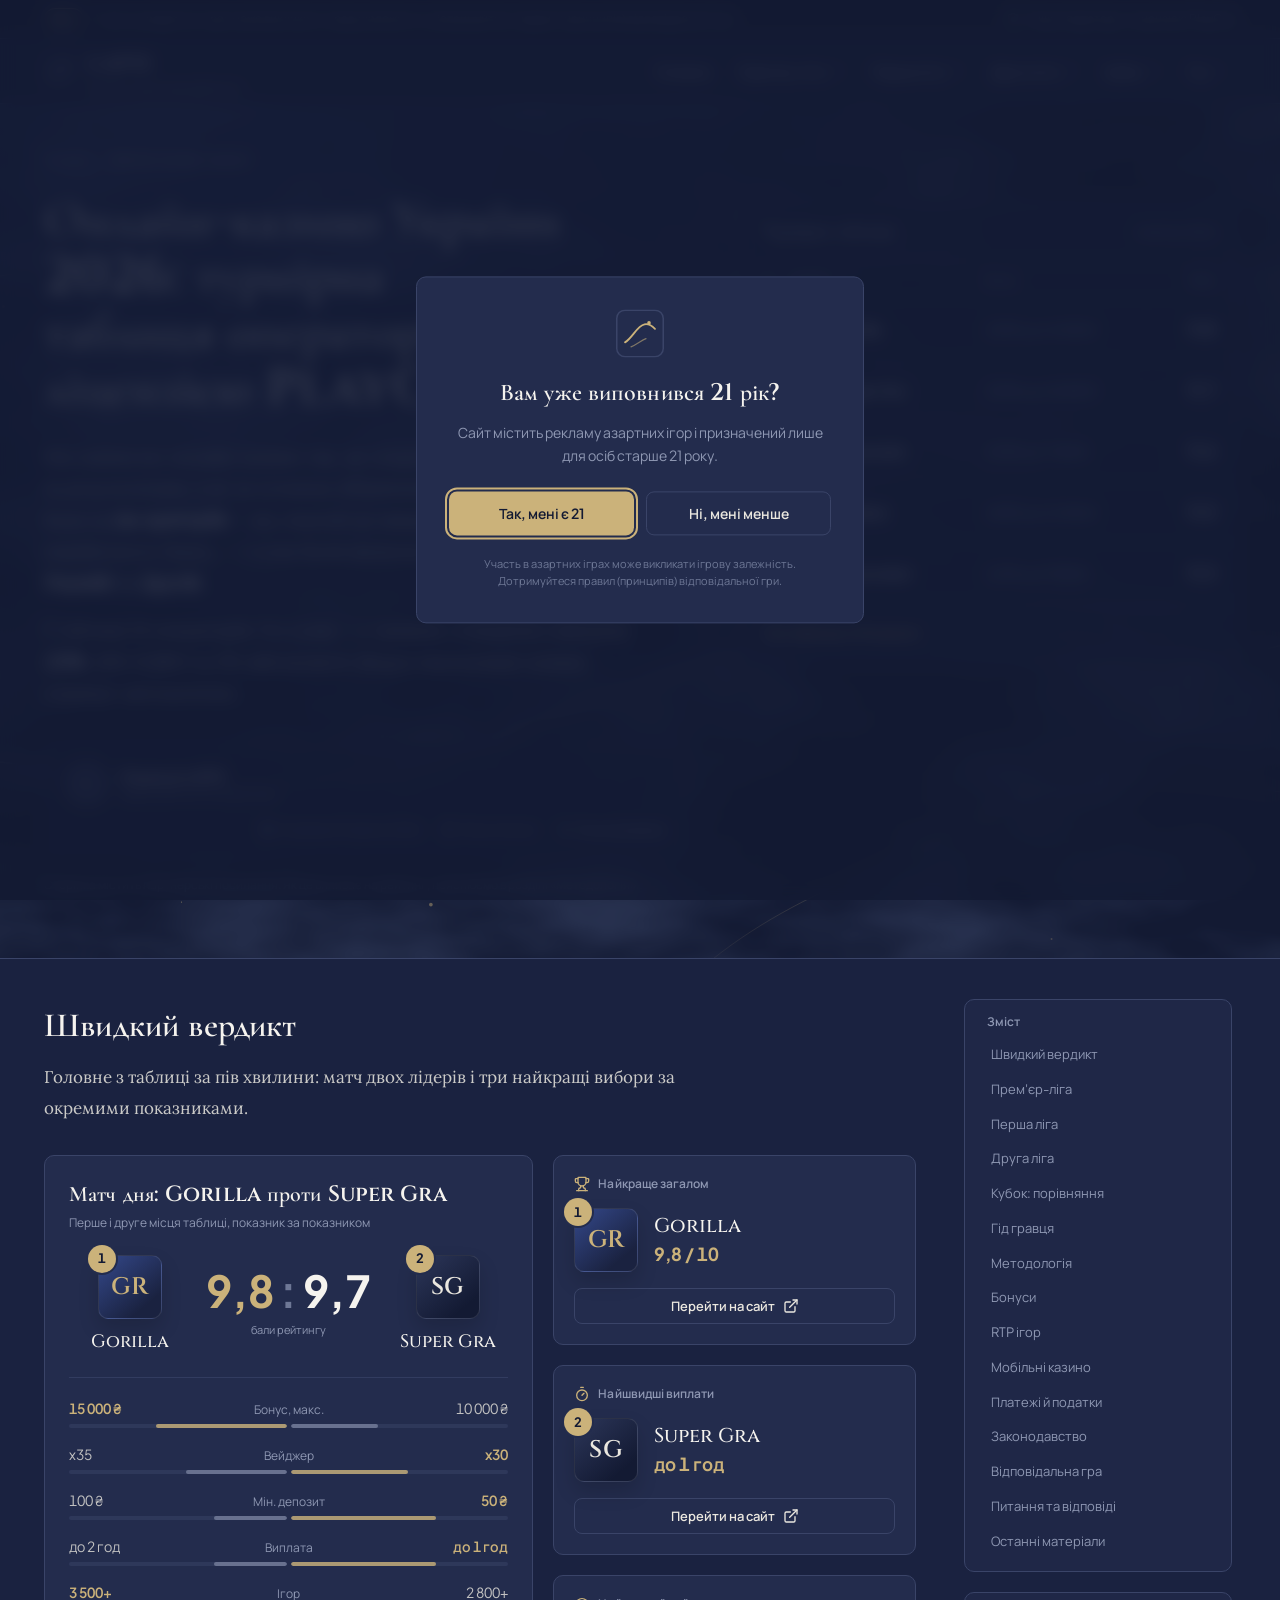
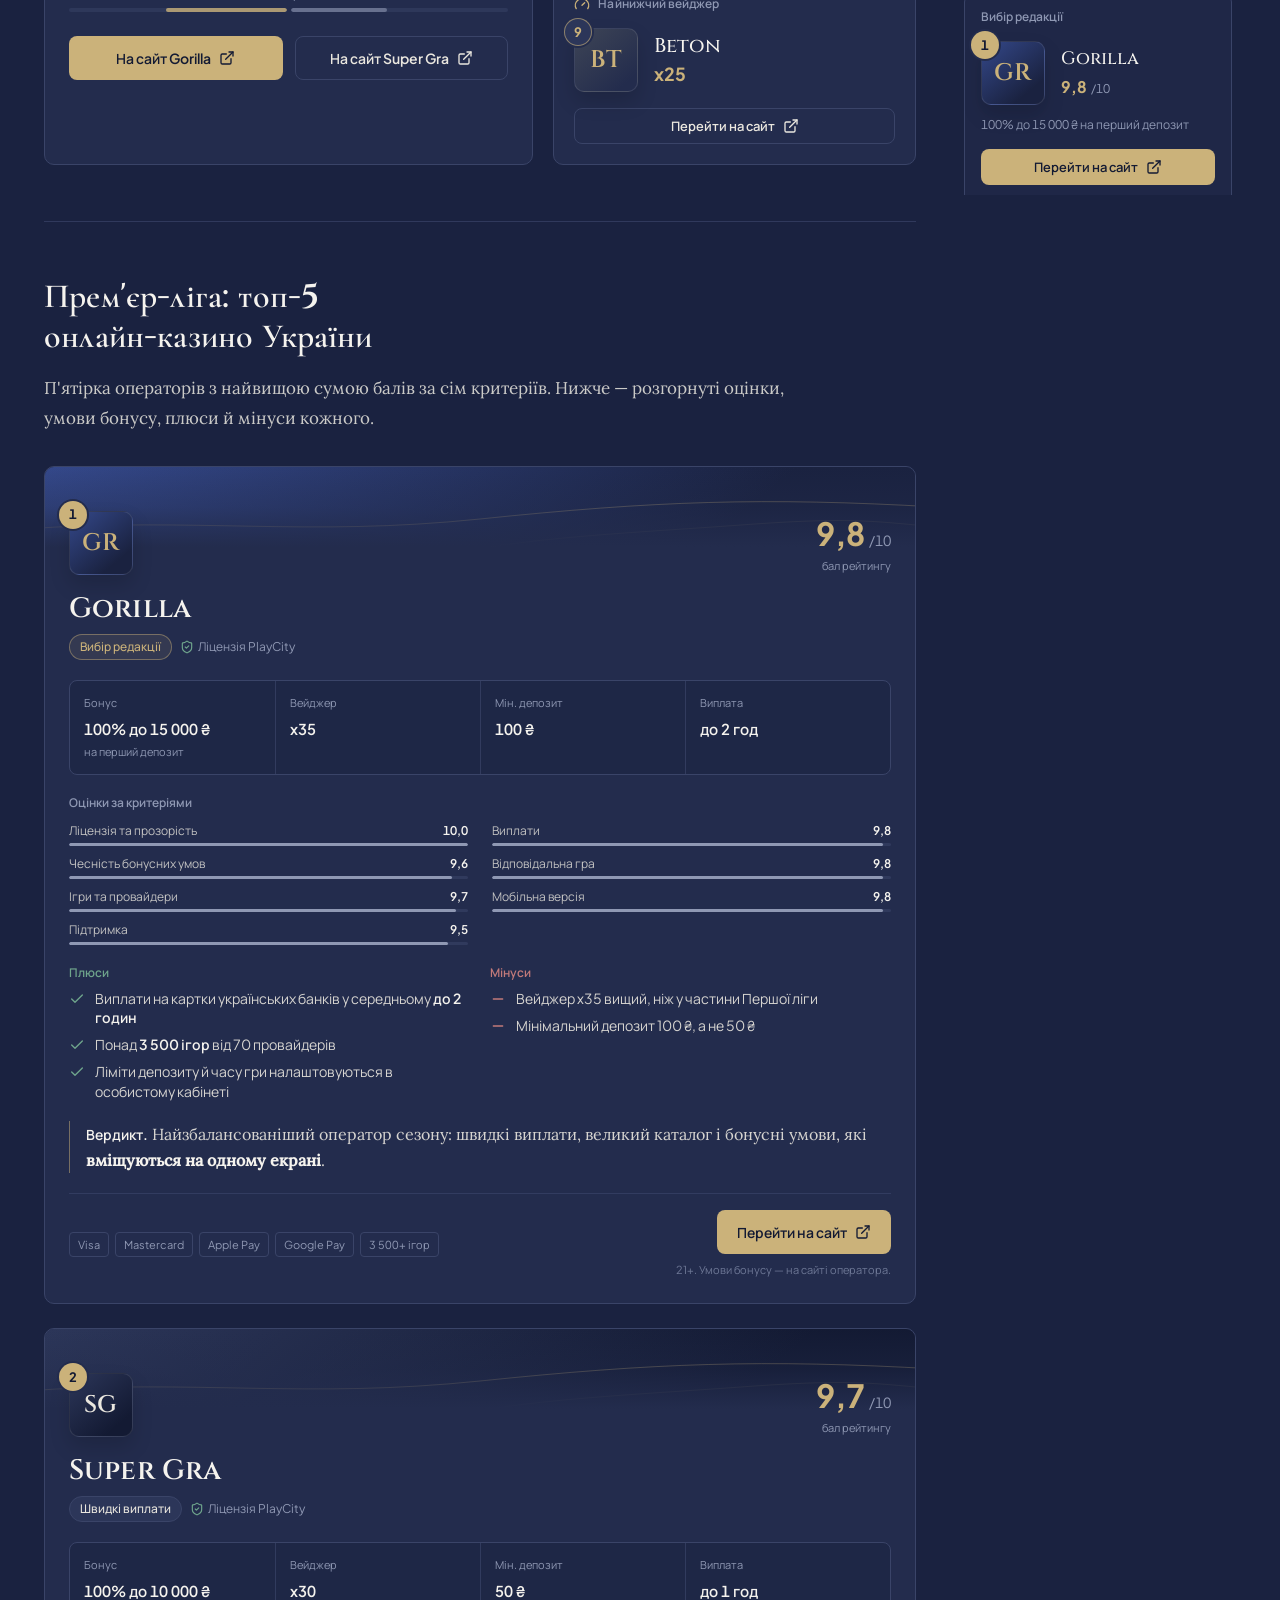
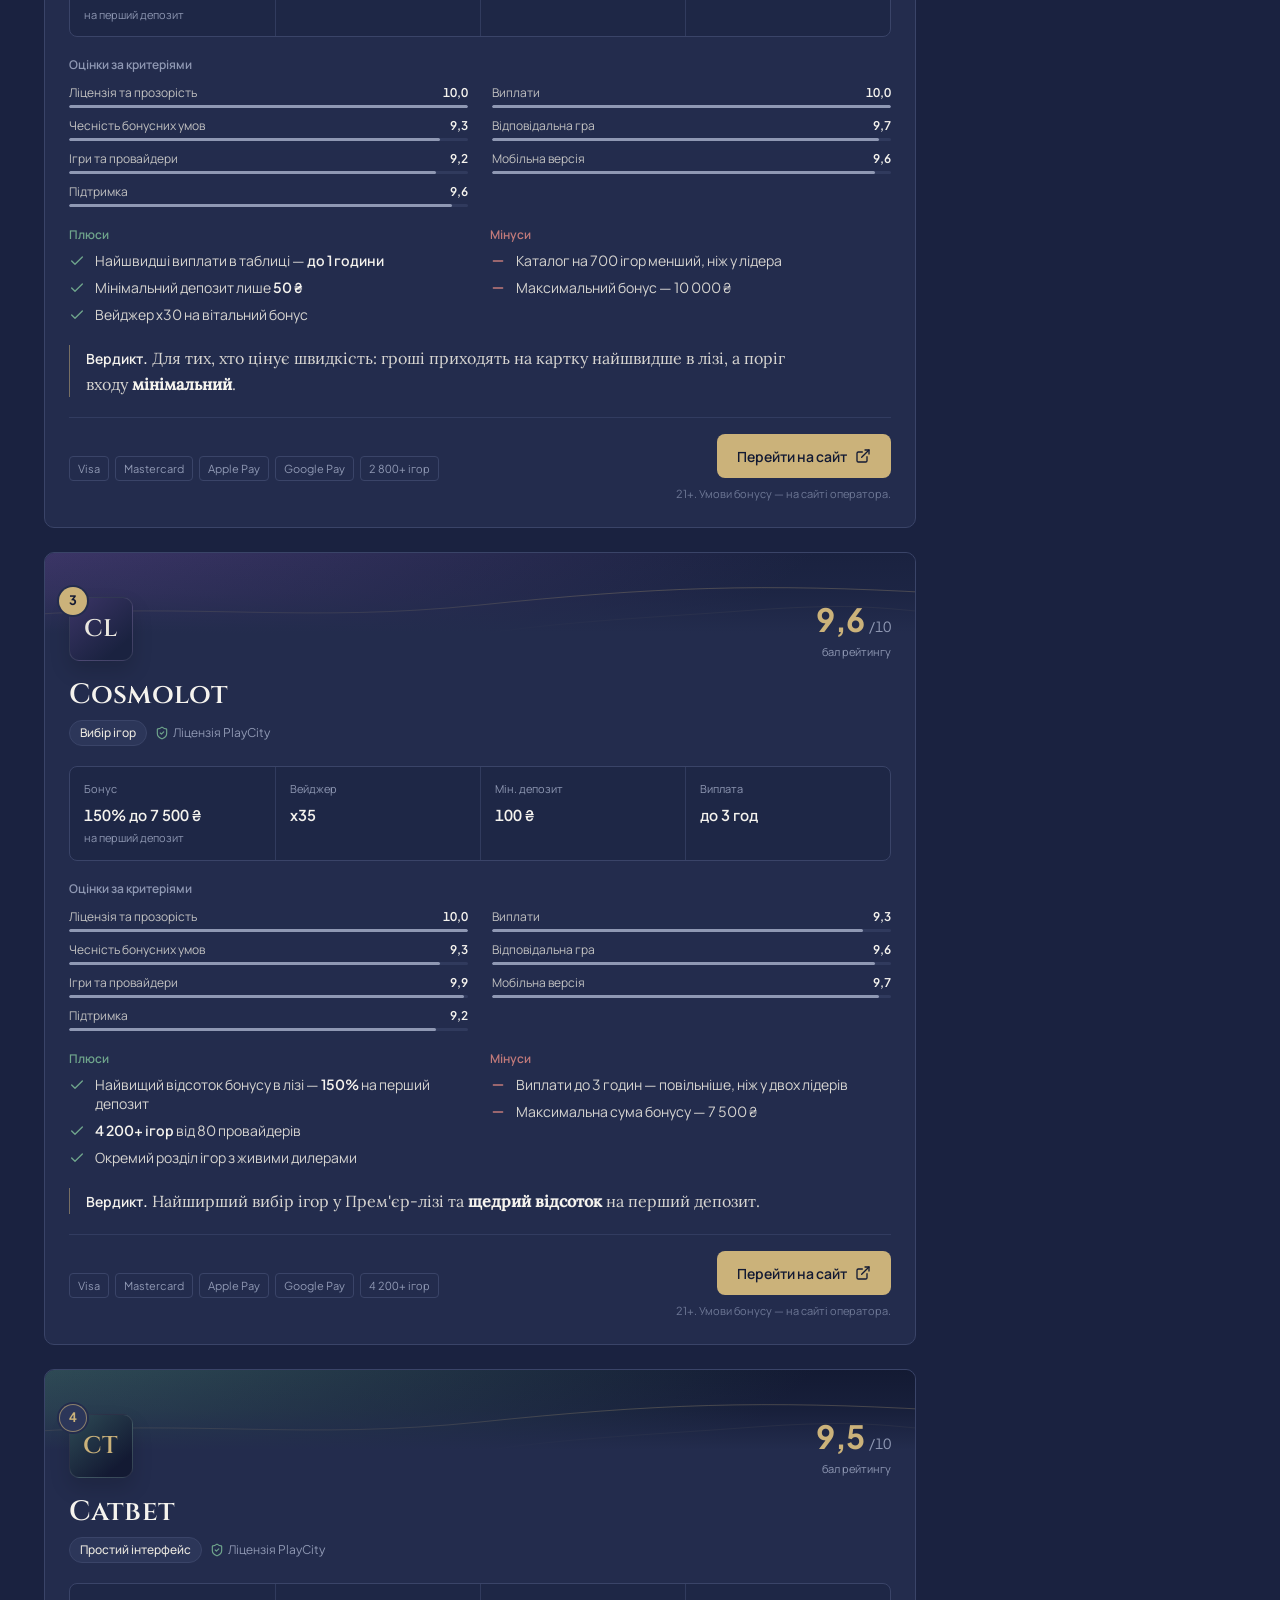
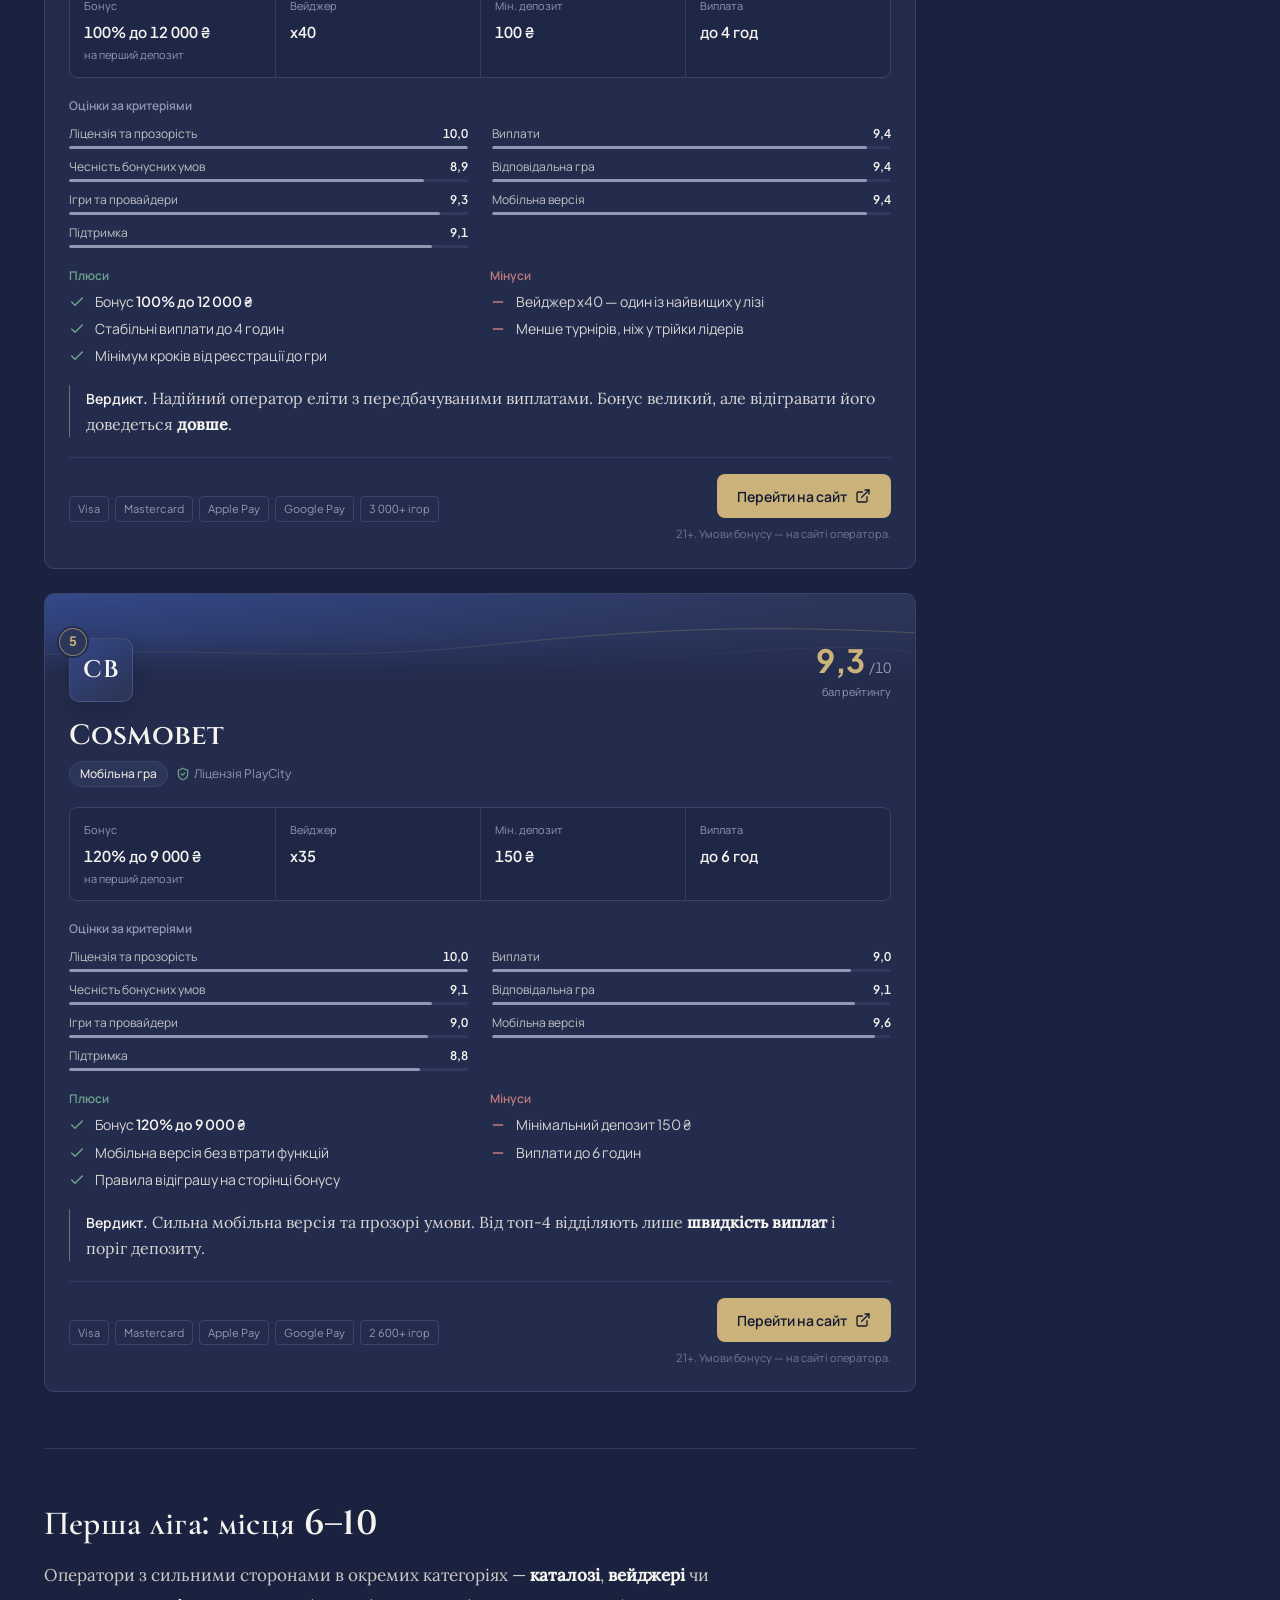
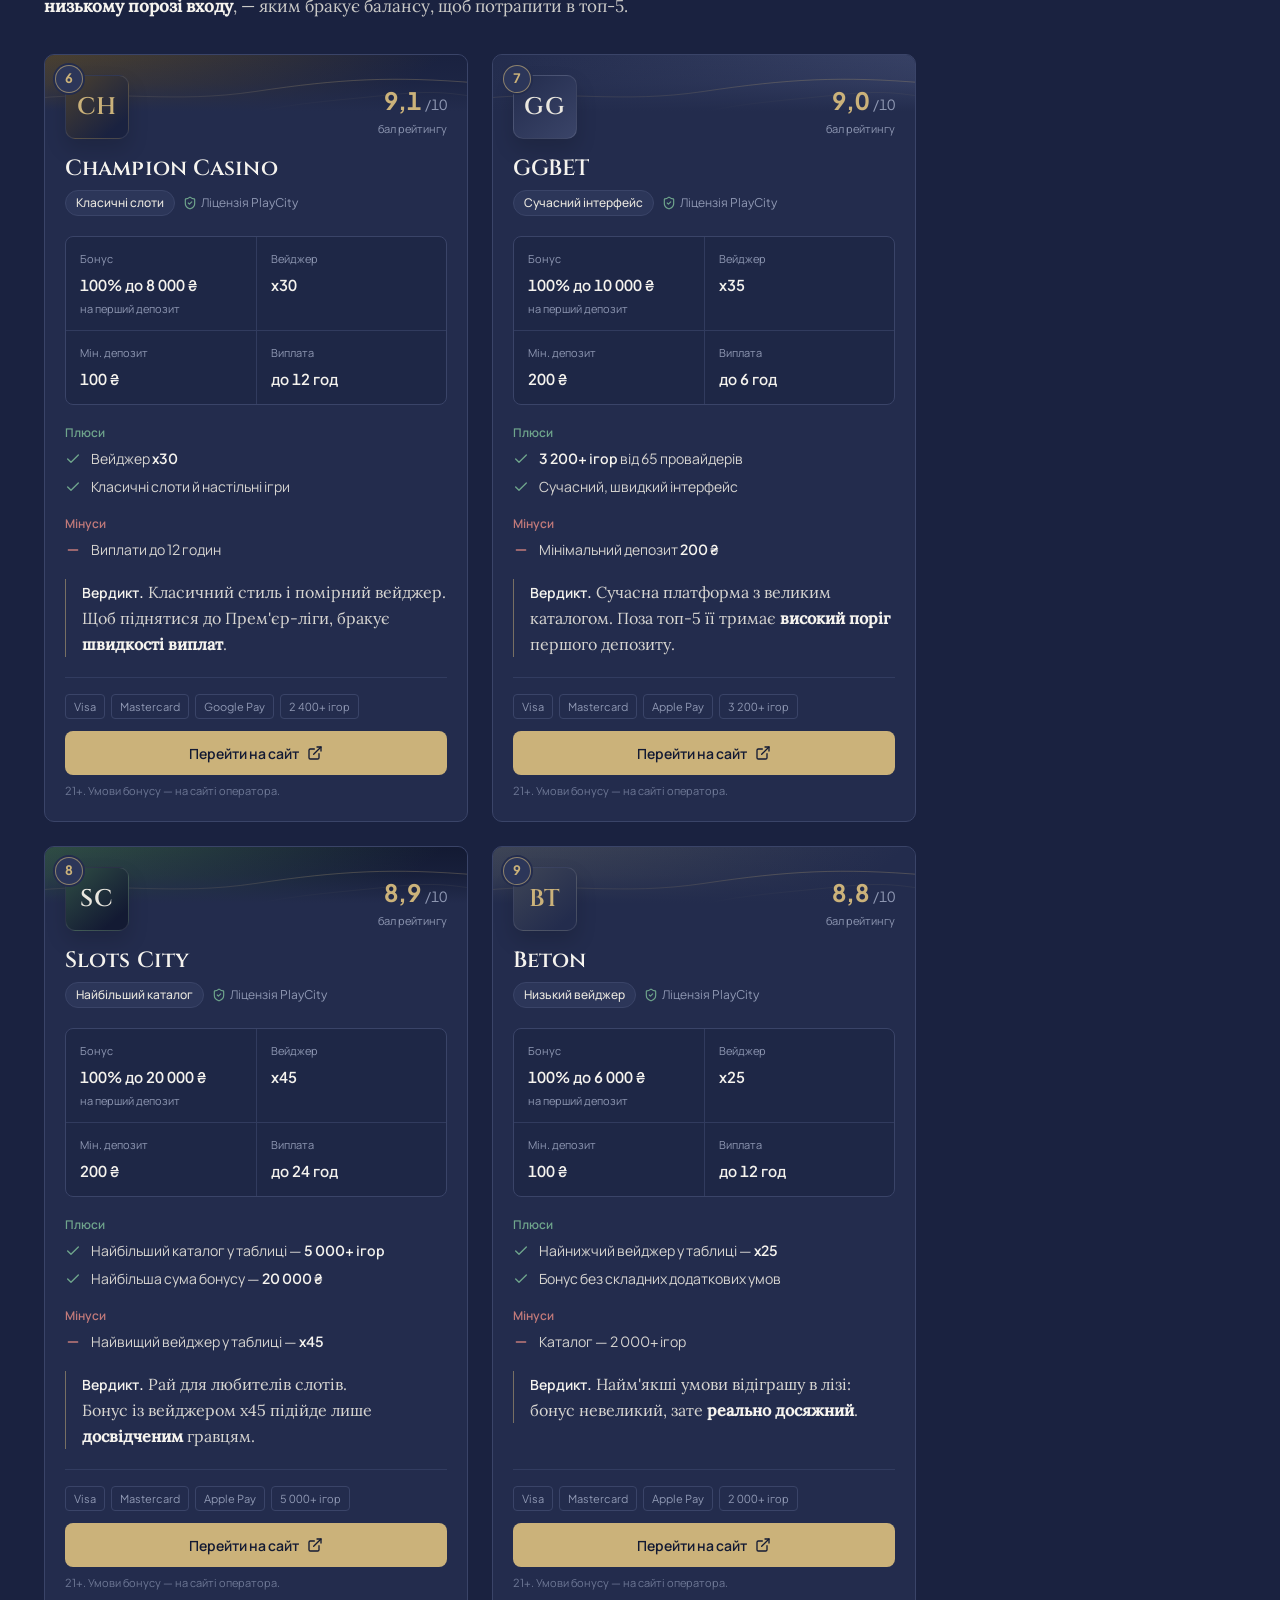
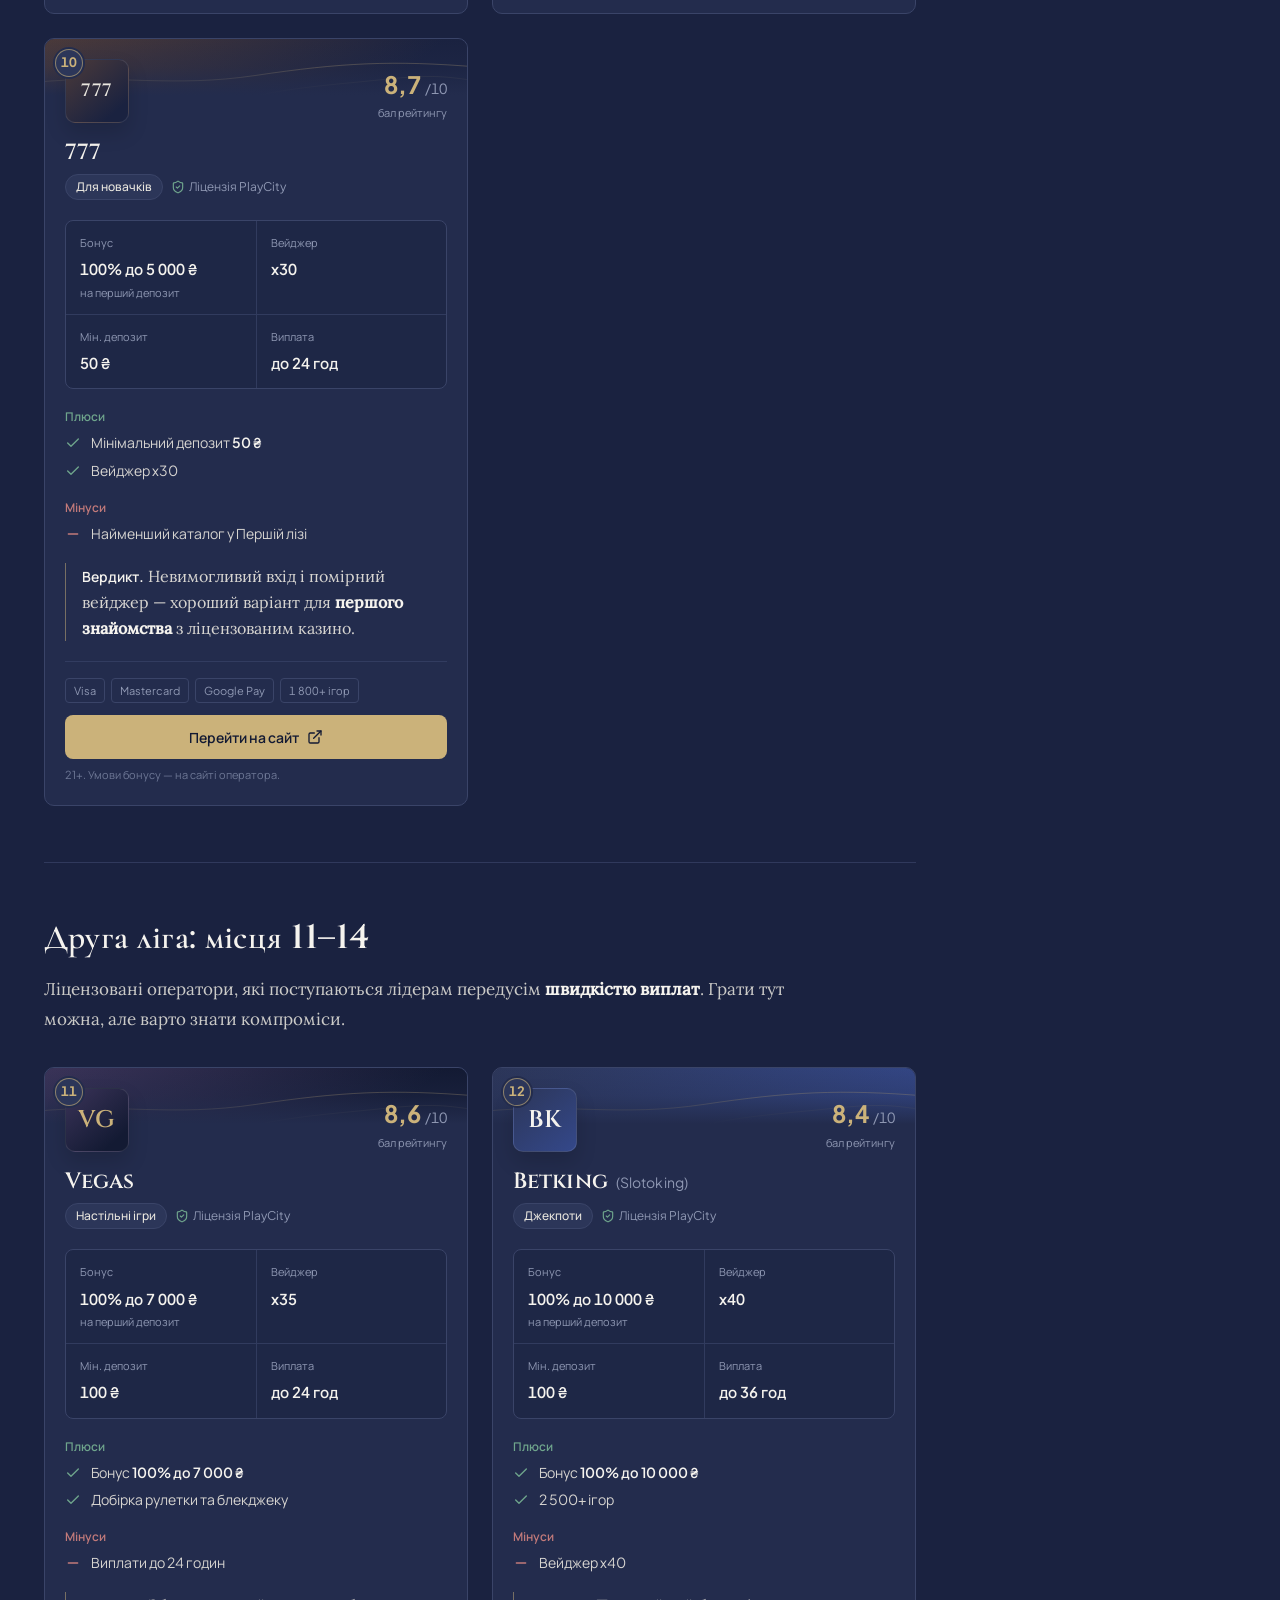
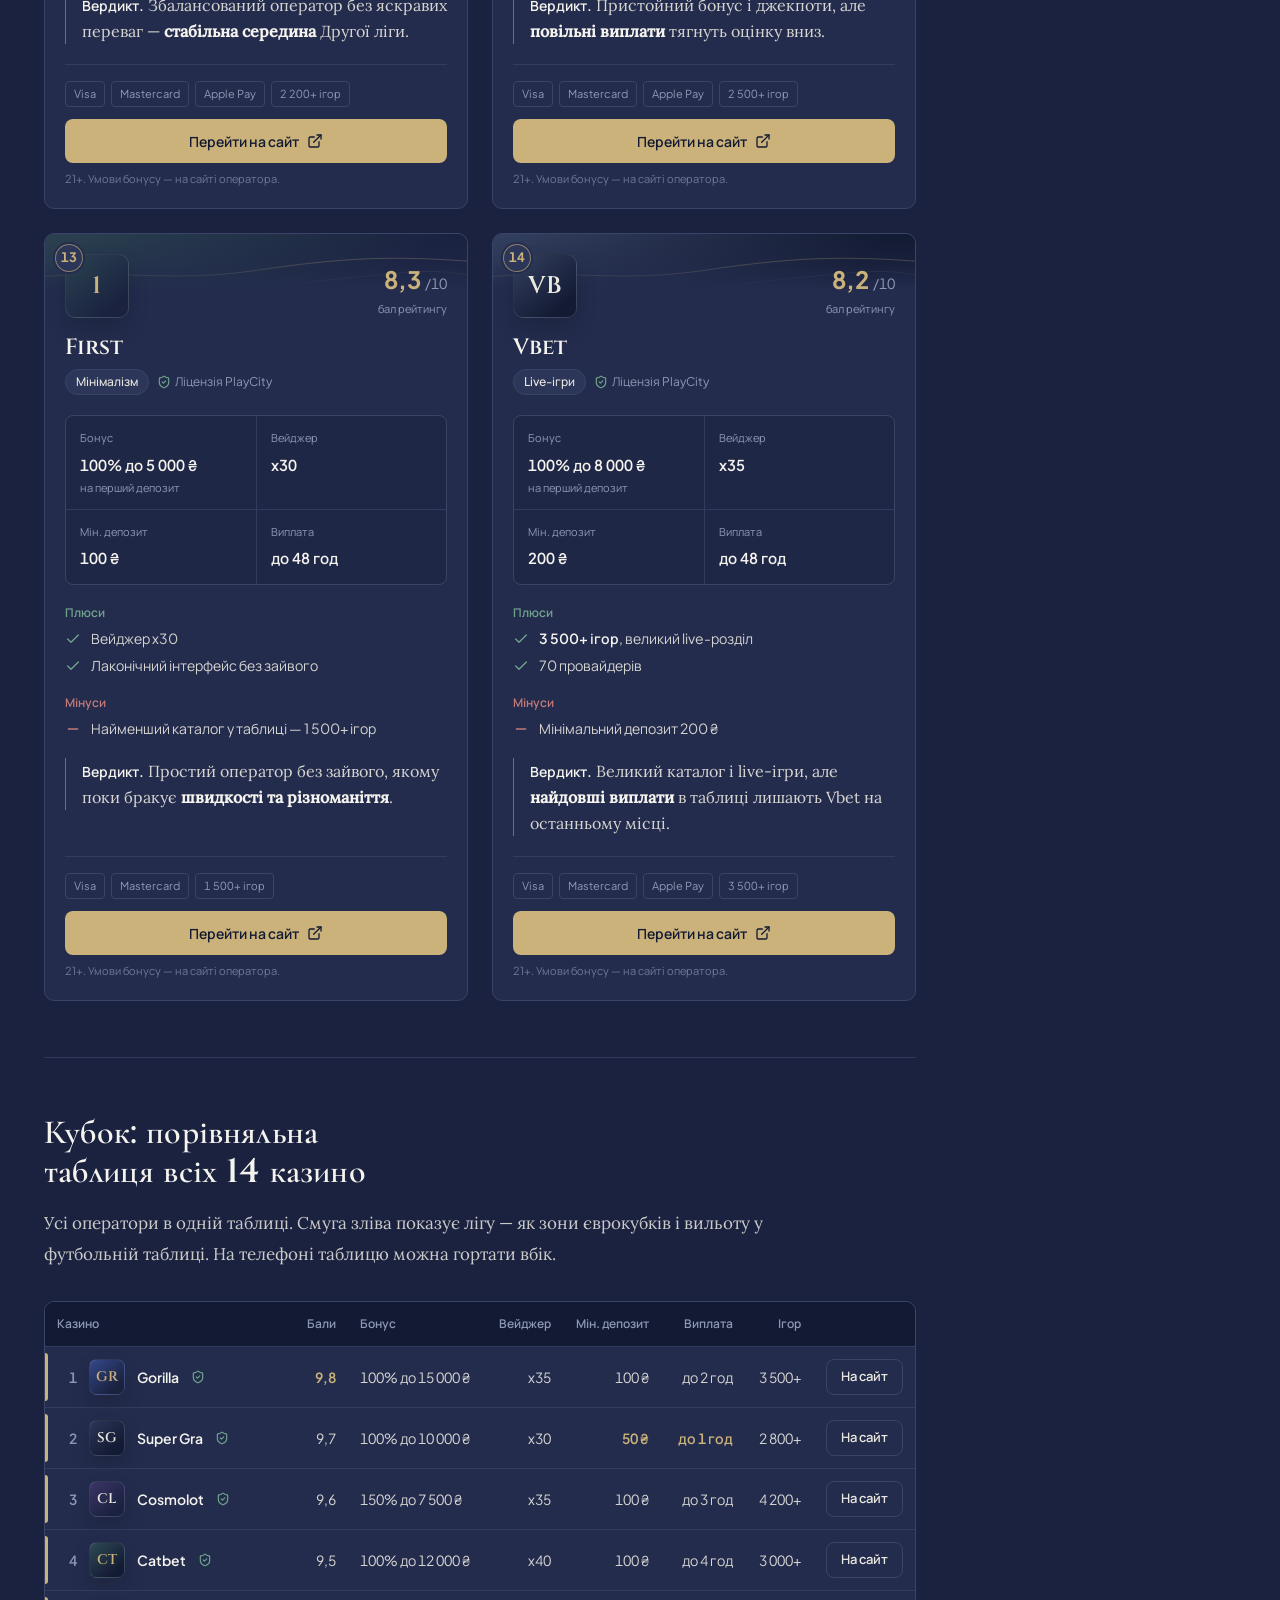
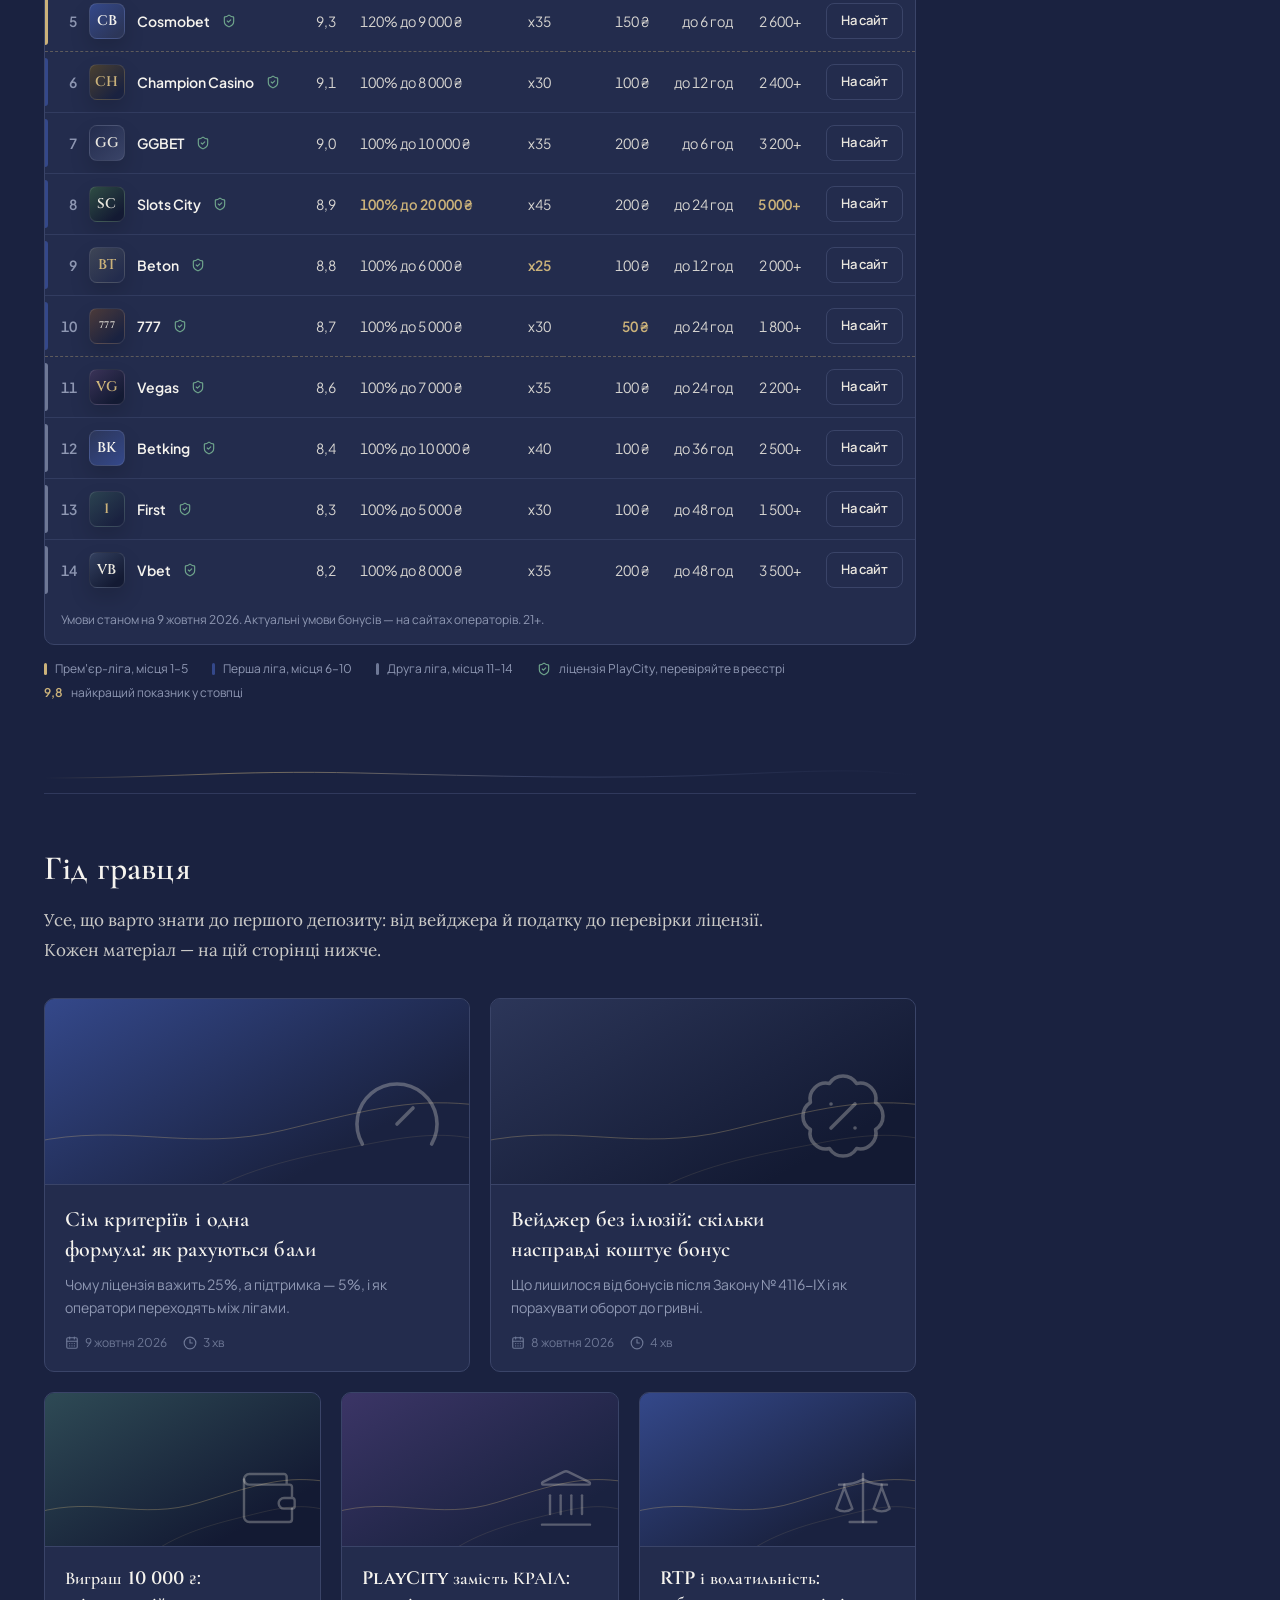
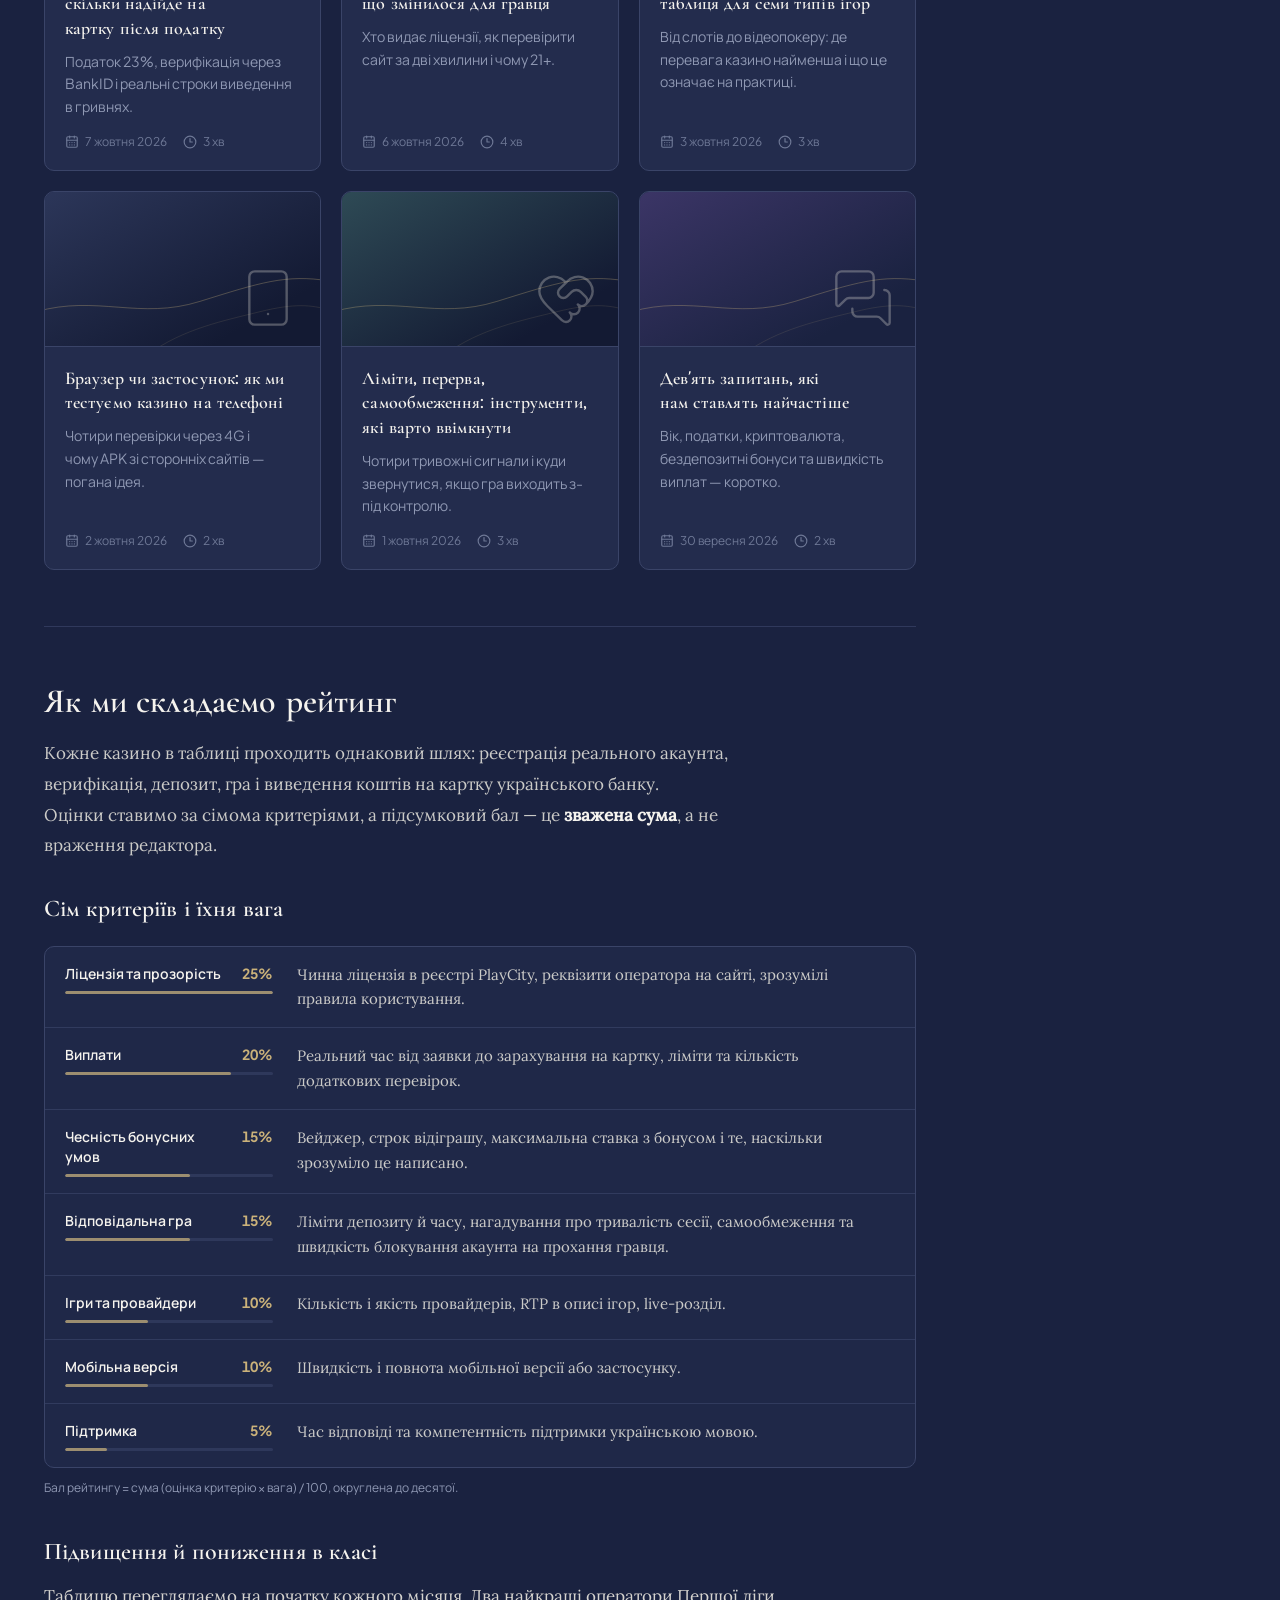
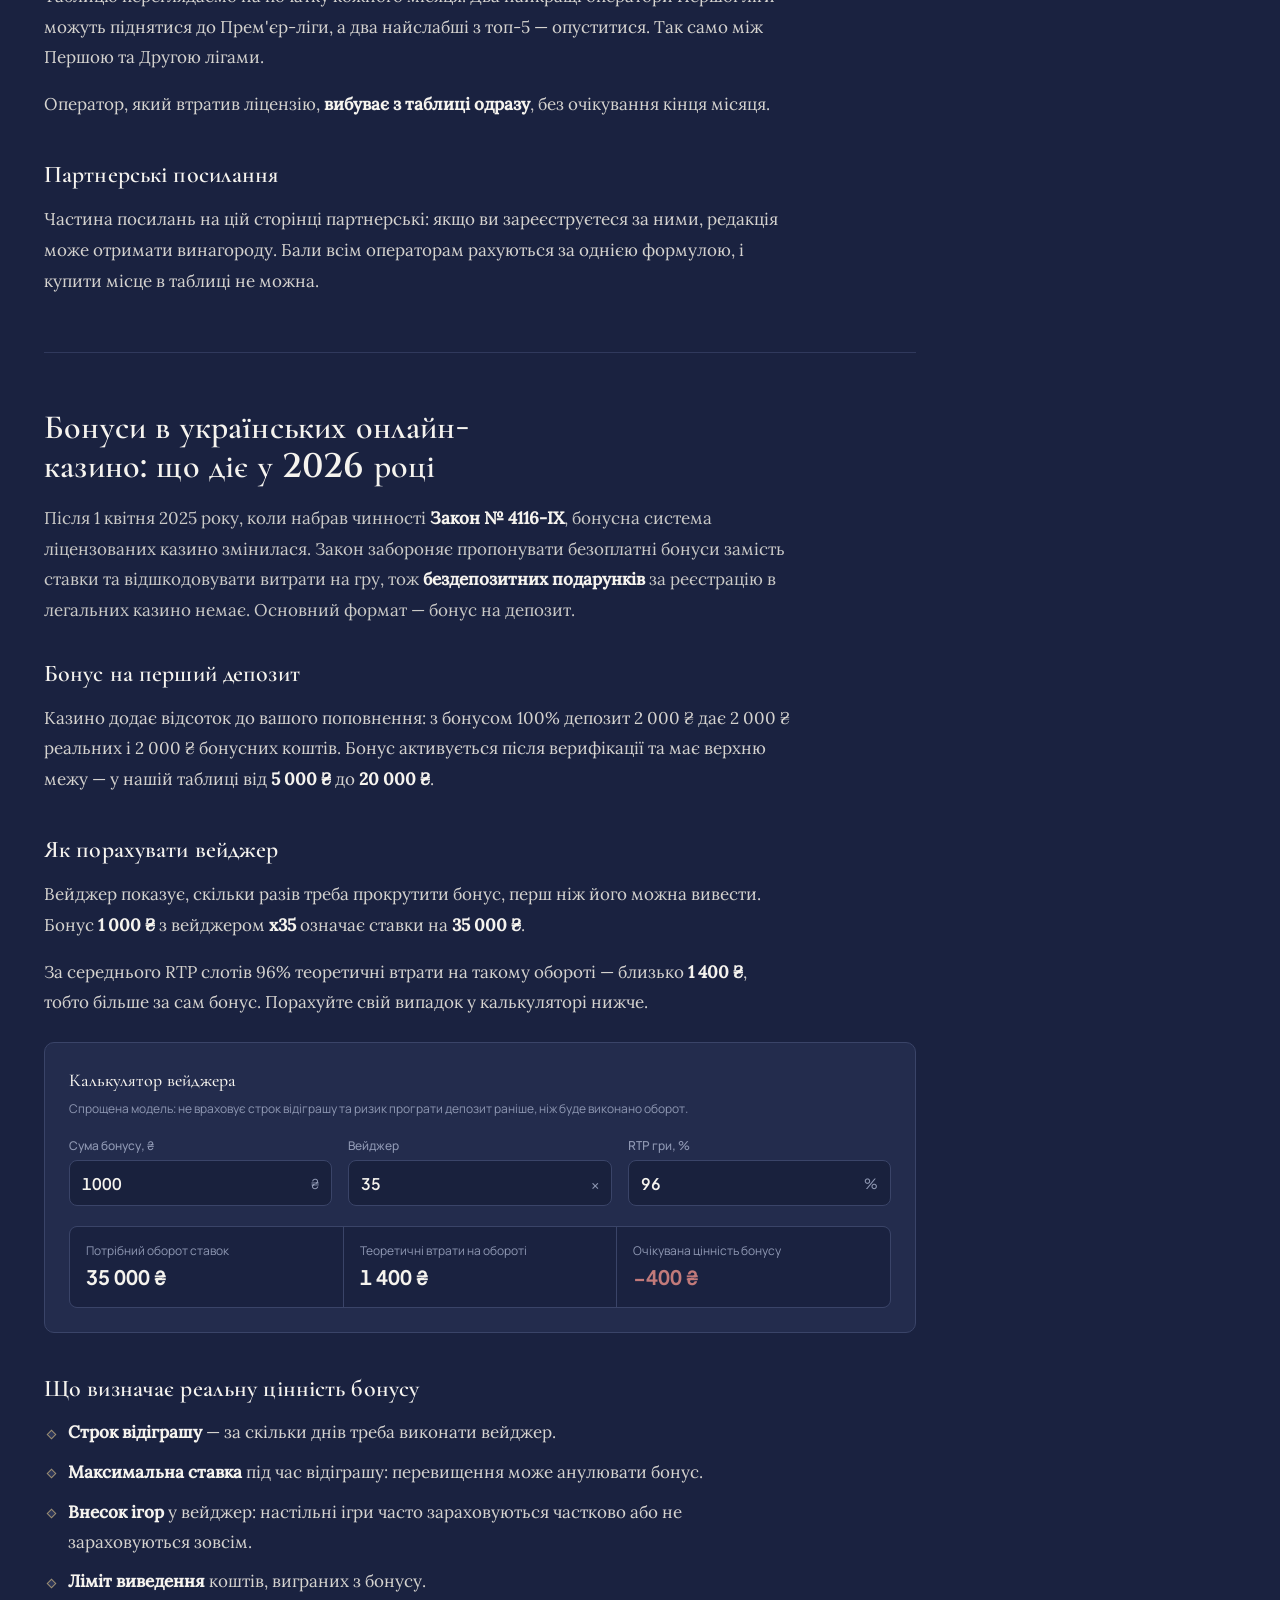
<file: index.html>
<!doctype html>
<html lang="uk" data-theme="dark">
  <head>
    <meta charset="UTF-8" />
    <meta name="viewport" content="width=device-width, initial-scale=1, viewport-fit=cover" />
    <title>Рейтинг онлайн-казино України 2026: турнірна таблиця операторів з ліцензією PlayCity</title>
    <meta
      name="description"
      content="Незалежна турнірна таблиця 14 онлайн-казино України: вейджер, мінімальний депозит у гривнях, швидкість виплат, ліцензія PlayCity та податок 23% з виграшу. Тільки для осіб 21+."
    />
    <meta name="robots" content="index, follow, max-image-preview:large" />
    <meta name="theme-color" content="#131A33" />
    <meta name="color-scheme" content="dark" />
    <meta name="rating" content="adult" />
    <!-- Set the production URL here once the repository is published -->
    <!-- <link rel="canonical" href="https://username.github.io/repository/" /> -->
    <meta property="og:type" content="article" />
    <meta property="og:locale" content="uk_UA" />
    <meta property="og:site_name" content="LAPIS" />
    <meta property="og:title" content="Турнірна таблиця онлайн-казино України 2026" />
    <meta
      property="og:description"
      content="14 операторів з ліцензією PlayCity у форматі футбольної ліги: виплати, вейджер, депозит у гривнях. 21+."
    />
    <meta name="twitter:card" content="summary" />
    <link rel="icon" type="image/svg+xml" href="./favicon.svg" />
    <script type="module" crossorigin src="./assets/index-SIlVTWVn.js"></script>
    <link rel="stylesheet" crossorigin href="./assets/index-B28LTLov.css">
  </head>
  <body>
    <div id="root"><a href="#content" class="sr-only focus:not-sr-only focus:fixed focus:left-4 focus:top-4 focus:z-[70] focus:rounded-md focus:bg-gold focus:px-4 focus:py-2 focus:font-ui focus:text-sm focus:font-semibold focus:text-lapis-deep">Перейти до змісту</a><div class="border-b border-lapis-border/70 bg-lapis-deep"><div class="mx-auto flex max-w-[1240px] items-start gap-3 px-4 py-2 font-ui text-xs text-lapis-secondary sm:items-center sm:px-6"><span data-slot="badge" class="inline-flex items-center gap-1.5 whitespace-nowrap rounded-full border font-ui text-xs leading-none [&amp;_svg]:size-3.5 [&amp;_svg]:shrink-0 border-gold bg-transparent px-2 py-1 font-semibold text-gold tabular" aria-label="Тільки для осіб старше 21 року">21<!-- -->+</span><p class="min-w-0 flex-1 leading-snug">Участь в азартних іграх може викликати ігрову залежність. Дотримуйтеся правил (принципів) відповідальної гри.</p><p class="hidden shrink-0 items-center gap-1.5 lg:flex"><svg xmlns="http://www.w3.org/2000/svg" width="24" height="24" viewBox="0 0 24 24" fill="none" stroke="currentColor" stroke-width="2" stroke-linecap="round" stroke-linejoin="round" class="lucide lucide-shield-check size-3.5 text-sage" aria-hidden="true"><path d="M20 13c0 5-3.5 7.5-7.66 8.95a1 1 0 0 1-.67-.01C7.5 20.5 4 18 4 13V6a1 1 0 0 1 1-1c2 0 4.5-1.2 6.24-2.72a1.17 1.17 0 0 1 1.52 0C14.51 3.81 17 5 19 5a1 1 0 0 1 1 1z"></path><path d="m9 12 2 2 4-4"></path></svg>Лише оператори з ліцензією <!-- -->PlayCity</p></div></div><header class="sticky top-0 z-40 border-b border-lapis-border/80 bg-lapis/95 backdrop-blur supports-[backdrop-filter]:bg-lapis/90"><div class="mx-auto flex h-16 max-w-[1240px] items-center gap-6 px-4 sm:px-6"><a href="#top" class="flex items-center gap-3 rounded-md" aria-label="LAPIS — на початок сторінки"><svg aria-hidden="true" viewBox="0 0 64 64" class="size-8"><rect width="64" height="64" rx="12" fill="#232C4D"></rect><rect x="1" y="1" width="62" height="62" rx="11" fill="none" stroke="#3A4468" stroke-width="2"></rect><path d="M12 44c10-6 16-22 26-24 6-1.2 10 2 14 6" fill="none" stroke="#CBB27A" stroke-width="2.4" stroke-linecap="round"></path><path d="M20 50c8-3 14-9 20-11" fill="none" stroke="#CBB27A" stroke-opacity=".55" stroke-width="1.6" stroke-linecap="round"></path><circle cx="44" cy="18" r="2.4" fill="#CBB27A"></circle></svg><span class="flex flex-col leading-none"><span class="font-heading text-xl font-semibold tracking-[0.08em] text-ivory-light">LAPIS</span><span class="mt-1 hidden font-ui text-[0.6875rem] text-lapis-secondary sm:block">Футбол, аналітика й рейтинги</span></span></a><nav aria-label="Головне меню" class="ml-auto hidden lg:block"><ul class="flex items-center gap-1 font-ui text-sm"><li class="group relative"><a href="#top" class="flex items-center gap-1 rounded-md px-3 py-2 text-ivory/90 transition-colors hover:bg-lapis-elevated hover:text-ivory-light">Головна</a></li><li class="group relative"><a href="#premier" class="flex items-center gap-1 rounded-md px-3 py-2 text-ivory/90 transition-colors hover:bg-lapis-elevated hover:text-ivory-light">Прем&#x27;єр-ліга<svg xmlns="http://www.w3.org/2000/svg" width="24" height="24" viewBox="0 0 24 24" fill="none" stroke="currentColor" stroke-width="2" stroke-linecap="round" stroke-linejoin="round" class="lucide lucide-chevron-down size-3.5 text-lapis-secondary transition-transform group-focus-within:rotate-180 group-hover:rotate-180" aria-hidden="true"><path d="m6 9 6 6 6-6"></path></svg></a><ul class="invisible absolute top-full z-50 min-w-48 translate-y-1 rounded-[var(--radius-control)] border border-lapis-border bg-lapis-elevated p-1.5 opacity-0 transition-all duration-150 group-focus-within:visible group-focus-within:translate-y-0 group-focus-within:opacity-100 group-hover:visible group-hover:translate-y-0 group-hover:opacity-100 left-0"><li><a href="#premier" class="block rounded-md px-3 py-2 text-[0.8125rem] text-lapis-secondary hover:bg-lapis-surface hover:text-ivory-light">Топ-5 казино</a></li></ul></li><li class="group relative"><a href="#first" class="flex items-center gap-1 rounded-md px-3 py-2 text-ivory/90 transition-colors hover:bg-lapis-elevated hover:text-ivory-light">Перша ліга<svg xmlns="http://www.w3.org/2000/svg" width="24" height="24" viewBox="0 0 24 24" fill="none" stroke="currentColor" stroke-width="2" stroke-linecap="round" stroke-linejoin="round" class="lucide lucide-chevron-down size-3.5 text-lapis-secondary transition-transform group-focus-within:rotate-180 group-hover:rotate-180" aria-hidden="true"><path d="m6 9 6 6 6-6"></path></svg></a><ul class="invisible absolute top-full z-50 min-w-48 translate-y-1 rounded-[var(--radius-control)] border border-lapis-border bg-lapis-elevated p-1.5 opacity-0 transition-all duration-150 group-focus-within:visible group-focus-within:translate-y-0 group-focus-within:opacity-100 group-hover:visible group-hover:translate-y-0 group-hover:opacity-100 left-0"><li><a href="#first" class="block rounded-md px-3 py-2 text-[0.8125rem] text-lapis-secondary hover:bg-lapis-surface hover:text-ivory-light">Місця 6–10</a></li></ul></li><li class="group relative"><a href="#second" class="flex items-center gap-1 rounded-md px-3 py-2 text-ivory/90 transition-colors hover:bg-lapis-elevated hover:text-ivory-light">Друга ліга<svg xmlns="http://www.w3.org/2000/svg" width="24" height="24" viewBox="0 0 24 24" fill="none" stroke="currentColor" stroke-width="2" stroke-linecap="round" stroke-linejoin="round" class="lucide lucide-chevron-down size-3.5 text-lapis-secondary transition-transform group-focus-within:rotate-180 group-hover:rotate-180" aria-hidden="true"><path d="m6 9 6 6 6-6"></path></svg></a><ul class="invisible absolute top-full z-50 min-w-48 translate-y-1 rounded-[var(--radius-control)] border border-lapis-border bg-lapis-elevated p-1.5 opacity-0 transition-all duration-150 group-focus-within:visible group-focus-within:translate-y-0 group-focus-within:opacity-100 group-hover:visible group-hover:translate-y-0 group-hover:opacity-100 left-0"><li><a href="#second" class="block rounded-md px-3 py-2 text-[0.8125rem] text-lapis-secondary hover:bg-lapis-surface hover:text-ivory-light">Місця 11–14</a></li></ul></li><li class="group relative"><a href="#cup" class="flex items-center gap-1 rounded-md px-3 py-2 text-ivory/90 transition-colors hover:bg-lapis-elevated hover:text-ivory-light">Кубок<svg xmlns="http://www.w3.org/2000/svg" width="24" height="24" viewBox="0 0 24 24" fill="none" stroke="currentColor" stroke-width="2" stroke-linecap="round" stroke-linejoin="round" class="lucide lucide-chevron-down size-3.5 text-lapis-secondary transition-transform group-focus-within:rotate-180 group-hover:rotate-180" aria-hidden="true"><path d="m6 9 6 6 6-6"></path></svg></a><ul class="invisible absolute top-full z-50 min-w-48 translate-y-1 rounded-[var(--radius-control)] border border-lapis-border bg-lapis-elevated p-1.5 opacity-0 transition-all duration-150 group-focus-within:visible group-focus-within:translate-y-0 group-focus-within:opacity-100 group-hover:visible group-hover:translate-y-0 group-hover:opacity-100 left-0"><li><a href="#cup" class="block rounded-md px-3 py-2 text-[0.8125rem] text-lapis-secondary hover:bg-lapis-surface hover:text-ivory-light">Порівняльна таблиця</a></li></ul></li><li class="group relative"><a href="#guide" class="flex items-center gap-1 rounded-md px-3 py-2 text-ivory/90 transition-colors hover:bg-lapis-elevated hover:text-ivory-light">Гід<svg xmlns="http://www.w3.org/2000/svg" width="24" height="24" viewBox="0 0 24 24" fill="none" stroke="currentColor" stroke-width="2" stroke-linecap="round" stroke-linejoin="round" class="lucide lucide-chevron-down size-3.5 text-lapis-secondary transition-transform group-focus-within:rotate-180 group-hover:rotate-180" aria-hidden="true"><path d="m6 9 6 6 6-6"></path></svg></a><ul class="invisible absolute top-full z-50 min-w-48 translate-y-1 rounded-[var(--radius-control)] border border-lapis-border bg-lapis-elevated p-1.5 opacity-0 transition-all duration-150 group-focus-within:visible group-focus-within:translate-y-0 group-focus-within:opacity-100 group-hover:visible group-hover:translate-y-0 group-hover:opacity-100 right-0"><li><a href="#bonuses" class="block rounded-md px-3 py-2 text-[0.8125rem] text-lapis-secondary hover:bg-lapis-surface hover:text-ivory-light">Бонуси</a></li><li><a href="#payments" class="block rounded-md px-3 py-2 text-[0.8125rem] text-lapis-secondary hover:bg-lapis-surface hover:text-ivory-light">Платежі</a></li><li><a href="#legal" class="block rounded-md px-3 py-2 text-[0.8125rem] text-lapis-secondary hover:bg-lapis-surface hover:text-ivory-light">Законодавство</a></li><li><a href="#responsible" class="block rounded-md px-3 py-2 text-[0.8125rem] text-lapis-secondary hover:bg-lapis-surface hover:text-ivory-light">Відповідальна гра</a></li></ul></li></ul></nav><button type="button" class="ml-auto inline-flex size-10 items-center justify-center rounded-md border border-lapis-border text-ivory lg:hidden" aria-expanded="false" aria-controls="mobile-menu" aria-label="Відкрити меню"><svg xmlns="http://www.w3.org/2000/svg" width="24" height="24" viewBox="0 0 24 24" fill="none" stroke="currentColor" stroke-width="2" stroke-linecap="round" stroke-linejoin="round" class="lucide lucide-menu size-5" aria-hidden="true"><path d="M4 5h16"></path><path d="M4 12h16"></path><path d="M4 19h16"></path></svg></button></div><nav id="mobile-menu" aria-label="Мобільне меню" class="border-t border-lapis-border bg-lapis lg:hidden hidden"><ul class="mx-auto max-w-[1240px] px-4 py-3 font-ui text-sm sm:px-6"><li class="border-b border-lapis-border/50 last:border-0"><a href="#top" class="block py-3 font-semibold text-ivory-light">Головна</a></li><li class="border-b border-lapis-border/50 last:border-0"><a href="#premier" class="block py-3 font-semibold text-ivory-light">Прем&#x27;єр-ліга</a></li><li class="border-b border-lapis-border/50 last:border-0"><a href="#first" class="block py-3 font-semibold text-ivory-light">Перша ліга</a></li><li class="border-b border-lapis-border/50 last:border-0"><a href="#second" class="block py-3 font-semibold text-ivory-light">Друга ліга</a></li><li class="border-b border-lapis-border/50 last:border-0"><a href="#cup" class="block py-3 font-semibold text-ivory-light">Кубок</a></li><li class="border-b border-lapis-border/50 last:border-0"><a href="#guide" class="block py-3 font-semibold text-ivory-light">Гід</a><ul class="flex flex-wrap gap-2 pb-3"><li><a href="#bonuses" class="inline-block rounded-full border border-lapis-border px-3 py-1.5 text-xs text-lapis-secondary">Бонуси</a></li><li><a href="#payments" class="inline-block rounded-full border border-lapis-border px-3 py-1.5 text-xs text-lapis-secondary">Платежі</a></li><li><a href="#legal" class="inline-block rounded-full border border-lapis-border px-3 py-1.5 text-xs text-lapis-secondary">Законодавство</a></li><li><a href="#responsible" class="inline-block rounded-full border border-lapis-border px-3 py-1.5 text-xs text-lapis-secondary">Відповідальна гра</a></li></ul></li></ul></nav></header><main><section id="top" aria-labelledby="page-title" class="relative overflow-hidden border-b border-lapis-border bg-lapis-deep"><svg aria-hidden="true" focusable="false" class="pointer-events-none absolute inset-0 h-full w-full" viewBox="0 0 1200 600" preserveAspectRatio="xMidYMid slice"><defs><filter id="stone-_R_1c_" x="0" y="0" width="100%" height="100%"><feTurbulence type="fractalNoise" baseFrequency="0.006 0.011" numOctaves="4" seed="11" result="noise"></feTurbulence><feColorMatrix in="noise" type="matrix" values="0 0 0 0 0.204
                    0 0 0 0 0.282
                    0 0 0 0 0.541
                    0 0 0 1.4 -0.55"></feColorMatrix></filter><linearGradient id="vein-_R_1c_" x1="0" x2="1" y1="0" y2="0"><stop offset="0" stop-color="#CBB27A" stop-opacity="0"></stop><stop offset="0.35" stop-color="#CBB27A" stop-opacity="0.55"></stop><stop offset="0.7" stop-color="#D8C190" stop-opacity="0.35"></stop><stop offset="1" stop-color="#CBB27A" stop-opacity="0"></stop></linearGradient></defs><rect width="1200" height="600" filter="url(#stone-_R_1c_)" opacity="0.32"></rect><circle cx="613.9" cy="318" r="1.02" fill="#CBB27A" opacity="0.42"></circle><circle cx="1020.9" cy="322.8" r="0.44" fill="#CBB27A" opacity="0.39"></circle><circle cx="729.3" cy="270.2" r="0.88" fill="#CBB27A" opacity="0.52"></circle><circle cx="504" cy="402.1" r="1.1" fill="#CBB27A" opacity="0.24"></circle><circle cx="214.2" cy="165.7" r="0.79" fill="#CBB27A" opacity="0.33"></circle><circle cx="699" cy="76.5" r="1.01" fill="#CBB27A" opacity="0.41"></circle><circle cx="502.1" cy="506.6" r="1.24" fill="#CBB27A" opacity="0.49"></circle><circle cx="381.1" cy="373.9" r="0.63" fill="#CBB27A" opacity="0.2"></circle><circle cx="889.1" cy="586.6" r="0.68" fill="#CBB27A" opacity="0.24"></circle><circle cx="892.3" cy="208.3" r="0.96" fill="#CBB27A" opacity="0.41"></circle><circle cx="1014.6" cy="85.9" r="1.28" fill="#CBB27A" opacity="0.51"></circle><circle cx="461.7" cy="15.2" r="0.43" fill="#CBB27A" opacity="0.52"></circle><circle cx="596.7" cy="315.7" r="0.65" fill="#CBB27A" opacity="0.38"></circle><circle cx="881.1" cy="53.3" r="1.06" fill="#CBB27A" opacity="0.2"></circle><circle cx="533.4" cy="380.9" r="1.43" fill="#CBB27A" opacity="0.35"></circle><circle cx="559.4" cy="211.7" r="0.4" fill="#CBB27A" opacity="0.47"></circle><circle cx="503.3" cy="455.7" r="0.68" fill="#CBB27A" opacity="0.4"></circle><circle cx="417.4" cy="505.4" r="0.53" fill="#CBB27A" opacity="0.23"></circle><circle cx="756.3" cy="374.2" r="0.49" fill="#CBB27A" opacity="0.33"></circle><circle cx="453.1" cy="562.4" r="1.29" fill="#CBB27A" opacity="0.43"></circle><circle cx="493.1" cy="551.3" r="1" fill="#CBB27A" opacity="0.35"></circle><circle cx="369.4" cy="308.7" r="0.36" fill="#CBB27A" opacity="0.53"></circle><circle cx="361.9" cy="244.9" r="0.49" fill="#CBB27A" opacity="0.21"></circle><circle cx="894.1" cy="326.7" r="0.92" fill="#CBB27A" opacity="0.22"></circle><circle cx="671.6" cy="373.2" r="1.32" fill="#CBB27A" opacity="0.56"></circle><circle cx="717.8" cy="362.2" r="0.98" fill="#CBB27A" opacity="0.37"></circle><circle cx="113.3" cy="391" r="1.07" fill="#CBB27A" opacity="0.58"></circle><circle cx="852.6" cy="81" r="0.5" fill="#CBB27A" opacity="0.44"></circle><circle cx="1166.5" cy="206.1" r="1.37" fill="#CBB27A" opacity="0.33"></circle><circle cx="912.8" cy="392.3" r="0.43" fill="#CBB27A" opacity="0.29"></circle><circle cx="796.8" cy="295.4" r="1.04" fill="#CBB27A" opacity="0.27"></circle><circle cx="861.7" cy="188.9" r="0.45" fill="#CBB27A" opacity="0.4"></circle><circle cx="457.1" cy="108.6" r="1.25" fill="#CBB27A" opacity="0.55"></circle><circle cx="900.7" cy="3" r="0.83" fill="#CBB27A" opacity="0.52"></circle><circle cx="683.1" cy="420.2" r="1.04" fill="#CBB27A" opacity="0.18"></circle><circle cx="595.3" cy="294.7" r="0.53" fill="#CBB27A" opacity="0.5"></circle><circle cx="76.4" cy="50.9" r="1.45" fill="#CBB27A" opacity="0.43"></circle><circle cx="844.7" cy="500.9" r="1.36" fill="#CBB27A" opacity="0.57"></circle><circle cx="60.7" cy="101.1" r="1.01" fill="#CBB27A" opacity="0.34"></circle><circle cx="500.8" cy="319.8" r="0.41" fill="#CBB27A" opacity="0.2"></circle><circle cx="555.1" cy="162.3" r="0.81" fill="#CBB27A" opacity="0.47"></circle><circle cx="496.6" cy="202.9" r="1" fill="#CBB27A" opacity="0.33"></circle><circle cx="1170.4" cy="178.1" r="0.84" fill="#CBB27A" opacity="0.28"></circle><circle cx="820.8" cy="190.3" r="0.97" fill="#CBB27A" opacity="0.44"></circle><circle cx="3.4" cy="78.4" r="0.53" fill="#CBB27A" opacity="0.51"></circle><circle cx="162.8" cy="490.1" r="0.56" fill="#CBB27A" opacity="0.43"></circle><circle cx="990.7" cy="443.4" r="1.24" fill="#CBB27A" opacity="0.22"></circle><circle cx="106.3" cy="446.5" r="0.59" fill="#CBB27A" opacity="0.23"></circle><circle cx="411.3" cy="58.3" r="1.32" fill="#CBB27A" opacity="0.44"></circle><circle cx="864.8" cy="346.7" r="1.18" fill="#CBB27A" opacity="0.46"></circle><circle cx="460.5" cy="458.3" r="0.6" fill="#CBB27A" opacity="0.26"></circle><circle cx="166.3" cy="375.2" r="0.36" fill="#CBB27A" opacity="0.41"></circle><circle cx="1159.1" cy="519.5" r="0.92" fill="#CBB27A" opacity="0.53"></circle><circle cx="67.2" cy="316.8" r="1.2" fill="#CBB27A" opacity="0.28"></circle><circle cx="1179.3" cy="83.3" r="1.31" fill="#CBB27A" opacity="0.37"></circle><circle cx="1112.4" cy="594.3" r="0.78" fill="#CBB27A" opacity="0.37"></circle><circle cx="522.8" cy="59.3" r="0.56" fill="#CBB27A" opacity="0.22"></circle><circle cx="106" cy="562.2" r="0.96" fill="#CBB27A" opacity="0.41"></circle><circle cx="277.9" cy="560.6" r="0.44" fill="#CBB27A" opacity="0.51"></circle><circle cx="325.8" cy="37.8" r="0.84" fill="#CBB27A" opacity="0.33"></circle><circle cx="168.2" cy="223.3" r="0.49" fill="#CBB27A" opacity="0.54"></circle><circle cx="694.8" cy="276.6" r="1.44" fill="#CBB27A" opacity="0.32"></circle><circle cx="683" cy="326.2" r="0.63" fill="#CBB27A" opacity="0.38"></circle><circle cx="1134.5" cy="181" r="0.87" fill="#CBB27A" opacity="0.34"></circle><circle cx="152.9" cy="142.2" r="1.05" fill="#CBB27A" opacity="0.19"></circle><circle cx="110.6" cy="444.8" r="0.53" fill="#CBB27A" opacity="0.27"></circle><circle cx="518.3" cy="469.7" r="1.01" fill="#CBB27A" opacity="0.42"></circle><circle cx="810.5" cy="226.7" r="1.18" fill="#CBB27A" opacity="0.55"></circle><circle cx="394.8" cy="426.3" r="0.44" fill="#CBB27A" opacity="0.23"></circle><circle cx="627.4" cy="409.2" r="0.46" fill="#CBB27A" opacity="0.55"></circle><g fill="none" stroke="url(#vein-_R_1c_)" stroke-linecap="round"><path d="M-20 470 C 180 430, 290 520, 470 455 S 760 340, 930 380 S 1150 300, 1230 250" stroke-width="0.9"></path><path d="M610 640 C 680 560, 760 545, 840 500 S 1010 470, 1220 520" stroke-width="0.6" opacity="0.7"></path><path d="M-10 120 C 120 150, 210 90, 330 110" stroke-width="0.5" opacity="0.5"></path></g></svg><div aria-hidden="true" class="pointer-events-none absolute inset-0 bg-[radial-gradient(ellipse_at_20%_0%,rgba(52,72,138,0.35),transparent_60%)]"></div><div class="relative mx-auto grid max-w-[1240px] gap-10 px-4 pb-12 pt-8 sm:px-6 lg:grid-cols-[minmax(0,1.3fr)_minmax(0,1fr)] lg:gap-14 lg:pb-16 lg:pt-12"><div class="min-w-0"><nav aria-label="Навігаційний ланцюжок" class="mb-6 font-ui text-xs text-lapis-secondary"><ol class="flex flex-wrap items-center gap-2"><li><a href="#top" class="hover:text-ivory-light">Головна</a></li><li aria-hidden="true" class="text-lapis-muted">/</li><li aria-current="page" class="text-ivory/80">Рейтинг онлайн-казино</li></ol></nav><h1 id="page-title" class="text-[2.125rem] leading-[1.08] sm:text-[2.875rem] lg:text-[3.25rem]">Онлайн-казино України 2026: турнірна таблиця операторів з ліцензією PlayCity</h1><div class="mt-6 space-y-4"><p class="measure text-[1.125rem] leading-[1.75] text-ivory/90">Ми оцінюємо онлайн-казино так, як спортивний оглядач оцінює клуби: за результатами, а не за гучними обіцянками. Кожен оператор отримує бали за <strong class="font-semibold text-ivory-light">сім критеріїв</strong> — від ліцензії до швидкості виплат на картку українського банку, — і сума балів визначає його місце в <strong class="font-semibold text-ivory-light">Прем&#x27;єр-лізі</strong>, <strong class="font-semibold text-ivory-light">Першій</strong> чи <strong class="font-semibold text-ivory-light">Другій</strong>.</p><p class="measure text-[1.125rem] leading-[1.75] text-ivory/90">У таблиці 14 операторів. Усі суми — у гривнях, а податок з виграшу (<strong class="font-semibold text-ivory-light">23%</strong>: 18% ПДФО та 5% військового збору) ліцензоване казино утримує автоматично.</p></div><div class="mt-8 flex flex-wrap items-center gap-x-5 gap-y-4 rounded-[var(--radius-card)] border border-lapis-border bg-lapis/70 p-4 font-ui sm:p-5"><div class="flex min-w-0 items-center gap-3"><span aria-hidden="true" class="flex size-11 shrink-0 items-center justify-center rounded-full border border-gold/50 bg-lapis-elevated font-heading text-lg text-gold">L</span><div class="min-w-0"><p class="text-sm font-semibold text-ivory-light">Редакція LAPIS</p><p class="text-xs text-lapis-secondary">Відділ рейтингів і аналітики</p></div></div><ul class="flex flex-wrap items-center gap-x-5 gap-y-2 text-xs text-lapis-secondary sm:ml-auto"><li class="flex items-center gap-1.5"><svg xmlns="http://www.w3.org/2000/svg" width="24" height="24" viewBox="0 0 24 24" fill="none" stroke="currentColor" stroke-width="2" stroke-linecap="round" stroke-linejoin="round" class="lucide lucide-calendar-days size-3.5" aria-hidden="true"><path d="M8 2v3"></path><path d="M16 2v3"></path><rect x="3" y="3" width="18" height="18" rx="2"></rect><path d="M3 9h18"></path><path d="M8 13h.01"></path><path d="M12 13h.01"></path><path d="M16 13h.01"></path><path d="M8 17h.01"></path><path d="M12 17h.01"></path><path d="M16 17h.01"></path></svg><span>Оновлено <time dateTime="2026-10-09">9 жовтня 2026</time></span></li><li class="flex items-center gap-1.5"><svg xmlns="http://www.w3.org/2000/svg" width="24" height="24" viewBox="0 0 24 24" fill="none" stroke="currentColor" stroke-width="2" stroke-linecap="round" stroke-linejoin="round" class="lucide lucide-clock-3 size-3.5" aria-hidden="true"><circle cx="12" cy="12" r="10"></circle><path d="M12 6v6h4"></path></svg>18 хв читання</li><li><a href="#methodology" class="flex items-center gap-1.5 text-ivory/90 underline-offset-4 hover:text-gold hover:underline"><svg xmlns="http://www.w3.org/2000/svg" width="24" height="24" viewBox="0 0 24 24" fill="none" stroke="currentColor" stroke-width="2" stroke-linecap="round" stroke-linejoin="round" class="lucide lucide-shield-check size-3.5 text-sage" aria-hidden="true"><path d="M20 13c0 5-3.5 7.5-7.66 8.95a1 1 0 0 1-.67-.01C7.5 20.5 4 18 4 13V6a1 1 0 0 1 1-1c2 0 4.5-1.2 6.24-2.72a1.17 1.17 0 0 1 1.52 0C14.51 3.81 17 5 19 5a1 1 0 0 1 1 1z"></path><path d="m9 12 2 2 4-4"></path></svg>Як ми оцінюємо</a></li></ul></div><p class="mt-4 font-ui text-xs leading-relaxed text-lapis-secondary">Сторінка містить партнерські посилання. Як це впливає на рейтинг, пояснюємо в розділі «Методологія».</p></div><aside aria-label="Перша п&#x27;ятірка рейтингу" class="min-w-0 lg:pt-12"><div class="rounded-[var(--radius-card)] border border-lapis-border bg-lapis/80 backdrop-blur-[2px]"><div class="flex items-baseline justify-between gap-4 border-b border-lapis-border px-5 py-4"><p class="font-heading text-lg text-ivory-light">Турнірна таблиця</p><p class="font-ui text-xs text-lapis-secondary">жовтень 2026</p></div><table class="w-full font-ui text-sm"><caption class="sr-only">Перша п&#x27;ятірка рейтингу онлайн-казино</caption><thead><tr class="text-left text-[0.6875rem] text-lapis-secondary"><th scope="col" class="w-12 py-2.5 pl-5 font-medium"><span class="sr-only">Місце</span>#</th><th scope="col" class="py-2.5 font-medium">Казино</th><th scope="col" class="hidden py-2.5 font-medium sm:table-cell">Бонус</th><th scope="col" class="py-2.5 pr-5 text-right font-medium">Бали</th></tr></thead><tbody><tr class="animate-row-in border-t border-lapis-border/60" style="animation-delay:180ms"><td class="relative py-3 pl-5"><span aria-hidden="true" class="absolute inset-y-2 left-0 w-[3px] rounded-r bg-gold"></span><span class="font-heading text-lg leading-none text-gold tabular">1</span></td><td class="py-3"><a href="#casino-gorilla" class="flex items-center gap-3 hover:text-gold"><div class="relative shrink-0"><div role="img" aria-label="Логотип Gorilla" class="flex items-center justify-center overflow-hidden border border-white/10 font-heading font-semibold shadow-[0_10px_20px_rgba(0,0,0,0.15)] transition-transform duration-200 hover:scale-105 group-hover:scale-105 size-9 rounded-[8px] text-sm" style="background:linear-gradient(140deg, #34488A 0%, #1A2240 78%);color:#CBB27A"><span aria-hidden="true" class="relative leading-none tracking-wide">GR</span></div></div><span class="font-semibold text-ivory-light">Gorilla</span></a></td><td class="hidden py-3 text-lapis-secondary tabular sm:table-cell">100% до 15 000 ₴</td><td class="py-3 pr-5 text-right text-base font-bold text-ivory-light tabular">9,8</td></tr><tr class="animate-row-in border-t border-lapis-border/60" style="animation-delay:270ms"><td class="relative py-3 pl-5"><span aria-hidden="true" class="absolute inset-y-2 left-0 w-[3px] rounded-r bg-gold"></span><span class="font-heading text-lg leading-none text-gold tabular">2</span></td><td class="py-3"><a href="#casino-super-gra" class="flex items-center gap-3 hover:text-gold"><div class="relative shrink-0"><div role="img" aria-label="Логотип Super Gra" class="flex items-center justify-center overflow-hidden border border-white/10 font-heading font-semibold shadow-[0_10px_20px_rgba(0,0,0,0.15)] transition-transform duration-200 hover:scale-105 group-hover:scale-105 size-9 rounded-[8px] text-sm" style="background:linear-gradient(140deg, #2C3659 0%, #131A33 80%);color:#EAE7DF"><span aria-hidden="true" class="relative leading-none tracking-wide">SG</span></div></div><span class="font-semibold text-ivory-light">Super Gra</span></a></td><td class="hidden py-3 text-lapis-secondary tabular sm:table-cell">100% до 10 000 ₴</td><td class="py-3 pr-5 text-right text-base font-bold text-ivory-light tabular">9,7</td></tr><tr class="animate-row-in border-t border-lapis-border/60" style="animation-delay:360ms"><td class="relative py-3 pl-5"><span aria-hidden="true" class="absolute inset-y-2 left-0 w-[3px] rounded-r bg-gold"></span><span class="font-heading text-lg leading-none text-gold tabular">3</span></td><td class="py-3"><a href="#casino-cosmolot" class="flex items-center gap-3 hover:text-gold"><div class="relative shrink-0"><div role="img" aria-label="Логотип Cosmolot" class="flex items-center justify-center overflow-hidden border border-white/10 font-heading font-semibold shadow-[0_10px_20px_rgba(0,0,0,0.15)] transition-transform duration-200 hover:scale-105 group-hover:scale-105 size-9 rounded-[8px] text-sm" style="background:linear-gradient(140deg, #3B3566 0%, #1A2240 80%);color:#EAE7DF"><span aria-hidden="true" class="relative leading-none tracking-wide">CL</span></div></div><span class="font-semibold text-ivory-light">Cosmolot</span></a></td><td class="hidden py-3 text-lapis-secondary tabular sm:table-cell">150% до 7 500 ₴</td><td class="py-3 pr-5 text-right text-base font-bold text-ivory-light tabular">9,6</td></tr><tr class="animate-row-in border-t border-lapis-border/60" style="animation-delay:450ms"><td class="relative py-3 pl-5"><span aria-hidden="true" class="absolute inset-y-2 left-0 w-[3px] rounded-r bg-gold"></span><span class="font-heading text-lg leading-none text-gold tabular">4</span></td><td class="py-3"><a href="#casino-catbet" class="flex items-center gap-3 hover:text-gold"><div class="relative shrink-0"><div role="img" aria-label="Логотип Catbet" class="flex items-center justify-center overflow-hidden border border-white/10 font-heading font-semibold shadow-[0_10px_20px_rgba(0,0,0,0.15)] transition-transform duration-200 hover:scale-105 group-hover:scale-105 size-9 rounded-[8px] text-sm" style="background:linear-gradient(140deg, #2E4A55 0%, #131A33 80%);color:#CBB27A"><span aria-hidden="true" class="relative leading-none tracking-wide">CT</span></div></div><span class="font-semibold text-ivory-light">Catbet</span></a></td><td class="hidden py-3 text-lapis-secondary tabular sm:table-cell">100% до 12 000 ₴</td><td class="py-3 pr-5 text-right text-base font-bold text-ivory-light tabular">9,5</td></tr><tr class="animate-row-in border-t border-lapis-border/60" style="animation-delay:540ms"><td class="relative py-3 pl-5"><span aria-hidden="true" class="absolute inset-y-2 left-0 w-[3px] rounded-r bg-gold"></span><span class="font-heading text-lg leading-none text-gold tabular">5</span></td><td class="py-3"><a href="#casino-cosmobet" class="flex items-center gap-3 hover:text-gold"><div class="relative shrink-0"><div role="img" aria-label="Логотип Cosmobet" class="flex items-center justify-center overflow-hidden border border-white/10 font-heading font-semibold shadow-[0_10px_20px_rgba(0,0,0,0.15)] transition-transform duration-200 hover:scale-105 group-hover:scale-105 size-9 rounded-[8px] text-sm" style="background:linear-gradient(140deg, #34488A 0%, #2C3659 85%);color:#F5F3EE"><span aria-hidden="true" class="relative leading-none tracking-wide">CB</span></div></div><span class="font-semibold text-ivory-light">Cosmobet</span></a></td><td class="hidden py-3 text-lapis-secondary tabular sm:table-cell">120% до 9 000 ₴</td><td class="py-3 pr-5 text-right text-base font-bold text-ivory-light tabular">9,3</td></tr></tbody></table><div class="border-t border-lapis-border px-5 py-3.5"><a href="#cup" class="font-ui text-sm font-semibold text-gold underline-offset-4 hover:text-gold-hover hover:underline">Уся таблиця з <!-- -->14<!-- --> казино</a></div></div></aside></div></section><div id="content" class="relative"><nav aria-label="Зміст сторінки" class="sticky top-16 z-30 border-b border-lapis-border bg-lapis/95 backdrop-blur supports-[backdrop-filter]:bg-lapis/90 lg:hidden"><ol class="scrollbar-none flex gap-2 overflow-x-auto px-4 py-2.5 font-ui text-xs sm:px-6"><li class="shrink-0"><a href="#verdict" data-toc="verdict" class="inline-block rounded-full border px-3.5 py-1.5 transition-colors border-lapis-border text-lapis-secondary hover:text-ivory">Швидкий вердикт</a></li><li class="shrink-0"><a href="#premier" data-toc="premier" class="inline-block rounded-full border px-3.5 py-1.5 transition-colors border-lapis-border text-lapis-secondary hover:text-ivory">Прем&#x27;єр-ліга</a></li><li class="shrink-0"><a href="#first" data-toc="first" class="inline-block rounded-full border px-3.5 py-1.5 transition-colors border-lapis-border text-lapis-secondary hover:text-ivory">Перша ліга</a></li><li class="shrink-0"><a href="#second" data-toc="second" class="inline-block rounded-full border px-3.5 py-1.5 transition-colors border-lapis-border text-lapis-secondary hover:text-ivory">Друга ліга</a></li><li class="shrink-0"><a href="#cup" data-toc="cup" class="inline-block rounded-full border px-3.5 py-1.5 transition-colors border-lapis-border text-lapis-secondary hover:text-ivory">Кубок: порівняння</a></li><li class="shrink-0"><a href="#guide" data-toc="guide" class="inline-block rounded-full border px-3.5 py-1.5 transition-colors border-lapis-border text-lapis-secondary hover:text-ivory">Гід гравця</a></li><li class="shrink-0"><a href="#methodology" data-toc="methodology" class="inline-block rounded-full border px-3.5 py-1.5 transition-colors border-lapis-border text-lapis-secondary hover:text-ivory">Методологія</a></li><li class="shrink-0"><a href="#bonuses" data-toc="bonuses" class="inline-block rounded-full border px-3.5 py-1.5 transition-colors border-lapis-border text-lapis-secondary hover:text-ivory">Бонуси</a></li><li class="shrink-0"><a href="#rtp" data-toc="rtp" class="inline-block rounded-full border px-3.5 py-1.5 transition-colors border-lapis-border text-lapis-secondary hover:text-ivory">RTP ігор</a></li><li class="shrink-0"><a href="#mobile" data-toc="mobile" class="inline-block rounded-full border px-3.5 py-1.5 transition-colors border-lapis-border text-lapis-secondary hover:text-ivory">Мобільні казино</a></li><li class="shrink-0"><a href="#payments" data-toc="payments" class="inline-block rounded-full border px-3.5 py-1.5 transition-colors border-lapis-border text-lapis-secondary hover:text-ivory">Платежі й податки</a></li><li class="shrink-0"><a href="#legal" data-toc="legal" class="inline-block rounded-full border px-3.5 py-1.5 transition-colors border-lapis-border text-lapis-secondary hover:text-ivory">Законодавство</a></li><li class="shrink-0"><a href="#responsible" data-toc="responsible" class="inline-block rounded-full border px-3.5 py-1.5 transition-colors border-lapis-border text-lapis-secondary hover:text-ivory">Відповідальна гра</a></li><li class="shrink-0"><a href="#faq" data-toc="faq" class="inline-block rounded-full border px-3.5 py-1.5 transition-colors border-lapis-border text-lapis-secondary hover:text-ivory">Питання та відповіді</a></li><li class="shrink-0"><a href="#latest" data-toc="latest" class="inline-block rounded-full border px-3.5 py-1.5 transition-colors border-lapis-border text-lapis-secondary hover:text-ivory">Останні матеріали</a></li></ol></nav><div class="mx-auto max-w-[1240px] px-4 sm:px-6 lg:grid lg:grid-cols-[minmax(0,1fr)_17rem] lg:gap-10 xl:gap-12"><div class="min-w-0 pb-6 pt-10"><section id="verdict" class="border-t border-lapis-border/70 py-14 first:border-t-0 first:pt-2"><header class="mb-8"><div class="flex flex-wrap items-end justify-between gap-x-6 gap-y-3"><h2 class="max-w-[24ch] text-[1.75rem] leading-[1.15] sm:text-[2.125rem]">Швидкий вердикт</h2></div><p class="measure mt-4 text-[1.0625rem] leading-[1.8] text-ivory/85">Головне з таблиці за пів хвилини: матч двох лідерів і три найкращі вибори за окремими показниками.</p></header><div class="grid gap-5 xl:grid-cols-[minmax(0,1.35fr)_minmax(0,1fr)]"><article class="group rounded-[var(--radius-card)] border border-lapis-border bg-lapis-surface p-5 sm:p-6"><h3 class="text-xl leading-snug sm:text-[1.375rem]">Матч дня: <!-- -->Gorilla<!-- --> проти <!-- -->Super Gra</h3><p class="mt-1 font-ui text-xs text-lapis-secondary">Перше і друге місця таблиці, показник за показником</p><div class="mt-6 grid grid-cols-[1fr_auto_1fr] items-center gap-3"><div class="flex min-w-0 flex-col items-center gap-3 text-center"><div class="relative shrink-0"><div role="img" aria-label="Логотип Gorilla" class="flex items-center justify-center overflow-hidden border border-white/10 font-heading font-semibold shadow-[0_10px_20px_rgba(0,0,0,0.15)] transition-transform duration-200 hover:scale-105 group-hover:scale-105 size-16 rounded-[10px] text-2xl" style="background:linear-gradient(140deg, #34488A 0%, #1A2240 78%);color:#CBB27A"><span aria-hidden="true" class="relative leading-none tracking-wide">GR</span></div><span aria-label="Місце 1" class="absolute -left-2.5 -top-2.5 flex items-center justify-center rounded-full font-ui font-bold tabular size-7 text-[0.8125rem] bg-gold text-lapis-deep ring-2 ring-lapis-surface">1</span></div><span class="break-words font-heading text-lg leading-tight text-ivory-light">Gorilla</span></div><div class="px-1 text-center font-ui"><p class="text-[2.25rem] font-bold leading-none tabular sm:text-[2.75rem]" aria-label="Бали: 9,8 проти 9,7"><span class="text-gold">9,8</span><span class="mx-1.5 text-lapis-muted">:</span><span class="text-ivory-light">9,7</span></p><p class="mt-2 text-[0.6875rem] text-lapis-secondary">бали рейтингу</p></div><div class="flex min-w-0 flex-col items-center gap-3 text-center"><div class="relative shrink-0"><div role="img" aria-label="Логотип Super Gra" class="flex items-center justify-center overflow-hidden border border-white/10 font-heading font-semibold shadow-[0_10px_20px_rgba(0,0,0,0.15)] transition-transform duration-200 hover:scale-105 group-hover:scale-105 size-16 rounded-[10px] text-2xl" style="background:linear-gradient(140deg, #2C3659 0%, #131A33 80%);color:#EAE7DF"><span aria-hidden="true" class="relative leading-none tracking-wide">SG</span></div><span aria-label="Місце 2" class="absolute -left-2.5 -top-2.5 flex items-center justify-center rounded-full font-ui font-bold tabular size-7 text-[0.8125rem] bg-gold text-lapis-deep ring-2 ring-lapis-surface">2</span></div><span class="break-words font-heading text-lg leading-tight text-ivory-light">Super Gra</span></div></div><div class="mt-6 space-y-4 border-t border-lapis-border/70 pt-5"><div class="font-ui"><div class="mb-1.5 grid grid-cols-[1fr_auto_1fr] items-baseline gap-3 text-sm"><span class="tabular font-semibold text-gold">15 000 ₴</span><span class="text-center text-xs text-lapis-secondary">Бонус, макс.</span><span class="text-right tabular text-ivory/80">10 000 ₴</span></div><div aria-hidden="true" class="flex h-1 gap-1"><span class="flex flex-1 justify-end overflow-hidden rounded-full bg-lapis-border/50"><span class="rounded-full bg-gold/80" style="width:60%"></span></span><span class="flex flex-1 overflow-hidden rounded-full bg-lapis-border/50"><span class="rounded-full bg-lapis-secondary/60" style="width:40%"></span></span></div></div><div class="font-ui"><div class="mb-1.5 grid grid-cols-[1fr_auto_1fr] items-baseline gap-3 text-sm"><span class="tabular text-ivory/80">x35</span><span class="text-center text-xs text-lapis-secondary">Вейджер</span><span class="text-right tabular font-semibold text-gold">x30</span></div><div aria-hidden="true" class="flex h-1 gap-1"><span class="flex flex-1 justify-end overflow-hidden rounded-full bg-lapis-border/50"><span class="rounded-full bg-lapis-secondary/60" style="width:46.15384615384615%"></span></span><span class="flex flex-1 overflow-hidden rounded-full bg-lapis-border/50"><span class="rounded-full bg-gold/80" style="width:53.84615384615385%"></span></span></div></div><div class="font-ui"><div class="mb-1.5 grid grid-cols-[1fr_auto_1fr] items-baseline gap-3 text-sm"><span class="tabular text-ivory/80">100 ₴</span><span class="text-center text-xs text-lapis-secondary">Мін. депозит</span><span class="text-right tabular font-semibold text-gold">50 ₴</span></div><div aria-hidden="true" class="flex h-1 gap-1"><span class="flex flex-1 justify-end overflow-hidden rounded-full bg-lapis-border/50"><span class="rounded-full bg-lapis-secondary/60" style="width:33.33333333333333%"></span></span><span class="flex flex-1 overflow-hidden rounded-full bg-lapis-border/50"><span class="rounded-full bg-gold/80" style="width:66.66666666666667%"></span></span></div></div><div class="font-ui"><div class="mb-1.5 grid grid-cols-[1fr_auto_1fr] items-baseline gap-3 text-sm"><span class="tabular text-ivory/80">до 2 год</span><span class="text-center text-xs text-lapis-secondary">Виплата</span><span class="text-right tabular font-semibold text-gold">до 1 год</span></div><div aria-hidden="true" class="flex h-1 gap-1"><span class="flex flex-1 justify-end overflow-hidden rounded-full bg-lapis-border/50"><span class="rounded-full bg-lapis-secondary/60" style="width:33.33333333333333%"></span></span><span class="flex flex-1 overflow-hidden rounded-full bg-lapis-border/50"><span class="rounded-full bg-gold/80" style="width:66.66666666666667%"></span></span></div></div><div class="font-ui"><div class="mb-1.5 grid grid-cols-[1fr_auto_1fr] items-baseline gap-3 text-sm"><span class="tabular font-semibold text-gold">3 500+</span><span class="text-center text-xs text-lapis-secondary">Ігор</span><span class="text-right tabular text-ivory/80">2 800+</span></div><div aria-hidden="true" class="flex h-1 gap-1"><span class="flex flex-1 justify-end overflow-hidden rounded-full bg-lapis-border/50"><span class="rounded-full bg-gold/80" style="width:55.55555555555556%"></span></span><span class="flex flex-1 overflow-hidden rounded-full bg-lapis-border/50"><span class="rounded-full bg-lapis-secondary/60" style="width:44.44444444444444%"></span></span></div></div></div><div class="mt-6 grid gap-3 sm:grid-cols-2"><a href="https://example.com/go/gorilla" rel="nofollow noopener noreferrer" target="_blank" data-casino="Gorilla" data-slot="button" class="inline-flex items-center justify-center gap-2 whitespace-nowrap rounded-[var(--radius-control)] font-ui font-semibold transition-colors duration-200 focus-visible:outline-2 focus-visible:outline-offset-2 focus-visible:outline-gold disabled:pointer-events-none disabled:opacity-50 [&amp;_svg]:pointer-events-none [&amp;_svg]:size-4 [&amp;_svg]:shrink-0 bg-gold text-lapis-deep hover:bg-gold-hover active:bg-gold-pressed h-11 px-5 text-sm">На сайт <!-- -->Gorilla<svg xmlns="http://www.w3.org/2000/svg" width="24" height="24" viewBox="0 0 24 24" fill="none" stroke="currentColor" stroke-width="2" stroke-linecap="round" stroke-linejoin="round" class="lucide lucide-external-link" aria-hidden="true"><path d="M15 3h6v6"></path><path d="M10 14 21 3"></path><path d="M18 13v6a2 2 0 0 1-2 2H5a2 2 0 0 1-2-2V8a2 2 0 0 1 2-2h6"></path></svg><span class="sr-only">: <!-- -->Gorilla<!-- --> (відкриється в новій вкладці)</span></a><a href="https://example.com/go/super-gra" rel="nofollow noopener noreferrer" target="_blank" data-casino="Super Gra" data-slot="button" class="inline-flex items-center justify-center gap-2 whitespace-nowrap rounded-[var(--radius-control)] font-ui font-semibold transition-colors duration-200 focus-visible:outline-2 focus-visible:outline-offset-2 focus-visible:outline-gold disabled:pointer-events-none disabled:opacity-50 [&amp;_svg]:pointer-events-none [&amp;_svg]:size-4 [&amp;_svg]:shrink-0 border border-lapis-border bg-transparent text-ivory hover:border-gold/70 hover:text-ivory-light active:bg-lapis-elevated h-11 px-5 text-sm">На сайт <!-- -->Super Gra<svg xmlns="http://www.w3.org/2000/svg" width="24" height="24" viewBox="0 0 24 24" fill="none" stroke="currentColor" stroke-width="2" stroke-linecap="round" stroke-linejoin="round" class="lucide lucide-external-link" aria-hidden="true"><path d="M15 3h6v6"></path><path d="M10 14 21 3"></path><path d="M18 13v6a2 2 0 0 1-2 2H5a2 2 0 0 1-2-2V8a2 2 0 0 1 2-2h6"></path></svg><span class="sr-only">: <!-- -->Super Gra<!-- --> (відкриється в новій вкладці)</span></a></div></article><div class="grid gap-5 sm:grid-cols-3 xl:grid-cols-1"><article class="group flex flex-col gap-4 rounded-[var(--radius-card)] border border-lapis-border bg-lapis-surface p-5 transition-[transform,border-color] duration-200 hover:-translate-y-0.5 hover:border-gold/60"><div class="flex items-center gap-2 font-ui text-xs text-lapis-secondary"><svg xmlns="http://www.w3.org/2000/svg" width="24" height="24" viewBox="0 0 24 24" fill="none" stroke="currentColor" stroke-width="2" stroke-linecap="round" stroke-linejoin="round" class="lucide lucide-trophy size-4 text-gold" aria-hidden="true"><path d="M10 14.66V17a1 1 0 0 1-1 1 2 2 0 0 0-2 2v2"></path><path d="M14 14.66V17a1 1 0 0 0 1 1 2 2 0 0 1 2 2v2"></path><path d="M17.916 10H19.5A2.5 2.5 0 0 0 22 7.5V5a1 1 0 0 0-1-1h-3"></path><path d="M4 22h16"></path><path d="M6 9a6 6 0 0 0 12 0V3a1 1 0 0 0-1-1H7a1 1 0 0 0-1 1z"></path><path d="M6.084 10H4.5A2.5 2.5 0 0 1 2 7.5V5a1 1 0 0 1 1-1h3"></path></svg><h3 class="font-ui text-xs font-semibold text-lapis-secondary">Найкраще загалом</h3></div><div class="flex flex-wrap items-center gap-x-4 gap-y-3"><div class="relative shrink-0"><div role="img" aria-label="Логотип Gorilla" class="flex items-center justify-center overflow-hidden border border-white/10 font-heading font-semibold shadow-[0_10px_20px_rgba(0,0,0,0.15)] transition-transform duration-200 hover:scale-105 group-hover:scale-105 size-16 rounded-[10px] text-2xl" style="background:linear-gradient(140deg, #34488A 0%, #1A2240 78%);color:#CBB27A"><span aria-hidden="true" class="relative leading-none tracking-wide">GR</span></div><span aria-label="Місце 1" class="absolute -left-2.5 -top-2.5 flex items-center justify-center rounded-full font-ui font-bold tabular size-7 text-[0.8125rem] bg-gold text-lapis-deep ring-2 ring-lapis-surface">1</span></div><div class="min-w-0 flex-1"><p class="break-words font-heading text-xl leading-tight text-ivory-light">Gorilla</p><p class="mt-0.5 font-ui text-lg font-bold text-gold tabular">9,8 / 10</p></div></div><a href="https://example.com/go/gorilla" rel="nofollow noopener noreferrer" target="_blank" data-casino="Gorilla" data-slot="button" class="inline-flex items-center justify-center gap-2 whitespace-nowrap rounded-[var(--radius-control)] font-ui font-semibold transition-colors duration-200 focus-visible:outline-2 focus-visible:outline-offset-2 focus-visible:outline-gold disabled:pointer-events-none disabled:opacity-50 [&amp;_svg]:pointer-events-none [&amp;_svg]:size-4 [&amp;_svg]:shrink-0 border border-lapis-border bg-transparent text-ivory hover:border-gold/70 hover:text-ivory-light active:bg-lapis-elevated h-9 px-3.5 text-[0.8125rem] mt-auto w-full">Перейти на сайт<svg xmlns="http://www.w3.org/2000/svg" width="24" height="24" viewBox="0 0 24 24" fill="none" stroke="currentColor" stroke-width="2" stroke-linecap="round" stroke-linejoin="round" class="lucide lucide-external-link" aria-hidden="true"><path d="M15 3h6v6"></path><path d="M10 14 21 3"></path><path d="M18 13v6a2 2 0 0 1-2 2H5a2 2 0 0 1-2-2V8a2 2 0 0 1 2-2h6"></path></svg><span class="sr-only">: <!-- -->Gorilla<!-- --> (відкриється в новій вкладці)</span></a></article><article class="group flex flex-col gap-4 rounded-[var(--radius-card)] border border-lapis-border bg-lapis-surface p-5 transition-[transform,border-color] duration-200 hover:-translate-y-0.5 hover:border-gold/60"><div class="flex items-center gap-2 font-ui text-xs text-lapis-secondary"><svg xmlns="http://www.w3.org/2000/svg" width="24" height="24" viewBox="0 0 24 24" fill="none" stroke="currentColor" stroke-width="2" stroke-linecap="round" stroke-linejoin="round" class="lucide lucide-timer size-4 text-gold" aria-hidden="true"><line x1="10" x2="14" y1="2" y2="2"></line><line x1="12" x2="15" y1="14" y2="11"></line><circle cx="12" cy="14" r="8"></circle></svg><h3 class="font-ui text-xs font-semibold text-lapis-secondary">Найшвидші виплати</h3></div><div class="flex flex-wrap items-center gap-x-4 gap-y-3"><div class="relative shrink-0"><div role="img" aria-label="Логотип Super Gra" class="flex items-center justify-center overflow-hidden border border-white/10 font-heading font-semibold shadow-[0_10px_20px_rgba(0,0,0,0.15)] transition-transform duration-200 hover:scale-105 group-hover:scale-105 size-16 rounded-[10px] text-2xl" style="background:linear-gradient(140deg, #2C3659 0%, #131A33 80%);color:#EAE7DF"><span aria-hidden="true" class="relative leading-none tracking-wide">SG</span></div><span aria-label="Місце 2" class="absolute -left-2.5 -top-2.5 flex items-center justify-center rounded-full font-ui font-bold tabular size-7 text-[0.8125rem] bg-gold text-lapis-deep ring-2 ring-lapis-surface">2</span></div><div class="min-w-0 flex-1"><p class="break-words font-heading text-xl leading-tight text-ivory-light">Super Gra</p><p class="mt-0.5 font-ui text-lg font-bold text-gold tabular">до 1 год</p></div></div><a href="https://example.com/go/super-gra" rel="nofollow noopener noreferrer" target="_blank" data-casino="Super Gra" data-slot="button" class="inline-flex items-center justify-center gap-2 whitespace-nowrap rounded-[var(--radius-control)] font-ui font-semibold transition-colors duration-200 focus-visible:outline-2 focus-visible:outline-offset-2 focus-visible:outline-gold disabled:pointer-events-none disabled:opacity-50 [&amp;_svg]:pointer-events-none [&amp;_svg]:size-4 [&amp;_svg]:shrink-0 border border-lapis-border bg-transparent text-ivory hover:border-gold/70 hover:text-ivory-light active:bg-lapis-elevated h-9 px-3.5 text-[0.8125rem] mt-auto w-full">Перейти на сайт<svg xmlns="http://www.w3.org/2000/svg" width="24" height="24" viewBox="0 0 24 24" fill="none" stroke="currentColor" stroke-width="2" stroke-linecap="round" stroke-linejoin="round" class="lucide lucide-external-link" aria-hidden="true"><path d="M15 3h6v6"></path><path d="M10 14 21 3"></path><path d="M18 13v6a2 2 0 0 1-2 2H5a2 2 0 0 1-2-2V8a2 2 0 0 1 2-2h6"></path></svg><span class="sr-only">: <!-- -->Super Gra<!-- --> (відкриється в новій вкладці)</span></a></article><article class="group flex flex-col gap-4 rounded-[var(--radius-card)] border border-lapis-border bg-lapis-surface p-5 transition-[transform,border-color] duration-200 hover:-translate-y-0.5 hover:border-gold/60"><div class="flex items-center gap-2 font-ui text-xs text-lapis-secondary"><svg xmlns="http://www.w3.org/2000/svg" width="24" height="24" viewBox="0 0 24 24" fill="none" stroke="currentColor" stroke-width="2" stroke-linecap="round" stroke-linejoin="round" class="lucide lucide-gauge size-4 text-gold" aria-hidden="true"><path d="m12 14 4-4"></path><path d="M3.34 19a10 10 0 1 1 17.32 0"></path></svg><h3 class="font-ui text-xs font-semibold text-lapis-secondary">Найнижчий вейджер</h3></div><div class="flex flex-wrap items-center gap-x-4 gap-y-3"><div class="relative shrink-0"><div role="img" aria-label="Логотип Beton" class="flex items-center justify-center overflow-hidden border border-white/10 font-heading font-semibold shadow-[0_10px_20px_rgba(0,0,0,0.15)] transition-transform duration-200 hover:scale-105 group-hover:scale-105 size-16 rounded-[10px] text-2xl" style="background:linear-gradient(140deg, #3E4556 0%, #232C4D 85%);color:#CBB27A"><span aria-hidden="true" class="relative leading-none tracking-wide">BT</span></div><span aria-label="Місце 9" class="absolute -left-2.5 -top-2.5 flex items-center justify-center rounded-full font-ui font-bold tabular size-7 text-[0.8125rem] border border-gold/60 bg-lapis-elevated text-gold ring-2 ring-lapis-surface">9</span></div><div class="min-w-0 flex-1"><p class="break-words font-heading text-xl leading-tight text-ivory-light">Beton</p><p class="mt-0.5 font-ui text-lg font-bold text-gold tabular">x25</p></div></div><a href="https://example.com/go/beton" rel="nofollow noopener noreferrer" target="_blank" data-casino="Beton" data-slot="button" class="inline-flex items-center justify-center gap-2 whitespace-nowrap rounded-[var(--radius-control)] font-ui font-semibold transition-colors duration-200 focus-visible:outline-2 focus-visible:outline-offset-2 focus-visible:outline-gold disabled:pointer-events-none disabled:opacity-50 [&amp;_svg]:pointer-events-none [&amp;_svg]:size-4 [&amp;_svg]:shrink-0 border border-lapis-border bg-transparent text-ivory hover:border-gold/70 hover:text-ivory-light active:bg-lapis-elevated h-9 px-3.5 text-[0.8125rem] mt-auto w-full">Перейти на сайт<svg xmlns="http://www.w3.org/2000/svg" width="24" height="24" viewBox="0 0 24 24" fill="none" stroke="currentColor" stroke-width="2" stroke-linecap="round" stroke-linejoin="round" class="lucide lucide-external-link" aria-hidden="true"><path d="M15 3h6v6"></path><path d="M10 14 21 3"></path><path d="M18 13v6a2 2 0 0 1-2 2H5a2 2 0 0 1-2-2V8a2 2 0 0 1 2-2h6"></path></svg><span class="sr-only">: <!-- -->Beton<!-- --> (відкриється в новій вкладці)</span></a></article></div></div></section><section id="premier" class="border-t border-lapis-border/70 py-14 first:border-t-0 first:pt-2"><header class="mb-8"><div class="flex flex-wrap items-end justify-between gap-x-6 gap-y-3"><h2 class="max-w-[24ch] text-[1.75rem] leading-[1.15] sm:text-[2.125rem]">Прем&#x27;єр-ліга: топ-5 онлайн-казино України</h2></div><p class="measure mt-4 text-[1.0625rem] leading-[1.8] text-ivory/85">П&#x27;ятірка операторів з найвищою сумою балів за сім критеріїв. Нижче — розгорнуті оцінки, умови бонусу, плюси й мінуси кожного.</p></header><div class="grid gap-6"><article id="casino-gorilla" aria-labelledby="casino-title-gorilla" class="group relative flex flex-col overflow-hidden rounded-[var(--radius-card)] border border-lapis-border bg-lapis-surface transition-[transform,border-color] duration-200 hover:-translate-y-0.5 hover:border-gold/60"><div aria-hidden="true" class="relative overflow-hidden h-20" style="background:linear-gradient(140deg, #34488A 0%, #1A2240 78%)"><svg class="absolute inset-0 h-full w-full" viewBox="0 0 400 80" preserveAspectRatio="none"><path d="M-10 62 C 70 50, 120 70, 200 52 S 330 30, 410 40" fill="none" stroke="#CBB27A" stroke-opacity="0.45" stroke-width="0.8" vector-effect="non-scaling-stroke"></path><path d="M180 90 C 220 70, 270 66, 320 58 S 380 54, 410 60" fill="none" stroke="#CBB27A" stroke-opacity="0.25" stroke-width="0.6" vector-effect="non-scaling-stroke"></path></svg><div class="absolute inset-0 bg-gradient-to-b from-transparent via-lapis-surface/30 to-lapis-surface"></div></div><div class="relative -mt-9 flex flex-1 flex-col gap-5 px-5 pb-5 sm:px-6 sm:pb-6"><div class="flex items-end justify-between gap-4"><div class="relative shrink-0"><div role="img" aria-label="Логотип Gorilla" class="flex items-center justify-center overflow-hidden border border-white/10 font-heading font-semibold shadow-[0_10px_20px_rgba(0,0,0,0.15)] transition-transform duration-200 hover:scale-105 group-hover:scale-105 size-16 rounded-[10px] text-2xl" style="background:linear-gradient(140deg, #34488A 0%, #1A2240 78%);color:#CBB27A"><span aria-hidden="true" class="relative leading-none tracking-wide">GR</span></div><span aria-label="Місце 1" class="absolute -left-2.5 -top-2.5 flex items-center justify-center rounded-full font-ui font-bold tabular size-7 text-[0.8125rem] bg-gold text-lapis-deep ring-2 ring-lapis-surface">1</span></div><div class="text-right"><span class="inline-flex items-baseline gap-1 font-ui tabular"><span class="font-bold text-gold text-[2rem] leading-none">9,8</span><span class="text-lapis-secondary text-sm">/10</span></span><p class="font-ui text-[0.6875rem] text-lapis-secondary">бал рейтингу</p></div></div><div class="-mt-1 min-w-0"><h3 id="casino-title-gorilla" class="text-[1.75rem] break-words leading-tight">Gorilla</h3><div class="mt-2 flex flex-wrap items-center gap-2"><span data-slot="badge" class="inline-flex items-center gap-1.5 whitespace-nowrap rounded-full border font-ui text-xs font-medium leading-none [&amp;_svg]:size-3.5 [&amp;_svg]:shrink-0 border-gold/45 bg-gold/10 px-2.5 py-1.5 text-gold">Вибір редакції</span><span class="inline-flex items-center gap-1 font-ui text-xs text-lapis-secondary"><svg xmlns="http://www.w3.org/2000/svg" width="24" height="24" viewBox="0 0 24 24" fill="none" stroke="currentColor" stroke-width="2" stroke-linecap="round" stroke-linejoin="round" class="lucide lucide-shield-check size-3.5 text-sage" aria-hidden="true"><path d="M20 13c0 5-3.5 7.5-7.66 8.95a1 1 0 0 1-.67-.01C7.5 20.5 4 18 4 13V6a1 1 0 0 1 1-1c2 0 4.5-1.2 6.24-2.72a1.17 1.17 0 0 1 1.52 0C14.51 3.81 17 5 19 5a1 1 0 0 1 1 1z"></path><path d="m9 12 2 2 4-4"></path></svg>Ліцензія <!-- -->PlayCity</span></div></div><dl class="grid overflow-hidden rounded-[var(--radius-control)] border border-lapis-border bg-lapis/50 font-ui grid-cols-2 sm:grid-cols-4"><div class="border-lapis-border/70 px-3.5 py-3"><dt class="text-[0.6875rem] text-lapis-secondary">Бонус</dt><dd class="mt-1 text-[0.9375rem] font-semibold text-ivory-light tabular">100% до 15 000 ₴</dd><dd class="text-[0.6875rem] text-lapis-secondary">на перший депозит</dd></div><div class="border-lapis-border/70 px-3.5 py-3 border-l sm:border-l"><dt class="text-[0.6875rem] text-lapis-secondary">Вейджер</dt><dd class="mt-1 text-[0.9375rem] font-semibold text-ivory-light tabular">x35</dd></div><div class="border-lapis-border/70 px-3.5 py-3 border-t sm:border-l sm:border-t-0"><dt class="text-[0.6875rem] text-lapis-secondary">Мін. депозит</dt><dd class="mt-1 text-[0.9375rem] font-semibold text-ivory-light tabular">100 ₴</dd></div><div class="border-lapis-border/70 px-3.5 py-3 border-l border-t sm:border-l sm:border-t-0"><dt class="text-[0.6875rem] text-lapis-secondary">Виплата</dt><dd class="mt-1 text-[0.9375rem] font-semibold text-ivory-light tabular">до 2 год</dd></div></dl><div><p class="mb-3 font-ui text-xs font-semibold text-lapis-secondary">Оцінки за критеріями</p><dl class="grid gap-x-6 gap-y-2.5 font-ui sm:grid-cols-2"><div class="grid grid-cols-[minmax(0,1fr)_auto] items-center gap-x-3 gap-y-1"><dt class="truncate text-xs text-ivory/80">Ліцензія та прозорість</dt><dd class="text-xs font-semibold text-ivory-light tabular">10,0</dd><dd aria-hidden="true" class="col-span-2 h-[3px] overflow-hidden rounded-full bg-lapis-border/60"><span class="block h-full rounded-full bg-lapis-secondary" style="width:100%"></span></dd></div><div class="grid grid-cols-[minmax(0,1fr)_auto] items-center gap-x-3 gap-y-1"><dt class="truncate text-xs text-ivory/80">Виплати</dt><dd class="text-xs font-semibold text-ivory-light tabular">9,8</dd><dd aria-hidden="true" class="col-span-2 h-[3px] overflow-hidden rounded-full bg-lapis-border/60"><span class="block h-full rounded-full bg-lapis-secondary" style="width:98%"></span></dd></div><div class="grid grid-cols-[minmax(0,1fr)_auto] items-center gap-x-3 gap-y-1"><dt class="truncate text-xs text-ivory/80">Чесність бонусних умов</dt><dd class="text-xs font-semibold text-ivory-light tabular">9,6</dd><dd aria-hidden="true" class="col-span-2 h-[3px] overflow-hidden rounded-full bg-lapis-border/60"><span class="block h-full rounded-full bg-lapis-secondary" style="width:96%"></span></dd></div><div class="grid grid-cols-[minmax(0,1fr)_auto] items-center gap-x-3 gap-y-1"><dt class="truncate text-xs text-ivory/80">Відповідальна гра</dt><dd class="text-xs font-semibold text-ivory-light tabular">9,8</dd><dd aria-hidden="true" class="col-span-2 h-[3px] overflow-hidden rounded-full bg-lapis-border/60"><span class="block h-full rounded-full bg-lapis-secondary" style="width:98%"></span></dd></div><div class="grid grid-cols-[minmax(0,1fr)_auto] items-center gap-x-3 gap-y-1"><dt class="truncate text-xs text-ivory/80">Ігри та провайдери</dt><dd class="text-xs font-semibold text-ivory-light tabular">9,7</dd><dd aria-hidden="true" class="col-span-2 h-[3px] overflow-hidden rounded-full bg-lapis-border/60"><span class="block h-full rounded-full bg-lapis-secondary" style="width:97%"></span></dd></div><div class="grid grid-cols-[minmax(0,1fr)_auto] items-center gap-x-3 gap-y-1"><dt class="truncate text-xs text-ivory/80">Мобільна версія</dt><dd class="text-xs font-semibold text-ivory-light tabular">9,8</dd><dd aria-hidden="true" class="col-span-2 h-[3px] overflow-hidden rounded-full bg-lapis-border/60"><span class="block h-full rounded-full bg-lapis-secondary" style="width:98%"></span></dd></div><div class="grid grid-cols-[minmax(0,1fr)_auto] items-center gap-x-3 gap-y-1"><dt class="truncate text-xs text-ivory/80">Підтримка</dt><dd class="text-xs font-semibold text-ivory-light tabular">9,5</dd><dd aria-hidden="true" class="col-span-2 h-[3px] overflow-hidden rounded-full bg-lapis-border/60"><span class="block h-full rounded-full bg-lapis-secondary" style="width:95%"></span></dd></div></dl></div><div class="grid gap-5 sm:grid-cols-2"><div><p class="mb-2 font-ui text-xs font-semibold text-sage">Плюси</p><ul class="space-y-2"><li class="flex gap-2.5 font-ui text-sm leading-snug text-ivory/90"><svg xmlns="http://www.w3.org/2000/svg" width="24" height="24" viewBox="0 0 24 24" fill="none" stroke="currentColor" stroke-width="2" stroke-linecap="round" stroke-linejoin="round" class="lucide lucide-check mt-0.5 size-4 shrink-0 text-sage" aria-hidden="true"><path d="M20 6 9 17l-5-5"></path></svg><span>Виплати на картки українських банків у середньому <strong class="font-semibold text-ivory-light">до 2 годин</strong></span></li><li class="flex gap-2.5 font-ui text-sm leading-snug text-ivory/90"><svg xmlns="http://www.w3.org/2000/svg" width="24" height="24" viewBox="0 0 24 24" fill="none" stroke="currentColor" stroke-width="2" stroke-linecap="round" stroke-linejoin="round" class="lucide lucide-check mt-0.5 size-4 shrink-0 text-sage" aria-hidden="true"><path d="M20 6 9 17l-5-5"></path></svg><span>Понад <strong class="font-semibold text-ivory-light">3 500 ігор</strong> від 70 провайдерів</span></li><li class="flex gap-2.5 font-ui text-sm leading-snug text-ivory/90"><svg xmlns="http://www.w3.org/2000/svg" width="24" height="24" viewBox="0 0 24 24" fill="none" stroke="currentColor" stroke-width="2" stroke-linecap="round" stroke-linejoin="round" class="lucide lucide-check mt-0.5 size-4 shrink-0 text-sage" aria-hidden="true"><path d="M20 6 9 17l-5-5"></path></svg><span>Ліміти депозиту й часу гри налаштовуються в особистому кабінеті</span></li></ul></div><div><p class="mb-2 font-ui text-xs font-semibold text-dusty-red">Мінуси</p><ul class="space-y-2"><li class="flex gap-2.5 font-ui text-sm leading-snug text-ivory/90"><svg xmlns="http://www.w3.org/2000/svg" width="24" height="24" viewBox="0 0 24 24" fill="none" stroke="currentColor" stroke-width="2" stroke-linecap="round" stroke-linejoin="round" class="lucide lucide-minus mt-0.5 size-4 shrink-0 text-dusty-red" aria-hidden="true"><path d="M5 12h14"></path></svg><span>Вейджер x35 вищий, ніж у частини Першої ліги</span></li><li class="flex gap-2.5 font-ui text-sm leading-snug text-ivory/90"><svg xmlns="http://www.w3.org/2000/svg" width="24" height="24" viewBox="0 0 24 24" fill="none" stroke="currentColor" stroke-width="2" stroke-linecap="round" stroke-linejoin="round" class="lucide lucide-minus mt-0.5 size-4 shrink-0 text-dusty-red" aria-hidden="true"><path d="M5 12h14"></path></svg><span>Мінімальний депозит 100 ₴, а не 50 ₴</span></li></ul></div></div><p class="border-l border-gold/50 pl-4 text-base leading-relaxed text-ivory/90"><strong class="font-ui text-sm">Вердикт.</strong> <!-- -->Найзбалансованіший оператор сезону: швидкі виплати, великий каталог і бонусні умови, які <strong class="font-semibold text-ivory-light">вміщуються на одному екрані</strong>.</p><div class="mt-auto flex flex-col gap-3 border-t border-lapis-border/70 pt-4 sm:flex-row sm:items-center sm:justify-between"><ul aria-label="Способи оплати" class="flex flex-wrap gap-1.5 font-ui"><li class="rounded border border-lapis-border px-2 py-0.5 text-[0.6875rem] text-lapis-secondary">Visa</li><li class="rounded border border-lapis-border px-2 py-0.5 text-[0.6875rem] text-lapis-secondary">Mastercard</li><li class="rounded border border-lapis-border px-2 py-0.5 text-[0.6875rem] text-lapis-secondary">Apple Pay</li><li class="rounded border border-lapis-border px-2 py-0.5 text-[0.6875rem] text-lapis-secondary">Google Pay</li><li class="rounded border border-lapis-border px-2 py-0.5 text-[0.6875rem] text-lapis-secondary tabular">3 500+<!-- --> ігор</li></ul><div class="flex flex-col gap-1.5 sm:items-end"><a href="https://example.com/go/gorilla" rel="nofollow noopener noreferrer" target="_blank" data-casino="Gorilla" data-slot="button" class="inline-flex items-center justify-center gap-2 whitespace-nowrap rounded-[var(--radius-control)] font-ui font-semibold transition-colors duration-200 focus-visible:outline-2 focus-visible:outline-offset-2 focus-visible:outline-gold disabled:pointer-events-none disabled:opacity-50 [&amp;_svg]:pointer-events-none [&amp;_svg]:size-4 [&amp;_svg]:shrink-0 bg-gold text-lapis-deep hover:bg-gold-hover active:bg-gold-pressed h-11 px-5 text-sm w-full sm:w-auto">Перейти на сайт<svg xmlns="http://www.w3.org/2000/svg" width="24" height="24" viewBox="0 0 24 24" fill="none" stroke="currentColor" stroke-width="2" stroke-linecap="round" stroke-linejoin="round" class="lucide lucide-external-link" aria-hidden="true"><path d="M15 3h6v6"></path><path d="M10 14 21 3"></path><path d="M18 13v6a2 2 0 0 1-2 2H5a2 2 0 0 1-2-2V8a2 2 0 0 1 2-2h6"></path></svg><span class="sr-only">: <!-- -->Gorilla<!-- --> (відкриється в новій вкладці)</span></a><p class="font-ui text-[0.6875rem] text-lapis-muted">21<!-- -->+. Умови бонусу — на сайті оператора.</p></div></div></div></article><article id="casino-super-gra" aria-labelledby="casino-title-super-gra" class="group relative flex flex-col overflow-hidden rounded-[var(--radius-card)] border border-lapis-border bg-lapis-surface transition-[transform,border-color] duration-200 hover:-translate-y-0.5 hover:border-gold/60"><div aria-hidden="true" class="relative overflow-hidden h-20" style="background:linear-gradient(140deg, #2C3659 0%, #131A33 80%)"><svg class="absolute inset-0 h-full w-full" viewBox="0 0 400 80" preserveAspectRatio="none"><path d="M-10 62 C 70 50, 120 70, 200 52 S 330 30, 410 40" fill="none" stroke="#CBB27A" stroke-opacity="0.45" stroke-width="0.8" vector-effect="non-scaling-stroke"></path><path d="M180 90 C 220 70, 270 66, 320 58 S 380 54, 410 60" fill="none" stroke="#CBB27A" stroke-opacity="0.25" stroke-width="0.6" vector-effect="non-scaling-stroke"></path></svg><div class="absolute inset-0 bg-gradient-to-b from-transparent via-lapis-surface/30 to-lapis-surface"></div></div><div class="relative -mt-9 flex flex-1 flex-col gap-5 px-5 pb-5 sm:px-6 sm:pb-6"><div class="flex items-end justify-between gap-4"><div class="relative shrink-0"><div role="img" aria-label="Логотип Super Gra" class="flex items-center justify-center overflow-hidden border border-white/10 font-heading font-semibold shadow-[0_10px_20px_rgba(0,0,0,0.15)] transition-transform duration-200 hover:scale-105 group-hover:scale-105 size-16 rounded-[10px] text-2xl" style="background:linear-gradient(140deg, #2C3659 0%, #131A33 80%);color:#EAE7DF"><span aria-hidden="true" class="relative leading-none tracking-wide">SG</span></div><span aria-label="Місце 2" class="absolute -left-2.5 -top-2.5 flex items-center justify-center rounded-full font-ui font-bold tabular size-7 text-[0.8125rem] bg-gold text-lapis-deep ring-2 ring-lapis-surface">2</span></div><div class="text-right"><span class="inline-flex items-baseline gap-1 font-ui tabular"><span class="font-bold text-gold text-[2rem] leading-none">9,7</span><span class="text-lapis-secondary text-sm">/10</span></span><p class="font-ui text-[0.6875rem] text-lapis-secondary">бал рейтингу</p></div></div><div class="-mt-1 min-w-0"><h3 id="casino-title-super-gra" class="text-[1.75rem] break-words leading-tight">Super Gra</h3><div class="mt-2 flex flex-wrap items-center gap-2"><span data-slot="badge" class="inline-flex items-center gap-1.5 whitespace-nowrap rounded-full border font-ui text-xs font-medium leading-none [&amp;_svg]:size-3.5 [&amp;_svg]:shrink-0 border-lapis-border bg-lapis-elevated px-2.5 py-1.5 text-ivory">Швидкі виплати</span><span class="inline-flex items-center gap-1 font-ui text-xs text-lapis-secondary"><svg xmlns="http://www.w3.org/2000/svg" width="24" height="24" viewBox="0 0 24 24" fill="none" stroke="currentColor" stroke-width="2" stroke-linecap="round" stroke-linejoin="round" class="lucide lucide-shield-check size-3.5 text-sage" aria-hidden="true"><path d="M20 13c0 5-3.5 7.5-7.66 8.95a1 1 0 0 1-.67-.01C7.5 20.5 4 18 4 13V6a1 1 0 0 1 1-1c2 0 4.5-1.2 6.24-2.72a1.17 1.17 0 0 1 1.52 0C14.51 3.81 17 5 19 5a1 1 0 0 1 1 1z"></path><path d="m9 12 2 2 4-4"></path></svg>Ліцензія <!-- -->PlayCity</span></div></div><dl class="grid overflow-hidden rounded-[var(--radius-control)] border border-lapis-border bg-lapis/50 font-ui grid-cols-2 sm:grid-cols-4"><div class="border-lapis-border/70 px-3.5 py-3"><dt class="text-[0.6875rem] text-lapis-secondary">Бонус</dt><dd class="mt-1 text-[0.9375rem] font-semibold text-ivory-light tabular">100% до 10 000 ₴</dd><dd class="text-[0.6875rem] text-lapis-secondary">на перший депозит</dd></div><div class="border-lapis-border/70 px-3.5 py-3 border-l sm:border-l"><dt class="text-[0.6875rem] text-lapis-secondary">Вейджер</dt><dd class="mt-1 text-[0.9375rem] font-semibold text-ivory-light tabular">x30</dd></div><div class="border-lapis-border/70 px-3.5 py-3 border-t sm:border-l sm:border-t-0"><dt class="text-[0.6875rem] text-lapis-secondary">Мін. депозит</dt><dd class="mt-1 text-[0.9375rem] font-semibold text-ivory-light tabular">50 ₴</dd></div><div class="border-lapis-border/70 px-3.5 py-3 border-l border-t sm:border-l sm:border-t-0"><dt class="text-[0.6875rem] text-lapis-secondary">Виплата</dt><dd class="mt-1 text-[0.9375rem] font-semibold text-ivory-light tabular">до 1 год</dd></div></dl><div><p class="mb-3 font-ui text-xs font-semibold text-lapis-secondary">Оцінки за критеріями</p><dl class="grid gap-x-6 gap-y-2.5 font-ui sm:grid-cols-2"><div class="grid grid-cols-[minmax(0,1fr)_auto] items-center gap-x-3 gap-y-1"><dt class="truncate text-xs text-ivory/80">Ліцензія та прозорість</dt><dd class="text-xs font-semibold text-ivory-light tabular">10,0</dd><dd aria-hidden="true" class="col-span-2 h-[3px] overflow-hidden rounded-full bg-lapis-border/60"><span class="block h-full rounded-full bg-lapis-secondary" style="width:100%"></span></dd></div><div class="grid grid-cols-[minmax(0,1fr)_auto] items-center gap-x-3 gap-y-1"><dt class="truncate text-xs text-ivory/80">Виплати</dt><dd class="text-xs font-semibold text-ivory-light tabular">10,0</dd><dd aria-hidden="true" class="col-span-2 h-[3px] overflow-hidden rounded-full bg-lapis-border/60"><span class="block h-full rounded-full bg-lapis-secondary" style="width:100%"></span></dd></div><div class="grid grid-cols-[minmax(0,1fr)_auto] items-center gap-x-3 gap-y-1"><dt class="truncate text-xs text-ivory/80">Чесність бонусних умов</dt><dd class="text-xs font-semibold text-ivory-light tabular">9,3</dd><dd aria-hidden="true" class="col-span-2 h-[3px] overflow-hidden rounded-full bg-lapis-border/60"><span class="block h-full rounded-full bg-lapis-secondary" style="width:93%"></span></dd></div><div class="grid grid-cols-[minmax(0,1fr)_auto] items-center gap-x-3 gap-y-1"><dt class="truncate text-xs text-ivory/80">Відповідальна гра</dt><dd class="text-xs font-semibold text-ivory-light tabular">9,7</dd><dd aria-hidden="true" class="col-span-2 h-[3px] overflow-hidden rounded-full bg-lapis-border/60"><span class="block h-full rounded-full bg-lapis-secondary" style="width:97%"></span></dd></div><div class="grid grid-cols-[minmax(0,1fr)_auto] items-center gap-x-3 gap-y-1"><dt class="truncate text-xs text-ivory/80">Ігри та провайдери</dt><dd class="text-xs font-semibold text-ivory-light tabular">9,2</dd><dd aria-hidden="true" class="col-span-2 h-[3px] overflow-hidden rounded-full bg-lapis-border/60"><span class="block h-full rounded-full bg-lapis-secondary" style="width:92%"></span></dd></div><div class="grid grid-cols-[minmax(0,1fr)_auto] items-center gap-x-3 gap-y-1"><dt class="truncate text-xs text-ivory/80">Мобільна версія</dt><dd class="text-xs font-semibold text-ivory-light tabular">9,6</dd><dd aria-hidden="true" class="col-span-2 h-[3px] overflow-hidden rounded-full bg-lapis-border/60"><span class="block h-full rounded-full bg-lapis-secondary" style="width:96%"></span></dd></div><div class="grid grid-cols-[minmax(0,1fr)_auto] items-center gap-x-3 gap-y-1"><dt class="truncate text-xs text-ivory/80">Підтримка</dt><dd class="text-xs font-semibold text-ivory-light tabular">9,6</dd><dd aria-hidden="true" class="col-span-2 h-[3px] overflow-hidden rounded-full bg-lapis-border/60"><span class="block h-full rounded-full bg-lapis-secondary" style="width:96%"></span></dd></div></dl></div><div class="grid gap-5 sm:grid-cols-2"><div><p class="mb-2 font-ui text-xs font-semibold text-sage">Плюси</p><ul class="space-y-2"><li class="flex gap-2.5 font-ui text-sm leading-snug text-ivory/90"><svg xmlns="http://www.w3.org/2000/svg" width="24" height="24" viewBox="0 0 24 24" fill="none" stroke="currentColor" stroke-width="2" stroke-linecap="round" stroke-linejoin="round" class="lucide lucide-check mt-0.5 size-4 shrink-0 text-sage" aria-hidden="true"><path d="M20 6 9 17l-5-5"></path></svg><span>Найшвидші виплати в таблиці — <strong class="font-semibold text-ivory-light">до 1 години</strong></span></li><li class="flex gap-2.5 font-ui text-sm leading-snug text-ivory/90"><svg xmlns="http://www.w3.org/2000/svg" width="24" height="24" viewBox="0 0 24 24" fill="none" stroke="currentColor" stroke-width="2" stroke-linecap="round" stroke-linejoin="round" class="lucide lucide-check mt-0.5 size-4 shrink-0 text-sage" aria-hidden="true"><path d="M20 6 9 17l-5-5"></path></svg><span>Мінімальний депозит лише <strong class="font-semibold text-ivory-light">50 ₴</strong></span></li><li class="flex gap-2.5 font-ui text-sm leading-snug text-ivory/90"><svg xmlns="http://www.w3.org/2000/svg" width="24" height="24" viewBox="0 0 24 24" fill="none" stroke="currentColor" stroke-width="2" stroke-linecap="round" stroke-linejoin="round" class="lucide lucide-check mt-0.5 size-4 shrink-0 text-sage" aria-hidden="true"><path d="M20 6 9 17l-5-5"></path></svg><span>Вейджер x30 на вітальний бонус</span></li></ul></div><div><p class="mb-2 font-ui text-xs font-semibold text-dusty-red">Мінуси</p><ul class="space-y-2"><li class="flex gap-2.5 font-ui text-sm leading-snug text-ivory/90"><svg xmlns="http://www.w3.org/2000/svg" width="24" height="24" viewBox="0 0 24 24" fill="none" stroke="currentColor" stroke-width="2" stroke-linecap="round" stroke-linejoin="round" class="lucide lucide-minus mt-0.5 size-4 shrink-0 text-dusty-red" aria-hidden="true"><path d="M5 12h14"></path></svg><span>Каталог на 700 ігор менший, ніж у лідера</span></li><li class="flex gap-2.5 font-ui text-sm leading-snug text-ivory/90"><svg xmlns="http://www.w3.org/2000/svg" width="24" height="24" viewBox="0 0 24 24" fill="none" stroke="currentColor" stroke-width="2" stroke-linecap="round" stroke-linejoin="round" class="lucide lucide-minus mt-0.5 size-4 shrink-0 text-dusty-red" aria-hidden="true"><path d="M5 12h14"></path></svg><span>Максимальний бонус — 10 000 ₴</span></li></ul></div></div><p class="border-l border-gold/50 pl-4 text-base leading-relaxed text-ivory/90"><strong class="font-ui text-sm">Вердикт.</strong> <!-- -->Для тих, хто цінує швидкість: гроші приходять на картку найшвидше в лізі, а поріг входу <strong class="font-semibold text-ivory-light">мінімальний</strong>.</p><div class="mt-auto flex flex-col gap-3 border-t border-lapis-border/70 pt-4 sm:flex-row sm:items-center sm:justify-between"><ul aria-label="Способи оплати" class="flex flex-wrap gap-1.5 font-ui"><li class="rounded border border-lapis-border px-2 py-0.5 text-[0.6875rem] text-lapis-secondary">Visa</li><li class="rounded border border-lapis-border px-2 py-0.5 text-[0.6875rem] text-lapis-secondary">Mastercard</li><li class="rounded border border-lapis-border px-2 py-0.5 text-[0.6875rem] text-lapis-secondary">Apple Pay</li><li class="rounded border border-lapis-border px-2 py-0.5 text-[0.6875rem] text-lapis-secondary">Google Pay</li><li class="rounded border border-lapis-border px-2 py-0.5 text-[0.6875rem] text-lapis-secondary tabular">2 800+<!-- --> ігор</li></ul><div class="flex flex-col gap-1.5 sm:items-end"><a href="https://example.com/go/super-gra" rel="nofollow noopener noreferrer" target="_blank" data-casino="Super Gra" data-slot="button" class="inline-flex items-center justify-center gap-2 whitespace-nowrap rounded-[var(--radius-control)] font-ui font-semibold transition-colors duration-200 focus-visible:outline-2 focus-visible:outline-offset-2 focus-visible:outline-gold disabled:pointer-events-none disabled:opacity-50 [&amp;_svg]:pointer-events-none [&amp;_svg]:size-4 [&amp;_svg]:shrink-0 bg-gold text-lapis-deep hover:bg-gold-hover active:bg-gold-pressed h-11 px-5 text-sm w-full sm:w-auto">Перейти на сайт<svg xmlns="http://www.w3.org/2000/svg" width="24" height="24" viewBox="0 0 24 24" fill="none" stroke="currentColor" stroke-width="2" stroke-linecap="round" stroke-linejoin="round" class="lucide lucide-external-link" aria-hidden="true"><path d="M15 3h6v6"></path><path d="M10 14 21 3"></path><path d="M18 13v6a2 2 0 0 1-2 2H5a2 2 0 0 1-2-2V8a2 2 0 0 1 2-2h6"></path></svg><span class="sr-only">: <!-- -->Super Gra<!-- --> (відкриється в новій вкладці)</span></a><p class="font-ui text-[0.6875rem] text-lapis-muted">21<!-- -->+. Умови бонусу — на сайті оператора.</p></div></div></div></article><article id="casino-cosmolot" aria-labelledby="casino-title-cosmolot" class="group relative flex flex-col overflow-hidden rounded-[var(--radius-card)] border border-lapis-border bg-lapis-surface transition-[transform,border-color] duration-200 hover:-translate-y-0.5 hover:border-gold/60"><div aria-hidden="true" class="relative overflow-hidden h-20" style="background:linear-gradient(140deg, #3B3566 0%, #1A2240 80%)"><svg class="absolute inset-0 h-full w-full" viewBox="0 0 400 80" preserveAspectRatio="none"><path d="M-10 62 C 70 50, 120 70, 200 52 S 330 30, 410 40" fill="none" stroke="#CBB27A" stroke-opacity="0.45" stroke-width="0.8" vector-effect="non-scaling-stroke"></path><path d="M180 90 C 220 70, 270 66, 320 58 S 380 54, 410 60" fill="none" stroke="#CBB27A" stroke-opacity="0.25" stroke-width="0.6" vector-effect="non-scaling-stroke"></path></svg><div class="absolute inset-0 bg-gradient-to-b from-transparent via-lapis-surface/30 to-lapis-surface"></div></div><div class="relative -mt-9 flex flex-1 flex-col gap-5 px-5 pb-5 sm:px-6 sm:pb-6"><div class="flex items-end justify-between gap-4"><div class="relative shrink-0"><div role="img" aria-label="Логотип Cosmolot" class="flex items-center justify-center overflow-hidden border border-white/10 font-heading font-semibold shadow-[0_10px_20px_rgba(0,0,0,0.15)] transition-transform duration-200 hover:scale-105 group-hover:scale-105 size-16 rounded-[10px] text-2xl" style="background:linear-gradient(140deg, #3B3566 0%, #1A2240 80%);color:#EAE7DF"><span aria-hidden="true" class="relative leading-none tracking-wide">CL</span></div><span aria-label="Місце 3" class="absolute -left-2.5 -top-2.5 flex items-center justify-center rounded-full font-ui font-bold tabular size-7 text-[0.8125rem] bg-gold text-lapis-deep ring-2 ring-lapis-surface">3</span></div><div class="text-right"><span class="inline-flex items-baseline gap-1 font-ui tabular"><span class="font-bold text-gold text-[2rem] leading-none">9,6</span><span class="text-lapis-secondary text-sm">/10</span></span><p class="font-ui text-[0.6875rem] text-lapis-secondary">бал рейтингу</p></div></div><div class="-mt-1 min-w-0"><h3 id="casino-title-cosmolot" class="text-[1.75rem] break-words leading-tight">Cosmolot</h3><div class="mt-2 flex flex-wrap items-center gap-2"><span data-slot="badge" class="inline-flex items-center gap-1.5 whitespace-nowrap rounded-full border font-ui text-xs font-medium leading-none [&amp;_svg]:size-3.5 [&amp;_svg]:shrink-0 border-lapis-border bg-lapis-elevated px-2.5 py-1.5 text-ivory">Вибір ігор</span><span class="inline-flex items-center gap-1 font-ui text-xs text-lapis-secondary"><svg xmlns="http://www.w3.org/2000/svg" width="24" height="24" viewBox="0 0 24 24" fill="none" stroke="currentColor" stroke-width="2" stroke-linecap="round" stroke-linejoin="round" class="lucide lucide-shield-check size-3.5 text-sage" aria-hidden="true"><path d="M20 13c0 5-3.5 7.5-7.66 8.95a1 1 0 0 1-.67-.01C7.5 20.5 4 18 4 13V6a1 1 0 0 1 1-1c2 0 4.5-1.2 6.24-2.72a1.17 1.17 0 0 1 1.52 0C14.51 3.81 17 5 19 5a1 1 0 0 1 1 1z"></path><path d="m9 12 2 2 4-4"></path></svg>Ліцензія <!-- -->PlayCity</span></div></div><dl class="grid overflow-hidden rounded-[var(--radius-control)] border border-lapis-border bg-lapis/50 font-ui grid-cols-2 sm:grid-cols-4"><div class="border-lapis-border/70 px-3.5 py-3"><dt class="text-[0.6875rem] text-lapis-secondary">Бонус</dt><dd class="mt-1 text-[0.9375rem] font-semibold text-ivory-light tabular">150% до 7 500 ₴</dd><dd class="text-[0.6875rem] text-lapis-secondary">на перший депозит</dd></div><div class="border-lapis-border/70 px-3.5 py-3 border-l sm:border-l"><dt class="text-[0.6875rem] text-lapis-secondary">Вейджер</dt><dd class="mt-1 text-[0.9375rem] font-semibold text-ivory-light tabular">x35</dd></div><div class="border-lapis-border/70 px-3.5 py-3 border-t sm:border-l sm:border-t-0"><dt class="text-[0.6875rem] text-lapis-secondary">Мін. депозит</dt><dd class="mt-1 text-[0.9375rem] font-semibold text-ivory-light tabular">100 ₴</dd></div><div class="border-lapis-border/70 px-3.5 py-3 border-l border-t sm:border-l sm:border-t-0"><dt class="text-[0.6875rem] text-lapis-secondary">Виплата</dt><dd class="mt-1 text-[0.9375rem] font-semibold text-ivory-light tabular">до 3 год</dd></div></dl><div><p class="mb-3 font-ui text-xs font-semibold text-lapis-secondary">Оцінки за критеріями</p><dl class="grid gap-x-6 gap-y-2.5 font-ui sm:grid-cols-2"><div class="grid grid-cols-[minmax(0,1fr)_auto] items-center gap-x-3 gap-y-1"><dt class="truncate text-xs text-ivory/80">Ліцензія та прозорість</dt><dd class="text-xs font-semibold text-ivory-light tabular">10,0</dd><dd aria-hidden="true" class="col-span-2 h-[3px] overflow-hidden rounded-full bg-lapis-border/60"><span class="block h-full rounded-full bg-lapis-secondary" style="width:100%"></span></dd></div><div class="grid grid-cols-[minmax(0,1fr)_auto] items-center gap-x-3 gap-y-1"><dt class="truncate text-xs text-ivory/80">Виплати</dt><dd class="text-xs font-semibold text-ivory-light tabular">9,3</dd><dd aria-hidden="true" class="col-span-2 h-[3px] overflow-hidden rounded-full bg-lapis-border/60"><span class="block h-full rounded-full bg-lapis-secondary" style="width:93%"></span></dd></div><div class="grid grid-cols-[minmax(0,1fr)_auto] items-center gap-x-3 gap-y-1"><dt class="truncate text-xs text-ivory/80">Чесність бонусних умов</dt><dd class="text-xs font-semibold text-ivory-light tabular">9,3</dd><dd aria-hidden="true" class="col-span-2 h-[3px] overflow-hidden rounded-full bg-lapis-border/60"><span class="block h-full rounded-full bg-lapis-secondary" style="width:93%"></span></dd></div><div class="grid grid-cols-[minmax(0,1fr)_auto] items-center gap-x-3 gap-y-1"><dt class="truncate text-xs text-ivory/80">Відповідальна гра</dt><dd class="text-xs font-semibold text-ivory-light tabular">9,6</dd><dd aria-hidden="true" class="col-span-2 h-[3px] overflow-hidden rounded-full bg-lapis-border/60"><span class="block h-full rounded-full bg-lapis-secondary" style="width:96%"></span></dd></div><div class="grid grid-cols-[minmax(0,1fr)_auto] items-center gap-x-3 gap-y-1"><dt class="truncate text-xs text-ivory/80">Ігри та провайдери</dt><dd class="text-xs font-semibold text-ivory-light tabular">9,9</dd><dd aria-hidden="true" class="col-span-2 h-[3px] overflow-hidden rounded-full bg-lapis-border/60"><span class="block h-full rounded-full bg-lapis-secondary" style="width:99%"></span></dd></div><div class="grid grid-cols-[minmax(0,1fr)_auto] items-center gap-x-3 gap-y-1"><dt class="truncate text-xs text-ivory/80">Мобільна версія</dt><dd class="text-xs font-semibold text-ivory-light tabular">9,7</dd><dd aria-hidden="true" class="col-span-2 h-[3px] overflow-hidden rounded-full bg-lapis-border/60"><span class="block h-full rounded-full bg-lapis-secondary" style="width:97%"></span></dd></div><div class="grid grid-cols-[minmax(0,1fr)_auto] items-center gap-x-3 gap-y-1"><dt class="truncate text-xs text-ivory/80">Підтримка</dt><dd class="text-xs font-semibold text-ivory-light tabular">9,2</dd><dd aria-hidden="true" class="col-span-2 h-[3px] overflow-hidden rounded-full bg-lapis-border/60"><span class="block h-full rounded-full bg-lapis-secondary" style="width:92%"></span></dd></div></dl></div><div class="grid gap-5 sm:grid-cols-2"><div><p class="mb-2 font-ui text-xs font-semibold text-sage">Плюси</p><ul class="space-y-2"><li class="flex gap-2.5 font-ui text-sm leading-snug text-ivory/90"><svg xmlns="http://www.w3.org/2000/svg" width="24" height="24" viewBox="0 0 24 24" fill="none" stroke="currentColor" stroke-width="2" stroke-linecap="round" stroke-linejoin="round" class="lucide lucide-check mt-0.5 size-4 shrink-0 text-sage" aria-hidden="true"><path d="M20 6 9 17l-5-5"></path></svg><span>Найвищий відсоток бонусу в лізі — <strong class="font-semibold text-ivory-light">150%</strong> на перший депозит</span></li><li class="flex gap-2.5 font-ui text-sm leading-snug text-ivory/90"><svg xmlns="http://www.w3.org/2000/svg" width="24" height="24" viewBox="0 0 24 24" fill="none" stroke="currentColor" stroke-width="2" stroke-linecap="round" stroke-linejoin="round" class="lucide lucide-check mt-0.5 size-4 shrink-0 text-sage" aria-hidden="true"><path d="M20 6 9 17l-5-5"></path></svg><span><strong class="font-semibold text-ivory-light">4 200+ ігор</strong> від 80 провайдерів</span></li><li class="flex gap-2.5 font-ui text-sm leading-snug text-ivory/90"><svg xmlns="http://www.w3.org/2000/svg" width="24" height="24" viewBox="0 0 24 24" fill="none" stroke="currentColor" stroke-width="2" stroke-linecap="round" stroke-linejoin="round" class="lucide lucide-check mt-0.5 size-4 shrink-0 text-sage" aria-hidden="true"><path d="M20 6 9 17l-5-5"></path></svg><span>Окремий розділ ігор з живими дилерами</span></li></ul></div><div><p class="mb-2 font-ui text-xs font-semibold text-dusty-red">Мінуси</p><ul class="space-y-2"><li class="flex gap-2.5 font-ui text-sm leading-snug text-ivory/90"><svg xmlns="http://www.w3.org/2000/svg" width="24" height="24" viewBox="0 0 24 24" fill="none" stroke="currentColor" stroke-width="2" stroke-linecap="round" stroke-linejoin="round" class="lucide lucide-minus mt-0.5 size-4 shrink-0 text-dusty-red" aria-hidden="true"><path d="M5 12h14"></path></svg><span>Виплати до 3 годин — повільніше, ніж у двох лідерів</span></li><li class="flex gap-2.5 font-ui text-sm leading-snug text-ivory/90"><svg xmlns="http://www.w3.org/2000/svg" width="24" height="24" viewBox="0 0 24 24" fill="none" stroke="currentColor" stroke-width="2" stroke-linecap="round" stroke-linejoin="round" class="lucide lucide-minus mt-0.5 size-4 shrink-0 text-dusty-red" aria-hidden="true"><path d="M5 12h14"></path></svg><span>Максимальна сума бонусу — 7 500 ₴</span></li></ul></div></div><p class="border-l border-gold/50 pl-4 text-base leading-relaxed text-ivory/90"><strong class="font-ui text-sm">Вердикт.</strong> <!-- -->Найширший вибір ігор у Прем&#x27;єр-лізі та <strong class="font-semibold text-ivory-light">щедрий відсоток</strong> на перший депозит.</p><div class="mt-auto flex flex-col gap-3 border-t border-lapis-border/70 pt-4 sm:flex-row sm:items-center sm:justify-between"><ul aria-label="Способи оплати" class="flex flex-wrap gap-1.5 font-ui"><li class="rounded border border-lapis-border px-2 py-0.5 text-[0.6875rem] text-lapis-secondary">Visa</li><li class="rounded border border-lapis-border px-2 py-0.5 text-[0.6875rem] text-lapis-secondary">Mastercard</li><li class="rounded border border-lapis-border px-2 py-0.5 text-[0.6875rem] text-lapis-secondary">Apple Pay</li><li class="rounded border border-lapis-border px-2 py-0.5 text-[0.6875rem] text-lapis-secondary">Google Pay</li><li class="rounded border border-lapis-border px-2 py-0.5 text-[0.6875rem] text-lapis-secondary tabular">4 200+<!-- --> ігор</li></ul><div class="flex flex-col gap-1.5 sm:items-end"><a href="https://example.com/go/cosmolot" rel="nofollow noopener noreferrer" target="_blank" data-casino="Cosmolot" data-slot="button" class="inline-flex items-center justify-center gap-2 whitespace-nowrap rounded-[var(--radius-control)] font-ui font-semibold transition-colors duration-200 focus-visible:outline-2 focus-visible:outline-offset-2 focus-visible:outline-gold disabled:pointer-events-none disabled:opacity-50 [&amp;_svg]:pointer-events-none [&amp;_svg]:size-4 [&amp;_svg]:shrink-0 bg-gold text-lapis-deep hover:bg-gold-hover active:bg-gold-pressed h-11 px-5 text-sm w-full sm:w-auto">Перейти на сайт<svg xmlns="http://www.w3.org/2000/svg" width="24" height="24" viewBox="0 0 24 24" fill="none" stroke="currentColor" stroke-width="2" stroke-linecap="round" stroke-linejoin="round" class="lucide lucide-external-link" aria-hidden="true"><path d="M15 3h6v6"></path><path d="M10 14 21 3"></path><path d="M18 13v6a2 2 0 0 1-2 2H5a2 2 0 0 1-2-2V8a2 2 0 0 1 2-2h6"></path></svg><span class="sr-only">: <!-- -->Cosmolot<!-- --> (відкриється в новій вкладці)</span></a><p class="font-ui text-[0.6875rem] text-lapis-muted">21<!-- -->+. Умови бонусу — на сайті оператора.</p></div></div></div></article><article id="casino-catbet" aria-labelledby="casino-title-catbet" class="group relative flex flex-col overflow-hidden rounded-[var(--radius-card)] border border-lapis-border bg-lapis-surface transition-[transform,border-color] duration-200 hover:-translate-y-0.5 hover:border-gold/60"><div aria-hidden="true" class="relative overflow-hidden h-20" style="background:linear-gradient(140deg, #2E4A55 0%, #131A33 80%)"><svg class="absolute inset-0 h-full w-full" viewBox="0 0 400 80" preserveAspectRatio="none"><path d="M-10 62 C 70 50, 120 70, 200 52 S 330 30, 410 40" fill="none" stroke="#CBB27A" stroke-opacity="0.45" stroke-width="0.8" vector-effect="non-scaling-stroke"></path><path d="M180 90 C 220 70, 270 66, 320 58 S 380 54, 410 60" fill="none" stroke="#CBB27A" stroke-opacity="0.25" stroke-width="0.6" vector-effect="non-scaling-stroke"></path></svg><div class="absolute inset-0 bg-gradient-to-b from-transparent via-lapis-surface/30 to-lapis-surface"></div></div><div class="relative -mt-9 flex flex-1 flex-col gap-5 px-5 pb-5 sm:px-6 sm:pb-6"><div class="flex items-end justify-between gap-4"><div class="relative shrink-0"><div role="img" aria-label="Логотип Catbet" class="flex items-center justify-center overflow-hidden border border-white/10 font-heading font-semibold shadow-[0_10px_20px_rgba(0,0,0,0.15)] transition-transform duration-200 hover:scale-105 group-hover:scale-105 size-16 rounded-[10px] text-2xl" style="background:linear-gradient(140deg, #2E4A55 0%, #131A33 80%);color:#CBB27A"><span aria-hidden="true" class="relative leading-none tracking-wide">CT</span></div><span aria-label="Місце 4" class="absolute -left-2.5 -top-2.5 flex items-center justify-center rounded-full font-ui font-bold tabular size-7 text-[0.8125rem] border border-gold/60 bg-lapis-elevated text-gold ring-2 ring-lapis-surface">4</span></div><div class="text-right"><span class="inline-flex items-baseline gap-1 font-ui tabular"><span class="font-bold text-gold text-[2rem] leading-none">9,5</span><span class="text-lapis-secondary text-sm">/10</span></span><p class="font-ui text-[0.6875rem] text-lapis-secondary">бал рейтингу</p></div></div><div class="-mt-1 min-w-0"><h3 id="casino-title-catbet" class="text-[1.75rem] break-words leading-tight">Catbet</h3><div class="mt-2 flex flex-wrap items-center gap-2"><span data-slot="badge" class="inline-flex items-center gap-1.5 whitespace-nowrap rounded-full border font-ui text-xs font-medium leading-none [&amp;_svg]:size-3.5 [&amp;_svg]:shrink-0 border-lapis-border bg-lapis-elevated px-2.5 py-1.5 text-ivory">Простий інтерфейс</span><span class="inline-flex items-center gap-1 font-ui text-xs text-lapis-secondary"><svg xmlns="http://www.w3.org/2000/svg" width="24" height="24" viewBox="0 0 24 24" fill="none" stroke="currentColor" stroke-width="2" stroke-linecap="round" stroke-linejoin="round" class="lucide lucide-shield-check size-3.5 text-sage" aria-hidden="true"><path d="M20 13c0 5-3.5 7.5-7.66 8.95a1 1 0 0 1-.67-.01C7.5 20.5 4 18 4 13V6a1 1 0 0 1 1-1c2 0 4.5-1.2 6.24-2.72a1.17 1.17 0 0 1 1.52 0C14.51 3.81 17 5 19 5a1 1 0 0 1 1 1z"></path><path d="m9 12 2 2 4-4"></path></svg>Ліцензія <!-- -->PlayCity</span></div></div><dl class="grid overflow-hidden rounded-[var(--radius-control)] border border-lapis-border bg-lapis/50 font-ui grid-cols-2 sm:grid-cols-4"><div class="border-lapis-border/70 px-3.5 py-3"><dt class="text-[0.6875rem] text-lapis-secondary">Бонус</dt><dd class="mt-1 text-[0.9375rem] font-semibold text-ivory-light tabular">100% до 12 000 ₴</dd><dd class="text-[0.6875rem] text-lapis-secondary">на перший депозит</dd></div><div class="border-lapis-border/70 px-3.5 py-3 border-l sm:border-l"><dt class="text-[0.6875rem] text-lapis-secondary">Вейджер</dt><dd class="mt-1 text-[0.9375rem] font-semibold text-ivory-light tabular">x40</dd></div><div class="border-lapis-border/70 px-3.5 py-3 border-t sm:border-l sm:border-t-0"><dt class="text-[0.6875rem] text-lapis-secondary">Мін. депозит</dt><dd class="mt-1 text-[0.9375rem] font-semibold text-ivory-light tabular">100 ₴</dd></div><div class="border-lapis-border/70 px-3.5 py-3 border-l border-t sm:border-l sm:border-t-0"><dt class="text-[0.6875rem] text-lapis-secondary">Виплата</dt><dd class="mt-1 text-[0.9375rem] font-semibold text-ivory-light tabular">до 4 год</dd></div></dl><div><p class="mb-3 font-ui text-xs font-semibold text-lapis-secondary">Оцінки за критеріями</p><dl class="grid gap-x-6 gap-y-2.5 font-ui sm:grid-cols-2"><div class="grid grid-cols-[minmax(0,1fr)_auto] items-center gap-x-3 gap-y-1"><dt class="truncate text-xs text-ivory/80">Ліцензія та прозорість</dt><dd class="text-xs font-semibold text-ivory-light tabular">10,0</dd><dd aria-hidden="true" class="col-span-2 h-[3px] overflow-hidden rounded-full bg-lapis-border/60"><span class="block h-full rounded-full bg-lapis-secondary" style="width:100%"></span></dd></div><div class="grid grid-cols-[minmax(0,1fr)_auto] items-center gap-x-3 gap-y-1"><dt class="truncate text-xs text-ivory/80">Виплати</dt><dd class="text-xs font-semibold text-ivory-light tabular">9,4</dd><dd aria-hidden="true" class="col-span-2 h-[3px] overflow-hidden rounded-full bg-lapis-border/60"><span class="block h-full rounded-full bg-lapis-secondary" style="width:94%"></span></dd></div><div class="grid grid-cols-[minmax(0,1fr)_auto] items-center gap-x-3 gap-y-1"><dt class="truncate text-xs text-ivory/80">Чесність бонусних умов</dt><dd class="text-xs font-semibold text-ivory-light tabular">8,9</dd><dd aria-hidden="true" class="col-span-2 h-[3px] overflow-hidden rounded-full bg-lapis-border/60"><span class="block h-full rounded-full bg-lapis-secondary" style="width:89%"></span></dd></div><div class="grid grid-cols-[minmax(0,1fr)_auto] items-center gap-x-3 gap-y-1"><dt class="truncate text-xs text-ivory/80">Відповідальна гра</dt><dd class="text-xs font-semibold text-ivory-light tabular">9,4</dd><dd aria-hidden="true" class="col-span-2 h-[3px] overflow-hidden rounded-full bg-lapis-border/60"><span class="block h-full rounded-full bg-lapis-secondary" style="width:94%"></span></dd></div><div class="grid grid-cols-[minmax(0,1fr)_auto] items-center gap-x-3 gap-y-1"><dt class="truncate text-xs text-ivory/80">Ігри та провайдери</dt><dd class="text-xs font-semibold text-ivory-light tabular">9,3</dd><dd aria-hidden="true" class="col-span-2 h-[3px] overflow-hidden rounded-full bg-lapis-border/60"><span class="block h-full rounded-full bg-lapis-secondary" style="width:93%"></span></dd></div><div class="grid grid-cols-[minmax(0,1fr)_auto] items-center gap-x-3 gap-y-1"><dt class="truncate text-xs text-ivory/80">Мобільна версія</dt><dd class="text-xs font-semibold text-ivory-light tabular">9,4</dd><dd aria-hidden="true" class="col-span-2 h-[3px] overflow-hidden rounded-full bg-lapis-border/60"><span class="block h-full rounded-full bg-lapis-secondary" style="width:94%"></span></dd></div><div class="grid grid-cols-[minmax(0,1fr)_auto] items-center gap-x-3 gap-y-1"><dt class="truncate text-xs text-ivory/80">Підтримка</dt><dd class="text-xs font-semibold text-ivory-light tabular">9,1</dd><dd aria-hidden="true" class="col-span-2 h-[3px] overflow-hidden rounded-full bg-lapis-border/60"><span class="block h-full rounded-full bg-lapis-secondary" style="width:91%"></span></dd></div></dl></div><div class="grid gap-5 sm:grid-cols-2"><div><p class="mb-2 font-ui text-xs font-semibold text-sage">Плюси</p><ul class="space-y-2"><li class="flex gap-2.5 font-ui text-sm leading-snug text-ivory/90"><svg xmlns="http://www.w3.org/2000/svg" width="24" height="24" viewBox="0 0 24 24" fill="none" stroke="currentColor" stroke-width="2" stroke-linecap="round" stroke-linejoin="round" class="lucide lucide-check mt-0.5 size-4 shrink-0 text-sage" aria-hidden="true"><path d="M20 6 9 17l-5-5"></path></svg><span>Бонус <strong class="font-semibold text-ivory-light">100% до 12 000 ₴</strong></span></li><li class="flex gap-2.5 font-ui text-sm leading-snug text-ivory/90"><svg xmlns="http://www.w3.org/2000/svg" width="24" height="24" viewBox="0 0 24 24" fill="none" stroke="currentColor" stroke-width="2" stroke-linecap="round" stroke-linejoin="round" class="lucide lucide-check mt-0.5 size-4 shrink-0 text-sage" aria-hidden="true"><path d="M20 6 9 17l-5-5"></path></svg><span>Стабільні виплати до 4 годин</span></li><li class="flex gap-2.5 font-ui text-sm leading-snug text-ivory/90"><svg xmlns="http://www.w3.org/2000/svg" width="24" height="24" viewBox="0 0 24 24" fill="none" stroke="currentColor" stroke-width="2" stroke-linecap="round" stroke-linejoin="round" class="lucide lucide-check mt-0.5 size-4 shrink-0 text-sage" aria-hidden="true"><path d="M20 6 9 17l-5-5"></path></svg><span>Мінімум кроків від реєстрації до гри</span></li></ul></div><div><p class="mb-2 font-ui text-xs font-semibold text-dusty-red">Мінуси</p><ul class="space-y-2"><li class="flex gap-2.5 font-ui text-sm leading-snug text-ivory/90"><svg xmlns="http://www.w3.org/2000/svg" width="24" height="24" viewBox="0 0 24 24" fill="none" stroke="currentColor" stroke-width="2" stroke-linecap="round" stroke-linejoin="round" class="lucide lucide-minus mt-0.5 size-4 shrink-0 text-dusty-red" aria-hidden="true"><path d="M5 12h14"></path></svg><span>Вейджер x40 — один із найвищих у лізі</span></li><li class="flex gap-2.5 font-ui text-sm leading-snug text-ivory/90"><svg xmlns="http://www.w3.org/2000/svg" width="24" height="24" viewBox="0 0 24 24" fill="none" stroke="currentColor" stroke-width="2" stroke-linecap="round" stroke-linejoin="round" class="lucide lucide-minus mt-0.5 size-4 shrink-0 text-dusty-red" aria-hidden="true"><path d="M5 12h14"></path></svg><span>Менше турнірів, ніж у трійки лідерів</span></li></ul></div></div><p class="border-l border-gold/50 pl-4 text-base leading-relaxed text-ivory/90"><strong class="font-ui text-sm">Вердикт.</strong> <!-- -->Надійний оператор еліти з передбачуваними виплатами. Бонус великий, але відігравати його доведеться <strong class="font-semibold text-ivory-light">довше</strong>.</p><div class="mt-auto flex flex-col gap-3 border-t border-lapis-border/70 pt-4 sm:flex-row sm:items-center sm:justify-between"><ul aria-label="Способи оплати" class="flex flex-wrap gap-1.5 font-ui"><li class="rounded border border-lapis-border px-2 py-0.5 text-[0.6875rem] text-lapis-secondary">Visa</li><li class="rounded border border-lapis-border px-2 py-0.5 text-[0.6875rem] text-lapis-secondary">Mastercard</li><li class="rounded border border-lapis-border px-2 py-0.5 text-[0.6875rem] text-lapis-secondary">Apple Pay</li><li class="rounded border border-lapis-border px-2 py-0.5 text-[0.6875rem] text-lapis-secondary">Google Pay</li><li class="rounded border border-lapis-border px-2 py-0.5 text-[0.6875rem] text-lapis-secondary tabular">3 000+<!-- --> ігор</li></ul><div class="flex flex-col gap-1.5 sm:items-end"><a href="https://example.com/go/catbet" rel="nofollow noopener noreferrer" target="_blank" data-casino="Catbet" data-slot="button" class="inline-flex items-center justify-center gap-2 whitespace-nowrap rounded-[var(--radius-control)] font-ui font-semibold transition-colors duration-200 focus-visible:outline-2 focus-visible:outline-offset-2 focus-visible:outline-gold disabled:pointer-events-none disabled:opacity-50 [&amp;_svg]:pointer-events-none [&amp;_svg]:size-4 [&amp;_svg]:shrink-0 bg-gold text-lapis-deep hover:bg-gold-hover active:bg-gold-pressed h-11 px-5 text-sm w-full sm:w-auto">Перейти на сайт<svg xmlns="http://www.w3.org/2000/svg" width="24" height="24" viewBox="0 0 24 24" fill="none" stroke="currentColor" stroke-width="2" stroke-linecap="round" stroke-linejoin="round" class="lucide lucide-external-link" aria-hidden="true"><path d="M15 3h6v6"></path><path d="M10 14 21 3"></path><path d="M18 13v6a2 2 0 0 1-2 2H5a2 2 0 0 1-2-2V8a2 2 0 0 1 2-2h6"></path></svg><span class="sr-only">: <!-- -->Catbet<!-- --> (відкриється в новій вкладці)</span></a><p class="font-ui text-[0.6875rem] text-lapis-muted">21<!-- -->+. Умови бонусу — на сайті оператора.</p></div></div></div></article><article id="casino-cosmobet" aria-labelledby="casino-title-cosmobet" class="group relative flex flex-col overflow-hidden rounded-[var(--radius-card)] border border-lapis-border bg-lapis-surface transition-[transform,border-color] duration-200 hover:-translate-y-0.5 hover:border-gold/60"><div aria-hidden="true" class="relative overflow-hidden h-20" style="background:linear-gradient(140deg, #34488A 0%, #2C3659 85%)"><svg class="absolute inset-0 h-full w-full" viewBox="0 0 400 80" preserveAspectRatio="none"><path d="M-10 62 C 70 50, 120 70, 200 52 S 330 30, 410 40" fill="none" stroke="#CBB27A" stroke-opacity="0.45" stroke-width="0.8" vector-effect="non-scaling-stroke"></path><path d="M180 90 C 220 70, 270 66, 320 58 S 380 54, 410 60" fill="none" stroke="#CBB27A" stroke-opacity="0.25" stroke-width="0.6" vector-effect="non-scaling-stroke"></path></svg><div class="absolute inset-0 bg-gradient-to-b from-transparent via-lapis-surface/30 to-lapis-surface"></div></div><div class="relative -mt-9 flex flex-1 flex-col gap-5 px-5 pb-5 sm:px-6 sm:pb-6"><div class="flex items-end justify-between gap-4"><div class="relative shrink-0"><div role="img" aria-label="Логотип Cosmobet" class="flex items-center justify-center overflow-hidden border border-white/10 font-heading font-semibold shadow-[0_10px_20px_rgba(0,0,0,0.15)] transition-transform duration-200 hover:scale-105 group-hover:scale-105 size-16 rounded-[10px] text-2xl" style="background:linear-gradient(140deg, #34488A 0%, #2C3659 85%);color:#F5F3EE"><span aria-hidden="true" class="relative leading-none tracking-wide">CB</span></div><span aria-label="Місце 5" class="absolute -left-2.5 -top-2.5 flex items-center justify-center rounded-full font-ui font-bold tabular size-7 text-[0.8125rem] border border-gold/60 bg-lapis-elevated text-gold ring-2 ring-lapis-surface">5</span></div><div class="text-right"><span class="inline-flex items-baseline gap-1 font-ui tabular"><span class="font-bold text-gold text-[2rem] leading-none">9,3</span><span class="text-lapis-secondary text-sm">/10</span></span><p class="font-ui text-[0.6875rem] text-lapis-secondary">бал рейтингу</p></div></div><div class="-mt-1 min-w-0"><h3 id="casino-title-cosmobet" class="text-[1.75rem] break-words leading-tight">Cosmobet</h3><div class="mt-2 flex flex-wrap items-center gap-2"><span data-slot="badge" class="inline-flex items-center gap-1.5 whitespace-nowrap rounded-full border font-ui text-xs font-medium leading-none [&amp;_svg]:size-3.5 [&amp;_svg]:shrink-0 border-lapis-border bg-lapis-elevated px-2.5 py-1.5 text-ivory">Мобільна гра</span><span class="inline-flex items-center gap-1 font-ui text-xs text-lapis-secondary"><svg xmlns="http://www.w3.org/2000/svg" width="24" height="24" viewBox="0 0 24 24" fill="none" stroke="currentColor" stroke-width="2" stroke-linecap="round" stroke-linejoin="round" class="lucide lucide-shield-check size-3.5 text-sage" aria-hidden="true"><path d="M20 13c0 5-3.5 7.5-7.66 8.95a1 1 0 0 1-.67-.01C7.5 20.5 4 18 4 13V6a1 1 0 0 1 1-1c2 0 4.5-1.2 6.24-2.72a1.17 1.17 0 0 1 1.52 0C14.51 3.81 17 5 19 5a1 1 0 0 1 1 1z"></path><path d="m9 12 2 2 4-4"></path></svg>Ліцензія <!-- -->PlayCity</span></div></div><dl class="grid overflow-hidden rounded-[var(--radius-control)] border border-lapis-border bg-lapis/50 font-ui grid-cols-2 sm:grid-cols-4"><div class="border-lapis-border/70 px-3.5 py-3"><dt class="text-[0.6875rem] text-lapis-secondary">Бонус</dt><dd class="mt-1 text-[0.9375rem] font-semibold text-ivory-light tabular">120% до 9 000 ₴</dd><dd class="text-[0.6875rem] text-lapis-secondary">на перший депозит</dd></div><div class="border-lapis-border/70 px-3.5 py-3 border-l sm:border-l"><dt class="text-[0.6875rem] text-lapis-secondary">Вейджер</dt><dd class="mt-1 text-[0.9375rem] font-semibold text-ivory-light tabular">x35</dd></div><div class="border-lapis-border/70 px-3.5 py-3 border-t sm:border-l sm:border-t-0"><dt class="text-[0.6875rem] text-lapis-secondary">Мін. депозит</dt><dd class="mt-1 text-[0.9375rem] font-semibold text-ivory-light tabular">150 ₴</dd></div><div class="border-lapis-border/70 px-3.5 py-3 border-l border-t sm:border-l sm:border-t-0"><dt class="text-[0.6875rem] text-lapis-secondary">Виплата</dt><dd class="mt-1 text-[0.9375rem] font-semibold text-ivory-light tabular">до 6 год</dd></div></dl><div><p class="mb-3 font-ui text-xs font-semibold text-lapis-secondary">Оцінки за критеріями</p><dl class="grid gap-x-6 gap-y-2.5 font-ui sm:grid-cols-2"><div class="grid grid-cols-[minmax(0,1fr)_auto] items-center gap-x-3 gap-y-1"><dt class="truncate text-xs text-ivory/80">Ліцензія та прозорість</dt><dd class="text-xs font-semibold text-ivory-light tabular">10,0</dd><dd aria-hidden="true" class="col-span-2 h-[3px] overflow-hidden rounded-full bg-lapis-border/60"><span class="block h-full rounded-full bg-lapis-secondary" style="width:100%"></span></dd></div><div class="grid grid-cols-[minmax(0,1fr)_auto] items-center gap-x-3 gap-y-1"><dt class="truncate text-xs text-ivory/80">Виплати</dt><dd class="text-xs font-semibold text-ivory-light tabular">9,0</dd><dd aria-hidden="true" class="col-span-2 h-[3px] overflow-hidden rounded-full bg-lapis-border/60"><span class="block h-full rounded-full bg-lapis-secondary" style="width:90%"></span></dd></div><div class="grid grid-cols-[minmax(0,1fr)_auto] items-center gap-x-3 gap-y-1"><dt class="truncate text-xs text-ivory/80">Чесність бонусних умов</dt><dd class="text-xs font-semibold text-ivory-light tabular">9,1</dd><dd aria-hidden="true" class="col-span-2 h-[3px] overflow-hidden rounded-full bg-lapis-border/60"><span class="block h-full rounded-full bg-lapis-secondary" style="width:91%"></span></dd></div><div class="grid grid-cols-[minmax(0,1fr)_auto] items-center gap-x-3 gap-y-1"><dt class="truncate text-xs text-ivory/80">Відповідальна гра</dt><dd class="text-xs font-semibold text-ivory-light tabular">9,1</dd><dd aria-hidden="true" class="col-span-2 h-[3px] overflow-hidden rounded-full bg-lapis-border/60"><span class="block h-full rounded-full bg-lapis-secondary" style="width:91%"></span></dd></div><div class="grid grid-cols-[minmax(0,1fr)_auto] items-center gap-x-3 gap-y-1"><dt class="truncate text-xs text-ivory/80">Ігри та провайдери</dt><dd class="text-xs font-semibold text-ivory-light tabular">9,0</dd><dd aria-hidden="true" class="col-span-2 h-[3px] overflow-hidden rounded-full bg-lapis-border/60"><span class="block h-full rounded-full bg-lapis-secondary" style="width:90%"></span></dd></div><div class="grid grid-cols-[minmax(0,1fr)_auto] items-center gap-x-3 gap-y-1"><dt class="truncate text-xs text-ivory/80">Мобільна версія</dt><dd class="text-xs font-semibold text-ivory-light tabular">9,6</dd><dd aria-hidden="true" class="col-span-2 h-[3px] overflow-hidden rounded-full bg-lapis-border/60"><span class="block h-full rounded-full bg-lapis-secondary" style="width:96%"></span></dd></div><div class="grid grid-cols-[minmax(0,1fr)_auto] items-center gap-x-3 gap-y-1"><dt class="truncate text-xs text-ivory/80">Підтримка</dt><dd class="text-xs font-semibold text-ivory-light tabular">8,8</dd><dd aria-hidden="true" class="col-span-2 h-[3px] overflow-hidden rounded-full bg-lapis-border/60"><span class="block h-full rounded-full bg-lapis-secondary" style="width:88%"></span></dd></div></dl></div><div class="grid gap-5 sm:grid-cols-2"><div><p class="mb-2 font-ui text-xs font-semibold text-sage">Плюси</p><ul class="space-y-2"><li class="flex gap-2.5 font-ui text-sm leading-snug text-ivory/90"><svg xmlns="http://www.w3.org/2000/svg" width="24" height="24" viewBox="0 0 24 24" fill="none" stroke="currentColor" stroke-width="2" stroke-linecap="round" stroke-linejoin="round" class="lucide lucide-check mt-0.5 size-4 shrink-0 text-sage" aria-hidden="true"><path d="M20 6 9 17l-5-5"></path></svg><span>Бонус <strong class="font-semibold text-ivory-light">120% до 9 000 ₴</strong></span></li><li class="flex gap-2.5 font-ui text-sm leading-snug text-ivory/90"><svg xmlns="http://www.w3.org/2000/svg" width="24" height="24" viewBox="0 0 24 24" fill="none" stroke="currentColor" stroke-width="2" stroke-linecap="round" stroke-linejoin="round" class="lucide lucide-check mt-0.5 size-4 shrink-0 text-sage" aria-hidden="true"><path d="M20 6 9 17l-5-5"></path></svg><span>Мобільна версія без втрати функцій</span></li><li class="flex gap-2.5 font-ui text-sm leading-snug text-ivory/90"><svg xmlns="http://www.w3.org/2000/svg" width="24" height="24" viewBox="0 0 24 24" fill="none" stroke="currentColor" stroke-width="2" stroke-linecap="round" stroke-linejoin="round" class="lucide lucide-check mt-0.5 size-4 shrink-0 text-sage" aria-hidden="true"><path d="M20 6 9 17l-5-5"></path></svg><span>Правила відіграшу на сторінці бонусу</span></li></ul></div><div><p class="mb-2 font-ui text-xs font-semibold text-dusty-red">Мінуси</p><ul class="space-y-2"><li class="flex gap-2.5 font-ui text-sm leading-snug text-ivory/90"><svg xmlns="http://www.w3.org/2000/svg" width="24" height="24" viewBox="0 0 24 24" fill="none" stroke="currentColor" stroke-width="2" stroke-linecap="round" stroke-linejoin="round" class="lucide lucide-minus mt-0.5 size-4 shrink-0 text-dusty-red" aria-hidden="true"><path d="M5 12h14"></path></svg><span>Мінімальний депозит 150 ₴</span></li><li class="flex gap-2.5 font-ui text-sm leading-snug text-ivory/90"><svg xmlns="http://www.w3.org/2000/svg" width="24" height="24" viewBox="0 0 24 24" fill="none" stroke="currentColor" stroke-width="2" stroke-linecap="round" stroke-linejoin="round" class="lucide lucide-minus mt-0.5 size-4 shrink-0 text-dusty-red" aria-hidden="true"><path d="M5 12h14"></path></svg><span>Виплати до 6 годин</span></li></ul></div></div><p class="border-l border-gold/50 pl-4 text-base leading-relaxed text-ivory/90"><strong class="font-ui text-sm">Вердикт.</strong> <!-- -->Сильна мобільна версія та прозорі умови. Від топ-4 відділяють лише <strong class="font-semibold text-ivory-light">швидкість виплат</strong> і поріг депозиту.</p><div class="mt-auto flex flex-col gap-3 border-t border-lapis-border/70 pt-4 sm:flex-row sm:items-center sm:justify-between"><ul aria-label="Способи оплати" class="flex flex-wrap gap-1.5 font-ui"><li class="rounded border border-lapis-border px-2 py-0.5 text-[0.6875rem] text-lapis-secondary">Visa</li><li class="rounded border border-lapis-border px-2 py-0.5 text-[0.6875rem] text-lapis-secondary">Mastercard</li><li class="rounded border border-lapis-border px-2 py-0.5 text-[0.6875rem] text-lapis-secondary">Apple Pay</li><li class="rounded border border-lapis-border px-2 py-0.5 text-[0.6875rem] text-lapis-secondary">Google Pay</li><li class="rounded border border-lapis-border px-2 py-0.5 text-[0.6875rem] text-lapis-secondary tabular">2 600+<!-- --> ігор</li></ul><div class="flex flex-col gap-1.5 sm:items-end"><a href="https://example.com/go/cosmobet" rel="nofollow noopener noreferrer" target="_blank" data-casino="Cosmobet" data-slot="button" class="inline-flex items-center justify-center gap-2 whitespace-nowrap rounded-[var(--radius-control)] font-ui font-semibold transition-colors duration-200 focus-visible:outline-2 focus-visible:outline-offset-2 focus-visible:outline-gold disabled:pointer-events-none disabled:opacity-50 [&amp;_svg]:pointer-events-none [&amp;_svg]:size-4 [&amp;_svg]:shrink-0 bg-gold text-lapis-deep hover:bg-gold-hover active:bg-gold-pressed h-11 px-5 text-sm w-full sm:w-auto">Перейти на сайт<svg xmlns="http://www.w3.org/2000/svg" width="24" height="24" viewBox="0 0 24 24" fill="none" stroke="currentColor" stroke-width="2" stroke-linecap="round" stroke-linejoin="round" class="lucide lucide-external-link" aria-hidden="true"><path d="M15 3h6v6"></path><path d="M10 14 21 3"></path><path d="M18 13v6a2 2 0 0 1-2 2H5a2 2 0 0 1-2-2V8a2 2 0 0 1 2-2h6"></path></svg><span class="sr-only">: <!-- -->Cosmobet<!-- --> (відкриється в новій вкладці)</span></a><p class="font-ui text-[0.6875rem] text-lapis-muted">21<!-- -->+. Умови бонусу — на сайті оператора.</p></div></div></div></article></div></section><section id="first" class="border-t border-lapis-border/70 py-14 first:border-t-0 first:pt-2"><header class="mb-8"><div class="flex flex-wrap items-end justify-between gap-x-6 gap-y-3"><h2 class="max-w-[24ch] text-[1.75rem] leading-[1.15] sm:text-[2.125rem]">Перша ліга: місця 6–10</h2></div><p class="measure mt-4 text-[1.0625rem] leading-[1.8] text-ivory/85">Оператори з сильними сторонами в окремих категоріях — <strong class="font-semibold text-ivory-light">каталозі</strong>, <strong class="font-semibold text-ivory-light">вейджері</strong> чи <strong class="font-semibold text-ivory-light">низькому порозі входу</strong>, — яким бракує балансу, щоб потрапити в топ-5.</p></header><div class="grid gap-6 md:grid-cols-2"><article id="casino-champion" aria-labelledby="casino-title-champion" class="group relative flex flex-col overflow-hidden rounded-[var(--radius-card)] border border-lapis-border bg-lapis-surface transition-[transform,border-color] duration-200 hover:-translate-y-0.5 hover:border-gold/60"><div aria-hidden="true" class="relative overflow-hidden h-14" style="background:linear-gradient(140deg, #4A4030 0%, #1A2240 82%)"><svg class="absolute inset-0 h-full w-full" viewBox="0 0 400 80" preserveAspectRatio="none"><path d="M-10 62 C 70 50, 120 70, 200 52 S 330 30, 410 40" fill="none" stroke="#CBB27A" stroke-opacity="0.45" stroke-width="0.8" vector-effect="non-scaling-stroke"></path><path d="M180 90 C 220 70, 270 66, 320 58 S 380 54, 410 60" fill="none" stroke="#CBB27A" stroke-opacity="0.25" stroke-width="0.6" vector-effect="non-scaling-stroke"></path></svg><div class="absolute inset-0 bg-gradient-to-b from-transparent via-lapis-surface/30 to-lapis-surface"></div></div><div class="relative -mt-9 flex flex-1 flex-col gap-5 px-5 pb-5"><div class="flex items-end justify-between gap-4"><div class="relative shrink-0"><div role="img" aria-label="Логотип Champion Casino" class="flex items-center justify-center overflow-hidden border border-white/10 font-heading font-semibold shadow-[0_10px_20px_rgba(0,0,0,0.15)] transition-transform duration-200 hover:scale-105 group-hover:scale-105 size-16 rounded-[10px] text-2xl" style="background:linear-gradient(140deg, #4A4030 0%, #1A2240 82%);color:#CBB27A"><span aria-hidden="true" class="relative leading-none tracking-wide">CH</span></div><span aria-label="Місце 6" class="absolute -left-2.5 -top-2.5 flex items-center justify-center rounded-full font-ui font-bold tabular size-7 text-[0.8125rem] border border-gold/60 bg-lapis-elevated text-gold ring-2 ring-lapis-surface">6</span></div><div class="text-right"><span class="inline-flex items-baseline gap-1 font-ui tabular"><span class="font-bold text-gold text-2xl leading-none">9,1</span><span class="text-lapis-secondary text-sm">/10</span></span><p class="font-ui text-[0.6875rem] text-lapis-secondary">бал рейтингу</p></div></div><div class="-mt-1 min-w-0"><h3 id="casino-title-champion" class="text-[1.375rem] break-words leading-tight">Champion Casino</h3><div class="mt-2 flex flex-wrap items-center gap-2"><span data-slot="badge" class="inline-flex items-center gap-1.5 whitespace-nowrap rounded-full border font-ui text-xs font-medium leading-none [&amp;_svg]:size-3.5 [&amp;_svg]:shrink-0 border-lapis-border bg-lapis-elevated px-2.5 py-1.5 text-ivory">Класичні слоти</span><span class="inline-flex items-center gap-1 font-ui text-xs text-lapis-secondary"><svg xmlns="http://www.w3.org/2000/svg" width="24" height="24" viewBox="0 0 24 24" fill="none" stroke="currentColor" stroke-width="2" stroke-linecap="round" stroke-linejoin="round" class="lucide lucide-shield-check size-3.5 text-sage" aria-hidden="true"><path d="M20 13c0 5-3.5 7.5-7.66 8.95a1 1 0 0 1-.67-.01C7.5 20.5 4 18 4 13V6a1 1 0 0 1 1-1c2 0 4.5-1.2 6.24-2.72a1.17 1.17 0 0 1 1.52 0C14.51 3.81 17 5 19 5a1 1 0 0 1 1 1z"></path><path d="m9 12 2 2 4-4"></path></svg>Ліцензія <!-- -->PlayCity</span></div></div><dl class="grid overflow-hidden rounded-[var(--radius-control)] border border-lapis-border bg-lapis/50 font-ui grid-cols-2"><div class="border-lapis-border/70 px-3.5 py-3"><dt class="text-[0.6875rem] text-lapis-secondary">Бонус</dt><dd class="mt-1 text-[0.9375rem] font-semibold text-ivory-light tabular">100% до 8 000 ₴</dd><dd class="text-[0.6875rem] text-lapis-secondary">на перший депозит</dd></div><div class="border-lapis-border/70 px-3.5 py-3 border-l"><dt class="text-[0.6875rem] text-lapis-secondary">Вейджер</dt><dd class="mt-1 text-[0.9375rem] font-semibold text-ivory-light tabular">x30</dd></div><div class="border-lapis-border/70 px-3.5 py-3 border-t"><dt class="text-[0.6875rem] text-lapis-secondary">Мін. депозит</dt><dd class="mt-1 text-[0.9375rem] font-semibold text-ivory-light tabular">100 ₴</dd></div><div class="border-lapis-border/70 px-3.5 py-3 border-l border-t"><dt class="text-[0.6875rem] text-lapis-secondary">Виплата</dt><dd class="mt-1 text-[0.9375rem] font-semibold text-ivory-light tabular">до 12 год</dd></div></dl><div class="grid gap-5"><div><p class="mb-2 font-ui text-xs font-semibold text-sage">Плюси</p><ul class="space-y-2"><li class="flex gap-2.5 font-ui text-sm leading-snug text-ivory/90"><svg xmlns="http://www.w3.org/2000/svg" width="24" height="24" viewBox="0 0 24 24" fill="none" stroke="currentColor" stroke-width="2" stroke-linecap="round" stroke-linejoin="round" class="lucide lucide-check mt-0.5 size-4 shrink-0 text-sage" aria-hidden="true"><path d="M20 6 9 17l-5-5"></path></svg><span>Вейджер <strong class="font-semibold text-ivory-light">x30</strong></span></li><li class="flex gap-2.5 font-ui text-sm leading-snug text-ivory/90"><svg xmlns="http://www.w3.org/2000/svg" width="24" height="24" viewBox="0 0 24 24" fill="none" stroke="currentColor" stroke-width="2" stroke-linecap="round" stroke-linejoin="round" class="lucide lucide-check mt-0.5 size-4 shrink-0 text-sage" aria-hidden="true"><path d="M20 6 9 17l-5-5"></path></svg><span>Класичні слоти й настільні ігри</span></li></ul></div><div><p class="mb-2 font-ui text-xs font-semibold text-dusty-red">Мінуси</p><ul class="space-y-2"><li class="flex gap-2.5 font-ui text-sm leading-snug text-ivory/90"><svg xmlns="http://www.w3.org/2000/svg" width="24" height="24" viewBox="0 0 24 24" fill="none" stroke="currentColor" stroke-width="2" stroke-linecap="round" stroke-linejoin="round" class="lucide lucide-minus mt-0.5 size-4 shrink-0 text-dusty-red" aria-hidden="true"><path d="M5 12h14"></path></svg><span>Виплати до 12 годин</span></li></ul></div></div><p class="border-l border-gold/50 pl-4 text-base leading-relaxed text-ivory/90"><strong class="font-ui text-sm">Вердикт.</strong> <!-- -->Класичний стиль і помірний вейджер. Щоб піднятися до Прем&#x27;єр-ліги, бракує <strong class="font-semibold text-ivory-light">швидкості виплат</strong>.</p><div class="mt-auto flex flex-col gap-3 border-t border-lapis-border/70 pt-4"><ul aria-label="Способи оплати" class="flex flex-wrap gap-1.5 font-ui"><li class="rounded border border-lapis-border px-2 py-0.5 text-[0.6875rem] text-lapis-secondary">Visa</li><li class="rounded border border-lapis-border px-2 py-0.5 text-[0.6875rem] text-lapis-secondary">Mastercard</li><li class="rounded border border-lapis-border px-2 py-0.5 text-[0.6875rem] text-lapis-secondary">Google Pay</li><li class="rounded border border-lapis-border px-2 py-0.5 text-[0.6875rem] text-lapis-secondary tabular">2 400+<!-- --> ігор</li></ul><div class="flex flex-col gap-1.5"><a href="https://example.com/go/champion" rel="nofollow noopener noreferrer" target="_blank" data-casino="Champion Casino" data-slot="button" class="inline-flex items-center justify-center gap-2 whitespace-nowrap rounded-[var(--radius-control)] font-ui font-semibold transition-colors duration-200 focus-visible:outline-2 focus-visible:outline-offset-2 focus-visible:outline-gold disabled:pointer-events-none disabled:opacity-50 [&amp;_svg]:pointer-events-none [&amp;_svg]:size-4 [&amp;_svg]:shrink-0 bg-gold text-lapis-deep hover:bg-gold-hover active:bg-gold-pressed h-11 px-5 text-sm w-full">Перейти на сайт<svg xmlns="http://www.w3.org/2000/svg" width="24" height="24" viewBox="0 0 24 24" fill="none" stroke="currentColor" stroke-width="2" stroke-linecap="round" stroke-linejoin="round" class="lucide lucide-external-link" aria-hidden="true"><path d="M15 3h6v6"></path><path d="M10 14 21 3"></path><path d="M18 13v6a2 2 0 0 1-2 2H5a2 2 0 0 1-2-2V8a2 2 0 0 1 2-2h6"></path></svg><span class="sr-only">: <!-- -->Champion Casino<!-- --> (відкриється в новій вкладці)</span></a><p class="font-ui text-[0.6875rem] text-lapis-muted">21<!-- -->+. Умови бонусу — на сайті оператора.</p></div></div></div></article><article id="casino-ggbet" aria-labelledby="casino-title-ggbet" class="group relative flex flex-col overflow-hidden rounded-[var(--radius-card)] border border-lapis-border bg-lapis-surface transition-[transform,border-color] duration-200 hover:-translate-y-0.5 hover:border-gold/60"><div aria-hidden="true" class="relative overflow-hidden h-14" style="background:linear-gradient(140deg, #232C4D 0%, #3A4468 100%)"><svg class="absolute inset-0 h-full w-full" viewBox="0 0 400 80" preserveAspectRatio="none"><path d="M-10 62 C 70 50, 120 70, 200 52 S 330 30, 410 40" fill="none" stroke="#CBB27A" stroke-opacity="0.45" stroke-width="0.8" vector-effect="non-scaling-stroke"></path><path d="M180 90 C 220 70, 270 66, 320 58 S 380 54, 410 60" fill="none" stroke="#CBB27A" stroke-opacity="0.25" stroke-width="0.6" vector-effect="non-scaling-stroke"></path></svg><div class="absolute inset-0 bg-gradient-to-b from-transparent via-lapis-surface/30 to-lapis-surface"></div></div><div class="relative -mt-9 flex flex-1 flex-col gap-5 px-5 pb-5"><div class="flex items-end justify-between gap-4"><div class="relative shrink-0"><div role="img" aria-label="Логотип GGBET" class="flex items-center justify-center overflow-hidden border border-white/10 font-heading font-semibold shadow-[0_10px_20px_rgba(0,0,0,0.15)] transition-transform duration-200 hover:scale-105 group-hover:scale-105 size-16 rounded-[10px] text-2xl" style="background:linear-gradient(140deg, #232C4D 0%, #3A4468 100%);color:#EAE7DF"><span aria-hidden="true" class="relative leading-none tracking-wide">GG</span></div><span aria-label="Місце 7" class="absolute -left-2.5 -top-2.5 flex items-center justify-center rounded-full font-ui font-bold tabular size-7 text-[0.8125rem] border border-gold/60 bg-lapis-elevated text-gold ring-2 ring-lapis-surface">7</span></div><div class="text-right"><span class="inline-flex items-baseline gap-1 font-ui tabular"><span class="font-bold text-gold text-2xl leading-none">9,0</span><span class="text-lapis-secondary text-sm">/10</span></span><p class="font-ui text-[0.6875rem] text-lapis-secondary">бал рейтингу</p></div></div><div class="-mt-1 min-w-0"><h3 id="casino-title-ggbet" class="text-[1.375rem] break-words leading-tight">GGBET</h3><div class="mt-2 flex flex-wrap items-center gap-2"><span data-slot="badge" class="inline-flex items-center gap-1.5 whitespace-nowrap rounded-full border font-ui text-xs font-medium leading-none [&amp;_svg]:size-3.5 [&amp;_svg]:shrink-0 border-lapis-border bg-lapis-elevated px-2.5 py-1.5 text-ivory">Сучасний інтерфейс</span><span class="inline-flex items-center gap-1 font-ui text-xs text-lapis-secondary"><svg xmlns="http://www.w3.org/2000/svg" width="24" height="24" viewBox="0 0 24 24" fill="none" stroke="currentColor" stroke-width="2" stroke-linecap="round" stroke-linejoin="round" class="lucide lucide-shield-check size-3.5 text-sage" aria-hidden="true"><path d="M20 13c0 5-3.5 7.5-7.66 8.95a1 1 0 0 1-.67-.01C7.5 20.5 4 18 4 13V6a1 1 0 0 1 1-1c2 0 4.5-1.2 6.24-2.72a1.17 1.17 0 0 1 1.52 0C14.51 3.81 17 5 19 5a1 1 0 0 1 1 1z"></path><path d="m9 12 2 2 4-4"></path></svg>Ліцензія <!-- -->PlayCity</span></div></div><dl class="grid overflow-hidden rounded-[var(--radius-control)] border border-lapis-border bg-lapis/50 font-ui grid-cols-2"><div class="border-lapis-border/70 px-3.5 py-3"><dt class="text-[0.6875rem] text-lapis-secondary">Бонус</dt><dd class="mt-1 text-[0.9375rem] font-semibold text-ivory-light tabular">100% до 10 000 ₴</dd><dd class="text-[0.6875rem] text-lapis-secondary">на перший депозит</dd></div><div class="border-lapis-border/70 px-3.5 py-3 border-l"><dt class="text-[0.6875rem] text-lapis-secondary">Вейджер</dt><dd class="mt-1 text-[0.9375rem] font-semibold text-ivory-light tabular">x35</dd></div><div class="border-lapis-border/70 px-3.5 py-3 border-t"><dt class="text-[0.6875rem] text-lapis-secondary">Мін. депозит</dt><dd class="mt-1 text-[0.9375rem] font-semibold text-ivory-light tabular">200 ₴</dd></div><div class="border-lapis-border/70 px-3.5 py-3 border-l border-t"><dt class="text-[0.6875rem] text-lapis-secondary">Виплата</dt><dd class="mt-1 text-[0.9375rem] font-semibold text-ivory-light tabular">до 6 год</dd></div></dl><div class="grid gap-5"><div><p class="mb-2 font-ui text-xs font-semibold text-sage">Плюси</p><ul class="space-y-2"><li class="flex gap-2.5 font-ui text-sm leading-snug text-ivory/90"><svg xmlns="http://www.w3.org/2000/svg" width="24" height="24" viewBox="0 0 24 24" fill="none" stroke="currentColor" stroke-width="2" stroke-linecap="round" stroke-linejoin="round" class="lucide lucide-check mt-0.5 size-4 shrink-0 text-sage" aria-hidden="true"><path d="M20 6 9 17l-5-5"></path></svg><span><strong class="font-semibold text-ivory-light">3 200+ ігор</strong> від 65 провайдерів</span></li><li class="flex gap-2.5 font-ui text-sm leading-snug text-ivory/90"><svg xmlns="http://www.w3.org/2000/svg" width="24" height="24" viewBox="0 0 24 24" fill="none" stroke="currentColor" stroke-width="2" stroke-linecap="round" stroke-linejoin="round" class="lucide lucide-check mt-0.5 size-4 shrink-0 text-sage" aria-hidden="true"><path d="M20 6 9 17l-5-5"></path></svg><span>Сучасний, швидкий інтерфейс</span></li></ul></div><div><p class="mb-2 font-ui text-xs font-semibold text-dusty-red">Мінуси</p><ul class="space-y-2"><li class="flex gap-2.5 font-ui text-sm leading-snug text-ivory/90"><svg xmlns="http://www.w3.org/2000/svg" width="24" height="24" viewBox="0 0 24 24" fill="none" stroke="currentColor" stroke-width="2" stroke-linecap="round" stroke-linejoin="round" class="lucide lucide-minus mt-0.5 size-4 shrink-0 text-dusty-red" aria-hidden="true"><path d="M5 12h14"></path></svg><span>Мінімальний депозит <strong class="font-semibold text-ivory-light">200 ₴</strong></span></li></ul></div></div><p class="border-l border-gold/50 pl-4 text-base leading-relaxed text-ivory/90"><strong class="font-ui text-sm">Вердикт.</strong> <!-- -->Сучасна платформа з великим каталогом. Поза топ-5 її тримає <strong class="font-semibold text-ivory-light">високий поріг</strong> першого депозиту.</p><div class="mt-auto flex flex-col gap-3 border-t border-lapis-border/70 pt-4"><ul aria-label="Способи оплати" class="flex flex-wrap gap-1.5 font-ui"><li class="rounded border border-lapis-border px-2 py-0.5 text-[0.6875rem] text-lapis-secondary">Visa</li><li class="rounded border border-lapis-border px-2 py-0.5 text-[0.6875rem] text-lapis-secondary">Mastercard</li><li class="rounded border border-lapis-border px-2 py-0.5 text-[0.6875rem] text-lapis-secondary">Apple Pay</li><li class="rounded border border-lapis-border px-2 py-0.5 text-[0.6875rem] text-lapis-secondary tabular">3 200+<!-- --> ігор</li></ul><div class="flex flex-col gap-1.5"><a href="https://example.com/go/ggbet" rel="nofollow noopener noreferrer" target="_blank" data-casino="GGBET" data-slot="button" class="inline-flex items-center justify-center gap-2 whitespace-nowrap rounded-[var(--radius-control)] font-ui font-semibold transition-colors duration-200 focus-visible:outline-2 focus-visible:outline-offset-2 focus-visible:outline-gold disabled:pointer-events-none disabled:opacity-50 [&amp;_svg]:pointer-events-none [&amp;_svg]:size-4 [&amp;_svg]:shrink-0 bg-gold text-lapis-deep hover:bg-gold-hover active:bg-gold-pressed h-11 px-5 text-sm w-full">Перейти на сайт<svg xmlns="http://www.w3.org/2000/svg" width="24" height="24" viewBox="0 0 24 24" fill="none" stroke="currentColor" stroke-width="2" stroke-linecap="round" stroke-linejoin="round" class="lucide lucide-external-link" aria-hidden="true"><path d="M15 3h6v6"></path><path d="M10 14 21 3"></path><path d="M18 13v6a2 2 0 0 1-2 2H5a2 2 0 0 1-2-2V8a2 2 0 0 1 2-2h6"></path></svg><span class="sr-only">: <!-- -->GGBET<!-- --> (відкриється в новій вкладці)</span></a><p class="font-ui text-[0.6875rem] text-lapis-muted">21<!-- -->+. Умови бонусу — на сайті оператора.</p></div></div></div></article><article id="casino-slots-city" aria-labelledby="casino-title-slots-city" class="group relative flex flex-col overflow-hidden rounded-[var(--radius-card)] border border-lapis-border bg-lapis-surface transition-[transform,border-color] duration-200 hover:-translate-y-0.5 hover:border-gold/60"><div aria-hidden="true" class="relative overflow-hidden h-14" style="background:linear-gradient(140deg, #2F4D44 0%, #131A33 82%)"><svg class="absolute inset-0 h-full w-full" viewBox="0 0 400 80" preserveAspectRatio="none"><path d="M-10 62 C 70 50, 120 70, 200 52 S 330 30, 410 40" fill="none" stroke="#CBB27A" stroke-opacity="0.45" stroke-width="0.8" vector-effect="non-scaling-stroke"></path><path d="M180 90 C 220 70, 270 66, 320 58 S 380 54, 410 60" fill="none" stroke="#CBB27A" stroke-opacity="0.25" stroke-width="0.6" vector-effect="non-scaling-stroke"></path></svg><div class="absolute inset-0 bg-gradient-to-b from-transparent via-lapis-surface/30 to-lapis-surface"></div></div><div class="relative -mt-9 flex flex-1 flex-col gap-5 px-5 pb-5"><div class="flex items-end justify-between gap-4"><div class="relative shrink-0"><div role="img" aria-label="Логотип Slots City" class="flex items-center justify-center overflow-hidden border border-white/10 font-heading font-semibold shadow-[0_10px_20px_rgba(0,0,0,0.15)] transition-transform duration-200 hover:scale-105 group-hover:scale-105 size-16 rounded-[10px] text-2xl" style="background:linear-gradient(140deg, #2F4D44 0%, #131A33 82%);color:#EAE7DF"><span aria-hidden="true" class="relative leading-none tracking-wide">SC</span></div><span aria-label="Місце 8" class="absolute -left-2.5 -top-2.5 flex items-center justify-center rounded-full font-ui font-bold tabular size-7 text-[0.8125rem] border border-gold/60 bg-lapis-elevated text-gold ring-2 ring-lapis-surface">8</span></div><div class="text-right"><span class="inline-flex items-baseline gap-1 font-ui tabular"><span class="font-bold text-gold text-2xl leading-none">8,9</span><span class="text-lapis-secondary text-sm">/10</span></span><p class="font-ui text-[0.6875rem] text-lapis-secondary">бал рейтингу</p></div></div><div class="-mt-1 min-w-0"><h3 id="casino-title-slots-city" class="text-[1.375rem] break-words leading-tight">Slots City</h3><div class="mt-2 flex flex-wrap items-center gap-2"><span data-slot="badge" class="inline-flex items-center gap-1.5 whitespace-nowrap rounded-full border font-ui text-xs font-medium leading-none [&amp;_svg]:size-3.5 [&amp;_svg]:shrink-0 border-lapis-border bg-lapis-elevated px-2.5 py-1.5 text-ivory">Найбільший каталог</span><span class="inline-flex items-center gap-1 font-ui text-xs text-lapis-secondary"><svg xmlns="http://www.w3.org/2000/svg" width="24" height="24" viewBox="0 0 24 24" fill="none" stroke="currentColor" stroke-width="2" stroke-linecap="round" stroke-linejoin="round" class="lucide lucide-shield-check size-3.5 text-sage" aria-hidden="true"><path d="M20 13c0 5-3.5 7.5-7.66 8.95a1 1 0 0 1-.67-.01C7.5 20.5 4 18 4 13V6a1 1 0 0 1 1-1c2 0 4.5-1.2 6.24-2.72a1.17 1.17 0 0 1 1.52 0C14.51 3.81 17 5 19 5a1 1 0 0 1 1 1z"></path><path d="m9 12 2 2 4-4"></path></svg>Ліцензія <!-- -->PlayCity</span></div></div><dl class="grid overflow-hidden rounded-[var(--radius-control)] border border-lapis-border bg-lapis/50 font-ui grid-cols-2"><div class="border-lapis-border/70 px-3.5 py-3"><dt class="text-[0.6875rem] text-lapis-secondary">Бонус</dt><dd class="mt-1 text-[0.9375rem] font-semibold text-ivory-light tabular">100% до 20 000 ₴</dd><dd class="text-[0.6875rem] text-lapis-secondary">на перший депозит</dd></div><div class="border-lapis-border/70 px-3.5 py-3 border-l"><dt class="text-[0.6875rem] text-lapis-secondary">Вейджер</dt><dd class="mt-1 text-[0.9375rem] font-semibold text-ivory-light tabular">x45</dd></div><div class="border-lapis-border/70 px-3.5 py-3 border-t"><dt class="text-[0.6875rem] text-lapis-secondary">Мін. депозит</dt><dd class="mt-1 text-[0.9375rem] font-semibold text-ivory-light tabular">200 ₴</dd></div><div class="border-lapis-border/70 px-3.5 py-3 border-l border-t"><dt class="text-[0.6875rem] text-lapis-secondary">Виплата</dt><dd class="mt-1 text-[0.9375rem] font-semibold text-ivory-light tabular">до 24 год</dd></div></dl><div class="grid gap-5"><div><p class="mb-2 font-ui text-xs font-semibold text-sage">Плюси</p><ul class="space-y-2"><li class="flex gap-2.5 font-ui text-sm leading-snug text-ivory/90"><svg xmlns="http://www.w3.org/2000/svg" width="24" height="24" viewBox="0 0 24 24" fill="none" stroke="currentColor" stroke-width="2" stroke-linecap="round" stroke-linejoin="round" class="lucide lucide-check mt-0.5 size-4 shrink-0 text-sage" aria-hidden="true"><path d="M20 6 9 17l-5-5"></path></svg><span>Найбільший каталог у таблиці — <strong class="font-semibold text-ivory-light">5 000+ ігор</strong></span></li><li class="flex gap-2.5 font-ui text-sm leading-snug text-ivory/90"><svg xmlns="http://www.w3.org/2000/svg" width="24" height="24" viewBox="0 0 24 24" fill="none" stroke="currentColor" stroke-width="2" stroke-linecap="round" stroke-linejoin="round" class="lucide lucide-check mt-0.5 size-4 shrink-0 text-sage" aria-hidden="true"><path d="M20 6 9 17l-5-5"></path></svg><span>Найбільша сума бонусу — <strong class="font-semibold text-ivory-light">20 000 ₴</strong></span></li></ul></div><div><p class="mb-2 font-ui text-xs font-semibold text-dusty-red">Мінуси</p><ul class="space-y-2"><li class="flex gap-2.5 font-ui text-sm leading-snug text-ivory/90"><svg xmlns="http://www.w3.org/2000/svg" width="24" height="24" viewBox="0 0 24 24" fill="none" stroke="currentColor" stroke-width="2" stroke-linecap="round" stroke-linejoin="round" class="lucide lucide-minus mt-0.5 size-4 shrink-0 text-dusty-red" aria-hidden="true"><path d="M5 12h14"></path></svg><span>Найвищий вейджер у таблиці — <strong class="font-semibold text-ivory-light">x45</strong></span></li></ul></div></div><p class="border-l border-gold/50 pl-4 text-base leading-relaxed text-ivory/90"><strong class="font-ui text-sm">Вердикт.</strong> <!-- -->Рай для любителів слотів. Бонус із вейджером x45 підійде лише <strong class="font-semibold text-ivory-light">досвідченим</strong> гравцям.</p><div class="mt-auto flex flex-col gap-3 border-t border-lapis-border/70 pt-4"><ul aria-label="Способи оплати" class="flex flex-wrap gap-1.5 font-ui"><li class="rounded border border-lapis-border px-2 py-0.5 text-[0.6875rem] text-lapis-secondary">Visa</li><li class="rounded border border-lapis-border px-2 py-0.5 text-[0.6875rem] text-lapis-secondary">Mastercard</li><li class="rounded border border-lapis-border px-2 py-0.5 text-[0.6875rem] text-lapis-secondary">Apple Pay</li><li class="rounded border border-lapis-border px-2 py-0.5 text-[0.6875rem] text-lapis-secondary tabular">5 000+<!-- --> ігор</li></ul><div class="flex flex-col gap-1.5"><a href="https://example.com/go/slots-city" rel="nofollow noopener noreferrer" target="_blank" data-casino="Slots City" data-slot="button" class="inline-flex items-center justify-center gap-2 whitespace-nowrap rounded-[var(--radius-control)] font-ui font-semibold transition-colors duration-200 focus-visible:outline-2 focus-visible:outline-offset-2 focus-visible:outline-gold disabled:pointer-events-none disabled:opacity-50 [&amp;_svg]:pointer-events-none [&amp;_svg]:size-4 [&amp;_svg]:shrink-0 bg-gold text-lapis-deep hover:bg-gold-hover active:bg-gold-pressed h-11 px-5 text-sm w-full">Перейти на сайт<svg xmlns="http://www.w3.org/2000/svg" width="24" height="24" viewBox="0 0 24 24" fill="none" stroke="currentColor" stroke-width="2" stroke-linecap="round" stroke-linejoin="round" class="lucide lucide-external-link" aria-hidden="true"><path d="M15 3h6v6"></path><path d="M10 14 21 3"></path><path d="M18 13v6a2 2 0 0 1-2 2H5a2 2 0 0 1-2-2V8a2 2 0 0 1 2-2h6"></path></svg><span class="sr-only">: <!-- -->Slots City<!-- --> (відкриється в новій вкладці)</span></a><p class="font-ui text-[0.6875rem] text-lapis-muted">21<!-- -->+. Умови бонусу — на сайті оператора.</p></div></div></div></article><article id="casino-beton" aria-labelledby="casino-title-beton" class="group relative flex flex-col overflow-hidden rounded-[var(--radius-card)] border border-lapis-border bg-lapis-surface transition-[transform,border-color] duration-200 hover:-translate-y-0.5 hover:border-gold/60"><div aria-hidden="true" class="relative overflow-hidden h-14" style="background:linear-gradient(140deg, #3E4556 0%, #232C4D 85%)"><svg class="absolute inset-0 h-full w-full" viewBox="0 0 400 80" preserveAspectRatio="none"><path d="M-10 62 C 70 50, 120 70, 200 52 S 330 30, 410 40" fill="none" stroke="#CBB27A" stroke-opacity="0.45" stroke-width="0.8" vector-effect="non-scaling-stroke"></path><path d="M180 90 C 220 70, 270 66, 320 58 S 380 54, 410 60" fill="none" stroke="#CBB27A" stroke-opacity="0.25" stroke-width="0.6" vector-effect="non-scaling-stroke"></path></svg><div class="absolute inset-0 bg-gradient-to-b from-transparent via-lapis-surface/30 to-lapis-surface"></div></div><div class="relative -mt-9 flex flex-1 flex-col gap-5 px-5 pb-5"><div class="flex items-end justify-between gap-4"><div class="relative shrink-0"><div role="img" aria-label="Логотип Beton" class="flex items-center justify-center overflow-hidden border border-white/10 font-heading font-semibold shadow-[0_10px_20px_rgba(0,0,0,0.15)] transition-transform duration-200 hover:scale-105 group-hover:scale-105 size-16 rounded-[10px] text-2xl" style="background:linear-gradient(140deg, #3E4556 0%, #232C4D 85%);color:#CBB27A"><span aria-hidden="true" class="relative leading-none tracking-wide">BT</span></div><span aria-label="Місце 9" class="absolute -left-2.5 -top-2.5 flex items-center justify-center rounded-full font-ui font-bold tabular size-7 text-[0.8125rem] border border-gold/60 bg-lapis-elevated text-gold ring-2 ring-lapis-surface">9</span></div><div class="text-right"><span class="inline-flex items-baseline gap-1 font-ui tabular"><span class="font-bold text-gold text-2xl leading-none">8,8</span><span class="text-lapis-secondary text-sm">/10</span></span><p class="font-ui text-[0.6875rem] text-lapis-secondary">бал рейтингу</p></div></div><div class="-mt-1 min-w-0"><h3 id="casino-title-beton" class="text-[1.375rem] break-words leading-tight">Beton</h3><div class="mt-2 flex flex-wrap items-center gap-2"><span data-slot="badge" class="inline-flex items-center gap-1.5 whitespace-nowrap rounded-full border font-ui text-xs font-medium leading-none [&amp;_svg]:size-3.5 [&amp;_svg]:shrink-0 border-lapis-border bg-lapis-elevated px-2.5 py-1.5 text-ivory">Низький вейджер</span><span class="inline-flex items-center gap-1 font-ui text-xs text-lapis-secondary"><svg xmlns="http://www.w3.org/2000/svg" width="24" height="24" viewBox="0 0 24 24" fill="none" stroke="currentColor" stroke-width="2" stroke-linecap="round" stroke-linejoin="round" class="lucide lucide-shield-check size-3.5 text-sage" aria-hidden="true"><path d="M20 13c0 5-3.5 7.5-7.66 8.95a1 1 0 0 1-.67-.01C7.5 20.5 4 18 4 13V6a1 1 0 0 1 1-1c2 0 4.5-1.2 6.24-2.72a1.17 1.17 0 0 1 1.52 0C14.51 3.81 17 5 19 5a1 1 0 0 1 1 1z"></path><path d="m9 12 2 2 4-4"></path></svg>Ліцензія <!-- -->PlayCity</span></div></div><dl class="grid overflow-hidden rounded-[var(--radius-control)] border border-lapis-border bg-lapis/50 font-ui grid-cols-2"><div class="border-lapis-border/70 px-3.5 py-3"><dt class="text-[0.6875rem] text-lapis-secondary">Бонус</dt><dd class="mt-1 text-[0.9375rem] font-semibold text-ivory-light tabular">100% до 6 000 ₴</dd><dd class="text-[0.6875rem] text-lapis-secondary">на перший депозит</dd></div><div class="border-lapis-border/70 px-3.5 py-3 border-l"><dt class="text-[0.6875rem] text-lapis-secondary">Вейджер</dt><dd class="mt-1 text-[0.9375rem] font-semibold text-ivory-light tabular">x25</dd></div><div class="border-lapis-border/70 px-3.5 py-3 border-t"><dt class="text-[0.6875rem] text-lapis-secondary">Мін. депозит</dt><dd class="mt-1 text-[0.9375rem] font-semibold text-ivory-light tabular">100 ₴</dd></div><div class="border-lapis-border/70 px-3.5 py-3 border-l border-t"><dt class="text-[0.6875rem] text-lapis-secondary">Виплата</dt><dd class="mt-1 text-[0.9375rem] font-semibold text-ivory-light tabular">до 12 год</dd></div></dl><div class="grid gap-5"><div><p class="mb-2 font-ui text-xs font-semibold text-sage">Плюси</p><ul class="space-y-2"><li class="flex gap-2.5 font-ui text-sm leading-snug text-ivory/90"><svg xmlns="http://www.w3.org/2000/svg" width="24" height="24" viewBox="0 0 24 24" fill="none" stroke="currentColor" stroke-width="2" stroke-linecap="round" stroke-linejoin="round" class="lucide lucide-check mt-0.5 size-4 shrink-0 text-sage" aria-hidden="true"><path d="M20 6 9 17l-5-5"></path></svg><span>Найнижчий вейджер у таблиці — <strong class="font-semibold text-ivory-light">x25</strong></span></li><li class="flex gap-2.5 font-ui text-sm leading-snug text-ivory/90"><svg xmlns="http://www.w3.org/2000/svg" width="24" height="24" viewBox="0 0 24 24" fill="none" stroke="currentColor" stroke-width="2" stroke-linecap="round" stroke-linejoin="round" class="lucide lucide-check mt-0.5 size-4 shrink-0 text-sage" aria-hidden="true"><path d="M20 6 9 17l-5-5"></path></svg><span>Бонус без складних додаткових умов</span></li></ul></div><div><p class="mb-2 font-ui text-xs font-semibold text-dusty-red">Мінуси</p><ul class="space-y-2"><li class="flex gap-2.5 font-ui text-sm leading-snug text-ivory/90"><svg xmlns="http://www.w3.org/2000/svg" width="24" height="24" viewBox="0 0 24 24" fill="none" stroke="currentColor" stroke-width="2" stroke-linecap="round" stroke-linejoin="round" class="lucide lucide-minus mt-0.5 size-4 shrink-0 text-dusty-red" aria-hidden="true"><path d="M5 12h14"></path></svg><span>Каталог — 2 000+ ігор</span></li></ul></div></div><p class="border-l border-gold/50 pl-4 text-base leading-relaxed text-ivory/90"><strong class="font-ui text-sm">Вердикт.</strong> <!-- -->Найм&#x27;якші умови відіграшу в лізі: бонус невеликий, зате <strong class="font-semibold text-ivory-light">реально досяжний</strong>.</p><div class="mt-auto flex flex-col gap-3 border-t border-lapis-border/70 pt-4"><ul aria-label="Способи оплати" class="flex flex-wrap gap-1.5 font-ui"><li class="rounded border border-lapis-border px-2 py-0.5 text-[0.6875rem] text-lapis-secondary">Visa</li><li class="rounded border border-lapis-border px-2 py-0.5 text-[0.6875rem] text-lapis-secondary">Mastercard</li><li class="rounded border border-lapis-border px-2 py-0.5 text-[0.6875rem] text-lapis-secondary">Apple Pay</li><li class="rounded border border-lapis-border px-2 py-0.5 text-[0.6875rem] text-lapis-secondary tabular">2 000+<!-- --> ігор</li></ul><div class="flex flex-col gap-1.5"><a href="https://example.com/go/beton" rel="nofollow noopener noreferrer" target="_blank" data-casino="Beton" data-slot="button" class="inline-flex items-center justify-center gap-2 whitespace-nowrap rounded-[var(--radius-control)] font-ui font-semibold transition-colors duration-200 focus-visible:outline-2 focus-visible:outline-offset-2 focus-visible:outline-gold disabled:pointer-events-none disabled:opacity-50 [&amp;_svg]:pointer-events-none [&amp;_svg]:size-4 [&amp;_svg]:shrink-0 bg-gold text-lapis-deep hover:bg-gold-hover active:bg-gold-pressed h-11 px-5 text-sm w-full">Перейти на сайт<svg xmlns="http://www.w3.org/2000/svg" width="24" height="24" viewBox="0 0 24 24" fill="none" stroke="currentColor" stroke-width="2" stroke-linecap="round" stroke-linejoin="round" class="lucide lucide-external-link" aria-hidden="true"><path d="M15 3h6v6"></path><path d="M10 14 21 3"></path><path d="M18 13v6a2 2 0 0 1-2 2H5a2 2 0 0 1-2-2V8a2 2 0 0 1 2-2h6"></path></svg><span class="sr-only">: <!-- -->Beton<!-- --> (відкриється в новій вкладці)</span></a><p class="font-ui text-[0.6875rem] text-lapis-muted">21<!-- -->+. Умови бонусу — на сайті оператора.</p></div></div></div></article><article id="casino-777" aria-labelledby="casino-title-777" class="group relative flex flex-col overflow-hidden rounded-[var(--radius-card)] border border-lapis-border bg-lapis-surface transition-[transform,border-color] duration-200 hover:-translate-y-0.5 hover:border-gold/60"><div aria-hidden="true" class="relative overflow-hidden h-14" style="background:linear-gradient(140deg, #4B3A3A 0%, #1A2240 82%)"><svg class="absolute inset-0 h-full w-full" viewBox="0 0 400 80" preserveAspectRatio="none"><path d="M-10 62 C 70 50, 120 70, 200 52 S 330 30, 410 40" fill="none" stroke="#CBB27A" stroke-opacity="0.45" stroke-width="0.8" vector-effect="non-scaling-stroke"></path><path d="M180 90 C 220 70, 270 66, 320 58 S 380 54, 410 60" fill="none" stroke="#CBB27A" stroke-opacity="0.25" stroke-width="0.6" vector-effect="non-scaling-stroke"></path></svg><div class="absolute inset-0 bg-gradient-to-b from-transparent via-lapis-surface/30 to-lapis-surface"></div></div><div class="relative -mt-9 flex flex-1 flex-col gap-5 px-5 pb-5"><div class="flex items-end justify-between gap-4"><div class="relative shrink-0"><div role="img" aria-label="Логотип 777" class="flex items-center justify-center overflow-hidden border border-white/10 font-heading font-semibold shadow-[0_10px_20px_rgba(0,0,0,0.15)] transition-transform duration-200 hover:scale-105 group-hover:scale-105 size-16 rounded-[10px] text-lg" style="background:linear-gradient(140deg, #4B3A3A 0%, #1A2240 82%);color:#EAE7DF"><span aria-hidden="true" class="relative leading-none tracking-wide">777</span></div><span aria-label="Місце 10" class="absolute -left-2.5 -top-2.5 flex items-center justify-center rounded-full font-ui font-bold tabular size-7 text-[0.8125rem] border border-gold/60 bg-lapis-elevated text-gold ring-2 ring-lapis-surface">10</span></div><div class="text-right"><span class="inline-flex items-baseline gap-1 font-ui tabular"><span class="font-bold text-gold text-2xl leading-none">8,7</span><span class="text-lapis-secondary text-sm">/10</span></span><p class="font-ui text-[0.6875rem] text-lapis-secondary">бал рейтингу</p></div></div><div class="-mt-1 min-w-0"><h3 id="casino-title-777" class="text-[1.375rem] break-words leading-tight">777</h3><div class="mt-2 flex flex-wrap items-center gap-2"><span data-slot="badge" class="inline-flex items-center gap-1.5 whitespace-nowrap rounded-full border font-ui text-xs font-medium leading-none [&amp;_svg]:size-3.5 [&amp;_svg]:shrink-0 border-lapis-border bg-lapis-elevated px-2.5 py-1.5 text-ivory">Для новачків</span><span class="inline-flex items-center gap-1 font-ui text-xs text-lapis-secondary"><svg xmlns="http://www.w3.org/2000/svg" width="24" height="24" viewBox="0 0 24 24" fill="none" stroke="currentColor" stroke-width="2" stroke-linecap="round" stroke-linejoin="round" class="lucide lucide-shield-check size-3.5 text-sage" aria-hidden="true"><path d="M20 13c0 5-3.5 7.5-7.66 8.95a1 1 0 0 1-.67-.01C7.5 20.5 4 18 4 13V6a1 1 0 0 1 1-1c2 0 4.5-1.2 6.24-2.72a1.17 1.17 0 0 1 1.52 0C14.51 3.81 17 5 19 5a1 1 0 0 1 1 1z"></path><path d="m9 12 2 2 4-4"></path></svg>Ліцензія <!-- -->PlayCity</span></div></div><dl class="grid overflow-hidden rounded-[var(--radius-control)] border border-lapis-border bg-lapis/50 font-ui grid-cols-2"><div class="border-lapis-border/70 px-3.5 py-3"><dt class="text-[0.6875rem] text-lapis-secondary">Бонус</dt><dd class="mt-1 text-[0.9375rem] font-semibold text-ivory-light tabular">100% до 5 000 ₴</dd><dd class="text-[0.6875rem] text-lapis-secondary">на перший депозит</dd></div><div class="border-lapis-border/70 px-3.5 py-3 border-l"><dt class="text-[0.6875rem] text-lapis-secondary">Вейджер</dt><dd class="mt-1 text-[0.9375rem] font-semibold text-ivory-light tabular">x30</dd></div><div class="border-lapis-border/70 px-3.5 py-3 border-t"><dt class="text-[0.6875rem] text-lapis-secondary">Мін. депозит</dt><dd class="mt-1 text-[0.9375rem] font-semibold text-ivory-light tabular">50 ₴</dd></div><div class="border-lapis-border/70 px-3.5 py-3 border-l border-t"><dt class="text-[0.6875rem] text-lapis-secondary">Виплата</dt><dd class="mt-1 text-[0.9375rem] font-semibold text-ivory-light tabular">до 24 год</dd></div></dl><div class="grid gap-5"><div><p class="mb-2 font-ui text-xs font-semibold text-sage">Плюси</p><ul class="space-y-2"><li class="flex gap-2.5 font-ui text-sm leading-snug text-ivory/90"><svg xmlns="http://www.w3.org/2000/svg" width="24" height="24" viewBox="0 0 24 24" fill="none" stroke="currentColor" stroke-width="2" stroke-linecap="round" stroke-linejoin="round" class="lucide lucide-check mt-0.5 size-4 shrink-0 text-sage" aria-hidden="true"><path d="M20 6 9 17l-5-5"></path></svg><span>Мінімальний депозит <strong class="font-semibold text-ivory-light">50 ₴</strong></span></li><li class="flex gap-2.5 font-ui text-sm leading-snug text-ivory/90"><svg xmlns="http://www.w3.org/2000/svg" width="24" height="24" viewBox="0 0 24 24" fill="none" stroke="currentColor" stroke-width="2" stroke-linecap="round" stroke-linejoin="round" class="lucide lucide-check mt-0.5 size-4 shrink-0 text-sage" aria-hidden="true"><path d="M20 6 9 17l-5-5"></path></svg><span>Вейджер x30</span></li></ul></div><div><p class="mb-2 font-ui text-xs font-semibold text-dusty-red">Мінуси</p><ul class="space-y-2"><li class="flex gap-2.5 font-ui text-sm leading-snug text-ivory/90"><svg xmlns="http://www.w3.org/2000/svg" width="24" height="24" viewBox="0 0 24 24" fill="none" stroke="currentColor" stroke-width="2" stroke-linecap="round" stroke-linejoin="round" class="lucide lucide-minus mt-0.5 size-4 shrink-0 text-dusty-red" aria-hidden="true"><path d="M5 12h14"></path></svg><span>Найменший каталог у Першій лізі</span></li></ul></div></div><p class="border-l border-gold/50 pl-4 text-base leading-relaxed text-ivory/90"><strong class="font-ui text-sm">Вердикт.</strong> <!-- -->Невимогливий вхід і помірний вейджер — хороший варіант для <strong class="font-semibold text-ivory-light">першого знайомства</strong> з ліцензованим казино.</p><div class="mt-auto flex flex-col gap-3 border-t border-lapis-border/70 pt-4"><ul aria-label="Способи оплати" class="flex flex-wrap gap-1.5 font-ui"><li class="rounded border border-lapis-border px-2 py-0.5 text-[0.6875rem] text-lapis-secondary">Visa</li><li class="rounded border border-lapis-border px-2 py-0.5 text-[0.6875rem] text-lapis-secondary">Mastercard</li><li class="rounded border border-lapis-border px-2 py-0.5 text-[0.6875rem] text-lapis-secondary">Google Pay</li><li class="rounded border border-lapis-border px-2 py-0.5 text-[0.6875rem] text-lapis-secondary tabular">1 800+<!-- --> ігор</li></ul><div class="flex flex-col gap-1.5"><a href="https://example.com/go/777" rel="nofollow noopener noreferrer" target="_blank" data-casino="777" data-slot="button" class="inline-flex items-center justify-center gap-2 whitespace-nowrap rounded-[var(--radius-control)] font-ui font-semibold transition-colors duration-200 focus-visible:outline-2 focus-visible:outline-offset-2 focus-visible:outline-gold disabled:pointer-events-none disabled:opacity-50 [&amp;_svg]:pointer-events-none [&amp;_svg]:size-4 [&amp;_svg]:shrink-0 bg-gold text-lapis-deep hover:bg-gold-hover active:bg-gold-pressed h-11 px-5 text-sm w-full">Перейти на сайт<svg xmlns="http://www.w3.org/2000/svg" width="24" height="24" viewBox="0 0 24 24" fill="none" stroke="currentColor" stroke-width="2" stroke-linecap="round" stroke-linejoin="round" class="lucide lucide-external-link" aria-hidden="true"><path d="M15 3h6v6"></path><path d="M10 14 21 3"></path><path d="M18 13v6a2 2 0 0 1-2 2H5a2 2 0 0 1-2-2V8a2 2 0 0 1 2-2h6"></path></svg><span class="sr-only">: <!-- -->777<!-- --> (відкриється в новій вкладці)</span></a><p class="font-ui text-[0.6875rem] text-lapis-muted">21<!-- -->+. Умови бонусу — на сайті оператора.</p></div></div></div></article></div></section><section id="second" class="border-t border-lapis-border/70 py-14 first:border-t-0 first:pt-2"><header class="mb-8"><div class="flex flex-wrap items-end justify-between gap-x-6 gap-y-3"><h2 class="max-w-[24ch] text-[1.75rem] leading-[1.15] sm:text-[2.125rem]">Друга ліга: місця 11–14</h2></div><p class="measure mt-4 text-[1.0625rem] leading-[1.8] text-ivory/85">Ліцензовані оператори, які поступаються лідерам передусім <strong class="font-semibold text-ivory-light">швидкістю виплат</strong>. Грати тут можна, але варто знати компроміси.</p></header><div class="grid gap-6 md:grid-cols-2"><article id="casino-vegas" aria-labelledby="casino-title-vegas" class="group relative flex flex-col overflow-hidden rounded-[var(--radius-card)] border border-lapis-border bg-lapis-surface transition-[transform,border-color] duration-200 hover:-translate-y-0.5 hover:border-gold/60"><div aria-hidden="true" class="relative overflow-hidden h-14" style="background:linear-gradient(140deg, #3A3358 0%, #131A33 82%)"><svg class="absolute inset-0 h-full w-full" viewBox="0 0 400 80" preserveAspectRatio="none"><path d="M-10 62 C 70 50, 120 70, 200 52 S 330 30, 410 40" fill="none" stroke="#CBB27A" stroke-opacity="0.45" stroke-width="0.8" vector-effect="non-scaling-stroke"></path><path d="M180 90 C 220 70, 270 66, 320 58 S 380 54, 410 60" fill="none" stroke="#CBB27A" stroke-opacity="0.25" stroke-width="0.6" vector-effect="non-scaling-stroke"></path></svg><div class="absolute inset-0 bg-gradient-to-b from-transparent via-lapis-surface/30 to-lapis-surface"></div></div><div class="relative -mt-9 flex flex-1 flex-col gap-5 px-5 pb-5"><div class="flex items-end justify-between gap-4"><div class="relative shrink-0"><div role="img" aria-label="Логотип Vegas" class="flex items-center justify-center overflow-hidden border border-white/10 font-heading font-semibold shadow-[0_10px_20px_rgba(0,0,0,0.15)] transition-transform duration-200 hover:scale-105 group-hover:scale-105 size-16 rounded-[10px] text-2xl" style="background:linear-gradient(140deg, #3A3358 0%, #131A33 82%);color:#CBB27A"><span aria-hidden="true" class="relative leading-none tracking-wide">VG</span></div><span aria-label="Місце 11" class="absolute -left-2.5 -top-2.5 flex items-center justify-center rounded-full font-ui font-bold tabular size-7 text-[0.8125rem] border border-gold/60 bg-lapis-elevated text-gold ring-2 ring-lapis-surface">11</span></div><div class="text-right"><span class="inline-flex items-baseline gap-1 font-ui tabular"><span class="font-bold text-gold text-2xl leading-none">8,6</span><span class="text-lapis-secondary text-sm">/10</span></span><p class="font-ui text-[0.6875rem] text-lapis-secondary">бал рейтингу</p></div></div><div class="-mt-1 min-w-0"><h3 id="casino-title-vegas" class="text-[1.375rem] break-words leading-tight">Vegas</h3><div class="mt-2 flex flex-wrap items-center gap-2"><span data-slot="badge" class="inline-flex items-center gap-1.5 whitespace-nowrap rounded-full border font-ui text-xs font-medium leading-none [&amp;_svg]:size-3.5 [&amp;_svg]:shrink-0 border-lapis-border bg-lapis-elevated px-2.5 py-1.5 text-ivory">Настільні ігри</span><span class="inline-flex items-center gap-1 font-ui text-xs text-lapis-secondary"><svg xmlns="http://www.w3.org/2000/svg" width="24" height="24" viewBox="0 0 24 24" fill="none" stroke="currentColor" stroke-width="2" stroke-linecap="round" stroke-linejoin="round" class="lucide lucide-shield-check size-3.5 text-sage" aria-hidden="true"><path d="M20 13c0 5-3.5 7.5-7.66 8.95a1 1 0 0 1-.67-.01C7.5 20.5 4 18 4 13V6a1 1 0 0 1 1-1c2 0 4.5-1.2 6.24-2.72a1.17 1.17 0 0 1 1.52 0C14.51 3.81 17 5 19 5a1 1 0 0 1 1 1z"></path><path d="m9 12 2 2 4-4"></path></svg>Ліцензія <!-- -->PlayCity</span></div></div><dl class="grid overflow-hidden rounded-[var(--radius-control)] border border-lapis-border bg-lapis/50 font-ui grid-cols-2"><div class="border-lapis-border/70 px-3.5 py-3"><dt class="text-[0.6875rem] text-lapis-secondary">Бонус</dt><dd class="mt-1 text-[0.9375rem] font-semibold text-ivory-light tabular">100% до 7 000 ₴</dd><dd class="text-[0.6875rem] text-lapis-secondary">на перший депозит</dd></div><div class="border-lapis-border/70 px-3.5 py-3 border-l"><dt class="text-[0.6875rem] text-lapis-secondary">Вейджер</dt><dd class="mt-1 text-[0.9375rem] font-semibold text-ivory-light tabular">x35</dd></div><div class="border-lapis-border/70 px-3.5 py-3 border-t"><dt class="text-[0.6875rem] text-lapis-secondary">Мін. депозит</dt><dd class="mt-1 text-[0.9375rem] font-semibold text-ivory-light tabular">100 ₴</dd></div><div class="border-lapis-border/70 px-3.5 py-3 border-l border-t"><dt class="text-[0.6875rem] text-lapis-secondary">Виплата</dt><dd class="mt-1 text-[0.9375rem] font-semibold text-ivory-light tabular">до 24 год</dd></div></dl><div class="grid gap-5"><div><p class="mb-2 font-ui text-xs font-semibold text-sage">Плюси</p><ul class="space-y-2"><li class="flex gap-2.5 font-ui text-sm leading-snug text-ivory/90"><svg xmlns="http://www.w3.org/2000/svg" width="24" height="24" viewBox="0 0 24 24" fill="none" stroke="currentColor" stroke-width="2" stroke-linecap="round" stroke-linejoin="round" class="lucide lucide-check mt-0.5 size-4 shrink-0 text-sage" aria-hidden="true"><path d="M20 6 9 17l-5-5"></path></svg><span>Бонус <strong class="font-semibold text-ivory-light">100% до 7 000 ₴</strong></span></li><li class="flex gap-2.5 font-ui text-sm leading-snug text-ivory/90"><svg xmlns="http://www.w3.org/2000/svg" width="24" height="24" viewBox="0 0 24 24" fill="none" stroke="currentColor" stroke-width="2" stroke-linecap="round" stroke-linejoin="round" class="lucide lucide-check mt-0.5 size-4 shrink-0 text-sage" aria-hidden="true"><path d="M20 6 9 17l-5-5"></path></svg><span>Добірка рулетки та блекджеку</span></li></ul></div><div><p class="mb-2 font-ui text-xs font-semibold text-dusty-red">Мінуси</p><ul class="space-y-2"><li class="flex gap-2.5 font-ui text-sm leading-snug text-ivory/90"><svg xmlns="http://www.w3.org/2000/svg" width="24" height="24" viewBox="0 0 24 24" fill="none" stroke="currentColor" stroke-width="2" stroke-linecap="round" stroke-linejoin="round" class="lucide lucide-minus mt-0.5 size-4 shrink-0 text-dusty-red" aria-hidden="true"><path d="M5 12h14"></path></svg><span>Виплати до 24 годин</span></li></ul></div></div><p class="border-l border-gold/50 pl-4 text-base leading-relaxed text-ivory/90"><strong class="font-ui text-sm">Вердикт.</strong> <!-- -->Збалансований оператор без яскравих переваг — <strong class="font-semibold text-ivory-light">стабільна середина</strong> Другої ліги.</p><div class="mt-auto flex flex-col gap-3 border-t border-lapis-border/70 pt-4"><ul aria-label="Способи оплати" class="flex flex-wrap gap-1.5 font-ui"><li class="rounded border border-lapis-border px-2 py-0.5 text-[0.6875rem] text-lapis-secondary">Visa</li><li class="rounded border border-lapis-border px-2 py-0.5 text-[0.6875rem] text-lapis-secondary">Mastercard</li><li class="rounded border border-lapis-border px-2 py-0.5 text-[0.6875rem] text-lapis-secondary">Apple Pay</li><li class="rounded border border-lapis-border px-2 py-0.5 text-[0.6875rem] text-lapis-secondary tabular">2 200+<!-- --> ігор</li></ul><div class="flex flex-col gap-1.5"><a href="https://example.com/go/vegas" rel="nofollow noopener noreferrer" target="_blank" data-casino="Vegas" data-slot="button" class="inline-flex items-center justify-center gap-2 whitespace-nowrap rounded-[var(--radius-control)] font-ui font-semibold transition-colors duration-200 focus-visible:outline-2 focus-visible:outline-offset-2 focus-visible:outline-gold disabled:pointer-events-none disabled:opacity-50 [&amp;_svg]:pointer-events-none [&amp;_svg]:size-4 [&amp;_svg]:shrink-0 bg-gold text-lapis-deep hover:bg-gold-hover active:bg-gold-pressed h-11 px-5 text-sm w-full">Перейти на сайт<svg xmlns="http://www.w3.org/2000/svg" width="24" height="24" viewBox="0 0 24 24" fill="none" stroke="currentColor" stroke-width="2" stroke-linecap="round" stroke-linejoin="round" class="lucide lucide-external-link" aria-hidden="true"><path d="M15 3h6v6"></path><path d="M10 14 21 3"></path><path d="M18 13v6a2 2 0 0 1-2 2H5a2 2 0 0 1-2-2V8a2 2 0 0 1 2-2h6"></path></svg><span class="sr-only">: <!-- -->Vegas<!-- --> (відкриється в новій вкладці)</span></a><p class="font-ui text-[0.6875rem] text-lapis-muted">21<!-- -->+. Умови бонусу — на сайті оператора.</p></div></div></div></article><article id="casino-betking" aria-labelledby="casino-title-betking" class="group relative flex flex-col overflow-hidden rounded-[var(--radius-card)] border border-lapis-border bg-lapis-surface transition-[transform,border-color] duration-200 hover:-translate-y-0.5 hover:border-gold/60"><div aria-hidden="true" class="relative overflow-hidden h-14" style="background:linear-gradient(140deg, #2C3659 0%, #34488A 100%)"><svg class="absolute inset-0 h-full w-full" viewBox="0 0 400 80" preserveAspectRatio="none"><path d="M-10 62 C 70 50, 120 70, 200 52 S 330 30, 410 40" fill="none" stroke="#CBB27A" stroke-opacity="0.45" stroke-width="0.8" vector-effect="non-scaling-stroke"></path><path d="M180 90 C 220 70, 270 66, 320 58 S 380 54, 410 60" fill="none" stroke="#CBB27A" stroke-opacity="0.25" stroke-width="0.6" vector-effect="non-scaling-stroke"></path></svg><div class="absolute inset-0 bg-gradient-to-b from-transparent via-lapis-surface/30 to-lapis-surface"></div></div><div class="relative -mt-9 flex flex-1 flex-col gap-5 px-5 pb-5"><div class="flex items-end justify-between gap-4"><div class="relative shrink-0"><div role="img" aria-label="Логотип Betking" class="flex items-center justify-center overflow-hidden border border-white/10 font-heading font-semibold shadow-[0_10px_20px_rgba(0,0,0,0.15)] transition-transform duration-200 hover:scale-105 group-hover:scale-105 size-16 rounded-[10px] text-2xl" style="background:linear-gradient(140deg, #2C3659 0%, #34488A 100%);color:#F5F3EE"><span aria-hidden="true" class="relative leading-none tracking-wide">BK</span></div><span aria-label="Місце 12" class="absolute -left-2.5 -top-2.5 flex items-center justify-center rounded-full font-ui font-bold tabular size-7 text-[0.8125rem] border border-gold/60 bg-lapis-elevated text-gold ring-2 ring-lapis-surface">12</span></div><div class="text-right"><span class="inline-flex items-baseline gap-1 font-ui tabular"><span class="font-bold text-gold text-2xl leading-none">8,4</span><span class="text-lapis-secondary text-sm">/10</span></span><p class="font-ui text-[0.6875rem] text-lapis-secondary">бал рейтингу</p></div></div><div class="-mt-1 min-w-0"><h3 id="casino-title-betking" class="text-[1.375rem] break-words leading-tight">Betking<span class="ml-2 font-ui text-sm font-normal text-lapis-secondary">(<!-- -->Slotoking<!-- -->)</span></h3><div class="mt-2 flex flex-wrap items-center gap-2"><span data-slot="badge" class="inline-flex items-center gap-1.5 whitespace-nowrap rounded-full border font-ui text-xs font-medium leading-none [&amp;_svg]:size-3.5 [&amp;_svg]:shrink-0 border-lapis-border bg-lapis-elevated px-2.5 py-1.5 text-ivory">Джекпоти</span><span class="inline-flex items-center gap-1 font-ui text-xs text-lapis-secondary"><svg xmlns="http://www.w3.org/2000/svg" width="24" height="24" viewBox="0 0 24 24" fill="none" stroke="currentColor" stroke-width="2" stroke-linecap="round" stroke-linejoin="round" class="lucide lucide-shield-check size-3.5 text-sage" aria-hidden="true"><path d="M20 13c0 5-3.5 7.5-7.66 8.95a1 1 0 0 1-.67-.01C7.5 20.5 4 18 4 13V6a1 1 0 0 1 1-1c2 0 4.5-1.2 6.24-2.72a1.17 1.17 0 0 1 1.52 0C14.51 3.81 17 5 19 5a1 1 0 0 1 1 1z"></path><path d="m9 12 2 2 4-4"></path></svg>Ліцензія <!-- -->PlayCity</span></div></div><dl class="grid overflow-hidden rounded-[var(--radius-control)] border border-lapis-border bg-lapis/50 font-ui grid-cols-2"><div class="border-lapis-border/70 px-3.5 py-3"><dt class="text-[0.6875rem] text-lapis-secondary">Бонус</dt><dd class="mt-1 text-[0.9375rem] font-semibold text-ivory-light tabular">100% до 10 000 ₴</dd><dd class="text-[0.6875rem] text-lapis-secondary">на перший депозит</dd></div><div class="border-lapis-border/70 px-3.5 py-3 border-l"><dt class="text-[0.6875rem] text-lapis-secondary">Вейджер</dt><dd class="mt-1 text-[0.9375rem] font-semibold text-ivory-light tabular">x40</dd></div><div class="border-lapis-border/70 px-3.5 py-3 border-t"><dt class="text-[0.6875rem] text-lapis-secondary">Мін. депозит</dt><dd class="mt-1 text-[0.9375rem] font-semibold text-ivory-light tabular">100 ₴</dd></div><div class="border-lapis-border/70 px-3.5 py-3 border-l border-t"><dt class="text-[0.6875rem] text-lapis-secondary">Виплата</dt><dd class="mt-1 text-[0.9375rem] font-semibold text-ivory-light tabular">до 36 год</dd></div></dl><div class="grid gap-5"><div><p class="mb-2 font-ui text-xs font-semibold text-sage">Плюси</p><ul class="space-y-2"><li class="flex gap-2.5 font-ui text-sm leading-snug text-ivory/90"><svg xmlns="http://www.w3.org/2000/svg" width="24" height="24" viewBox="0 0 24 24" fill="none" stroke="currentColor" stroke-width="2" stroke-linecap="round" stroke-linejoin="round" class="lucide lucide-check mt-0.5 size-4 shrink-0 text-sage" aria-hidden="true"><path d="M20 6 9 17l-5-5"></path></svg><span>Бонус <strong class="font-semibold text-ivory-light">100% до 10 000 ₴</strong></span></li><li class="flex gap-2.5 font-ui text-sm leading-snug text-ivory/90"><svg xmlns="http://www.w3.org/2000/svg" width="24" height="24" viewBox="0 0 24 24" fill="none" stroke="currentColor" stroke-width="2" stroke-linecap="round" stroke-linejoin="round" class="lucide lucide-check mt-0.5 size-4 shrink-0 text-sage" aria-hidden="true"><path d="M20 6 9 17l-5-5"></path></svg><span>2 500+ ігор</span></li></ul></div><div><p class="mb-2 font-ui text-xs font-semibold text-dusty-red">Мінуси</p><ul class="space-y-2"><li class="flex gap-2.5 font-ui text-sm leading-snug text-ivory/90"><svg xmlns="http://www.w3.org/2000/svg" width="24" height="24" viewBox="0 0 24 24" fill="none" stroke="currentColor" stroke-width="2" stroke-linecap="round" stroke-linejoin="round" class="lucide lucide-minus mt-0.5 size-4 shrink-0 text-dusty-red" aria-hidden="true"><path d="M5 12h14"></path></svg><span>Вейджер x40</span></li></ul></div></div><p class="border-l border-gold/50 pl-4 text-base leading-relaxed text-ivory/90"><strong class="font-ui text-sm">Вердикт.</strong> <!-- -->Пристойний бонус і джекпоти, але <strong class="font-semibold text-ivory-light">повільні виплати</strong> тягнуть оцінку вниз.</p><div class="mt-auto flex flex-col gap-3 border-t border-lapis-border/70 pt-4"><ul aria-label="Способи оплати" class="flex flex-wrap gap-1.5 font-ui"><li class="rounded border border-lapis-border px-2 py-0.5 text-[0.6875rem] text-lapis-secondary">Visa</li><li class="rounded border border-lapis-border px-2 py-0.5 text-[0.6875rem] text-lapis-secondary">Mastercard</li><li class="rounded border border-lapis-border px-2 py-0.5 text-[0.6875rem] text-lapis-secondary">Apple Pay</li><li class="rounded border border-lapis-border px-2 py-0.5 text-[0.6875rem] text-lapis-secondary tabular">2 500+<!-- --> ігор</li></ul><div class="flex flex-col gap-1.5"><a href="https://example.com/go/betking" rel="nofollow noopener noreferrer" target="_blank" data-casino="Betking" data-slot="button" class="inline-flex items-center justify-center gap-2 whitespace-nowrap rounded-[var(--radius-control)] font-ui font-semibold transition-colors duration-200 focus-visible:outline-2 focus-visible:outline-offset-2 focus-visible:outline-gold disabled:pointer-events-none disabled:opacity-50 [&amp;_svg]:pointer-events-none [&amp;_svg]:size-4 [&amp;_svg]:shrink-0 bg-gold text-lapis-deep hover:bg-gold-hover active:bg-gold-pressed h-11 px-5 text-sm w-full">Перейти на сайт<svg xmlns="http://www.w3.org/2000/svg" width="24" height="24" viewBox="0 0 24 24" fill="none" stroke="currentColor" stroke-width="2" stroke-linecap="round" stroke-linejoin="round" class="lucide lucide-external-link" aria-hidden="true"><path d="M15 3h6v6"></path><path d="M10 14 21 3"></path><path d="M18 13v6a2 2 0 0 1-2 2H5a2 2 0 0 1-2-2V8a2 2 0 0 1 2-2h6"></path></svg><span class="sr-only">: <!-- -->Betking<!-- --> (відкриється в новій вкладці)</span></a><p class="font-ui text-[0.6875rem] text-lapis-muted">21<!-- -->+. Умови бонусу — на сайті оператора.</p></div></div></div></article><article id="casino-first" aria-labelledby="casino-title-first" class="group relative flex flex-col overflow-hidden rounded-[var(--radius-card)] border border-lapis-border bg-lapis-surface transition-[transform,border-color] duration-200 hover:-translate-y-0.5 hover:border-gold/60"><div aria-hidden="true" class="relative overflow-hidden h-14" style="background:linear-gradient(140deg, #2B4250 0%, #1A2240 82%)"><svg class="absolute inset-0 h-full w-full" viewBox="0 0 400 80" preserveAspectRatio="none"><path d="M-10 62 C 70 50, 120 70, 200 52 S 330 30, 410 40" fill="none" stroke="#CBB27A" stroke-opacity="0.45" stroke-width="0.8" vector-effect="non-scaling-stroke"></path><path d="M180 90 C 220 70, 270 66, 320 58 S 380 54, 410 60" fill="none" stroke="#CBB27A" stroke-opacity="0.25" stroke-width="0.6" vector-effect="non-scaling-stroke"></path></svg><div class="absolute inset-0 bg-gradient-to-b from-transparent via-lapis-surface/30 to-lapis-surface"></div></div><div class="relative -mt-9 flex flex-1 flex-col gap-5 px-5 pb-5"><div class="flex items-end justify-between gap-4"><div class="relative shrink-0"><div role="img" aria-label="Логотип First" class="flex items-center justify-center overflow-hidden border border-white/10 font-heading font-semibold shadow-[0_10px_20px_rgba(0,0,0,0.15)] transition-transform duration-200 hover:scale-105 group-hover:scale-105 size-16 rounded-[10px] text-2xl" style="background:linear-gradient(140deg, #2B4250 0%, #1A2240 82%);color:#CBB27A"><span aria-hidden="true" class="relative leading-none tracking-wide">1</span></div><span aria-label="Місце 13" class="absolute -left-2.5 -top-2.5 flex items-center justify-center rounded-full font-ui font-bold tabular size-7 text-[0.8125rem] border border-gold/60 bg-lapis-elevated text-gold ring-2 ring-lapis-surface">13</span></div><div class="text-right"><span class="inline-flex items-baseline gap-1 font-ui tabular"><span class="font-bold text-gold text-2xl leading-none">8,3</span><span class="text-lapis-secondary text-sm">/10</span></span><p class="font-ui text-[0.6875rem] text-lapis-secondary">бал рейтингу</p></div></div><div class="-mt-1 min-w-0"><h3 id="casino-title-first" class="text-[1.375rem] break-words leading-tight">First</h3><div class="mt-2 flex flex-wrap items-center gap-2"><span data-slot="badge" class="inline-flex items-center gap-1.5 whitespace-nowrap rounded-full border font-ui text-xs font-medium leading-none [&amp;_svg]:size-3.5 [&amp;_svg]:shrink-0 border-lapis-border bg-lapis-elevated px-2.5 py-1.5 text-ivory">Мінімалізм</span><span class="inline-flex items-center gap-1 font-ui text-xs text-lapis-secondary"><svg xmlns="http://www.w3.org/2000/svg" width="24" height="24" viewBox="0 0 24 24" fill="none" stroke="currentColor" stroke-width="2" stroke-linecap="round" stroke-linejoin="round" class="lucide lucide-shield-check size-3.5 text-sage" aria-hidden="true"><path d="M20 13c0 5-3.5 7.5-7.66 8.95a1 1 0 0 1-.67-.01C7.5 20.5 4 18 4 13V6a1 1 0 0 1 1-1c2 0 4.5-1.2 6.24-2.72a1.17 1.17 0 0 1 1.52 0C14.51 3.81 17 5 19 5a1 1 0 0 1 1 1z"></path><path d="m9 12 2 2 4-4"></path></svg>Ліцензія <!-- -->PlayCity</span></div></div><dl class="grid overflow-hidden rounded-[var(--radius-control)] border border-lapis-border bg-lapis/50 font-ui grid-cols-2"><div class="border-lapis-border/70 px-3.5 py-3"><dt class="text-[0.6875rem] text-lapis-secondary">Бонус</dt><dd class="mt-1 text-[0.9375rem] font-semibold text-ivory-light tabular">100% до 5 000 ₴</dd><dd class="text-[0.6875rem] text-lapis-secondary">на перший депозит</dd></div><div class="border-lapis-border/70 px-3.5 py-3 border-l"><dt class="text-[0.6875rem] text-lapis-secondary">Вейджер</dt><dd class="mt-1 text-[0.9375rem] font-semibold text-ivory-light tabular">x30</dd></div><div class="border-lapis-border/70 px-3.5 py-3 border-t"><dt class="text-[0.6875rem] text-lapis-secondary">Мін. депозит</dt><dd class="mt-1 text-[0.9375rem] font-semibold text-ivory-light tabular">100 ₴</dd></div><div class="border-lapis-border/70 px-3.5 py-3 border-l border-t"><dt class="text-[0.6875rem] text-lapis-secondary">Виплата</dt><dd class="mt-1 text-[0.9375rem] font-semibold text-ivory-light tabular">до 48 год</dd></div></dl><div class="grid gap-5"><div><p class="mb-2 font-ui text-xs font-semibold text-sage">Плюси</p><ul class="space-y-2"><li class="flex gap-2.5 font-ui text-sm leading-snug text-ivory/90"><svg xmlns="http://www.w3.org/2000/svg" width="24" height="24" viewBox="0 0 24 24" fill="none" stroke="currentColor" stroke-width="2" stroke-linecap="round" stroke-linejoin="round" class="lucide lucide-check mt-0.5 size-4 shrink-0 text-sage" aria-hidden="true"><path d="M20 6 9 17l-5-5"></path></svg><span>Вейджер x30</span></li><li class="flex gap-2.5 font-ui text-sm leading-snug text-ivory/90"><svg xmlns="http://www.w3.org/2000/svg" width="24" height="24" viewBox="0 0 24 24" fill="none" stroke="currentColor" stroke-width="2" stroke-linecap="round" stroke-linejoin="round" class="lucide lucide-check mt-0.5 size-4 shrink-0 text-sage" aria-hidden="true"><path d="M20 6 9 17l-5-5"></path></svg><span>Лаконічний інтерфейс без зайвого</span></li></ul></div><div><p class="mb-2 font-ui text-xs font-semibold text-dusty-red">Мінуси</p><ul class="space-y-2"><li class="flex gap-2.5 font-ui text-sm leading-snug text-ivory/90"><svg xmlns="http://www.w3.org/2000/svg" width="24" height="24" viewBox="0 0 24 24" fill="none" stroke="currentColor" stroke-width="2" stroke-linecap="round" stroke-linejoin="round" class="lucide lucide-minus mt-0.5 size-4 shrink-0 text-dusty-red" aria-hidden="true"><path d="M5 12h14"></path></svg><span>Найменший каталог у таблиці — 1 500+ ігор</span></li></ul></div></div><p class="border-l border-gold/50 pl-4 text-base leading-relaxed text-ivory/90"><strong class="font-ui text-sm">Вердикт.</strong> <!-- -->Простий оператор без зайвого, якому поки бракує <strong class="font-semibold text-ivory-light">швидкості та різноманіття</strong>.</p><div class="mt-auto flex flex-col gap-3 border-t border-lapis-border/70 pt-4"><ul aria-label="Способи оплати" class="flex flex-wrap gap-1.5 font-ui"><li class="rounded border border-lapis-border px-2 py-0.5 text-[0.6875rem] text-lapis-secondary">Visa</li><li class="rounded border border-lapis-border px-2 py-0.5 text-[0.6875rem] text-lapis-secondary">Mastercard</li><li class="rounded border border-lapis-border px-2 py-0.5 text-[0.6875rem] text-lapis-secondary tabular">1 500+<!-- --> ігор</li></ul><div class="flex flex-col gap-1.5"><a href="https://example.com/go/first" rel="nofollow noopener noreferrer" target="_blank" data-casino="First" data-slot="button" class="inline-flex items-center justify-center gap-2 whitespace-nowrap rounded-[var(--radius-control)] font-ui font-semibold transition-colors duration-200 focus-visible:outline-2 focus-visible:outline-offset-2 focus-visible:outline-gold disabled:pointer-events-none disabled:opacity-50 [&amp;_svg]:pointer-events-none [&amp;_svg]:size-4 [&amp;_svg]:shrink-0 bg-gold text-lapis-deep hover:bg-gold-hover active:bg-gold-pressed h-11 px-5 text-sm w-full">Перейти на сайт<svg xmlns="http://www.w3.org/2000/svg" width="24" height="24" viewBox="0 0 24 24" fill="none" stroke="currentColor" stroke-width="2" stroke-linecap="round" stroke-linejoin="round" class="lucide lucide-external-link" aria-hidden="true"><path d="M15 3h6v6"></path><path d="M10 14 21 3"></path><path d="M18 13v6a2 2 0 0 1-2 2H5a2 2 0 0 1-2-2V8a2 2 0 0 1 2-2h6"></path></svg><span class="sr-only">: <!-- -->First<!-- --> (відкриється в новій вкладці)</span></a><p class="font-ui text-[0.6875rem] text-lapis-muted">21<!-- -->+. Умови бонусу — на сайті оператора.</p></div></div></div></article><article id="casino-vbet" aria-labelledby="casino-title-vbet" class="group relative flex flex-col overflow-hidden rounded-[var(--radius-card)] border border-lapis-border bg-lapis-surface transition-[transform,border-color] duration-200 hover:-translate-y-0.5 hover:border-gold/60"><div aria-hidden="true" class="relative overflow-hidden h-14" style="background:linear-gradient(140deg, #33405F 0%, #131A33 82%)"><svg class="absolute inset-0 h-full w-full" viewBox="0 0 400 80" preserveAspectRatio="none"><path d="M-10 62 C 70 50, 120 70, 200 52 S 330 30, 410 40" fill="none" stroke="#CBB27A" stroke-opacity="0.45" stroke-width="0.8" vector-effect="non-scaling-stroke"></path><path d="M180 90 C 220 70, 270 66, 320 58 S 380 54, 410 60" fill="none" stroke="#CBB27A" stroke-opacity="0.25" stroke-width="0.6" vector-effect="non-scaling-stroke"></path></svg><div class="absolute inset-0 bg-gradient-to-b from-transparent via-lapis-surface/30 to-lapis-surface"></div></div><div class="relative -mt-9 flex flex-1 flex-col gap-5 px-5 pb-5"><div class="flex items-end justify-between gap-4"><div class="relative shrink-0"><div role="img" aria-label="Логотип Vbet" class="flex items-center justify-center overflow-hidden border border-white/10 font-heading font-semibold shadow-[0_10px_20px_rgba(0,0,0,0.15)] transition-transform duration-200 hover:scale-105 group-hover:scale-105 size-16 rounded-[10px] text-2xl" style="background:linear-gradient(140deg, #33405F 0%, #131A33 82%);color:#EAE7DF"><span aria-hidden="true" class="relative leading-none tracking-wide">VB</span></div><span aria-label="Місце 14" class="absolute -left-2.5 -top-2.5 flex items-center justify-center rounded-full font-ui font-bold tabular size-7 text-[0.8125rem] border border-gold/60 bg-lapis-elevated text-gold ring-2 ring-lapis-surface">14</span></div><div class="text-right"><span class="inline-flex items-baseline gap-1 font-ui tabular"><span class="font-bold text-gold text-2xl leading-none">8,2</span><span class="text-lapis-secondary text-sm">/10</span></span><p class="font-ui text-[0.6875rem] text-lapis-secondary">бал рейтингу</p></div></div><div class="-mt-1 min-w-0"><h3 id="casino-title-vbet" class="text-[1.375rem] break-words leading-tight">Vbet</h3><div class="mt-2 flex flex-wrap items-center gap-2"><span data-slot="badge" class="inline-flex items-center gap-1.5 whitespace-nowrap rounded-full border font-ui text-xs font-medium leading-none [&amp;_svg]:size-3.5 [&amp;_svg]:shrink-0 border-lapis-border bg-lapis-elevated px-2.5 py-1.5 text-ivory">Live-ігри</span><span class="inline-flex items-center gap-1 font-ui text-xs text-lapis-secondary"><svg xmlns="http://www.w3.org/2000/svg" width="24" height="24" viewBox="0 0 24 24" fill="none" stroke="currentColor" stroke-width="2" stroke-linecap="round" stroke-linejoin="round" class="lucide lucide-shield-check size-3.5 text-sage" aria-hidden="true"><path d="M20 13c0 5-3.5 7.5-7.66 8.95a1 1 0 0 1-.67-.01C7.5 20.5 4 18 4 13V6a1 1 0 0 1 1-1c2 0 4.5-1.2 6.24-2.72a1.17 1.17 0 0 1 1.52 0C14.51 3.81 17 5 19 5a1 1 0 0 1 1 1z"></path><path d="m9 12 2 2 4-4"></path></svg>Ліцензія <!-- -->PlayCity</span></div></div><dl class="grid overflow-hidden rounded-[var(--radius-control)] border border-lapis-border bg-lapis/50 font-ui grid-cols-2"><div class="border-lapis-border/70 px-3.5 py-3"><dt class="text-[0.6875rem] text-lapis-secondary">Бонус</dt><dd class="mt-1 text-[0.9375rem] font-semibold text-ivory-light tabular">100% до 8 000 ₴</dd><dd class="text-[0.6875rem] text-lapis-secondary">на перший депозит</dd></div><div class="border-lapis-border/70 px-3.5 py-3 border-l"><dt class="text-[0.6875rem] text-lapis-secondary">Вейджер</dt><dd class="mt-1 text-[0.9375rem] font-semibold text-ivory-light tabular">x35</dd></div><div class="border-lapis-border/70 px-3.5 py-3 border-t"><dt class="text-[0.6875rem] text-lapis-secondary">Мін. депозит</dt><dd class="mt-1 text-[0.9375rem] font-semibold text-ivory-light tabular">200 ₴</dd></div><div class="border-lapis-border/70 px-3.5 py-3 border-l border-t"><dt class="text-[0.6875rem] text-lapis-secondary">Виплата</dt><dd class="mt-1 text-[0.9375rem] font-semibold text-ivory-light tabular">до 48 год</dd></div></dl><div class="grid gap-5"><div><p class="mb-2 font-ui text-xs font-semibold text-sage">Плюси</p><ul class="space-y-2"><li class="flex gap-2.5 font-ui text-sm leading-snug text-ivory/90"><svg xmlns="http://www.w3.org/2000/svg" width="24" height="24" viewBox="0 0 24 24" fill="none" stroke="currentColor" stroke-width="2" stroke-linecap="round" stroke-linejoin="round" class="lucide lucide-check mt-0.5 size-4 shrink-0 text-sage" aria-hidden="true"><path d="M20 6 9 17l-5-5"></path></svg><span><strong class="font-semibold text-ivory-light">3 500+ ігор</strong>, великий live-розділ</span></li><li class="flex gap-2.5 font-ui text-sm leading-snug text-ivory/90"><svg xmlns="http://www.w3.org/2000/svg" width="24" height="24" viewBox="0 0 24 24" fill="none" stroke="currentColor" stroke-width="2" stroke-linecap="round" stroke-linejoin="round" class="lucide lucide-check mt-0.5 size-4 shrink-0 text-sage" aria-hidden="true"><path d="M20 6 9 17l-5-5"></path></svg><span>70 провайдерів</span></li></ul></div><div><p class="mb-2 font-ui text-xs font-semibold text-dusty-red">Мінуси</p><ul class="space-y-2"><li class="flex gap-2.5 font-ui text-sm leading-snug text-ivory/90"><svg xmlns="http://www.w3.org/2000/svg" width="24" height="24" viewBox="0 0 24 24" fill="none" stroke="currentColor" stroke-width="2" stroke-linecap="round" stroke-linejoin="round" class="lucide lucide-minus mt-0.5 size-4 shrink-0 text-dusty-red" aria-hidden="true"><path d="M5 12h14"></path></svg><span>Мінімальний депозит 200 ₴</span></li></ul></div></div><p class="border-l border-gold/50 pl-4 text-base leading-relaxed text-ivory/90"><strong class="font-ui text-sm">Вердикт.</strong> <!-- -->Великий каталог і live-ігри, але <strong class="font-semibold text-ivory-light">найдовші виплати</strong> в таблиці лишають Vbet на останньому місці.</p><div class="mt-auto flex flex-col gap-3 border-t border-lapis-border/70 pt-4"><ul aria-label="Способи оплати" class="flex flex-wrap gap-1.5 font-ui"><li class="rounded border border-lapis-border px-2 py-0.5 text-[0.6875rem] text-lapis-secondary">Visa</li><li class="rounded border border-lapis-border px-2 py-0.5 text-[0.6875rem] text-lapis-secondary">Mastercard</li><li class="rounded border border-lapis-border px-2 py-0.5 text-[0.6875rem] text-lapis-secondary">Apple Pay</li><li class="rounded border border-lapis-border px-2 py-0.5 text-[0.6875rem] text-lapis-secondary tabular">3 500+<!-- --> ігор</li></ul><div class="flex flex-col gap-1.5"><a href="https://example.com/go/vbet" rel="nofollow noopener noreferrer" target="_blank" data-casino="Vbet" data-slot="button" class="inline-flex items-center justify-center gap-2 whitespace-nowrap rounded-[var(--radius-control)] font-ui font-semibold transition-colors duration-200 focus-visible:outline-2 focus-visible:outline-offset-2 focus-visible:outline-gold disabled:pointer-events-none disabled:opacity-50 [&amp;_svg]:pointer-events-none [&amp;_svg]:size-4 [&amp;_svg]:shrink-0 bg-gold text-lapis-deep hover:bg-gold-hover active:bg-gold-pressed h-11 px-5 text-sm w-full">Перейти на сайт<svg xmlns="http://www.w3.org/2000/svg" width="24" height="24" viewBox="0 0 24 24" fill="none" stroke="currentColor" stroke-width="2" stroke-linecap="round" stroke-linejoin="round" class="lucide lucide-external-link" aria-hidden="true"><path d="M15 3h6v6"></path><path d="M10 14 21 3"></path><path d="M18 13v6a2 2 0 0 1-2 2H5a2 2 0 0 1-2-2V8a2 2 0 0 1 2-2h6"></path></svg><span class="sr-only">: <!-- -->Vbet<!-- --> (відкриється в новій вкладці)</span></a><p class="font-ui text-[0.6875rem] text-lapis-muted">21<!-- -->+. Умови бонусу — на сайті оператора.</p></div></div></div></article></div></section><section id="cup" class="border-t border-lapis-border/70 py-14 first:border-t-0 first:pt-2"><header class="mb-8"><div class="flex flex-wrap items-end justify-between gap-x-6 gap-y-3"><h2 class="max-w-[24ch] text-[1.75rem] leading-[1.15] sm:text-[2.125rem]">Кубок: порівняльна таблиця всіх 14 казино</h2></div><p class="measure mt-4 text-[1.0625rem] leading-[1.8] text-ivory/85">Усі оператори в одній таблиці. Смуга зліва показує лігу — як зони єврокубків і вильоту у футбольній таблиці. На телефоні таблицю можна гортати вбік.</p></header><div data-slot="table-container" class="scrollbar-thin relative w-full overflow-x-auto rounded-[var(--radius-card)] border border-lapis-border bg-lapis-surface"><table data-slot="table" class="w-full caption-bottom border-collapse font-ui text-sm min-w-[820px] [&amp;_td]:px-3 [&amp;_th]:px-3"><caption data-slot="table-caption" class="mt-3 text-left text-xs text-lapis-secondary px-4 pb-4">Умови станом на <!-- -->9 жовтня 2026<!-- -->. Актуальні умови бонусів — на сайтах операторів. <!-- -->21<!-- -->+.</caption><thead data-slot="table-header" class="bg-lapis-deep"><tr data-slot="table-row" class="border-b border-lapis-border/70 transition-colors hover:bg-transparent"><th data-slot="table-head" class="h-11 whitespace-nowrap px-4 text-left align-middle text-xs font-semibold text-lapis-secondary sticky left-0 z-10 bg-lapis-deep pl-5" scope="col">Казино</th><th data-slot="table-head" class="h-11 whitespace-nowrap px-4 align-middle text-xs font-semibold text-lapis-secondary text-right" scope="col">Бали</th><th data-slot="table-head" class="h-11 whitespace-nowrap px-4 text-left align-middle text-xs font-semibold text-lapis-secondary" scope="col">Бонус</th><th data-slot="table-head" class="h-11 whitespace-nowrap px-4 align-middle text-xs font-semibold text-lapis-secondary text-right" scope="col">Вейджер</th><th data-slot="table-head" class="h-11 whitespace-nowrap px-4 align-middle text-xs font-semibold text-lapis-secondary text-right" scope="col">Мін. депозит</th><th data-slot="table-head" class="h-11 whitespace-nowrap px-4 align-middle text-xs font-semibold text-lapis-secondary text-right" scope="col">Виплата</th><th data-slot="table-head" class="h-11 whitespace-nowrap px-4 align-middle text-xs font-semibold text-lapis-secondary text-right" scope="col">Ігор</th><th data-slot="table-head" class="h-11 whitespace-nowrap px-4 align-middle text-xs font-semibold text-lapis-secondary pr-5 text-right" scope="col"><span class="sr-only">Перехід на сайт</span></th></tr></thead><tbody data-slot="table-body" class="[&amp;_tr:last-child]:border-0"><tr data-slot="table-row" class="border-b border-lapis-border/70 transition-colors hover:bg-lapis-elevated/60 group"><td data-slot="table-cell" class="px-4 align-middle text-ivory sticky left-0 z-10 bg-lapis-surface py-2.5 pl-5 transition-colors group-hover:bg-lapis-elevated"><span aria-hidden="true" class="absolute inset-y-1.5 left-0 w-[3px] rounded-r bg-gold"></span><div class="flex items-center gap-2.5 sm:gap-3"><span class="w-5 text-right font-semibold text-lapis-secondary tabular">1</span><div class="relative shrink-0 hidden sm:block"><div role="img" aria-label="Логотип Gorilla" class="flex items-center justify-center overflow-hidden border border-white/10 font-heading font-semibold shadow-[0_10px_20px_rgba(0,0,0,0.15)] transition-transform duration-200 hover:scale-105 group-hover:scale-105 size-9 rounded-[8px] text-sm" style="background:linear-gradient(140deg, #34488A 0%, #1A2240 78%);color:#CBB27A"><span aria-hidden="true" class="relative leading-none tracking-wide">GR</span></div></div><a href="https://example.com/go/gorilla" rel="nofollow noopener noreferrer" target="_blank" data-casino="Gorilla" class="underline-offset-4 hover:text-gold hover:underline whitespace-nowrap font-semibold text-ivory-light">Gorilla<span class="sr-only"> (відкриється в новій вкладці)</span></a><svg xmlns="http://www.w3.org/2000/svg" width="24" height="24" viewBox="0 0 24 24" fill="none" stroke="currentColor" stroke-width="2" stroke-linecap="round" stroke-linejoin="round" class="lucide lucide-shield-check hidden size-3.5 shrink-0 text-sage sm:block" aria-label="Ліцензія PlayCity"><path d="M20 13c0 5-3.5 7.5-7.66 8.95a1 1 0 0 1-.67-.01C7.5 20.5 4 18 4 13V6a1 1 0 0 1 1-1c2 0 4.5-1.2 6.24-2.72a1.17 1.17 0 0 1 1.52 0C14.51 3.81 17 5 19 5a1 1 0 0 1 1 1z"></path><path d="m9 12 2 2 4-4"></path></svg></div></td><td data-slot="table-cell" class="px-4 py-3 align-middle text-ivory text-right"><span class="tabular font-semibold text-gold">9,8<span class="sr-only"> (найкращий показник)</span></span></td><td data-slot="table-cell" class="px-4 py-3 align-middle text-ivory whitespace-nowrap"><span class="tabular text-ivory/90">100% до 15 000 ₴</span></td><td data-slot="table-cell" class="px-4 py-3 align-middle text-ivory text-right"><span class="tabular text-ivory/90">x<!-- -->35</span></td><td data-slot="table-cell" class="px-4 py-3 align-middle text-ivory whitespace-nowrap text-right"><span class="tabular text-ivory/90">100 ₴</span></td><td data-slot="table-cell" class="px-4 py-3 align-middle text-ivory whitespace-nowrap text-right"><span class="tabular text-ivory/90">до 2 год</span></td><td data-slot="table-cell" class="px-4 py-3 align-middle text-ivory text-right"><span class="tabular text-ivory/90">3 500+</span></td><td data-slot="table-cell" class="px-4 py-3 align-middle text-ivory pr-5 text-right"><a href="https://example.com/go/gorilla" rel="nofollow noopener noreferrer" target="_blank" data-casino="Gorilla" data-slot="button" class="inline-flex items-center justify-center gap-2 whitespace-nowrap rounded-[var(--radius-control)] font-ui font-semibold transition-colors duration-200 focus-visible:outline-2 focus-visible:outline-offset-2 focus-visible:outline-gold disabled:pointer-events-none disabled:opacity-50 [&amp;_svg]:pointer-events-none [&amp;_svg]:size-4 [&amp;_svg]:shrink-0 border border-lapis-border bg-transparent text-ivory hover:border-gold/70 hover:text-ivory-light active:bg-lapis-elevated h-9 px-3.5 text-[0.8125rem]">На сайт<span class="sr-only">: <!-- -->Gorilla<!-- --> (відкриється в новій вкладці)</span></a></td></tr><tr data-slot="table-row" class="border-b border-lapis-border/70 transition-colors hover:bg-lapis-elevated/60 group"><td data-slot="table-cell" class="px-4 align-middle text-ivory sticky left-0 z-10 bg-lapis-surface py-2.5 pl-5 transition-colors group-hover:bg-lapis-elevated"><span aria-hidden="true" class="absolute inset-y-1.5 left-0 w-[3px] rounded-r bg-gold"></span><div class="flex items-center gap-2.5 sm:gap-3"><span class="w-5 text-right font-semibold text-lapis-secondary tabular">2</span><div class="relative shrink-0 hidden sm:block"><div role="img" aria-label="Логотип Super Gra" class="flex items-center justify-center overflow-hidden border border-white/10 font-heading font-semibold shadow-[0_10px_20px_rgba(0,0,0,0.15)] transition-transform duration-200 hover:scale-105 group-hover:scale-105 size-9 rounded-[8px] text-sm" style="background:linear-gradient(140deg, #2C3659 0%, #131A33 80%);color:#EAE7DF"><span aria-hidden="true" class="relative leading-none tracking-wide">SG</span></div></div><a href="https://example.com/go/super-gra" rel="nofollow noopener noreferrer" target="_blank" data-casino="Super Gra" class="underline-offset-4 hover:text-gold hover:underline whitespace-nowrap font-semibold text-ivory-light">Super Gra<span class="sr-only"> (відкриється в новій вкладці)</span></a><svg xmlns="http://www.w3.org/2000/svg" width="24" height="24" viewBox="0 0 24 24" fill="none" stroke="currentColor" stroke-width="2" stroke-linecap="round" stroke-linejoin="round" class="lucide lucide-shield-check hidden size-3.5 shrink-0 text-sage sm:block" aria-label="Ліцензія PlayCity"><path d="M20 13c0 5-3.5 7.5-7.66 8.95a1 1 0 0 1-.67-.01C7.5 20.5 4 18 4 13V6a1 1 0 0 1 1-1c2 0 4.5-1.2 6.24-2.72a1.17 1.17 0 0 1 1.52 0C14.51 3.81 17 5 19 5a1 1 0 0 1 1 1z"></path><path d="m9 12 2 2 4-4"></path></svg></div></td><td data-slot="table-cell" class="px-4 py-3 align-middle text-ivory text-right"><span class="tabular text-ivory/90">9,7</span></td><td data-slot="table-cell" class="px-4 py-3 align-middle text-ivory whitespace-nowrap"><span class="tabular text-ivory/90">100% до 10 000 ₴</span></td><td data-slot="table-cell" class="px-4 py-3 align-middle text-ivory text-right"><span class="tabular text-ivory/90">x<!-- -->30</span></td><td data-slot="table-cell" class="px-4 py-3 align-middle text-ivory whitespace-nowrap text-right"><span class="tabular font-semibold text-gold">50 ₴<span class="sr-only"> (найкращий показник)</span></span></td><td data-slot="table-cell" class="px-4 py-3 align-middle text-ivory whitespace-nowrap text-right"><span class="tabular font-semibold text-gold">до 1 год<span class="sr-only"> (найкращий показник)</span></span></td><td data-slot="table-cell" class="px-4 py-3 align-middle text-ivory text-right"><span class="tabular text-ivory/90">2 800+</span></td><td data-slot="table-cell" class="px-4 py-3 align-middle text-ivory pr-5 text-right"><a href="https://example.com/go/super-gra" rel="nofollow noopener noreferrer" target="_blank" data-casino="Super Gra" data-slot="button" class="inline-flex items-center justify-center gap-2 whitespace-nowrap rounded-[var(--radius-control)] font-ui font-semibold transition-colors duration-200 focus-visible:outline-2 focus-visible:outline-offset-2 focus-visible:outline-gold disabled:pointer-events-none disabled:opacity-50 [&amp;_svg]:pointer-events-none [&amp;_svg]:size-4 [&amp;_svg]:shrink-0 border border-lapis-border bg-transparent text-ivory hover:border-gold/70 hover:text-ivory-light active:bg-lapis-elevated h-9 px-3.5 text-[0.8125rem]">На сайт<span class="sr-only">: <!-- -->Super Gra<!-- --> (відкриється в новій вкладці)</span></a></td></tr><tr data-slot="table-row" class="border-b border-lapis-border/70 transition-colors hover:bg-lapis-elevated/60 group"><td data-slot="table-cell" class="px-4 align-middle text-ivory sticky left-0 z-10 bg-lapis-surface py-2.5 pl-5 transition-colors group-hover:bg-lapis-elevated"><span aria-hidden="true" class="absolute inset-y-1.5 left-0 w-[3px] rounded-r bg-gold"></span><div class="flex items-center gap-2.5 sm:gap-3"><span class="w-5 text-right font-semibold text-lapis-secondary tabular">3</span><div class="relative shrink-0 hidden sm:block"><div role="img" aria-label="Логотип Cosmolot" class="flex items-center justify-center overflow-hidden border border-white/10 font-heading font-semibold shadow-[0_10px_20px_rgba(0,0,0,0.15)] transition-transform duration-200 hover:scale-105 group-hover:scale-105 size-9 rounded-[8px] text-sm" style="background:linear-gradient(140deg, #3B3566 0%, #1A2240 80%);color:#EAE7DF"><span aria-hidden="true" class="relative leading-none tracking-wide">CL</span></div></div><a href="https://example.com/go/cosmolot" rel="nofollow noopener noreferrer" target="_blank" data-casino="Cosmolot" class="underline-offset-4 hover:text-gold hover:underline whitespace-nowrap font-semibold text-ivory-light">Cosmolot<span class="sr-only"> (відкриється в новій вкладці)</span></a><svg xmlns="http://www.w3.org/2000/svg" width="24" height="24" viewBox="0 0 24 24" fill="none" stroke="currentColor" stroke-width="2" stroke-linecap="round" stroke-linejoin="round" class="lucide lucide-shield-check hidden size-3.5 shrink-0 text-sage sm:block" aria-label="Ліцензія PlayCity"><path d="M20 13c0 5-3.5 7.5-7.66 8.95a1 1 0 0 1-.67-.01C7.5 20.5 4 18 4 13V6a1 1 0 0 1 1-1c2 0 4.5-1.2 6.24-2.72a1.17 1.17 0 0 1 1.52 0C14.51 3.81 17 5 19 5a1 1 0 0 1 1 1z"></path><path d="m9 12 2 2 4-4"></path></svg></div></td><td data-slot="table-cell" class="px-4 py-3 align-middle text-ivory text-right"><span class="tabular text-ivory/90">9,6</span></td><td data-slot="table-cell" class="px-4 py-3 align-middle text-ivory whitespace-nowrap"><span class="tabular text-ivory/90">150% до 7 500 ₴</span></td><td data-slot="table-cell" class="px-4 py-3 align-middle text-ivory text-right"><span class="tabular text-ivory/90">x<!-- -->35</span></td><td data-slot="table-cell" class="px-4 py-3 align-middle text-ivory whitespace-nowrap text-right"><span class="tabular text-ivory/90">100 ₴</span></td><td data-slot="table-cell" class="px-4 py-3 align-middle text-ivory whitespace-nowrap text-right"><span class="tabular text-ivory/90">до 3 год</span></td><td data-slot="table-cell" class="px-4 py-3 align-middle text-ivory text-right"><span class="tabular text-ivory/90">4 200+</span></td><td data-slot="table-cell" class="px-4 py-3 align-middle text-ivory pr-5 text-right"><a href="https://example.com/go/cosmolot" rel="nofollow noopener noreferrer" target="_blank" data-casino="Cosmolot" data-slot="button" class="inline-flex items-center justify-center gap-2 whitespace-nowrap rounded-[var(--radius-control)] font-ui font-semibold transition-colors duration-200 focus-visible:outline-2 focus-visible:outline-offset-2 focus-visible:outline-gold disabled:pointer-events-none disabled:opacity-50 [&amp;_svg]:pointer-events-none [&amp;_svg]:size-4 [&amp;_svg]:shrink-0 border border-lapis-border bg-transparent text-ivory hover:border-gold/70 hover:text-ivory-light active:bg-lapis-elevated h-9 px-3.5 text-[0.8125rem]">На сайт<span class="sr-only">: <!-- -->Cosmolot<!-- --> (відкриється в новій вкладці)</span></a></td></tr><tr data-slot="table-row" class="border-b border-lapis-border/70 transition-colors hover:bg-lapis-elevated/60 group"><td data-slot="table-cell" class="px-4 align-middle text-ivory sticky left-0 z-10 bg-lapis-surface py-2.5 pl-5 transition-colors group-hover:bg-lapis-elevated"><span aria-hidden="true" class="absolute inset-y-1.5 left-0 w-[3px] rounded-r bg-gold"></span><div class="flex items-center gap-2.5 sm:gap-3"><span class="w-5 text-right font-semibold text-lapis-secondary tabular">4</span><div class="relative shrink-0 hidden sm:block"><div role="img" aria-label="Логотип Catbet" class="flex items-center justify-center overflow-hidden border border-white/10 font-heading font-semibold shadow-[0_10px_20px_rgba(0,0,0,0.15)] transition-transform duration-200 hover:scale-105 group-hover:scale-105 size-9 rounded-[8px] text-sm" style="background:linear-gradient(140deg, #2E4A55 0%, #131A33 80%);color:#CBB27A"><span aria-hidden="true" class="relative leading-none tracking-wide">CT</span></div></div><a href="https://example.com/go/catbet" rel="nofollow noopener noreferrer" target="_blank" data-casino="Catbet" class="underline-offset-4 hover:text-gold hover:underline whitespace-nowrap font-semibold text-ivory-light">Catbet<span class="sr-only"> (відкриється в новій вкладці)</span></a><svg xmlns="http://www.w3.org/2000/svg" width="24" height="24" viewBox="0 0 24 24" fill="none" stroke="currentColor" stroke-width="2" stroke-linecap="round" stroke-linejoin="round" class="lucide lucide-shield-check hidden size-3.5 shrink-0 text-sage sm:block" aria-label="Ліцензія PlayCity"><path d="M20 13c0 5-3.5 7.5-7.66 8.95a1 1 0 0 1-.67-.01C7.5 20.5 4 18 4 13V6a1 1 0 0 1 1-1c2 0 4.5-1.2 6.24-2.72a1.17 1.17 0 0 1 1.52 0C14.51 3.81 17 5 19 5a1 1 0 0 1 1 1z"></path><path d="m9 12 2 2 4-4"></path></svg></div></td><td data-slot="table-cell" class="px-4 py-3 align-middle text-ivory text-right"><span class="tabular text-ivory/90">9,5</span></td><td data-slot="table-cell" class="px-4 py-3 align-middle text-ivory whitespace-nowrap"><span class="tabular text-ivory/90">100% до 12 000 ₴</span></td><td data-slot="table-cell" class="px-4 py-3 align-middle text-ivory text-right"><span class="tabular text-ivory/90">x<!-- -->40</span></td><td data-slot="table-cell" class="px-4 py-3 align-middle text-ivory whitespace-nowrap text-right"><span class="tabular text-ivory/90">100 ₴</span></td><td data-slot="table-cell" class="px-4 py-3 align-middle text-ivory whitespace-nowrap text-right"><span class="tabular text-ivory/90">до 4 год</span></td><td data-slot="table-cell" class="px-4 py-3 align-middle text-ivory text-right"><span class="tabular text-ivory/90">3 000+</span></td><td data-slot="table-cell" class="px-4 py-3 align-middle text-ivory pr-5 text-right"><a href="https://example.com/go/catbet" rel="nofollow noopener noreferrer" target="_blank" data-casino="Catbet" data-slot="button" class="inline-flex items-center justify-center gap-2 whitespace-nowrap rounded-[var(--radius-control)] font-ui font-semibold transition-colors duration-200 focus-visible:outline-2 focus-visible:outline-offset-2 focus-visible:outline-gold disabled:pointer-events-none disabled:opacity-50 [&amp;_svg]:pointer-events-none [&amp;_svg]:size-4 [&amp;_svg]:shrink-0 border border-lapis-border bg-transparent text-ivory hover:border-gold/70 hover:text-ivory-light active:bg-lapis-elevated h-9 px-3.5 text-[0.8125rem]">На сайт<span class="sr-only">: <!-- -->Catbet<!-- --> (відкриється в новій вкладці)</span></a></td></tr><tr data-slot="table-row" class="border-lapis-border/70 transition-colors hover:bg-lapis-elevated/60 group border-b border-dashed border-b-gold/35"><td data-slot="table-cell" class="px-4 align-middle text-ivory sticky left-0 z-10 bg-lapis-surface py-2.5 pl-5 transition-colors group-hover:bg-lapis-elevated"><span aria-hidden="true" class="absolute inset-y-1.5 left-0 w-[3px] rounded-r bg-gold"></span><div class="flex items-center gap-2.5 sm:gap-3"><span class="w-5 text-right font-semibold text-lapis-secondary tabular">5</span><div class="relative shrink-0 hidden sm:block"><div role="img" aria-label="Логотип Cosmobet" class="flex items-center justify-center overflow-hidden border border-white/10 font-heading font-semibold shadow-[0_10px_20px_rgba(0,0,0,0.15)] transition-transform duration-200 hover:scale-105 group-hover:scale-105 size-9 rounded-[8px] text-sm" style="background:linear-gradient(140deg, #34488A 0%, #2C3659 85%);color:#F5F3EE"><span aria-hidden="true" class="relative leading-none tracking-wide">CB</span></div></div><a href="https://example.com/go/cosmobet" rel="nofollow noopener noreferrer" target="_blank" data-casino="Cosmobet" class="underline-offset-4 hover:text-gold hover:underline whitespace-nowrap font-semibold text-ivory-light">Cosmobet<span class="sr-only"> (відкриється в новій вкладці)</span></a><svg xmlns="http://www.w3.org/2000/svg" width="24" height="24" viewBox="0 0 24 24" fill="none" stroke="currentColor" stroke-width="2" stroke-linecap="round" stroke-linejoin="round" class="lucide lucide-shield-check hidden size-3.5 shrink-0 text-sage sm:block" aria-label="Ліцензія PlayCity"><path d="M20 13c0 5-3.5 7.5-7.66 8.95a1 1 0 0 1-.67-.01C7.5 20.5 4 18 4 13V6a1 1 0 0 1 1-1c2 0 4.5-1.2 6.24-2.72a1.17 1.17 0 0 1 1.52 0C14.51 3.81 17 5 19 5a1 1 0 0 1 1 1z"></path><path d="m9 12 2 2 4-4"></path></svg></div></td><td data-slot="table-cell" class="px-4 py-3 align-middle text-ivory text-right"><span class="tabular text-ivory/90">9,3</span></td><td data-slot="table-cell" class="px-4 py-3 align-middle text-ivory whitespace-nowrap"><span class="tabular text-ivory/90">120% до 9 000 ₴</span></td><td data-slot="table-cell" class="px-4 py-3 align-middle text-ivory text-right"><span class="tabular text-ivory/90">x<!-- -->35</span></td><td data-slot="table-cell" class="px-4 py-3 align-middle text-ivory whitespace-nowrap text-right"><span class="tabular text-ivory/90">150 ₴</span></td><td data-slot="table-cell" class="px-4 py-3 align-middle text-ivory whitespace-nowrap text-right"><span class="tabular text-ivory/90">до 6 год</span></td><td data-slot="table-cell" class="px-4 py-3 align-middle text-ivory text-right"><span class="tabular text-ivory/90">2 600+</span></td><td data-slot="table-cell" class="px-4 py-3 align-middle text-ivory pr-5 text-right"><a href="https://example.com/go/cosmobet" rel="nofollow noopener noreferrer" target="_blank" data-casino="Cosmobet" data-slot="button" class="inline-flex items-center justify-center gap-2 whitespace-nowrap rounded-[var(--radius-control)] font-ui font-semibold transition-colors duration-200 focus-visible:outline-2 focus-visible:outline-offset-2 focus-visible:outline-gold disabled:pointer-events-none disabled:opacity-50 [&amp;_svg]:pointer-events-none [&amp;_svg]:size-4 [&amp;_svg]:shrink-0 border border-lapis-border bg-transparent text-ivory hover:border-gold/70 hover:text-ivory-light active:bg-lapis-elevated h-9 px-3.5 text-[0.8125rem]">На сайт<span class="sr-only">: <!-- -->Cosmobet<!-- --> (відкриється в новій вкладці)</span></a></td></tr><tr data-slot="table-row" class="border-b border-lapis-border/70 transition-colors hover:bg-lapis-elevated/60 group"><td data-slot="table-cell" class="px-4 align-middle text-ivory sticky left-0 z-10 bg-lapis-surface py-2.5 pl-5 transition-colors group-hover:bg-lapis-elevated"><span aria-hidden="true" class="absolute inset-y-1.5 left-0 w-[3px] rounded-r bg-lapis-pure"></span><div class="flex items-center gap-2.5 sm:gap-3"><span class="w-5 text-right font-semibold text-lapis-secondary tabular">6</span><div class="relative shrink-0 hidden sm:block"><div role="img" aria-label="Логотип Champion Casino" class="flex items-center justify-center overflow-hidden border border-white/10 font-heading font-semibold shadow-[0_10px_20px_rgba(0,0,0,0.15)] transition-transform duration-200 hover:scale-105 group-hover:scale-105 size-9 rounded-[8px] text-sm" style="background:linear-gradient(140deg, #4A4030 0%, #1A2240 82%);color:#CBB27A"><span aria-hidden="true" class="relative leading-none tracking-wide">CH</span></div></div><a href="https://example.com/go/champion" rel="nofollow noopener noreferrer" target="_blank" data-casino="Champion Casino" class="underline-offset-4 hover:text-gold hover:underline whitespace-nowrap font-semibold text-ivory-light">Champion Casino<span class="sr-only"> (відкриється в новій вкладці)</span></a><svg xmlns="http://www.w3.org/2000/svg" width="24" height="24" viewBox="0 0 24 24" fill="none" stroke="currentColor" stroke-width="2" stroke-linecap="round" stroke-linejoin="round" class="lucide lucide-shield-check hidden size-3.5 shrink-0 text-sage sm:block" aria-label="Ліцензія PlayCity"><path d="M20 13c0 5-3.5 7.5-7.66 8.95a1 1 0 0 1-.67-.01C7.5 20.5 4 18 4 13V6a1 1 0 0 1 1-1c2 0 4.5-1.2 6.24-2.72a1.17 1.17 0 0 1 1.52 0C14.51 3.81 17 5 19 5a1 1 0 0 1 1 1z"></path><path d="m9 12 2 2 4-4"></path></svg></div></td><td data-slot="table-cell" class="px-4 py-3 align-middle text-ivory text-right"><span class="tabular text-ivory/90">9,1</span></td><td data-slot="table-cell" class="px-4 py-3 align-middle text-ivory whitespace-nowrap"><span class="tabular text-ivory/90">100% до 8 000 ₴</span></td><td data-slot="table-cell" class="px-4 py-3 align-middle text-ivory text-right"><span class="tabular text-ivory/90">x<!-- -->30</span></td><td data-slot="table-cell" class="px-4 py-3 align-middle text-ivory whitespace-nowrap text-right"><span class="tabular text-ivory/90">100 ₴</span></td><td data-slot="table-cell" class="px-4 py-3 align-middle text-ivory whitespace-nowrap text-right"><span class="tabular text-ivory/90">до 12 год</span></td><td data-slot="table-cell" class="px-4 py-3 align-middle text-ivory text-right"><span class="tabular text-ivory/90">2 400+</span></td><td data-slot="table-cell" class="px-4 py-3 align-middle text-ivory pr-5 text-right"><a href="https://example.com/go/champion" rel="nofollow noopener noreferrer" target="_blank" data-casino="Champion Casino" data-slot="button" class="inline-flex items-center justify-center gap-2 whitespace-nowrap rounded-[var(--radius-control)] font-ui font-semibold transition-colors duration-200 focus-visible:outline-2 focus-visible:outline-offset-2 focus-visible:outline-gold disabled:pointer-events-none disabled:opacity-50 [&amp;_svg]:pointer-events-none [&amp;_svg]:size-4 [&amp;_svg]:shrink-0 border border-lapis-border bg-transparent text-ivory hover:border-gold/70 hover:text-ivory-light active:bg-lapis-elevated h-9 px-3.5 text-[0.8125rem]">На сайт<span class="sr-only">: <!-- -->Champion Casino<!-- --> (відкриється в новій вкладці)</span></a></td></tr><tr data-slot="table-row" class="border-b border-lapis-border/70 transition-colors hover:bg-lapis-elevated/60 group"><td data-slot="table-cell" class="px-4 align-middle text-ivory sticky left-0 z-10 bg-lapis-surface py-2.5 pl-5 transition-colors group-hover:bg-lapis-elevated"><span aria-hidden="true" class="absolute inset-y-1.5 left-0 w-[3px] rounded-r bg-lapis-pure"></span><div class="flex items-center gap-2.5 sm:gap-3"><span class="w-5 text-right font-semibold text-lapis-secondary tabular">7</span><div class="relative shrink-0 hidden sm:block"><div role="img" aria-label="Логотип GGBET" class="flex items-center justify-center overflow-hidden border border-white/10 font-heading font-semibold shadow-[0_10px_20px_rgba(0,0,0,0.15)] transition-transform duration-200 hover:scale-105 group-hover:scale-105 size-9 rounded-[8px] text-sm" style="background:linear-gradient(140deg, #232C4D 0%, #3A4468 100%);color:#EAE7DF"><span aria-hidden="true" class="relative leading-none tracking-wide">GG</span></div></div><a href="https://example.com/go/ggbet" rel="nofollow noopener noreferrer" target="_blank" data-casino="GGBET" class="underline-offset-4 hover:text-gold hover:underline whitespace-nowrap font-semibold text-ivory-light">GGBET<span class="sr-only"> (відкриється в новій вкладці)</span></a><svg xmlns="http://www.w3.org/2000/svg" width="24" height="24" viewBox="0 0 24 24" fill="none" stroke="currentColor" stroke-width="2" stroke-linecap="round" stroke-linejoin="round" class="lucide lucide-shield-check hidden size-3.5 shrink-0 text-sage sm:block" aria-label="Ліцензія PlayCity"><path d="M20 13c0 5-3.5 7.5-7.66 8.95a1 1 0 0 1-.67-.01C7.5 20.5 4 18 4 13V6a1 1 0 0 1 1-1c2 0 4.5-1.2 6.24-2.72a1.17 1.17 0 0 1 1.52 0C14.51 3.81 17 5 19 5a1 1 0 0 1 1 1z"></path><path d="m9 12 2 2 4-4"></path></svg></div></td><td data-slot="table-cell" class="px-4 py-3 align-middle text-ivory text-right"><span class="tabular text-ivory/90">9,0</span></td><td data-slot="table-cell" class="px-4 py-3 align-middle text-ivory whitespace-nowrap"><span class="tabular text-ivory/90">100% до 10 000 ₴</span></td><td data-slot="table-cell" class="px-4 py-3 align-middle text-ivory text-right"><span class="tabular text-ivory/90">x<!-- -->35</span></td><td data-slot="table-cell" class="px-4 py-3 align-middle text-ivory whitespace-nowrap text-right"><span class="tabular text-ivory/90">200 ₴</span></td><td data-slot="table-cell" class="px-4 py-3 align-middle text-ivory whitespace-nowrap text-right"><span class="tabular text-ivory/90">до 6 год</span></td><td data-slot="table-cell" class="px-4 py-3 align-middle text-ivory text-right"><span class="tabular text-ivory/90">3 200+</span></td><td data-slot="table-cell" class="px-4 py-3 align-middle text-ivory pr-5 text-right"><a href="https://example.com/go/ggbet" rel="nofollow noopener noreferrer" target="_blank" data-casino="GGBET" data-slot="button" class="inline-flex items-center justify-center gap-2 whitespace-nowrap rounded-[var(--radius-control)] font-ui font-semibold transition-colors duration-200 focus-visible:outline-2 focus-visible:outline-offset-2 focus-visible:outline-gold disabled:pointer-events-none disabled:opacity-50 [&amp;_svg]:pointer-events-none [&amp;_svg]:size-4 [&amp;_svg]:shrink-0 border border-lapis-border bg-transparent text-ivory hover:border-gold/70 hover:text-ivory-light active:bg-lapis-elevated h-9 px-3.5 text-[0.8125rem]">На сайт<span class="sr-only">: <!-- -->GGBET<!-- --> (відкриється в новій вкладці)</span></a></td></tr><tr data-slot="table-row" class="border-b border-lapis-border/70 transition-colors hover:bg-lapis-elevated/60 group"><td data-slot="table-cell" class="px-4 align-middle text-ivory sticky left-0 z-10 bg-lapis-surface py-2.5 pl-5 transition-colors group-hover:bg-lapis-elevated"><span aria-hidden="true" class="absolute inset-y-1.5 left-0 w-[3px] rounded-r bg-lapis-pure"></span><div class="flex items-center gap-2.5 sm:gap-3"><span class="w-5 text-right font-semibold text-lapis-secondary tabular">8</span><div class="relative shrink-0 hidden sm:block"><div role="img" aria-label="Логотип Slots City" class="flex items-center justify-center overflow-hidden border border-white/10 font-heading font-semibold shadow-[0_10px_20px_rgba(0,0,0,0.15)] transition-transform duration-200 hover:scale-105 group-hover:scale-105 size-9 rounded-[8px] text-sm" style="background:linear-gradient(140deg, #2F4D44 0%, #131A33 82%);color:#EAE7DF"><span aria-hidden="true" class="relative leading-none tracking-wide">SC</span></div></div><a href="https://example.com/go/slots-city" rel="nofollow noopener noreferrer" target="_blank" data-casino="Slots City" class="underline-offset-4 hover:text-gold hover:underline whitespace-nowrap font-semibold text-ivory-light">Slots City<span class="sr-only"> (відкриється в новій вкладці)</span></a><svg xmlns="http://www.w3.org/2000/svg" width="24" height="24" viewBox="0 0 24 24" fill="none" stroke="currentColor" stroke-width="2" stroke-linecap="round" stroke-linejoin="round" class="lucide lucide-shield-check hidden size-3.5 shrink-0 text-sage sm:block" aria-label="Ліцензія PlayCity"><path d="M20 13c0 5-3.5 7.5-7.66 8.95a1 1 0 0 1-.67-.01C7.5 20.5 4 18 4 13V6a1 1 0 0 1 1-1c2 0 4.5-1.2 6.24-2.72a1.17 1.17 0 0 1 1.52 0C14.51 3.81 17 5 19 5a1 1 0 0 1 1 1z"></path><path d="m9 12 2 2 4-4"></path></svg></div></td><td data-slot="table-cell" class="px-4 py-3 align-middle text-ivory text-right"><span class="tabular text-ivory/90">8,9</span></td><td data-slot="table-cell" class="px-4 py-3 align-middle text-ivory whitespace-nowrap"><span class="tabular font-semibold text-gold">100% до 20 000 ₴<span class="sr-only"> (найкращий показник)</span></span></td><td data-slot="table-cell" class="px-4 py-3 align-middle text-ivory text-right"><span class="tabular text-ivory/90">x<!-- -->45</span></td><td data-slot="table-cell" class="px-4 py-3 align-middle text-ivory whitespace-nowrap text-right"><span class="tabular text-ivory/90">200 ₴</span></td><td data-slot="table-cell" class="px-4 py-3 align-middle text-ivory whitespace-nowrap text-right"><span class="tabular text-ivory/90">до 24 год</span></td><td data-slot="table-cell" class="px-4 py-3 align-middle text-ivory text-right"><span class="tabular font-semibold text-gold">5 000+<span class="sr-only"> (найкращий показник)</span></span></td><td data-slot="table-cell" class="px-4 py-3 align-middle text-ivory pr-5 text-right"><a href="https://example.com/go/slots-city" rel="nofollow noopener noreferrer" target="_blank" data-casino="Slots City" data-slot="button" class="inline-flex items-center justify-center gap-2 whitespace-nowrap rounded-[var(--radius-control)] font-ui font-semibold transition-colors duration-200 focus-visible:outline-2 focus-visible:outline-offset-2 focus-visible:outline-gold disabled:pointer-events-none disabled:opacity-50 [&amp;_svg]:pointer-events-none [&amp;_svg]:size-4 [&amp;_svg]:shrink-0 border border-lapis-border bg-transparent text-ivory hover:border-gold/70 hover:text-ivory-light active:bg-lapis-elevated h-9 px-3.5 text-[0.8125rem]">На сайт<span class="sr-only">: <!-- -->Slots City<!-- --> (відкриється в новій вкладці)</span></a></td></tr><tr data-slot="table-row" class="border-b border-lapis-border/70 transition-colors hover:bg-lapis-elevated/60 group"><td data-slot="table-cell" class="px-4 align-middle text-ivory sticky left-0 z-10 bg-lapis-surface py-2.5 pl-5 transition-colors group-hover:bg-lapis-elevated"><span aria-hidden="true" class="absolute inset-y-1.5 left-0 w-[3px] rounded-r bg-lapis-pure"></span><div class="flex items-center gap-2.5 sm:gap-3"><span class="w-5 text-right font-semibold text-lapis-secondary tabular">9</span><div class="relative shrink-0 hidden sm:block"><div role="img" aria-label="Логотип Beton" class="flex items-center justify-center overflow-hidden border border-white/10 font-heading font-semibold shadow-[0_10px_20px_rgba(0,0,0,0.15)] transition-transform duration-200 hover:scale-105 group-hover:scale-105 size-9 rounded-[8px] text-sm" style="background:linear-gradient(140deg, #3E4556 0%, #232C4D 85%);color:#CBB27A"><span aria-hidden="true" class="relative leading-none tracking-wide">BT</span></div></div><a href="https://example.com/go/beton" rel="nofollow noopener noreferrer" target="_blank" data-casino="Beton" class="underline-offset-4 hover:text-gold hover:underline whitespace-nowrap font-semibold text-ivory-light">Beton<span class="sr-only"> (відкриється в новій вкладці)</span></a><svg xmlns="http://www.w3.org/2000/svg" width="24" height="24" viewBox="0 0 24 24" fill="none" stroke="currentColor" stroke-width="2" stroke-linecap="round" stroke-linejoin="round" class="lucide lucide-shield-check hidden size-3.5 shrink-0 text-sage sm:block" aria-label="Ліцензія PlayCity"><path d="M20 13c0 5-3.5 7.5-7.66 8.95a1 1 0 0 1-.67-.01C7.5 20.5 4 18 4 13V6a1 1 0 0 1 1-1c2 0 4.5-1.2 6.24-2.72a1.17 1.17 0 0 1 1.52 0C14.51 3.81 17 5 19 5a1 1 0 0 1 1 1z"></path><path d="m9 12 2 2 4-4"></path></svg></div></td><td data-slot="table-cell" class="px-4 py-3 align-middle text-ivory text-right"><span class="tabular text-ivory/90">8,8</span></td><td data-slot="table-cell" class="px-4 py-3 align-middle text-ivory whitespace-nowrap"><span class="tabular text-ivory/90">100% до 6 000 ₴</span></td><td data-slot="table-cell" class="px-4 py-3 align-middle text-ivory text-right"><span class="tabular font-semibold text-gold">x<!-- -->25<span class="sr-only"> (найкращий показник)</span></span></td><td data-slot="table-cell" class="px-4 py-3 align-middle text-ivory whitespace-nowrap text-right"><span class="tabular text-ivory/90">100 ₴</span></td><td data-slot="table-cell" class="px-4 py-3 align-middle text-ivory whitespace-nowrap text-right"><span class="tabular text-ivory/90">до 12 год</span></td><td data-slot="table-cell" class="px-4 py-3 align-middle text-ivory text-right"><span class="tabular text-ivory/90">2 000+</span></td><td data-slot="table-cell" class="px-4 py-3 align-middle text-ivory pr-5 text-right"><a href="https://example.com/go/beton" rel="nofollow noopener noreferrer" target="_blank" data-casino="Beton" data-slot="button" class="inline-flex items-center justify-center gap-2 whitespace-nowrap rounded-[var(--radius-control)] font-ui font-semibold transition-colors duration-200 focus-visible:outline-2 focus-visible:outline-offset-2 focus-visible:outline-gold disabled:pointer-events-none disabled:opacity-50 [&amp;_svg]:pointer-events-none [&amp;_svg]:size-4 [&amp;_svg]:shrink-0 border border-lapis-border bg-transparent text-ivory hover:border-gold/70 hover:text-ivory-light active:bg-lapis-elevated h-9 px-3.5 text-[0.8125rem]">На сайт<span class="sr-only">: <!-- -->Beton<!-- --> (відкриється в новій вкладці)</span></a></td></tr><tr data-slot="table-row" class="border-lapis-border/70 transition-colors hover:bg-lapis-elevated/60 group border-b border-dashed border-b-gold/35"><td data-slot="table-cell" class="px-4 align-middle text-ivory sticky left-0 z-10 bg-lapis-surface py-2.5 pl-5 transition-colors group-hover:bg-lapis-elevated"><span aria-hidden="true" class="absolute inset-y-1.5 left-0 w-[3px] rounded-r bg-lapis-pure"></span><div class="flex items-center gap-2.5 sm:gap-3"><span class="w-5 text-right font-semibold text-lapis-secondary tabular">10</span><div class="relative shrink-0 hidden sm:block"><div role="img" aria-label="Логотип 777" class="flex items-center justify-center overflow-hidden border border-white/10 font-heading font-semibold shadow-[0_10px_20px_rgba(0,0,0,0.15)] transition-transform duration-200 hover:scale-105 group-hover:scale-105 size-9 rounded-[8px] text-[0.6rem]" style="background:linear-gradient(140deg, #4B3A3A 0%, #1A2240 82%);color:#EAE7DF"><span aria-hidden="true" class="relative leading-none tracking-wide">777</span></div></div><a href="https://example.com/go/777" rel="nofollow noopener noreferrer" target="_blank" data-casino="777" class="underline-offset-4 hover:text-gold hover:underline whitespace-nowrap font-semibold text-ivory-light">777<span class="sr-only"> (відкриється в новій вкладці)</span></a><svg xmlns="http://www.w3.org/2000/svg" width="24" height="24" viewBox="0 0 24 24" fill="none" stroke="currentColor" stroke-width="2" stroke-linecap="round" stroke-linejoin="round" class="lucide lucide-shield-check hidden size-3.5 shrink-0 text-sage sm:block" aria-label="Ліцензія PlayCity"><path d="M20 13c0 5-3.5 7.5-7.66 8.95a1 1 0 0 1-.67-.01C7.5 20.5 4 18 4 13V6a1 1 0 0 1 1-1c2 0 4.5-1.2 6.24-2.72a1.17 1.17 0 0 1 1.52 0C14.51 3.81 17 5 19 5a1 1 0 0 1 1 1z"></path><path d="m9 12 2 2 4-4"></path></svg></div></td><td data-slot="table-cell" class="px-4 py-3 align-middle text-ivory text-right"><span class="tabular text-ivory/90">8,7</span></td><td data-slot="table-cell" class="px-4 py-3 align-middle text-ivory whitespace-nowrap"><span class="tabular text-ivory/90">100% до 5 000 ₴</span></td><td data-slot="table-cell" class="px-4 py-3 align-middle text-ivory text-right"><span class="tabular text-ivory/90">x<!-- -->30</span></td><td data-slot="table-cell" class="px-4 py-3 align-middle text-ivory whitespace-nowrap text-right"><span class="tabular font-semibold text-gold">50 ₴<span class="sr-only"> (найкращий показник)</span></span></td><td data-slot="table-cell" class="px-4 py-3 align-middle text-ivory whitespace-nowrap text-right"><span class="tabular text-ivory/90">до 24 год</span></td><td data-slot="table-cell" class="px-4 py-3 align-middle text-ivory text-right"><span class="tabular text-ivory/90">1 800+</span></td><td data-slot="table-cell" class="px-4 py-3 align-middle text-ivory pr-5 text-right"><a href="https://example.com/go/777" rel="nofollow noopener noreferrer" target="_blank" data-casino="777" data-slot="button" class="inline-flex items-center justify-center gap-2 whitespace-nowrap rounded-[var(--radius-control)] font-ui font-semibold transition-colors duration-200 focus-visible:outline-2 focus-visible:outline-offset-2 focus-visible:outline-gold disabled:pointer-events-none disabled:opacity-50 [&amp;_svg]:pointer-events-none [&amp;_svg]:size-4 [&amp;_svg]:shrink-0 border border-lapis-border bg-transparent text-ivory hover:border-gold/70 hover:text-ivory-light active:bg-lapis-elevated h-9 px-3.5 text-[0.8125rem]">На сайт<span class="sr-only">: <!-- -->777<!-- --> (відкриється в новій вкладці)</span></a></td></tr><tr data-slot="table-row" class="border-b border-lapis-border/70 transition-colors hover:bg-lapis-elevated/60 group"><td data-slot="table-cell" class="px-4 align-middle text-ivory sticky left-0 z-10 bg-lapis-surface py-2.5 pl-5 transition-colors group-hover:bg-lapis-elevated"><span aria-hidden="true" class="absolute inset-y-1.5 left-0 w-[3px] rounded-r bg-lapis-muted"></span><div class="flex items-center gap-2.5 sm:gap-3"><span class="w-5 text-right font-semibold text-lapis-secondary tabular">11</span><div class="relative shrink-0 hidden sm:block"><div role="img" aria-label="Логотип Vegas" class="flex items-center justify-center overflow-hidden border border-white/10 font-heading font-semibold shadow-[0_10px_20px_rgba(0,0,0,0.15)] transition-transform duration-200 hover:scale-105 group-hover:scale-105 size-9 rounded-[8px] text-sm" style="background:linear-gradient(140deg, #3A3358 0%, #131A33 82%);color:#CBB27A"><span aria-hidden="true" class="relative leading-none tracking-wide">VG</span></div></div><a href="https://example.com/go/vegas" rel="nofollow noopener noreferrer" target="_blank" data-casino="Vegas" class="underline-offset-4 hover:text-gold hover:underline whitespace-nowrap font-semibold text-ivory-light">Vegas<span class="sr-only"> (відкриється в новій вкладці)</span></a><svg xmlns="http://www.w3.org/2000/svg" width="24" height="24" viewBox="0 0 24 24" fill="none" stroke="currentColor" stroke-width="2" stroke-linecap="round" stroke-linejoin="round" class="lucide lucide-shield-check hidden size-3.5 shrink-0 text-sage sm:block" aria-label="Ліцензія PlayCity"><path d="M20 13c0 5-3.5 7.5-7.66 8.95a1 1 0 0 1-.67-.01C7.5 20.5 4 18 4 13V6a1 1 0 0 1 1-1c2 0 4.5-1.2 6.24-2.72a1.17 1.17 0 0 1 1.52 0C14.51 3.81 17 5 19 5a1 1 0 0 1 1 1z"></path><path d="m9 12 2 2 4-4"></path></svg></div></td><td data-slot="table-cell" class="px-4 py-3 align-middle text-ivory text-right"><span class="tabular text-ivory/90">8,6</span></td><td data-slot="table-cell" class="px-4 py-3 align-middle text-ivory whitespace-nowrap"><span class="tabular text-ivory/90">100% до 7 000 ₴</span></td><td data-slot="table-cell" class="px-4 py-3 align-middle text-ivory text-right"><span class="tabular text-ivory/90">x<!-- -->35</span></td><td data-slot="table-cell" class="px-4 py-3 align-middle text-ivory whitespace-nowrap text-right"><span class="tabular text-ivory/90">100 ₴</span></td><td data-slot="table-cell" class="px-4 py-3 align-middle text-ivory whitespace-nowrap text-right"><span class="tabular text-ivory/90">до 24 год</span></td><td data-slot="table-cell" class="px-4 py-3 align-middle text-ivory text-right"><span class="tabular text-ivory/90">2 200+</span></td><td data-slot="table-cell" class="px-4 py-3 align-middle text-ivory pr-5 text-right"><a href="https://example.com/go/vegas" rel="nofollow noopener noreferrer" target="_blank" data-casino="Vegas" data-slot="button" class="inline-flex items-center justify-center gap-2 whitespace-nowrap rounded-[var(--radius-control)] font-ui font-semibold transition-colors duration-200 focus-visible:outline-2 focus-visible:outline-offset-2 focus-visible:outline-gold disabled:pointer-events-none disabled:opacity-50 [&amp;_svg]:pointer-events-none [&amp;_svg]:size-4 [&amp;_svg]:shrink-0 border border-lapis-border bg-transparent text-ivory hover:border-gold/70 hover:text-ivory-light active:bg-lapis-elevated h-9 px-3.5 text-[0.8125rem]">На сайт<span class="sr-only">: <!-- -->Vegas<!-- --> (відкриється в новій вкладці)</span></a></td></tr><tr data-slot="table-row" class="border-b border-lapis-border/70 transition-colors hover:bg-lapis-elevated/60 group"><td data-slot="table-cell" class="px-4 align-middle text-ivory sticky left-0 z-10 bg-lapis-surface py-2.5 pl-5 transition-colors group-hover:bg-lapis-elevated"><span aria-hidden="true" class="absolute inset-y-1.5 left-0 w-[3px] rounded-r bg-lapis-muted"></span><div class="flex items-center gap-2.5 sm:gap-3"><span class="w-5 text-right font-semibold text-lapis-secondary tabular">12</span><div class="relative shrink-0 hidden sm:block"><div role="img" aria-label="Логотип Betking" class="flex items-center justify-center overflow-hidden border border-white/10 font-heading font-semibold shadow-[0_10px_20px_rgba(0,0,0,0.15)] transition-transform duration-200 hover:scale-105 group-hover:scale-105 size-9 rounded-[8px] text-sm" style="background:linear-gradient(140deg, #2C3659 0%, #34488A 100%);color:#F5F3EE"><span aria-hidden="true" class="relative leading-none tracking-wide">BK</span></div></div><a href="https://example.com/go/betking" rel="nofollow noopener noreferrer" target="_blank" data-casino="Betking" class="underline-offset-4 hover:text-gold hover:underline whitespace-nowrap font-semibold text-ivory-light">Betking<span class="sr-only"> (відкриється в новій вкладці)</span></a><svg xmlns="http://www.w3.org/2000/svg" width="24" height="24" viewBox="0 0 24 24" fill="none" stroke="currentColor" stroke-width="2" stroke-linecap="round" stroke-linejoin="round" class="lucide lucide-shield-check hidden size-3.5 shrink-0 text-sage sm:block" aria-label="Ліцензія PlayCity"><path d="M20 13c0 5-3.5 7.5-7.66 8.95a1 1 0 0 1-.67-.01C7.5 20.5 4 18 4 13V6a1 1 0 0 1 1-1c2 0 4.5-1.2 6.24-2.72a1.17 1.17 0 0 1 1.52 0C14.51 3.81 17 5 19 5a1 1 0 0 1 1 1z"></path><path d="m9 12 2 2 4-4"></path></svg></div></td><td data-slot="table-cell" class="px-4 py-3 align-middle text-ivory text-right"><span class="tabular text-ivory/90">8,4</span></td><td data-slot="table-cell" class="px-4 py-3 align-middle text-ivory whitespace-nowrap"><span class="tabular text-ivory/90">100% до 10 000 ₴</span></td><td data-slot="table-cell" class="px-4 py-3 align-middle text-ivory text-right"><span class="tabular text-ivory/90">x<!-- -->40</span></td><td data-slot="table-cell" class="px-4 py-3 align-middle text-ivory whitespace-nowrap text-right"><span class="tabular text-ivory/90">100 ₴</span></td><td data-slot="table-cell" class="px-4 py-3 align-middle text-ivory whitespace-nowrap text-right"><span class="tabular text-ivory/90">до 36 год</span></td><td data-slot="table-cell" class="px-4 py-3 align-middle text-ivory text-right"><span class="tabular text-ivory/90">2 500+</span></td><td data-slot="table-cell" class="px-4 py-3 align-middle text-ivory pr-5 text-right"><a href="https://example.com/go/betking" rel="nofollow noopener noreferrer" target="_blank" data-casino="Betking" data-slot="button" class="inline-flex items-center justify-center gap-2 whitespace-nowrap rounded-[var(--radius-control)] font-ui font-semibold transition-colors duration-200 focus-visible:outline-2 focus-visible:outline-offset-2 focus-visible:outline-gold disabled:pointer-events-none disabled:opacity-50 [&amp;_svg]:pointer-events-none [&amp;_svg]:size-4 [&amp;_svg]:shrink-0 border border-lapis-border bg-transparent text-ivory hover:border-gold/70 hover:text-ivory-light active:bg-lapis-elevated h-9 px-3.5 text-[0.8125rem]">На сайт<span class="sr-only">: <!-- -->Betking<!-- --> (відкриється в новій вкладці)</span></a></td></tr><tr data-slot="table-row" class="border-b border-lapis-border/70 transition-colors hover:bg-lapis-elevated/60 group"><td data-slot="table-cell" class="px-4 align-middle text-ivory sticky left-0 z-10 bg-lapis-surface py-2.5 pl-5 transition-colors group-hover:bg-lapis-elevated"><span aria-hidden="true" class="absolute inset-y-1.5 left-0 w-[3px] rounded-r bg-lapis-muted"></span><div class="flex items-center gap-2.5 sm:gap-3"><span class="w-5 text-right font-semibold text-lapis-secondary tabular">13</span><div class="relative shrink-0 hidden sm:block"><div role="img" aria-label="Логотип First" class="flex items-center justify-center overflow-hidden border border-white/10 font-heading font-semibold shadow-[0_10px_20px_rgba(0,0,0,0.15)] transition-transform duration-200 hover:scale-105 group-hover:scale-105 size-9 rounded-[8px] text-sm" style="background:linear-gradient(140deg, #2B4250 0%, #1A2240 82%);color:#CBB27A"><span aria-hidden="true" class="relative leading-none tracking-wide">1</span></div></div><a href="https://example.com/go/first" rel="nofollow noopener noreferrer" target="_blank" data-casino="First" class="underline-offset-4 hover:text-gold hover:underline whitespace-nowrap font-semibold text-ivory-light">First<span class="sr-only"> (відкриється в новій вкладці)</span></a><svg xmlns="http://www.w3.org/2000/svg" width="24" height="24" viewBox="0 0 24 24" fill="none" stroke="currentColor" stroke-width="2" stroke-linecap="round" stroke-linejoin="round" class="lucide lucide-shield-check hidden size-3.5 shrink-0 text-sage sm:block" aria-label="Ліцензія PlayCity"><path d="M20 13c0 5-3.5 7.5-7.66 8.95a1 1 0 0 1-.67-.01C7.5 20.5 4 18 4 13V6a1 1 0 0 1 1-1c2 0 4.5-1.2 6.24-2.72a1.17 1.17 0 0 1 1.52 0C14.51 3.81 17 5 19 5a1 1 0 0 1 1 1z"></path><path d="m9 12 2 2 4-4"></path></svg></div></td><td data-slot="table-cell" class="px-4 py-3 align-middle text-ivory text-right"><span class="tabular text-ivory/90">8,3</span></td><td data-slot="table-cell" class="px-4 py-3 align-middle text-ivory whitespace-nowrap"><span class="tabular text-ivory/90">100% до 5 000 ₴</span></td><td data-slot="table-cell" class="px-4 py-3 align-middle text-ivory text-right"><span class="tabular text-ivory/90">x<!-- -->30</span></td><td data-slot="table-cell" class="px-4 py-3 align-middle text-ivory whitespace-nowrap text-right"><span class="tabular text-ivory/90">100 ₴</span></td><td data-slot="table-cell" class="px-4 py-3 align-middle text-ivory whitespace-nowrap text-right"><span class="tabular text-ivory/90">до 48 год</span></td><td data-slot="table-cell" class="px-4 py-3 align-middle text-ivory text-right"><span class="tabular text-ivory/90">1 500+</span></td><td data-slot="table-cell" class="px-4 py-3 align-middle text-ivory pr-5 text-right"><a href="https://example.com/go/first" rel="nofollow noopener noreferrer" target="_blank" data-casino="First" data-slot="button" class="inline-flex items-center justify-center gap-2 whitespace-nowrap rounded-[var(--radius-control)] font-ui font-semibold transition-colors duration-200 focus-visible:outline-2 focus-visible:outline-offset-2 focus-visible:outline-gold disabled:pointer-events-none disabled:opacity-50 [&amp;_svg]:pointer-events-none [&amp;_svg]:size-4 [&amp;_svg]:shrink-0 border border-lapis-border bg-transparent text-ivory hover:border-gold/70 hover:text-ivory-light active:bg-lapis-elevated h-9 px-3.5 text-[0.8125rem]">На сайт<span class="sr-only">: <!-- -->First<!-- --> (відкриється в новій вкладці)</span></a></td></tr><tr data-slot="table-row" class="border-b border-lapis-border/70 transition-colors hover:bg-lapis-elevated/60 group"><td data-slot="table-cell" class="px-4 align-middle text-ivory sticky left-0 z-10 bg-lapis-surface py-2.5 pl-5 transition-colors group-hover:bg-lapis-elevated"><span aria-hidden="true" class="absolute inset-y-1.5 left-0 w-[3px] rounded-r bg-lapis-muted"></span><div class="flex items-center gap-2.5 sm:gap-3"><span class="w-5 text-right font-semibold text-lapis-secondary tabular">14</span><div class="relative shrink-0 hidden sm:block"><div role="img" aria-label="Логотип Vbet" class="flex items-center justify-center overflow-hidden border border-white/10 font-heading font-semibold shadow-[0_10px_20px_rgba(0,0,0,0.15)] transition-transform duration-200 hover:scale-105 group-hover:scale-105 size-9 rounded-[8px] text-sm" style="background:linear-gradient(140deg, #33405F 0%, #131A33 82%);color:#EAE7DF"><span aria-hidden="true" class="relative leading-none tracking-wide">VB</span></div></div><a href="https://example.com/go/vbet" rel="nofollow noopener noreferrer" target="_blank" data-casino="Vbet" class="underline-offset-4 hover:text-gold hover:underline whitespace-nowrap font-semibold text-ivory-light">Vbet<span class="sr-only"> (відкриється в новій вкладці)</span></a><svg xmlns="http://www.w3.org/2000/svg" width="24" height="24" viewBox="0 0 24 24" fill="none" stroke="currentColor" stroke-width="2" stroke-linecap="round" stroke-linejoin="round" class="lucide lucide-shield-check hidden size-3.5 shrink-0 text-sage sm:block" aria-label="Ліцензія PlayCity"><path d="M20 13c0 5-3.5 7.5-7.66 8.95a1 1 0 0 1-.67-.01C7.5 20.5 4 18 4 13V6a1 1 0 0 1 1-1c2 0 4.5-1.2 6.24-2.72a1.17 1.17 0 0 1 1.52 0C14.51 3.81 17 5 19 5a1 1 0 0 1 1 1z"></path><path d="m9 12 2 2 4-4"></path></svg></div></td><td data-slot="table-cell" class="px-4 py-3 align-middle text-ivory text-right"><span class="tabular text-ivory/90">8,2</span></td><td data-slot="table-cell" class="px-4 py-3 align-middle text-ivory whitespace-nowrap"><span class="tabular text-ivory/90">100% до 8 000 ₴</span></td><td data-slot="table-cell" class="px-4 py-3 align-middle text-ivory text-right"><span class="tabular text-ivory/90">x<!-- -->35</span></td><td data-slot="table-cell" class="px-4 py-3 align-middle text-ivory whitespace-nowrap text-right"><span class="tabular text-ivory/90">200 ₴</span></td><td data-slot="table-cell" class="px-4 py-3 align-middle text-ivory whitespace-nowrap text-right"><span class="tabular text-ivory/90">до 48 год</span></td><td data-slot="table-cell" class="px-4 py-3 align-middle text-ivory text-right"><span class="tabular text-ivory/90">3 500+</span></td><td data-slot="table-cell" class="px-4 py-3 align-middle text-ivory pr-5 text-right"><a href="https://example.com/go/vbet" rel="nofollow noopener noreferrer" target="_blank" data-casino="Vbet" data-slot="button" class="inline-flex items-center justify-center gap-2 whitespace-nowrap rounded-[var(--radius-control)] font-ui font-semibold transition-colors duration-200 focus-visible:outline-2 focus-visible:outline-offset-2 focus-visible:outline-gold disabled:pointer-events-none disabled:opacity-50 [&amp;_svg]:pointer-events-none [&amp;_svg]:size-4 [&amp;_svg]:shrink-0 border border-lapis-border bg-transparent text-ivory hover:border-gold/70 hover:text-ivory-light active:bg-lapis-elevated h-9 px-3.5 text-[0.8125rem]">На сайт<span class="sr-only">: <!-- -->Vbet<!-- --> (відкриється в новій вкладці)</span></a></td></tr></tbody></table></div><ul aria-label="Позначення ліг" class="mt-4 flex flex-wrap gap-x-6 gap-y-2 font-ui text-xs text-lapis-secondary"><li class="flex items-center gap-2"><span aria-hidden="true" class="h-3 w-[3px] rounded bg-gold"></span>Прем&#x27;єр-ліга<!-- -->, місця <!-- -->1–5</li><li class="flex items-center gap-2"><span aria-hidden="true" class="h-3 w-[3px] rounded bg-lapis-pure"></span>Перша ліга<!-- -->, місця <!-- -->6–10</li><li class="flex items-center gap-2"><span aria-hidden="true" class="h-3 w-[3px] rounded bg-lapis-muted"></span>Друга ліга<!-- -->, місця <!-- -->11–14</li><li class="flex items-center gap-2"><svg xmlns="http://www.w3.org/2000/svg" width="24" height="24" viewBox="0 0 24 24" fill="none" stroke="currentColor" stroke-width="2" stroke-linecap="round" stroke-linejoin="round" class="lucide lucide-shield-check size-3.5 text-sage" aria-hidden="true"><path d="M20 13c0 5-3.5 7.5-7.66 8.95a1 1 0 0 1-.67-.01C7.5 20.5 4 18 4 13V6a1 1 0 0 1 1-1c2 0 4.5-1.2 6.24-2.72a1.17 1.17 0 0 1 1.52 0C14.51 3.81 17 5 19 5a1 1 0 0 1 1 1z"></path><path d="m9 12 2 2 4-4"></path></svg>ліцензія <!-- -->PlayCity<!-- -->, перевіряйте в реєстрі</li><li class="flex items-center gap-2"><span aria-hidden="true" class="font-semibold text-gold">9,8</span>найкращий показник у стовпці</li></ul></section><svg aria-hidden="true" focusable="false" class="block h-5 w-full my-2" viewBox="0 0 800 20" preserveAspectRatio="none"><defs><linearGradient id="gv-_R_36k_" x1="0" x2="1"><stop offset="0" stop-color="#CBB27A" stop-opacity="0"></stop><stop offset="0.2" stop-color="#CBB27A" stop-opacity="0.5"></stop><stop offset="0.55" stop-color="#3A4468" stop-opacity="0.9"></stop><stop offset="1" stop-color="#3A4468" stop-opacity="0"></stop></linearGradient></defs><path d="M0 13 C 120 13, 170 5, 290 8 S 520 15, 640 9 S 760 7, 800 10" fill="none" stroke="url(#gv-_R_36k_)" stroke-width="1" vector-effect="non-scaling-stroke"></path></svg><section id="guide" class="border-t border-lapis-border/70 py-14 first:border-t-0 first:pt-2"><header class="mb-8"><div class="flex flex-wrap items-end justify-between gap-x-6 gap-y-3"><h2 class="max-w-[24ch] text-[1.75rem] leading-[1.15] sm:text-[2.125rem]">Гід гравця</h2></div><p class="measure mt-4 text-[1.0625rem] leading-[1.8] text-ivory/85">Усе, що варто знати до першого депозиту: від вейджера й податку до перевірки ліцензії. Кожен матеріал — на цій сторінці нижче.</p></header><div class="grid gap-5 sm:grid-cols-2 md:grid-cols-6"><article class="group overflow-hidden rounded-[var(--radius-card)] border border-lapis-border bg-lapis-surface transition-[transform,border-color] duration-200 hover:-translate-y-0.5 hover:border-gold/60 md:col-span-3"><a href="#methodology" class="flex h-full flex-col focus-visible:outline-offset-[-2px]"><div aria-hidden="true" class="relative overflow-hidden border-b border-lapis-border aspect-[16/7]" style="background:linear-gradient(150deg, #34488A 0%, #1A2240 75%)"><svg class="absolute inset-0 h-full w-full" viewBox="0 0 320 180" preserveAspectRatio="none"><path d="M-10 140 C 60 120, 110 150, 180 128 S 280 96, 330 104" fill="none" stroke="#CBB27A" stroke-opacity="0.4" stroke-width="0.8" vector-effect="non-scaling-stroke"></path><path d="M120 190 C 160 160, 210 150, 250 140 S 310 132, 330 138" fill="none" stroke="#CBB27A" stroke-opacity="0.22" stroke-width="0.6" vector-effect="non-scaling-stroke"></path></svg><svg xmlns="http://www.w3.org/2000/svg" width="24" height="24" viewBox="0 0 24 24" fill="none" stroke="currentColor" stroke-width="0.9" stroke-linecap="round" stroke-linejoin="round" class="lucide lucide-gauge absolute text-ivory/30 transition-transform duration-300 group-hover:scale-105 bottom-5 right-6 size-24" aria-hidden="true"><path d="m12 14 4-4"></path><path d="M3.34 19a10 10 0 1 1 17.32 0"></path></svg></div><div class="flex flex-1 flex-col gap-2 p-4 sm:p-5"><h3 class="text-[1.375rem] leading-snug transition-colors group-hover:text-gold-hover">Сім критеріїв і одна формула: як рахуються бали</h3><p class="font-ui text-sm leading-relaxed text-lapis-secondary">Чому ліцензія важить 25%, а підтримка — 5%, і як оператори переходять між лігами.</p><div class="mt-auto flex flex-wrap items-center gap-x-4 gap-y-1 pt-2 font-ui text-xs text-lapis-muted"><span class="inline-flex items-center gap-1.5"><svg xmlns="http://www.w3.org/2000/svg" width="24" height="24" viewBox="0 0 24 24" fill="none" stroke="currentColor" stroke-width="2" stroke-linecap="round" stroke-linejoin="round" class="lucide lucide-calendar-days size-3.5" aria-hidden="true"><path d="M8 2v3"></path><path d="M16 2v3"></path><rect x="3" y="3" width="18" height="18" rx="2"></rect><path d="M3 9h18"></path><path d="M8 13h.01"></path><path d="M12 13h.01"></path><path d="M16 13h.01"></path><path d="M8 17h.01"></path><path d="M12 17h.01"></path><path d="M16 17h.01"></path></svg><time dateTime="2026-10-09">9 жовтня 2026</time></span><span class="inline-flex items-center gap-1.5"><svg xmlns="http://www.w3.org/2000/svg" width="24" height="24" viewBox="0 0 24 24" fill="none" stroke="currentColor" stroke-width="2" stroke-linecap="round" stroke-linejoin="round" class="lucide lucide-clock-3 size-3.5" aria-hidden="true"><circle cx="12" cy="12" r="10"></circle><path d="M12 6v6h4"></path></svg>3 хв</span></div></div></a></article><article class="group overflow-hidden rounded-[var(--radius-card)] border border-lapis-border bg-lapis-surface transition-[transform,border-color] duration-200 hover:-translate-y-0.5 hover:border-gold/60 md:col-span-3"><a href="#bonuses" class="flex h-full flex-col focus-visible:outline-offset-[-2px]"><div aria-hidden="true" class="relative overflow-hidden border-b border-lapis-border aspect-[16/7]" style="background:linear-gradient(150deg, #2C3659 0%, #131A33 80%)"><svg class="absolute inset-0 h-full w-full" viewBox="0 0 320 180" preserveAspectRatio="none"><path d="M-10 140 C 60 120, 110 150, 180 128 S 280 96, 330 104" fill="none" stroke="#CBB27A" stroke-opacity="0.4" stroke-width="0.8" vector-effect="non-scaling-stroke"></path><path d="M120 190 C 160 160, 210 150, 250 140 S 310 132, 330 138" fill="none" stroke="#CBB27A" stroke-opacity="0.22" stroke-width="0.6" vector-effect="non-scaling-stroke"></path></svg><svg xmlns="http://www.w3.org/2000/svg" width="24" height="24" viewBox="0 0 24 24" fill="none" stroke="currentColor" stroke-width="0.9" stroke-linecap="round" stroke-linejoin="round" class="lucide lucide-badge-percent absolute text-ivory/30 transition-transform duration-300 group-hover:scale-105 bottom-5 right-6 size-24" aria-hidden="true"><path d="M3.85 8.62a4 4 0 0 1 4.78-4.77 4 4 0 0 1 6.74 0 4 4 0 0 1 4.78 4.78 4 4 0 0 1 0 6.74 4 4 0 0 1-4.77 4.78 4 4 0 0 1-6.75 0 4 4 0 0 1-4.78-4.77 4 4 0 0 1 0-6.76Z"></path><path d="m15 9-6 6"></path><path d="M9 9h.01"></path><path d="M15 15h.01"></path></svg></div><div class="flex flex-1 flex-col gap-2 p-4 sm:p-5"><h3 class="text-[1.375rem] leading-snug transition-colors group-hover:text-gold-hover">Вейджер без ілюзій: скільки насправді коштує бонус</h3><p class="font-ui text-sm leading-relaxed text-lapis-secondary">Що лишилося від бонусів після Закону № 4116-IX і як порахувати оборот до гривні.</p><div class="mt-auto flex flex-wrap items-center gap-x-4 gap-y-1 pt-2 font-ui text-xs text-lapis-muted"><span class="inline-flex items-center gap-1.5"><svg xmlns="http://www.w3.org/2000/svg" width="24" height="24" viewBox="0 0 24 24" fill="none" stroke="currentColor" stroke-width="2" stroke-linecap="round" stroke-linejoin="round" class="lucide lucide-calendar-days size-3.5" aria-hidden="true"><path d="M8 2v3"></path><path d="M16 2v3"></path><rect x="3" y="3" width="18" height="18" rx="2"></rect><path d="M3 9h18"></path><path d="M8 13h.01"></path><path d="M12 13h.01"></path><path d="M16 13h.01"></path><path d="M8 17h.01"></path><path d="M12 17h.01"></path><path d="M16 17h.01"></path></svg><time dateTime="2026-10-08">8 жовтня 2026</time></span><span class="inline-flex items-center gap-1.5"><svg xmlns="http://www.w3.org/2000/svg" width="24" height="24" viewBox="0 0 24 24" fill="none" stroke="currentColor" stroke-width="2" stroke-linecap="round" stroke-linejoin="round" class="lucide lucide-clock-3 size-3.5" aria-hidden="true"><circle cx="12" cy="12" r="10"></circle><path d="M12 6v6h4"></path></svg>4 хв</span></div></div></a></article><article class="group overflow-hidden rounded-[var(--radius-card)] border border-lapis-border bg-lapis-surface transition-[transform,border-color] duration-200 hover:-translate-y-0.5 hover:border-gold/60 md:col-span-2"><a href="#payments" class="flex h-full flex-col focus-visible:outline-offset-[-2px]"><div aria-hidden="true" class="relative overflow-hidden border-b border-lapis-border aspect-[16/9]" style="background:linear-gradient(150deg, #2E4A55 0%, #131A33 80%)"><svg class="absolute inset-0 h-full w-full" viewBox="0 0 320 180" preserveAspectRatio="none"><path d="M-10 140 C 60 120, 110 150, 180 128 S 280 96, 330 104" fill="none" stroke="#CBB27A" stroke-opacity="0.4" stroke-width="0.8" vector-effect="non-scaling-stroke"></path><path d="M120 190 C 160 160, 210 150, 250 140 S 310 132, 330 138" fill="none" stroke="#CBB27A" stroke-opacity="0.22" stroke-width="0.6" vector-effect="non-scaling-stroke"></path></svg><svg xmlns="http://www.w3.org/2000/svg" width="24" height="24" viewBox="0 0 24 24" fill="none" stroke="currentColor" stroke-width="0.9" stroke-linecap="round" stroke-linejoin="round" class="lucide lucide-wallet absolute text-ivory/30 transition-transform duration-300 group-hover:scale-105 bottom-4 right-5 size-16" aria-hidden="true"><path d="M19 7V4a1 1 0 0 0-1-1H5a2 2 0 0 0 0 4h15a1 1 0 0 1 1 1v4h-3a2 2 0 0 0 0 4h3a1 1 0 0 0 1-1v-2a1 1 0 0 0-1-1"></path><path d="M3 5v14a2 2 0 0 0 2 2h15a1 1 0 0 0 1-1v-4"></path></svg></div><div class="flex flex-1 flex-col gap-2 p-4 sm:p-5"><h3 class="text-lg leading-snug transition-colors group-hover:text-gold-hover">Виграш 10 000 ₴: скільки надійде на картку після податку</h3><p class="font-ui text-sm leading-relaxed text-lapis-secondary">Податок 23%, верифікація через BankID і реальні строки виведення в гривнях.</p><div class="mt-auto flex flex-wrap items-center gap-x-4 gap-y-1 pt-2 font-ui text-xs text-lapis-muted"><span class="inline-flex items-center gap-1.5"><svg xmlns="http://www.w3.org/2000/svg" width="24" height="24" viewBox="0 0 24 24" fill="none" stroke="currentColor" stroke-width="2" stroke-linecap="round" stroke-linejoin="round" class="lucide lucide-calendar-days size-3.5" aria-hidden="true"><path d="M8 2v3"></path><path d="M16 2v3"></path><rect x="3" y="3" width="18" height="18" rx="2"></rect><path d="M3 9h18"></path><path d="M8 13h.01"></path><path d="M12 13h.01"></path><path d="M16 13h.01"></path><path d="M8 17h.01"></path><path d="M12 17h.01"></path><path d="M16 17h.01"></path></svg><time dateTime="2026-10-07">7 жовтня 2026</time></span><span class="inline-flex items-center gap-1.5"><svg xmlns="http://www.w3.org/2000/svg" width="24" height="24" viewBox="0 0 24 24" fill="none" stroke="currentColor" stroke-width="2" stroke-linecap="round" stroke-linejoin="round" class="lucide lucide-clock-3 size-3.5" aria-hidden="true"><circle cx="12" cy="12" r="10"></circle><path d="M12 6v6h4"></path></svg>3 хв</span></div></div></a></article><article class="group overflow-hidden rounded-[var(--radius-card)] border border-lapis-border bg-lapis-surface transition-[transform,border-color] duration-200 hover:-translate-y-0.5 hover:border-gold/60 md:col-span-2"><a href="#legal" class="flex h-full flex-col focus-visible:outline-offset-[-2px]"><div aria-hidden="true" class="relative overflow-hidden border-b border-lapis-border aspect-[16/9]" style="background:linear-gradient(150deg, #3B3566 0%, #1A2240 80%)"><svg class="absolute inset-0 h-full w-full" viewBox="0 0 320 180" preserveAspectRatio="none"><path d="M-10 140 C 60 120, 110 150, 180 128 S 280 96, 330 104" fill="none" stroke="#CBB27A" stroke-opacity="0.4" stroke-width="0.8" vector-effect="non-scaling-stroke"></path><path d="M120 190 C 160 160, 210 150, 250 140 S 310 132, 330 138" fill="none" stroke="#CBB27A" stroke-opacity="0.22" stroke-width="0.6" vector-effect="non-scaling-stroke"></path></svg><svg xmlns="http://www.w3.org/2000/svg" width="24" height="24" viewBox="0 0 24 24" fill="none" stroke="currentColor" stroke-width="0.9" stroke-linecap="round" stroke-linejoin="round" class="lucide lucide-landmark absolute text-ivory/30 transition-transform duration-300 group-hover:scale-105 bottom-4 right-5 size-16" aria-hidden="true"><path d="M10 18v-7"></path><path d="M11.119 2.205a2 2 0 0 1 1.762 0l7.84 3.846A.5.5 0 0 1 20.5 7h-17a.5.5 0 0 1-.22-.949z"></path><path d="M14 18v-7"></path><path d="M18 18v-7"></path><path d="M3 22h18"></path><path d="M6 18v-7"></path></svg></div><div class="flex flex-1 flex-col gap-2 p-4 sm:p-5"><h3 class="text-lg leading-snug transition-colors group-hover:text-gold-hover">PlayCity замість КРАІЛ: що змінилося для гравця</h3><p class="font-ui text-sm leading-relaxed text-lapis-secondary">Хто видає ліцензії, як перевірити сайт за дві хвилини і чому 21+.</p><div class="mt-auto flex flex-wrap items-center gap-x-4 gap-y-1 pt-2 font-ui text-xs text-lapis-muted"><span class="inline-flex items-center gap-1.5"><svg xmlns="http://www.w3.org/2000/svg" width="24" height="24" viewBox="0 0 24 24" fill="none" stroke="currentColor" stroke-width="2" stroke-linecap="round" stroke-linejoin="round" class="lucide lucide-calendar-days size-3.5" aria-hidden="true"><path d="M8 2v3"></path><path d="M16 2v3"></path><rect x="3" y="3" width="18" height="18" rx="2"></rect><path d="M3 9h18"></path><path d="M8 13h.01"></path><path d="M12 13h.01"></path><path d="M16 13h.01"></path><path d="M8 17h.01"></path><path d="M12 17h.01"></path><path d="M16 17h.01"></path></svg><time dateTime="2026-10-06">6 жовтня 2026</time></span><span class="inline-flex items-center gap-1.5"><svg xmlns="http://www.w3.org/2000/svg" width="24" height="24" viewBox="0 0 24 24" fill="none" stroke="currentColor" stroke-width="2" stroke-linecap="round" stroke-linejoin="round" class="lucide lucide-clock-3 size-3.5" aria-hidden="true"><circle cx="12" cy="12" r="10"></circle><path d="M12 6v6h4"></path></svg>4 хв</span></div></div></a></article><article class="group overflow-hidden rounded-[var(--radius-card)] border border-lapis-border bg-lapis-surface transition-[transform,border-color] duration-200 hover:-translate-y-0.5 hover:border-gold/60 md:col-span-2"><a href="#rtp" class="flex h-full flex-col focus-visible:outline-offset-[-2px]"><div aria-hidden="true" class="relative overflow-hidden border-b border-lapis-border aspect-[16/9]" style="background:linear-gradient(150deg, #34488A 0%, #1A2240 75%)"><svg class="absolute inset-0 h-full w-full" viewBox="0 0 320 180" preserveAspectRatio="none"><path d="M-10 140 C 60 120, 110 150, 180 128 S 280 96, 330 104" fill="none" stroke="#CBB27A" stroke-opacity="0.4" stroke-width="0.8" vector-effect="non-scaling-stroke"></path><path d="M120 190 C 160 160, 210 150, 250 140 S 310 132, 330 138" fill="none" stroke="#CBB27A" stroke-opacity="0.22" stroke-width="0.6" vector-effect="non-scaling-stroke"></path></svg><svg xmlns="http://www.w3.org/2000/svg" width="24" height="24" viewBox="0 0 24 24" fill="none" stroke="currentColor" stroke-width="0.9" stroke-linecap="round" stroke-linejoin="round" class="lucide lucide-scale absolute text-ivory/30 transition-transform duration-300 group-hover:scale-105 bottom-4 right-5 size-16" aria-hidden="true"><path d="M12 3v18"></path><path d="m19 8 3 8a5 5 0 0 1-6 0zV7"></path><path d="M3 7h1a17 17 0 0 0 8-2 17 17 0 0 0 8 2h1"></path><path d="m5 8 3 8a5 5 0 0 1-6 0zV7"></path><path d="M7 21h10"></path></svg></div><div class="flex flex-1 flex-col gap-2 p-4 sm:p-5"><h3 class="text-lg leading-snug transition-colors group-hover:text-gold-hover">RTP і волатильність: таблиця для семи типів ігор</h3><p class="font-ui text-sm leading-relaxed text-lapis-secondary">Від слотів до відеопокеру: де перевага казино найменша і що це означає на практиці.</p><div class="mt-auto flex flex-wrap items-center gap-x-4 gap-y-1 pt-2 font-ui text-xs text-lapis-muted"><span class="inline-flex items-center gap-1.5"><svg xmlns="http://www.w3.org/2000/svg" width="24" height="24" viewBox="0 0 24 24" fill="none" stroke="currentColor" stroke-width="2" stroke-linecap="round" stroke-linejoin="round" class="lucide lucide-calendar-days size-3.5" aria-hidden="true"><path d="M8 2v3"></path><path d="M16 2v3"></path><rect x="3" y="3" width="18" height="18" rx="2"></rect><path d="M3 9h18"></path><path d="M8 13h.01"></path><path d="M12 13h.01"></path><path d="M16 13h.01"></path><path d="M8 17h.01"></path><path d="M12 17h.01"></path><path d="M16 17h.01"></path></svg><time dateTime="2026-10-03">3 жовтня 2026</time></span><span class="inline-flex items-center gap-1.5"><svg xmlns="http://www.w3.org/2000/svg" width="24" height="24" viewBox="0 0 24 24" fill="none" stroke="currentColor" stroke-width="2" stroke-linecap="round" stroke-linejoin="round" class="lucide lucide-clock-3 size-3.5" aria-hidden="true"><circle cx="12" cy="12" r="10"></circle><path d="M12 6v6h4"></path></svg>3 хв</span></div></div></a></article><article class="group overflow-hidden rounded-[var(--radius-card)] border border-lapis-border bg-lapis-surface transition-[transform,border-color] duration-200 hover:-translate-y-0.5 hover:border-gold/60 md:col-span-2"><a href="#mobile" class="flex h-full flex-col focus-visible:outline-offset-[-2px]"><div aria-hidden="true" class="relative overflow-hidden border-b border-lapis-border aspect-[16/9]" style="background:linear-gradient(150deg, #2C3659 0%, #131A33 80%)"><svg class="absolute inset-0 h-full w-full" viewBox="0 0 320 180" preserveAspectRatio="none"><path d="M-10 140 C 60 120, 110 150, 180 128 S 280 96, 330 104" fill="none" stroke="#CBB27A" stroke-opacity="0.4" stroke-width="0.8" vector-effect="non-scaling-stroke"></path><path d="M120 190 C 160 160, 210 150, 250 140 S 310 132, 330 138" fill="none" stroke="#CBB27A" stroke-opacity="0.22" stroke-width="0.6" vector-effect="non-scaling-stroke"></path></svg><svg xmlns="http://www.w3.org/2000/svg" width="24" height="24" viewBox="0 0 24 24" fill="none" stroke="currentColor" stroke-width="0.9" stroke-linecap="round" stroke-linejoin="round" class="lucide lucide-smartphone absolute text-ivory/30 transition-transform duration-300 group-hover:scale-105 bottom-4 right-5 size-16" aria-hidden="true"><rect width="14" height="20" x="5" y="2" rx="2" ry="2"></rect><path d="M12 18h.01"></path></svg></div><div class="flex flex-1 flex-col gap-2 p-4 sm:p-5"><h3 class="text-lg leading-snug transition-colors group-hover:text-gold-hover">Браузер чи застосунок: як ми тестуємо казино на телефоні</h3><p class="font-ui text-sm leading-relaxed text-lapis-secondary">Чотири перевірки через 4G і чому APK зі сторонніх сайтів — погана ідея.</p><div class="mt-auto flex flex-wrap items-center gap-x-4 gap-y-1 pt-2 font-ui text-xs text-lapis-muted"><span class="inline-flex items-center gap-1.5"><svg xmlns="http://www.w3.org/2000/svg" width="24" height="24" viewBox="0 0 24 24" fill="none" stroke="currentColor" stroke-width="2" stroke-linecap="round" stroke-linejoin="round" class="lucide lucide-calendar-days size-3.5" aria-hidden="true"><path d="M8 2v3"></path><path d="M16 2v3"></path><rect x="3" y="3" width="18" height="18" rx="2"></rect><path d="M3 9h18"></path><path d="M8 13h.01"></path><path d="M12 13h.01"></path><path d="M16 13h.01"></path><path d="M8 17h.01"></path><path d="M12 17h.01"></path><path d="M16 17h.01"></path></svg><time dateTime="2026-10-02">2 жовтня 2026</time></span><span class="inline-flex items-center gap-1.5"><svg xmlns="http://www.w3.org/2000/svg" width="24" height="24" viewBox="0 0 24 24" fill="none" stroke="currentColor" stroke-width="2" stroke-linecap="round" stroke-linejoin="round" class="lucide lucide-clock-3 size-3.5" aria-hidden="true"><circle cx="12" cy="12" r="10"></circle><path d="M12 6v6h4"></path></svg>2 хв</span></div></div></a></article><article class="group overflow-hidden rounded-[var(--radius-card)] border border-lapis-border bg-lapis-surface transition-[transform,border-color] duration-200 hover:-translate-y-0.5 hover:border-gold/60 md:col-span-2"><a href="#responsible" class="flex h-full flex-col focus-visible:outline-offset-[-2px]"><div aria-hidden="true" class="relative overflow-hidden border-b border-lapis-border aspect-[16/9]" style="background:linear-gradient(150deg, #2E4A55 0%, #131A33 80%)"><svg class="absolute inset-0 h-full w-full" viewBox="0 0 320 180" preserveAspectRatio="none"><path d="M-10 140 C 60 120, 110 150, 180 128 S 280 96, 330 104" fill="none" stroke="#CBB27A" stroke-opacity="0.4" stroke-width="0.8" vector-effect="non-scaling-stroke"></path><path d="M120 190 C 160 160, 210 150, 250 140 S 310 132, 330 138" fill="none" stroke="#CBB27A" stroke-opacity="0.22" stroke-width="0.6" vector-effect="non-scaling-stroke"></path></svg><svg xmlns="http://www.w3.org/2000/svg" width="24" height="24" viewBox="0 0 24 24" fill="none" stroke="currentColor" stroke-width="0.9" stroke-linecap="round" stroke-linejoin="round" class="lucide lucide-heart-handshake absolute text-ivory/30 transition-transform duration-300 group-hover:scale-105 bottom-4 right-5 size-16" aria-hidden="true"><path d="M19.414 14.414C21 12.828 22 11.5 22 9.5a5.5 5.5 0 0 0-9.591-3.676.6.6 0 0 1-.818.001A5.5 5.5 0 0 0 2 9.5c0 2.3 1.5 4 3 5.5l5.535 5.362a2 2 0 0 0 2.879.052 2.12 2.12 0 0 0-.004-3 2.124 2.124 0 1 0 3-3 2.124 2.124 0 0 0 3.004 0 2 2 0 0 0 0-2.828l-1.881-1.882a2.41 2.41 0 0 0-3.409 0l-1.71 1.71a2 2 0 0 1-2.828 0 2 2 0 0 1 0-2.828l2.823-2.762"></path></svg></div><div class="flex flex-1 flex-col gap-2 p-4 sm:p-5"><h3 class="text-lg leading-snug transition-colors group-hover:text-gold-hover">Ліміти, перерва, самообмеження: інструменти, які варто ввімкнути</h3><p class="font-ui text-sm leading-relaxed text-lapis-secondary">Чотири тривожні сигнали і куди звернутися, якщо гра виходить з-під контролю.</p><div class="mt-auto flex flex-wrap items-center gap-x-4 gap-y-1 pt-2 font-ui text-xs text-lapis-muted"><span class="inline-flex items-center gap-1.5"><svg xmlns="http://www.w3.org/2000/svg" width="24" height="24" viewBox="0 0 24 24" fill="none" stroke="currentColor" stroke-width="2" stroke-linecap="round" stroke-linejoin="round" class="lucide lucide-calendar-days size-3.5" aria-hidden="true"><path d="M8 2v3"></path><path d="M16 2v3"></path><rect x="3" y="3" width="18" height="18" rx="2"></rect><path d="M3 9h18"></path><path d="M8 13h.01"></path><path d="M12 13h.01"></path><path d="M16 13h.01"></path><path d="M8 17h.01"></path><path d="M12 17h.01"></path><path d="M16 17h.01"></path></svg><time dateTime="2026-10-01">1 жовтня 2026</time></span><span class="inline-flex items-center gap-1.5"><svg xmlns="http://www.w3.org/2000/svg" width="24" height="24" viewBox="0 0 24 24" fill="none" stroke="currentColor" stroke-width="2" stroke-linecap="round" stroke-linejoin="round" class="lucide lucide-clock-3 size-3.5" aria-hidden="true"><circle cx="12" cy="12" r="10"></circle><path d="M12 6v6h4"></path></svg>3 хв</span></div></div></a></article><article class="group overflow-hidden rounded-[var(--radius-card)] border border-lapis-border bg-lapis-surface transition-[transform,border-color] duration-200 hover:-translate-y-0.5 hover:border-gold/60 md:col-span-2"><a href="#faq" class="flex h-full flex-col focus-visible:outline-offset-[-2px]"><div aria-hidden="true" class="relative overflow-hidden border-b border-lapis-border aspect-[16/9]" style="background:linear-gradient(150deg, #3B3566 0%, #1A2240 80%)"><svg class="absolute inset-0 h-full w-full" viewBox="0 0 320 180" preserveAspectRatio="none"><path d="M-10 140 C 60 120, 110 150, 180 128 S 280 96, 330 104" fill="none" stroke="#CBB27A" stroke-opacity="0.4" stroke-width="0.8" vector-effect="non-scaling-stroke"></path><path d="M120 190 C 160 160, 210 150, 250 140 S 310 132, 330 138" fill="none" stroke="#CBB27A" stroke-opacity="0.22" stroke-width="0.6" vector-effect="non-scaling-stroke"></path></svg><svg xmlns="http://www.w3.org/2000/svg" width="24" height="24" viewBox="0 0 24 24" fill="none" stroke="currentColor" stroke-width="0.9" stroke-linecap="round" stroke-linejoin="round" class="lucide lucide-messages-square absolute text-ivory/30 transition-transform duration-300 group-hover:scale-105 bottom-4 right-5 size-16" aria-hidden="true"><path d="M16 10a2 2 0 0 1-2 2H6.828a2 2 0 0 0-1.414.586l-2.202 2.202A.71.71 0 0 1 2 14.286V4a2 2 0 0 1 2-2h10a2 2 0 0 1 2 2z"></path><path d="M20 9a2 2 0 0 1 2 2v10.286a.71.71 0 0 1-1.212.502l-2.202-2.202A2 2 0 0 0 17.172 19H10a2 2 0 0 1-2-2v-1"></path></svg></div><div class="flex flex-1 flex-col gap-2 p-4 sm:p-5"><h3 class="text-lg leading-snug transition-colors group-hover:text-gold-hover">Дев&#x27;ять запитань, які нам ставлять найчастіше</h3><p class="font-ui text-sm leading-relaxed text-lapis-secondary">Вік, податки, криптовалюта, бездепозитні бонуси та швидкість виплат — коротко.</p><div class="mt-auto flex flex-wrap items-center gap-x-4 gap-y-1 pt-2 font-ui text-xs text-lapis-muted"><span class="inline-flex items-center gap-1.5"><svg xmlns="http://www.w3.org/2000/svg" width="24" height="24" viewBox="0 0 24 24" fill="none" stroke="currentColor" stroke-width="2" stroke-linecap="round" stroke-linejoin="round" class="lucide lucide-calendar-days size-3.5" aria-hidden="true"><path d="M8 2v3"></path><path d="M16 2v3"></path><rect x="3" y="3" width="18" height="18" rx="2"></rect><path d="M3 9h18"></path><path d="M8 13h.01"></path><path d="M12 13h.01"></path><path d="M16 13h.01"></path><path d="M8 17h.01"></path><path d="M12 17h.01"></path><path d="M16 17h.01"></path></svg><time dateTime="2026-09-30">30 вересня 2026</time></span><span class="inline-flex items-center gap-1.5"><svg xmlns="http://www.w3.org/2000/svg" width="24" height="24" viewBox="0 0 24 24" fill="none" stroke="currentColor" stroke-width="2" stroke-linecap="round" stroke-linejoin="round" class="lucide lucide-clock-3 size-3.5" aria-hidden="true"><circle cx="12" cy="12" r="10"></circle><path d="M12 6v6h4"></path></svg>2 хв</span></div></div></a></article></div></section><section id="methodology" class="border-t border-lapis-border/70 py-14 first:border-t-0 first:pt-2"><header class="mb-8"><div class="flex flex-wrap items-end justify-between gap-x-6 gap-y-3"><h2 class="max-w-[24ch] text-[1.75rem] leading-[1.15] sm:text-[2.125rem]">Як ми складаємо рейтинг</h2></div><p class="measure mt-4 text-[1.0625rem] leading-[1.8] text-ivory/85">Кожне казино в таблиці проходить однаковий шлях: реєстрація реального акаунта, верифікація, депозит, гра і виведення коштів на картку українського банку. Оцінки ставимо за сімома критеріями, а підсумковий бал — це <strong class="font-semibold text-ivory-light">зважена сума</strong>, а не враження редактора.</p></header><div class="mb-10"><div><h3 class="mb-5 text-[1.375rem] leading-snug sm:text-2xl">Сім критеріїв і їхня вага</h3><ul class="divide-y divide-lapis-border/70 rounded-[var(--radius-card)] border border-lapis-border bg-lapis-surface/60"><li class="grid gap-x-6 gap-y-2 px-5 py-4 sm:grid-cols-[13rem_minmax(0,1fr)]"><div class="font-ui"><div class="flex items-baseline justify-between gap-3"><span class="text-sm font-semibold text-ivory-light">Ліцензія та прозорість</span><span class="text-sm font-bold text-gold tabular">25<!-- -->%</span></div><div aria-hidden="true" class="mt-2 h-[3px] overflow-hidden rounded-full bg-lapis-border/60"><span class="block h-full rounded-full bg-gold/70" style="width:100%"></span></div></div><p class="text-[0.9375rem] leading-relaxed text-ivory/85">Чинна ліцензія в реєстрі PlayCity, реквізити оператора на сайті, зрозумілі правила користування.</p></li><li class="grid gap-x-6 gap-y-2 px-5 py-4 sm:grid-cols-[13rem_minmax(0,1fr)]"><div class="font-ui"><div class="flex items-baseline justify-between gap-3"><span class="text-sm font-semibold text-ivory-light">Виплати</span><span class="text-sm font-bold text-gold tabular">20<!-- -->%</span></div><div aria-hidden="true" class="mt-2 h-[3px] overflow-hidden rounded-full bg-lapis-border/60"><span class="block h-full rounded-full bg-gold/70" style="width:80%"></span></div></div><p class="text-[0.9375rem] leading-relaxed text-ivory/85">Реальний час від заявки до зарахування на картку, ліміти та кількість додаткових перевірок.</p></li><li class="grid gap-x-6 gap-y-2 px-5 py-4 sm:grid-cols-[13rem_minmax(0,1fr)]"><div class="font-ui"><div class="flex items-baseline justify-between gap-3"><span class="text-sm font-semibold text-ivory-light">Чесність бонусних умов</span><span class="text-sm font-bold text-gold tabular">15<!-- -->%</span></div><div aria-hidden="true" class="mt-2 h-[3px] overflow-hidden rounded-full bg-lapis-border/60"><span class="block h-full rounded-full bg-gold/70" style="width:60%"></span></div></div><p class="text-[0.9375rem] leading-relaxed text-ivory/85">Вейджер, строк відіграшу, максимальна ставка з бонусом і те, наскільки зрозуміло це написано.</p></li><li class="grid gap-x-6 gap-y-2 px-5 py-4 sm:grid-cols-[13rem_minmax(0,1fr)]"><div class="font-ui"><div class="flex items-baseline justify-between gap-3"><span class="text-sm font-semibold text-ivory-light">Відповідальна гра</span><span class="text-sm font-bold text-gold tabular">15<!-- -->%</span></div><div aria-hidden="true" class="mt-2 h-[3px] overflow-hidden rounded-full bg-lapis-border/60"><span class="block h-full rounded-full bg-gold/70" style="width:60%"></span></div></div><p class="text-[0.9375rem] leading-relaxed text-ivory/85">Ліміти депозиту й часу, нагадування про тривалість сесії, самообмеження та швидкість блокування акаунта на прохання гравця.</p></li><li class="grid gap-x-6 gap-y-2 px-5 py-4 sm:grid-cols-[13rem_minmax(0,1fr)]"><div class="font-ui"><div class="flex items-baseline justify-between gap-3"><span class="text-sm font-semibold text-ivory-light">Ігри та провайдери</span><span class="text-sm font-bold text-gold tabular">10<!-- -->%</span></div><div aria-hidden="true" class="mt-2 h-[3px] overflow-hidden rounded-full bg-lapis-border/60"><span class="block h-full rounded-full bg-gold/70" style="width:40%"></span></div></div><p class="text-[0.9375rem] leading-relaxed text-ivory/85">Кількість і якість провайдерів, RTP в описі ігор, live-розділ.</p></li><li class="grid gap-x-6 gap-y-2 px-5 py-4 sm:grid-cols-[13rem_minmax(0,1fr)]"><div class="font-ui"><div class="flex items-baseline justify-between gap-3"><span class="text-sm font-semibold text-ivory-light">Мобільна версія</span><span class="text-sm font-bold text-gold tabular">10<!-- -->%</span></div><div aria-hidden="true" class="mt-2 h-[3px] overflow-hidden rounded-full bg-lapis-border/60"><span class="block h-full rounded-full bg-gold/70" style="width:40%"></span></div></div><p class="text-[0.9375rem] leading-relaxed text-ivory/85">Швидкість і повнота мобільної версії або застосунку.</p></li><li class="grid gap-x-6 gap-y-2 px-5 py-4 sm:grid-cols-[13rem_minmax(0,1fr)]"><div class="font-ui"><div class="flex items-baseline justify-between gap-3"><span class="text-sm font-semibold text-ivory-light">Підтримка</span><span class="text-sm font-bold text-gold tabular">5<!-- -->%</span></div><div aria-hidden="true" class="mt-2 h-[3px] overflow-hidden rounded-full bg-lapis-border/60"><span class="block h-full rounded-full bg-gold/70" style="width:20%"></span></div></div><p class="text-[0.9375rem] leading-relaxed text-ivory/85">Час відповіді та компетентність підтримки українською мовою.</p></li></ul><p class="mt-3 font-ui text-xs text-lapis-secondary">Бал рейтингу = сума (оцінка критерію × вага) / 100, округлена до десятої.</p></div></div><div><div class="mt-10 first:mt-0"><h3 class="mb-3 text-[1.375rem] leading-snug sm:text-2xl">Підвищення й пониження в класі</h3><div class="space-y-4"><p class="measure text-[1.0625rem] leading-[1.8] text-ivory/90">Таблицю переглядаємо на початку кожного місяця. Два найкращі оператори Першої ліги можуть піднятися до Прем&#x27;єр-ліги, а два найслабші з топ-5 — опуститися. Так само між Першою та Другою лігами.</p><p class="measure text-[1.0625rem] leading-[1.8] text-ivory/90">Оператор, який втратив ліцензію, <strong class="font-semibold text-ivory-light">вибуває з таблиці одразу</strong>, без очікування кінця місяця.</p></div></div><div class="mt-10 first:mt-0"><h3 class="mb-3 text-[1.375rem] leading-snug sm:text-2xl">Партнерські посилання</h3><div class="space-y-4"><p class="measure text-[1.0625rem] leading-[1.8] text-ivory/90">Частина посилань на цій сторінці партнерські: якщо ви зареєструєтеся за ними, редакція може отримати винагороду. Бали всім операторам рахуються за однією формулою, і купити місце в таблиці не можна.</p></div></div></div></section><section id="bonuses" class="border-t border-lapis-border/70 py-14 first:border-t-0 first:pt-2"><header class="mb-8"><div class="flex flex-wrap items-end justify-between gap-x-6 gap-y-3"><h2 class="max-w-[24ch] text-[1.75rem] leading-[1.15] sm:text-[2.125rem]">Бонуси в українських онлайн-казино: що діє у 2026 році</h2></div><p class="measure mt-4 text-[1.0625rem] leading-[1.8] text-ivory/85">Після 1 квітня 2025 року, коли набрав чинності <strong class="font-semibold text-ivory-light">Закон № 4116-IX</strong>, бонусна система ліцензованих казино змінилася. Закон забороняє пропонувати безоплатні бонуси замість ставки та відшкодовувати витрати на гру, тож <strong class="font-semibold text-ivory-light">бездепозитних подарунків</strong> за реєстрацію в легальних казино немає. Основний формат — бонус на депозит.</p></header><div><div class="mt-10 first:mt-0"><h3 class="mb-3 text-[1.375rem] leading-snug sm:text-2xl">Бонус на перший депозит</h3><div class="space-y-4"><p class="measure text-[1.0625rem] leading-[1.8] text-ivory/90">Казино додає відсоток до вашого поповнення: з бонусом 100% депозит 2 000 ₴ дає 2 000 ₴ реальних і 2 000 ₴ бонусних коштів. Бонус активується після верифікації та має верхню межу — у нашій таблиці від <strong class="font-semibold text-ivory-light">5 000 ₴</strong> до <strong class="font-semibold text-ivory-light">20 000 ₴</strong>.</p></div></div><div class="mt-10 first:mt-0"><h3 class="mb-3 text-[1.375rem] leading-snug sm:text-2xl">Як порахувати вейджер</h3><div class="space-y-4"><p class="measure text-[1.0625rem] leading-[1.8] text-ivory/90">Вейджер показує, скільки разів треба прокрутити бонус, перш ніж його можна вивести. Бонус <strong class="font-semibold text-ivory-light">1 000 ₴</strong> з вейджером <strong class="font-semibold text-ivory-light">x35</strong> означає ставки на <strong class="font-semibold text-ivory-light">35 000 ₴</strong>.</p><p class="measure text-[1.0625rem] leading-[1.8] text-ivory/90">За середнього RTP слотів 96% теоретичні втрати на такому обороті — близько <strong class="font-semibold text-ivory-light">1 400 ₴</strong>, тобто більше за сам бонус. Порахуйте свій випадок у калькуляторі нижче.</p></div></div><div class="mt-6"><div class="rounded-[var(--radius-card)] border border-lapis-border bg-lapis-surface p-5 sm:p-6"><p class="font-heading text-lg text-ivory-light">Калькулятор вейджера</p><p class="mt-1 font-ui text-xs leading-relaxed text-lapis-secondary">Спрощена модель: не враховує строк відіграшу та ризик програти депозит раніше, ніж буде виконано оборот.</p><div class="mt-5 grid gap-4 sm:grid-cols-3"><div><label for="_R_n5kmk_" class="mb-1.5 block font-ui text-xs font-medium text-lapis-secondary">Сума бонусу, ₴</label><div class="flex items-center rounded-[var(--radius-control)] border border-lapis-border bg-lapis-deep/60 focus-within:border-gold/70"><input id="_R_n5kmk_" type="number" inputMode="decimal" min="0" max="1000000" step="100" class="h-11 w-full min-w-0 bg-transparent px-3 font-ui text-base font-semibold text-ivory-light tabular outline-none" value="1000"/><span aria-hidden="true" class="pr-3 font-ui text-sm text-lapis-secondary">₴</span></div></div><div><label for="_R_175kmk_" class="mb-1.5 block font-ui text-xs font-medium text-lapis-secondary">Вейджер</label><div class="flex items-center rounded-[var(--radius-control)] border border-lapis-border bg-lapis-deep/60 focus-within:border-gold/70"><input id="_R_175kmk_" type="number" inputMode="decimal" min="0" max="100" step="1" class="h-11 w-full min-w-0 bg-transparent px-3 font-ui text-base font-semibold text-ivory-light tabular outline-none" value="35"/><span aria-hidden="true" class="pr-3 font-ui text-sm text-lapis-secondary">×</span></div></div><div><label for="_R_1n5kmk_" class="mb-1.5 block font-ui text-xs font-medium text-lapis-secondary">RTP гри, %</label><div class="flex items-center rounded-[var(--radius-control)] border border-lapis-border bg-lapis-deep/60 focus-within:border-gold/70"><input id="_R_1n5kmk_" type="number" inputMode="decimal" min="50" max="100" step="0.1" class="h-11 w-full min-w-0 bg-transparent px-3 font-ui text-base font-semibold text-ivory-light tabular outline-none" value="96"/><span aria-hidden="true" class="pr-3 font-ui text-sm text-lapis-secondary">%</span></div></div></div><dl aria-live="polite" class="mt-5 grid gap-px overflow-hidden rounded-[var(--radius-control)] border border-lapis-border bg-lapis-border font-ui sm:grid-cols-3"><div class="bg-lapis p-4"><dt class="text-xs text-lapis-secondary">Потрібний оборот ставок</dt><dd class="mt-1 text-xl font-bold text-ivory-light tabular">35 000 ₴</dd></div><div class="bg-lapis p-4"><dt class="text-xs text-lapis-secondary">Теоретичні втрати на обороті</dt><dd class="mt-1 text-xl font-bold text-ivory-light tabular">1 400 ₴</dd></div><div class="bg-lapis p-4"><dt class="text-xs text-lapis-secondary">Очікувана цінність бонусу</dt><dd class="mt-1 text-xl font-bold tabular text-dusty-red">−<!-- -->400 ₴</dd></div></dl></div></div><div class="mt-10 first:mt-0"><h3 class="mb-3 text-[1.375rem] leading-snug sm:text-2xl">Що визначає реальну цінність бонусу</h3><div class="space-y-4"><ul class="measure space-y-2.5"><li class="relative pl-6 text-[1.0625rem] leading-[1.75] text-ivory/90"><span aria-hidden="true" class="absolute left-1 top-[0.72em] size-[7px] rotate-45 border border-gold/70 bg-lapis-elevated"></span><strong class="font-semibold text-ivory-light">Строк відіграшу</strong> — за скільки днів треба виконати вейджер.</li><li class="relative pl-6 text-[1.0625rem] leading-[1.75] text-ivory/90"><span aria-hidden="true" class="absolute left-1 top-[0.72em] size-[7px] rotate-45 border border-gold/70 bg-lapis-elevated"></span><strong class="font-semibold text-ivory-light">Максимальна ставка</strong> під час відіграшу: перевищення може анулювати бонус.</li><li class="relative pl-6 text-[1.0625rem] leading-[1.75] text-ivory/90"><span aria-hidden="true" class="absolute left-1 top-[0.72em] size-[7px] rotate-45 border border-gold/70 bg-lapis-elevated"></span><strong class="font-semibold text-ivory-light">Внесок ігор</strong> у вейджер: настільні ігри часто зараховуються частково або не зараховуються зовсім.</li><li class="relative pl-6 text-[1.0625rem] leading-[1.75] text-ivory/90"><span aria-hidden="true" class="absolute left-1 top-[0.72em] size-[7px] rotate-45 border border-gold/70 bg-lapis-elevated"></span><strong class="font-semibold text-ivory-light">Ліміт виведення</strong> коштів, виграних з бонусу.</li></ul></div></div><div class="mt-10 first:mt-0"><h3 class="mb-3 text-[1.375rem] leading-snug sm:text-2xl">Коли краще грати без бонусу</h3><div class="space-y-4"><p class="measure text-[1.0625rem] leading-[1.8] text-ivory/90">Якщо ви плануєте грати в настільні ігри або хочете мати змогу вивести гроші будь-коли, гра без бонусу часто вигідніша: реальні кошти виводяться <strong class="font-semibold text-ivory-light">без обов&#x27;язкового обороту</strong>.</p></div></div></div></section><section id="rtp" class="border-t border-lapis-border/70 py-14 first:border-t-0 first:pt-2"><header class="mb-8"><div class="flex flex-wrap items-end justify-between gap-x-6 gap-y-3"><h2 class="max-w-[24ch] text-[1.75rem] leading-[1.15] sm:text-[2.125rem]">RTP ігор: скільки повертає казино на дистанції</h2></div><p class="measure mt-4 text-[1.0625rem] leading-[1.8] text-ivory/85">RTP (Return to Player) — теоретичний відсоток ставок, який гра повертає гравцям на дистанції в мільйони раундів. RTP 96% не означає, що зі 100 ₴ ви отримаєте 96 ₴: на короткій дистанції результат може бути будь-яким, а <strong class="font-semibold text-ivory-light">перевага казино зберігається завжди</strong>.</p></header><div class="mb-10"><div data-slot="table-container" class="scrollbar-thin relative w-full overflow-x-auto rounded-[var(--radius-card)] border border-lapis-border bg-lapis-surface"><table data-slot="table" class="w-full caption-bottom border-collapse font-ui text-sm min-w-[640px]" aria-label="Типовий RTP і перевага казино за типами ігор"><thead data-slot="table-header" class="bg-lapis-deep"><tr data-slot="table-row" class="border-b border-lapis-border/70 transition-colors hover:bg-transparent"><th data-slot="table-head" class="h-11 whitespace-nowrap px-4 text-left align-middle text-xs font-semibold text-lapis-secondary pl-5" scope="col">Гра</th><th data-slot="table-head" class="h-11 whitespace-nowrap px-4 align-middle text-xs font-semibold text-lapis-secondary text-right" scope="col">RTP</th><th data-slot="table-head" class="h-11 whitespace-nowrap px-4 align-middle text-xs font-semibold text-lapis-secondary text-right" scope="col">Перевага казино</th><th data-slot="table-head" class="h-11 whitespace-nowrap px-4 text-left align-middle text-xs font-semibold text-lapis-secondary pr-5" scope="col">Примітка</th></tr></thead><tbody data-slot="table-body" class="[&amp;_tr:last-child]:border-0"><tr data-slot="table-row" class="border-b border-lapis-border/70 transition-colors hover:bg-lapis-elevated/60"><td data-slot="table-cell" class="px-4 py-3 align-middle pl-5 font-semibold text-ivory-light">Слоти</td><td data-slot="table-cell" class="px-4 py-3 align-middle text-ivory text-right tabular">94–97%</td><td data-slot="table-cell" class="px-4 py-3 align-middle text-right text-lapis-secondary tabular">3–6%</td><td data-slot="table-cell" class="px-4 py-3 align-middle pr-5 text-lapis-secondary">Залежить від гри та версії</td></tr><tr data-slot="table-row" class="border-b border-lapis-border/70 transition-colors hover:bg-lapis-elevated/60"><td data-slot="table-cell" class="px-4 py-3 align-middle pl-5 font-semibold text-ivory-light">Європейська рулетка</td><td data-slot="table-cell" class="px-4 py-3 align-middle text-ivory text-right tabular">97,30%</td><td data-slot="table-cell" class="px-4 py-3 align-middle text-right text-lapis-secondary tabular">2,70%</td><td data-slot="table-cell" class="px-4 py-3 align-middle pr-5 text-lapis-secondary">Одне зеро</td></tr><tr data-slot="table-row" class="border-b border-lapis-border/70 transition-colors hover:bg-lapis-elevated/60"><td data-slot="table-cell" class="px-4 py-3 align-middle pl-5 font-semibold text-ivory-light">Американська рулетка</td><td data-slot="table-cell" class="px-4 py-3 align-middle text-ivory text-right tabular">94,74%</td><td data-slot="table-cell" class="px-4 py-3 align-middle text-right text-lapis-secondary tabular">5,26%</td><td data-slot="table-cell" class="px-4 py-3 align-middle pr-5 text-lapis-secondary">Зеро і подвійне зеро</td></tr><tr data-slot="table-row" class="border-b border-lapis-border/70 transition-colors hover:bg-lapis-elevated/60"><td data-slot="table-cell" class="px-4 py-3 align-middle pl-5 font-semibold text-ivory-light">Блекджек</td><td data-slot="table-cell" class="px-4 py-3 align-middle text-ivory text-right tabular">≈99,5%</td><td data-slot="table-cell" class="px-4 py-3 align-middle text-right text-lapis-secondary tabular">≈0,5%</td><td data-slot="table-cell" class="px-4 py-3 align-middle pr-5 text-lapis-secondary">За базової стратегії</td></tr><tr data-slot="table-row" class="border-b border-lapis-border/70 transition-colors hover:bg-lapis-elevated/60"><td data-slot="table-cell" class="px-4 py-3 align-middle pl-5 font-semibold text-ivory-light">Баккара, ставка на банкіра</td><td data-slot="table-cell" class="px-4 py-3 align-middle text-ivory text-right tabular">98,94%</td><td data-slot="table-cell" class="px-4 py-3 align-middle text-right text-lapis-secondary tabular">1,06%</td><td data-slot="table-cell" class="px-4 py-3 align-middle pr-5 text-lapis-secondary">З урахуванням комісії 5%</td></tr><tr data-slot="table-row" class="border-b border-lapis-border/70 transition-colors hover:bg-lapis-elevated/60"><td data-slot="table-cell" class="px-4 py-3 align-middle pl-5 font-semibold text-ivory-light">Відеопокер Jacks or Better 9/6</td><td data-slot="table-cell" class="px-4 py-3 align-middle text-ivory text-right tabular">99,54%</td><td data-slot="table-cell" class="px-4 py-3 align-middle text-right text-lapis-secondary tabular">0,46%</td><td data-slot="table-cell" class="px-4 py-3 align-middle pr-5 text-lapis-secondary">За оптимальної гри</td></tr><tr data-slot="table-row" class="border-b border-lapis-border/70 transition-colors hover:bg-lapis-elevated/60"><td data-slot="table-cell" class="px-4 py-3 align-middle pl-5 font-semibold text-ivory-light">Live-шоу</td><td data-slot="table-cell" class="px-4 py-3 align-middle text-ivory text-right tabular">≈91–96%</td><td data-slot="table-cell" class="px-4 py-3 align-middle text-right text-lapis-secondary tabular">≈4–9%</td><td data-slot="table-cell" class="px-4 py-3 align-middle pr-5 text-lapis-secondary">Різниться між ставками</td></tr></tbody></table></div></div><div><div class="mt-10 first:mt-0"><h3 class="mb-3 text-[1.375rem] leading-snug sm:text-2xl">Де знайти RTP конкретної гри</h3><div class="space-y-4"><p class="measure text-[1.0625rem] leading-[1.8] text-ivory/90">У ліцензованих казино RTP зазвичай вказано в правилах гри — за іконкою «і» або в розділі «Правила». Деякі слоти мають кілька версій з різним RTP, тому перевіряйте значення саме в тій грі, яку запускаєте.</p></div></div><div class="mt-10 first:mt-0"><h3 class="mb-3 text-[1.375rem] leading-snug sm:text-2xl">Волатильність</h3><div class="space-y-4"><p class="measure text-[1.0625rem] leading-[1.8] text-ivory/90">Два слоти з однаковим RTP можуть поводитися зовсім по-різному: низьковолатильні платять часто й потроху, високоволатильні — рідко й великими сумами. Для відіграшу бонусу з обмеженим бюджетом зручніші ігри з <strong class="font-semibold text-ivory-light">низькою або середньою</strong> волатильністю.</p></div></div></div></section><section id="mobile" class="border-t border-lapis-border/70 py-14 first:border-t-0 first:pt-2"><header class="mb-8"><div class="flex flex-wrap items-end justify-between gap-x-6 gap-y-3"><h2 class="max-w-[24ch] text-[1.75rem] leading-[1.15] sm:text-[2.125rem]">Мобільні казино: браузер чи застосунок</h2></div><p class="measure mt-4 text-[1.0625rem] leading-[1.8] text-ivory/85">Більшість гравців заходять у казино з телефона, тому мобільну версію ми тестуємо окремо: на Android та iOS, через мобільний інтернет і Wi-Fi.</p></header><div><div class="mt-10 first:mt-0"><h3 class="mb-3 text-[1.375rem] leading-snug sm:text-2xl">Мобільна версія сайту</h3><div class="space-y-4"><p class="measure text-[1.0625rem] leading-[1.8] text-ivory/90">Працює в будь-якому сучасному браузері, не займає пам&#x27;ять і оновлюється автоматично. Багато операторів дозволяють додати сайт на головний екран як <strong class="font-semibold text-ivory-light">вебзастосунок</strong>.</p></div></div><div class="mt-10 first:mt-0"><h3 class="mb-3 text-[1.375rem] leading-snug sm:text-2xl">Застосунок для Android</h3><div class="space-y-4"><p class="measure text-[1.0625rem] leading-[1.8] text-ivory/90">Завантажуйте застосунок лише з <strong class="font-semibold text-ivory-light">офіційного сайту оператора</strong> або з магазину застосунків, якщо він там є. APK-файли зі сторонніх сайтів можуть містити шкідливий код.</p></div></div><div class="mt-10 first:mt-0"><h3 class="mb-3 text-[1.375rem] leading-snug sm:text-2xl">iPhone та iPad</h3><div class="space-y-4"><p class="measure text-[1.0625rem] leading-[1.8] text-ivory/90">Наявність застосунку для iOS залежить від оператора. Повноцінна альтернатива — мобільний сайт у Safari з усіма функціями кабінету.</p></div></div><div class="mt-10 first:mt-0"><h3 class="mb-3 text-[1.375rem] leading-snug sm:text-2xl">Що ми перевіряємо на телефоні</h3><div class="space-y-4"><ul class="measure space-y-2.5"><li class="relative pl-6 text-[1.0625rem] leading-[1.75] text-ivory/90"><span aria-hidden="true" class="absolute left-1 top-[0.72em] size-[7px] rotate-45 border border-gold/70 bg-lapis-elevated"></span>Швидкість завантаження лобі та ігор через <strong class="font-semibold text-ivory-light">4G</strong>.</li><li class="relative pl-6 text-[1.0625rem] leading-[1.75] text-ivory/90"><span aria-hidden="true" class="absolute left-1 top-[0.72em] size-[7px] rotate-45 border border-gold/70 bg-lapis-elevated"></span>Чи доступні з телефона верифікація, ліміти й самообмеження.</li><li class="relative pl-6 text-[1.0625rem] leading-[1.75] text-ivory/90"><span aria-hidden="true" class="absolute left-1 top-[0.72em] size-[7px] rotate-45 border border-gold/70 bg-lapis-elevated"></span>Наскільки просто подати заявку на виведення коштів.</li><li class="relative pl-6 text-[1.0625rem] leading-[1.75] text-ivory/90"><span aria-hidden="true" class="absolute left-1 top-[0.72em] size-[7px] rotate-45 border border-gold/70 bg-lapis-elevated"></span>Стабільність live-ігор за слабкого сигналу.</li></ul></div></div></div></section><section id="payments" class="border-t border-lapis-border/70 py-14 first:border-t-0 first:pt-2"><header class="mb-8"><div class="flex flex-wrap items-end justify-between gap-x-6 gap-y-3"><h2 class="max-w-[24ch] text-[1.75rem] leading-[1.15] sm:text-[2.125rem]">Поповнення, виведення й податок з виграшу</h2></div><p class="measure mt-4 text-[1.0625rem] leading-[1.8] text-ivory/85">Ліцензовані казино приймають гроші лише в <strong class="font-semibold text-ivory-light">гривнях</strong> і лише через банківські рахунки: закон вимагає, щоб розрахунки в азартних іграх проходили в грошовій формі через банки. Криптовалюти та ставки в кредит у легальних операторів недоступні.</p></header><div class="mb-10"><div data-slot="table-container" class="scrollbar-thin relative w-full overflow-x-auto rounded-[var(--radius-card)] border border-lapis-border bg-lapis-surface"><table data-slot="table" class="w-full caption-bottom border-collapse font-ui text-sm min-w-[680px]" aria-label="Способи поповнення та виведення в гривнях"><thead data-slot="table-header" class="bg-lapis-deep"><tr data-slot="table-row" class="border-b border-lapis-border/70 transition-colors hover:bg-transparent"><th data-slot="table-head" class="h-11 whitespace-nowrap px-4 text-left align-middle text-xs font-semibold text-lapis-secondary pl-5" scope="col">Спосіб</th><th data-slot="table-head" class="h-11 whitespace-nowrap px-4 text-left align-middle text-xs font-semibold text-lapis-secondary" scope="col">Поповнення</th><th data-slot="table-head" class="h-11 whitespace-nowrap px-4 text-left align-middle text-xs font-semibold text-lapis-secondary" scope="col">Виведення</th><th data-slot="table-head" class="h-11 whitespace-nowrap px-4 text-left align-middle text-xs font-semibold text-lapis-secondary pr-5" scope="col">Коли зараховується</th></tr></thead><tbody data-slot="table-body" class="[&amp;_tr:last-child]:border-0"><tr data-slot="table-row" class="border-b border-lapis-border/70 transition-colors hover:bg-lapis-elevated/60"><td data-slot="table-cell" class="px-4 py-3 align-middle pl-5 font-semibold text-ivory-light">Картки Visa і Mastercard українських банків</td><td data-slot="table-cell" class="px-4 py-3 align-middle text-ivory">Миттєво</td><td data-slot="table-cell" class="px-4 py-3 align-middle text-ivory">На ту саму картку</td><td data-slot="table-cell" class="px-4 py-3 align-middle pr-5 text-lapis-secondary">Від кількох хвилин до 1–2 банківських днів</td></tr><tr data-slot="table-row" class="border-b border-lapis-border/70 transition-colors hover:bg-lapis-elevated/60"><td data-slot="table-cell" class="px-4 py-3 align-middle pl-5 font-semibold text-ivory-light">Apple Pay і Google Pay</td><td data-slot="table-cell" class="px-4 py-3 align-middle text-ivory">Миттєво</td><td data-slot="table-cell" class="px-4 py-3 align-middle text-ivory">На картку, прив&#x27;язану до гаманця</td><td data-slot="table-cell" class="px-4 py-3 align-middle pr-5 text-lapis-secondary">Як для картки</td></tr><tr data-slot="table-row" class="border-b border-lapis-border/70 transition-colors hover:bg-lapis-elevated/60"><td data-slot="table-cell" class="px-4 py-3 align-middle pl-5 font-semibold text-ivory-light">Переказ за IBAN</td><td data-slot="table-cell" class="px-4 py-3 align-middle text-ivory">Залежить від оператора</td><td data-slot="table-cell" class="px-4 py-3 align-middle text-ivory">Залежить від оператора</td><td data-slot="table-cell" class="px-4 py-3 align-middle pr-5 text-lapis-secondary">1–3 банківські дні</td></tr></tbody></table></div></div><div><div class="mt-10 first:mt-0"><h3 class="mb-3 text-[1.375rem] leading-snug sm:text-2xl">Верифікація перед першим виведенням</h3><div class="space-y-4"><p class="measure text-[1.0625rem] leading-[1.8] text-ivory/90">Оператор зобов&#x27;язаний підтвердити вашу особу та вік 21+. Зазвичай це BankID або фото документів. Пройдіть верифікацію одразу після реєстрації — тоді перше виведення не затримається.</p></div></div><div class="mt-10 first:mt-0"><h3 class="mb-3 text-[1.375rem] leading-snug sm:text-2xl">Податок з виграшу — 23%</h3><div class="space-y-4"><p class="measure text-[1.0625rem] leading-[1.8] text-ivory/90">Ліцензоване казино виступає податковим агентом: з кожного виграшу, що виплачується, воно утримує <strong class="font-semibold text-ivory-light">18% ПДФО</strong> та <strong class="font-semibold text-ivory-light">5% військового збору</strong> і перераховує їх до бюджету. Окремо сплачувати податок вам не потрібно.</p><p class="measure text-[1.0625rem] leading-[1.8] text-ivory/90">Приклад: з виграшу <strong class="font-semibold text-ivory-light">10 000 ₴</strong> казино утримає <strong class="font-semibold text-ivory-light">2 300 ₴</strong>, і на картку надійде <strong class="font-semibold text-ivory-light">7 700 ₴</strong>. Податок рахується від усієї суми виграшу, а не від різниці між виграшами та програшами.</p></div></div><div class="mt-10 first:mt-0"><h3 class="mb-3 text-[1.375rem] leading-snug sm:text-2xl">Ліміти витрат і часу</h3><div class="space-y-4"><p class="measure text-[1.0625rem] leading-[1.8] text-ivory/90">Закон передбачає обмеження витрат і часу гри та обов&#x27;язкові перерви. Конкретні ліміти встановлюються в особистому кабінеті — радимо задати їх <strong class="font-semibold text-ivory-light">до першого депозиту</strong>.</p></div></div></div></section><section id="legal" class="border-t border-lapis-border/70 py-14 first:border-t-0 first:pt-2"><header class="mb-8"><div class="flex flex-wrap items-end justify-between gap-x-6 gap-y-3"><h2 class="max-w-[24ch] text-[1.75rem] leading-[1.15] sm:text-[2.125rem]">Законодавство: як працює легальний гемблінг в Україні</h2></div><p class="measure mt-4 text-[1.0625rem] leading-[1.8] text-ivory/85">Онлайн-казино в Україні легальні з 2020 року, коли набрав чинності <strong class="font-semibold text-ivory-light">Закон № 768-IX</strong>. З 1 квітня 2025 року ринок регулює державне агентство <strong class="font-semibold text-ivory-light">PlayCity</strong>, яке замінило Комісію з регулювання азартних ігор та лотерей (КРАІЛ) і підпорядковується Мінцифри.</p></header><div><div class="mt-10 first:mt-0"><h3 class="mb-3 text-[1.375rem] leading-snug sm:text-2xl">Хто видає ліцензії</h3><div class="space-y-4"><p class="measure text-[1.0625rem] leading-[1.8] text-ivory/90">PlayCity видає й анулює ліцензії, перевіряє операторів і блокує нелегальні сайти. Ліцензію можуть анулювати, зокрема, за зв&#x27;язки власників з державою-агресором, тому склад таблиці ми <strong class="font-semibold text-ivory-light">щомісяця звіряємо з реєстром</strong>.</p></div></div><div class="mt-10 first:mt-0"><h3 class="mb-3 text-[1.375rem] leading-snug sm:text-2xl">Як перевірити ліцензію самостійно</h3><div class="space-y-4"><ul class="measure space-y-2.5"><li class="relative pl-6 text-[1.0625rem] leading-[1.75] text-ivory/90"><span aria-hidden="true" class="absolute left-1 top-[0.72em] size-[7px] rotate-45 border border-gold/70 bg-lapis-elevated"></span>Знайдіть оператора в реєстрі ліцензіатів на офіційному порталі <strong class="font-semibold text-ivory-light">playcity.gov.ua</strong>.</li><li class="relative pl-6 text-[1.0625rem] leading-[1.75] text-ivory/90"><span aria-hidden="true" class="absolute left-1 top-[0.72em] size-[7px] rotate-45 border border-gold/70 bg-lapis-elevated"></span>Перевірте домен у системі трекінгу нелегальних сайтів <strong class="font-semibold text-ivory-light">monitoring.pc.gov.ua</strong> — вона покаже статус ресурсу.</li><li class="relative pl-6 text-[1.0625rem] leading-[1.75] text-ivory/90"><span aria-hidden="true" class="absolute left-1 top-[0.72em] size-[7px] rotate-45 border border-gold/70 bg-lapis-elevated"></span>Порівняйте назву юридичної особи в реєстрі з реквізитами на сайті казино.</li><li class="relative pl-6 text-[1.0625rem] leading-[1.75] text-ivory/90"><span aria-hidden="true" class="absolute left-1 top-[0.72em] size-[7px] rotate-45 border border-gold/70 bg-lapis-elevated"></span>Сайт, якого немає в реєстрі, вважайте нелегальним — навіть якщо він має український інтерфейс і приймає гривні.</li></ul></div></div><div class="mt-10 first:mt-0"><h3 class="mb-3 text-[1.375rem] leading-snug sm:text-2xl">Вік і обмеження доступу</h3><div class="space-y-4"><p class="measure text-[1.0625rem] leading-[1.8] text-ivory/90">Грати можуть лише особи віком від <strong class="font-semibold text-ivory-light">21 року</strong>. До гри також не допускаються люди, внесені до Реєстру осіб, яким обмежено доступ до гральних закладів та/або участь в азартних іграх, — зокрема за власною заявою.</p></div></div><div class="mt-10 first:mt-0"><h3 class="mb-3 text-[1.375rem] leading-snug sm:text-2xl">Реклама азартних ігор</h3><div class="space-y-4"><p class="measure text-[1.0625rem] leading-[1.8] text-ivory/90">Закон № 4116-IX заборонив рекламу азартних ігор, залишивши винятки — зокрема, медіа для осіб старше 21 року. Тому цей сайт призначений лише для повнолітніх 21+, а кожен рекламний блок супроводжується обов&#x27;язковим попередженням про ігрову залежність.</p></div></div></div></section><section id="responsible" class="border-t border-lapis-border/70 py-14 first:border-t-0 first:pt-2"><header class="mb-8"><div class="flex flex-wrap items-end justify-between gap-x-6 gap-y-3"><h2 class="max-w-[24ch] text-[1.75rem] leading-[1.15] sm:text-[2.125rem]">Відповідальна гра</h2></div><p class="measure mt-4 text-[1.0625rem] leading-[1.8] text-ivory/85">Азартна гра — платна розвага, а не спосіб заробітку. Перевага казино закладена в кожну гру, тому на дистанції гравець у середньому втрачає. Ставте лише ті гроші, які <strong class="font-semibold text-ivory-light">готові витратити на дозвілля</strong>.</p></header><div><div class="mt-10 first:mt-0"><h3 class="mb-3 text-[1.375rem] leading-snug sm:text-2xl">Інструменти контролю в ліцензованих казино</h3><div class="space-y-4"><ul class="measure space-y-2.5"><li class="relative pl-6 text-[1.0625rem] leading-[1.75] text-ivory/90"><span aria-hidden="true" class="absolute left-1 top-[0.72em] size-[7px] rotate-45 border border-gold/70 bg-lapis-elevated"></span><strong class="font-semibold text-ivory-light">Ліміт депозиту</strong> на день, тиждень або місяць.</li><li class="relative pl-6 text-[1.0625rem] leading-[1.75] text-ivory/90"><span aria-hidden="true" class="absolute left-1 top-[0.72em] size-[7px] rotate-45 border border-gold/70 bg-lapis-elevated"></span><strong class="font-semibold text-ivory-light">Ліміт часу</strong> сесії та нагадування про тривалість гри.</li><li class="relative pl-6 text-[1.0625rem] leading-[1.75] text-ivory/90"><span aria-hidden="true" class="absolute left-1 top-[0.72em] size-[7px] rotate-45 border border-gold/70 bg-lapis-elevated"></span><strong class="font-semibold text-ivory-light">Перерва</strong> — тимчасове блокування акаунта на обраний строк. На прохання гравця оператор зобов&#x27;язаний закрити доступ до кабінету та поповнення балансу.</li><li class="relative pl-6 text-[1.0625rem] leading-[1.75] text-ivory/90"><span aria-hidden="true" class="absolute left-1 top-[0.72em] size-[7px] rotate-45 border border-gold/70 bg-lapis-elevated"></span><strong class="font-semibold text-ivory-light">Самообмеження</strong> — заява на внесення до державного реєстру осіб з обмеженим доступом до азартних ігор. Після цього легальні оператори не допустять вас до гри.</li></ul></div></div><div class="mt-10 first:mt-0"><h3 class="mb-3 text-[1.375rem] leading-snug sm:text-2xl">Тривожні сигнали</h3><div class="space-y-4"><ul class="measure space-y-2.5"><li class="relative pl-6 text-[1.0625rem] leading-[1.75] text-ivory/90"><span aria-hidden="true" class="absolute left-1 top-[0.72em] size-[7px] rotate-45 border border-gold/70 bg-lapis-elevated"></span>Ви граєте, щоб відіграти програш.</li><li class="relative pl-6 text-[1.0625rem] leading-[1.75] text-ivory/90"><span aria-hidden="true" class="absolute left-1 top-[0.72em] size-[7px] rotate-45 border border-gold/70 bg-lapis-elevated"></span>Ставите більше, ніж планували, або позичаєте гроші на гру.</li><li class="relative pl-6 text-[1.0625rem] leading-[1.75] text-ivory/90"><span aria-hidden="true" class="absolute left-1 top-[0.72em] size-[7px] rotate-45 border border-gold/70 bg-lapis-elevated"></span>Приховуєте від близьких, скільки часу й грошей витрачаєте.</li><li class="relative pl-6 text-[1.0625rem] leading-[1.75] text-ivory/90"><span aria-hidden="true" class="absolute left-1 top-[0.72em] size-[7px] rotate-45 border border-gold/70 bg-lapis-elevated"></span>Відчуваєте тривогу чи роздратування, коли не можете грати.</li></ul></div></div><div class="mt-10 first:mt-0"><h3 class="mb-3 text-[1.375rem] leading-snug sm:text-2xl">Куди звернутися по допомогу</h3><div class="space-y-4"><p class="measure text-[1.0625rem] leading-[1.8] text-ivory/90">Якщо впізнаєте в себе ці ознаки, поговоріть з близькою людиною та зверніться до психіатра або психотерапевта. Цілодобову психологічну підтримку надає <strong class="font-semibold text-ivory-light">Lifeline Ukraine — 7333</strong>. Самообмеження в особистому кабінеті казино вмикається за кілька хвилин.</p></div></div></div></section><section id="faq" class="border-t border-lapis-border/70 py-14 first:border-t-0 first:pt-2"><header class="mb-8"><div class="flex flex-wrap items-end justify-between gap-x-6 gap-y-3"><h2 class="max-w-[24ch] text-[1.75rem] leading-[1.15] sm:text-[2.125rem]">Питання та відповіді</h2></div><p class="measure mt-4 text-[1.0625rem] leading-[1.8] text-ivory/85">Коротко про те, що найчастіше запитують перед першою грою.</p></header><div data-slot="accordion" class="rounded-[var(--radius-card)] border border-lapis-border bg-lapis-surface/60 px-5 sm:px-6" data-orientation="vertical"><div data-state="open" data-orientation="vertical" data-slot="accordion-item" class="border-b border-lapis-border last:border-b-0"><h3 data-orientation="vertical" data-state="open" class="flex font-ui text-base font-semibold text-ivory-light"><button type="button" aria-controls="radix-_R_137mk_" aria-expanded="true" data-state="open" data-orientation="vertical" id="radix-_R_37mk_" data-slot="accordion-trigger" class="group flex flex-1 items-start justify-between gap-4 py-4 text-left transition-colors hover:text-gold focus-visible:outline-offset-4 [&amp;[data-state=open]&gt;svg]:rotate-45" data-radix-collection-item="">Чи легально грати в онлайн-казино в Україні?<svg xmlns="http://www.w3.org/2000/svg" width="24" height="24" viewBox="0 0 24 24" fill="none" stroke="currentColor" stroke-width="2" stroke-linecap="round" stroke-linejoin="round" class="lucide lucide-plus mt-1 size-4 shrink-0 text-gold transition-transform duration-200" aria-hidden="true"><path d="M5 12h14"></path><path d="M12 5v14"></path></svg></button></h3><div data-state="open" id="radix-_R_137mk_" role="region" aria-labelledby="radix-_R_37mk_" data-orientation="vertical" data-slot="accordion-content" class="data-[state=closed]:hidden" style="--radix-accordion-content-height:var(--radix-collapsible-content-height);--radix-accordion-content-width:var(--radix-collapsible-content-width)"><div class="pb-5 pr-8"><p class="measure text-base leading-[1.75] text-ivory/85">Так, якщо оператор має чинну ліцензію (видану PlayCity або раніше КРАІЛ). Гра на нелегальних сайтах не захищена законом: у разі суперечки повернути кошти <strong class="font-semibold text-ivory-light">практично неможливо</strong>.</p></div></div></div><div data-state="closed" data-orientation="vertical" data-slot="accordion-item" class="border-b border-lapis-border last:border-b-0"><h3 data-orientation="vertical" data-state="closed" class="flex font-ui text-base font-semibold text-ivory-light"><button type="button" aria-expanded="false" data-state="closed" data-orientation="vertical" id="radix-_R_57mk_" data-slot="accordion-trigger" class="group flex flex-1 items-start justify-between gap-4 py-4 text-left transition-colors hover:text-gold focus-visible:outline-offset-4 [&amp;[data-state=open]&gt;svg]:rotate-45" data-radix-collection-item="">З якого віку можна грати?<svg xmlns="http://www.w3.org/2000/svg" width="24" height="24" viewBox="0 0 24 24" fill="none" stroke="currentColor" stroke-width="2" stroke-linecap="round" stroke-linejoin="round" class="lucide lucide-plus mt-1 size-4 shrink-0 text-gold transition-transform duration-200" aria-hidden="true"><path d="M5 12h14"></path><path d="M12 5v14"></path></svg></button></h3><div data-state="closed" id="radix-_R_157mk_" role="region" aria-labelledby="radix-_R_57mk_" data-orientation="vertical" data-slot="accordion-content" class="data-[state=closed]:hidden" style="--radix-accordion-content-height:var(--radix-collapsible-content-height);--radix-accordion-content-width:var(--radix-collapsible-content-width)"><div class="pb-5 pr-8"><p class="measure text-base leading-[1.75] text-ivory/85">З <strong class="font-semibold text-ivory-light">21 року</strong>. Казино перевіряє вік під час верифікації, і без неї вивести кошти не вийде.</p></div></div></div><div data-state="closed" data-orientation="vertical" data-slot="accordion-item" class="border-b border-lapis-border last:border-b-0"><h3 data-orientation="vertical" data-state="closed" class="flex font-ui text-base font-semibold text-ivory-light"><button type="button" aria-expanded="false" data-state="closed" data-orientation="vertical" id="radix-_R_77mk_" data-slot="accordion-trigger" class="group flex flex-1 items-start justify-between gap-4 py-4 text-left transition-colors hover:text-gold focus-visible:outline-offset-4 [&amp;[data-state=open]&gt;svg]:rotate-45" data-radix-collection-item="">Як перевірити, чи має казино ліцензію?<svg xmlns="http://www.w3.org/2000/svg" width="24" height="24" viewBox="0 0 24 24" fill="none" stroke="currentColor" stroke-width="2" stroke-linecap="round" stroke-linejoin="round" class="lucide lucide-plus mt-1 size-4 shrink-0 text-gold transition-transform duration-200" aria-hidden="true"><path d="M5 12h14"></path><path d="M12 5v14"></path></svg></button></h3><div data-state="closed" id="radix-_R_177mk_" role="region" aria-labelledby="radix-_R_77mk_" data-orientation="vertical" data-slot="accordion-content" class="data-[state=closed]:hidden" style="--radix-accordion-content-height:var(--radix-collapsible-content-height);--radix-accordion-content-width:var(--radix-collapsible-content-width)"><div class="pb-5 pr-8"><p class="measure text-base leading-[1.75] text-ivory/85">Знайдіть оператора в реєстрі на <strong class="font-semibold text-ivory-light">playcity.gov.ua</strong> і перевірте домен у системі трекінгу <strong class="font-semibold text-ivory-light">monitoring.pc.gov.ua</strong>. Назва юридичної особи в реєстрі має збігатися з реквізитами на сайті казино.</p></div></div></div><div data-state="closed" data-orientation="vertical" data-slot="accordion-item" class="border-b border-lapis-border last:border-b-0"><h3 data-orientation="vertical" data-state="closed" class="flex font-ui text-base font-semibold text-ivory-light"><button type="button" aria-expanded="false" data-state="closed" data-orientation="vertical" id="radix-_R_97mk_" data-slot="accordion-trigger" class="group flex flex-1 items-start justify-between gap-4 py-4 text-left transition-colors hover:text-gold focus-visible:outline-offset-4 [&amp;[data-state=open]&gt;svg]:rotate-45" data-radix-collection-item="">Скільки податку потрібно сплатити з виграшу?<svg xmlns="http://www.w3.org/2000/svg" width="24" height="24" viewBox="0 0 24 24" fill="none" stroke="currentColor" stroke-width="2" stroke-linecap="round" stroke-linejoin="round" class="lucide lucide-plus mt-1 size-4 shrink-0 text-gold transition-transform duration-200" aria-hidden="true"><path d="M5 12h14"></path><path d="M12 5v14"></path></svg></button></h3><div data-state="closed" id="radix-_R_197mk_" role="region" aria-labelledby="radix-_R_97mk_" data-orientation="vertical" data-slot="accordion-content" class="data-[state=closed]:hidden" style="--radix-accordion-content-height:var(--radix-collapsible-content-height);--radix-accordion-content-width:var(--radix-collapsible-content-width)"><div class="pb-5 pr-8"><p class="measure text-base leading-[1.75] text-ivory/85"><strong class="font-semibold text-ivory-light">23%</strong> — 18% ПДФО та 5% військового збору. Ліцензоване казино утримує податок автоматично під час виплати, тому на картку надходить сума вже після оподаткування.</p></div></div></div><div data-state="closed" data-orientation="vertical" data-slot="accordion-item" class="border-b border-lapis-border last:border-b-0"><h3 data-orientation="vertical" data-state="closed" class="flex font-ui text-base font-semibold text-ivory-light"><button type="button" aria-expanded="false" data-state="closed" data-orientation="vertical" id="radix-_R_b7mk_" data-slot="accordion-trigger" class="group flex flex-1 items-start justify-between gap-4 py-4 text-left transition-colors hover:text-gold focus-visible:outline-offset-4 [&amp;[data-state=open]&gt;svg]:rotate-45" data-radix-collection-item="">Чи бувають бездепозитні бонуси?<svg xmlns="http://www.w3.org/2000/svg" width="24" height="24" viewBox="0 0 24 24" fill="none" stroke="currentColor" stroke-width="2" stroke-linecap="round" stroke-linejoin="round" class="lucide lucide-plus mt-1 size-4 shrink-0 text-gold transition-transform duration-200" aria-hidden="true"><path d="M5 12h14"></path><path d="M12 5v14"></path></svg></button></h3><div data-state="closed" id="radix-_R_1b7mk_" role="region" aria-labelledby="radix-_R_b7mk_" data-orientation="vertical" data-slot="accordion-content" class="data-[state=closed]:hidden" style="--radix-accordion-content-height:var(--radix-collapsible-content-height);--radix-accordion-content-width:var(--radix-collapsible-content-width)"><div class="pb-5 pr-8"><p class="measure text-base leading-[1.75] text-ivory/85">У ліцензованих казино — ні. З 1 квітня 2025 року закон забороняє пропонувати безоплатні бонуси замість ставки. Сайт, який обіцяє гроші за реєстрацію без депозиту, — <strong class="font-semibold text-ivory-light">привід перевірити його ліцензію</strong>.</p></div></div></div><div data-state="closed" data-orientation="vertical" data-slot="accordion-item" class="border-b border-lapis-border last:border-b-0"><h3 data-orientation="vertical" data-state="closed" class="flex font-ui text-base font-semibold text-ivory-light"><button type="button" aria-expanded="false" data-state="closed" data-orientation="vertical" id="radix-_R_d7mk_" data-slot="accordion-trigger" class="group flex flex-1 items-start justify-between gap-4 py-4 text-left transition-colors hover:text-gold focus-visible:outline-offset-4 [&amp;[data-state=open]&gt;svg]:rotate-45" data-radix-collection-item="">Як швидко можна вивести виграш?<svg xmlns="http://www.w3.org/2000/svg" width="24" height="24" viewBox="0 0 24 24" fill="none" stroke="currentColor" stroke-width="2" stroke-linecap="round" stroke-linejoin="round" class="lucide lucide-plus mt-1 size-4 shrink-0 text-gold transition-transform duration-200" aria-hidden="true"><path d="M5 12h14"></path><path d="M12 5v14"></path></svg></button></h3><div data-state="closed" id="radix-_R_1d7mk_" role="region" aria-labelledby="radix-_R_d7mk_" data-orientation="vertical" data-slot="accordion-content" class="data-[state=closed]:hidden" style="--radix-accordion-content-height:var(--radix-collapsible-content-height);--radix-accordion-content-width:var(--radix-collapsible-content-width)"><div class="pb-5 pr-8"><p class="measure text-base leading-[1.75] text-ivory/85">У нашій таблиці — від <strong class="font-semibold text-ivory-light">1 до 48 годин</strong> після схвалення заявки. Перше виведення може тривати довше через верифікацію, тому пройдіть її одразу після реєстрації.</p></div></div></div><div data-state="closed" data-orientation="vertical" data-slot="accordion-item" class="border-b border-lapis-border last:border-b-0"><h3 data-orientation="vertical" data-state="closed" class="flex font-ui text-base font-semibold text-ivory-light"><button type="button" aria-expanded="false" data-state="closed" data-orientation="vertical" id="radix-_R_f7mk_" data-slot="accordion-trigger" class="group flex flex-1 items-start justify-between gap-4 py-4 text-left transition-colors hover:text-gold focus-visible:outline-offset-4 [&amp;[data-state=open]&gt;svg]:rotate-45" data-radix-collection-item="">Чи можна поповнити рахунок криптовалютою?<svg xmlns="http://www.w3.org/2000/svg" width="24" height="24" viewBox="0 0 24 24" fill="none" stroke="currentColor" stroke-width="2" stroke-linecap="round" stroke-linejoin="round" class="lucide lucide-plus mt-1 size-4 shrink-0 text-gold transition-transform duration-200" aria-hidden="true"><path d="M5 12h14"></path><path d="M12 5v14"></path></svg></button></h3><div data-state="closed" id="radix-_R_1f7mk_" role="region" aria-labelledby="radix-_R_f7mk_" data-orientation="vertical" data-slot="accordion-content" class="data-[state=closed]:hidden" style="--radix-accordion-content-height:var(--radix-collapsible-content-height);--radix-accordion-content-width:var(--radix-collapsible-content-width)"><div class="pb-5 pr-8"><p class="measure text-base leading-[1.75] text-ivory/85">Ні. Розрахунки в легальних казино проходять лише в гривнях через банківські рахунки: картки Visa і Mastercard, Apple Pay, Google Pay або переказ.</p></div></div></div><div data-state="closed" data-orientation="vertical" data-slot="accordion-item" class="border-b border-lapis-border last:border-b-0"><h3 data-orientation="vertical" data-state="closed" class="flex font-ui text-base font-semibold text-ivory-light"><button type="button" aria-expanded="false" data-state="closed" data-orientation="vertical" id="radix-_R_h7mk_" data-slot="accordion-trigger" class="group flex flex-1 items-start justify-between gap-4 py-4 text-left transition-colors hover:text-gold focus-visible:outline-offset-4 [&amp;[data-state=open]&gt;svg]:rotate-45" data-radix-collection-item="">Чому рейтинг побудований як футбольна ліга?<svg xmlns="http://www.w3.org/2000/svg" width="24" height="24" viewBox="0 0 24 24" fill="none" stroke="currentColor" stroke-width="2" stroke-linecap="round" stroke-linejoin="round" class="lucide lucide-plus mt-1 size-4 shrink-0 text-gold transition-transform duration-200" aria-hidden="true"><path d="M5 12h14"></path><path d="M12 5v14"></path></svg></button></h3><div data-state="closed" id="radix-_R_1h7mk_" role="region" aria-labelledby="radix-_R_h7mk_" data-orientation="vertical" data-slot="accordion-content" class="data-[state=closed]:hidden" style="--radix-accordion-content-height:var(--radix-collapsible-content-height);--radix-accordion-content-width:var(--radix-collapsible-content-width)"><div class="pb-5 pr-8"><p class="measure text-base leading-[1.75] text-ivory/85">Так легше побачити різницю між операторами: Прем&#x27;єр-ліга — найкращі за сумою балів, Друга ліга — ті, кому є що покращувати. Щомісяця оператори можуть <strong class="font-semibold text-ivory-light">підніматися й опускатися</strong> між лігами, як клуби за підсумками сезону.</p></div></div></div><div data-state="closed" data-orientation="vertical" data-slot="accordion-item" class="border-b border-lapis-border last:border-b-0"><h3 data-orientation="vertical" data-state="closed" class="flex font-ui text-base font-semibold text-ivory-light"><button type="button" aria-expanded="false" data-state="closed" data-orientation="vertical" id="radix-_R_j7mk_" data-slot="accordion-trigger" class="group flex flex-1 items-start justify-between gap-4 py-4 text-left transition-colors hover:text-gold focus-visible:outline-offset-4 [&amp;[data-state=open]&gt;svg]:rotate-45" data-radix-collection-item="">Як обмежити себе, якщо гра виходить з-під контролю?<svg xmlns="http://www.w3.org/2000/svg" width="24" height="24" viewBox="0 0 24 24" fill="none" stroke="currentColor" stroke-width="2" stroke-linecap="round" stroke-linejoin="round" class="lucide lucide-plus mt-1 size-4 shrink-0 text-gold transition-transform duration-200" aria-hidden="true"><path d="M5 12h14"></path><path d="M12 5v14"></path></svg></button></h3><div data-state="closed" id="radix-_R_1j7mk_" role="region" aria-labelledby="radix-_R_j7mk_" data-orientation="vertical" data-slot="accordion-content" class="data-[state=closed]:hidden" style="--radix-accordion-content-height:var(--radix-collapsible-content-height);--radix-accordion-content-width:var(--radix-collapsible-content-width)"><div class="pb-5 pr-8"><p class="measure text-base leading-[1.75] text-ivory/85">Встановіть ліміти депозиту й часу в особистому кабінеті або попросіть оператора заблокувати акаунт — він зобов&#x27;язаний це зробити. Для повного обмеження подайте заяву на внесення до державного реєстру осіб з обмеженим доступом до азартних ігор. Психологічна підтримка — <strong class="font-semibold text-ivory-light">Lifeline Ukraine, 7333</strong>.</p></div></div></div></div></section><section id="latest" class="border-t border-lapis-border/70 py-14 first:border-t-0 first:pt-2"><div class="grid gap-10 md:grid-cols-[minmax(0,1.5fr)_minmax(0,1fr)]"><div><h2 class="mb-6 text-[1.75rem] leading-tight sm:text-[2.125rem]">Останні матеріали</h2><ol class="divide-y divide-lapis-border/70 border-y border-lapis-border/70"><li class="grid grid-cols-[5.5rem_minmax(0,1fr)] gap-4 py-4"><time dateTime="2026-10-09" class="pt-1 font-ui text-xs text-lapis-secondary tabular">9 жовтня</time><h3 class="text-[1.0625rem] leading-snug sm:text-lg"><a href="#methodology" class="text-ivory-light underline-offset-4 hover:text-gold hover:underline">Сім критеріїв і одна формула: як рахуються бали</a></h3></li><li class="grid grid-cols-[5.5rem_minmax(0,1fr)] gap-4 py-4"><time dateTime="2026-10-08" class="pt-1 font-ui text-xs text-lapis-secondary tabular">8 жовтня</time><h3 class="text-[1.0625rem] leading-snug sm:text-lg"><a href="#bonuses" class="text-ivory-light underline-offset-4 hover:text-gold hover:underline">Вейджер без ілюзій: скільки насправді коштує бонус</a></h3></li><li class="grid grid-cols-[5.5rem_minmax(0,1fr)] gap-4 py-4"><time dateTime="2026-10-07" class="pt-1 font-ui text-xs text-lapis-secondary tabular">7 жовтня</time><h3 class="text-[1.0625rem] leading-snug sm:text-lg"><a href="#payments" class="text-ivory-light underline-offset-4 hover:text-gold hover:underline">Виграш 10 000 ₴: скільки надійде на картку після податку</a></h3></li><li class="grid grid-cols-[5.5rem_minmax(0,1fr)] gap-4 py-4"><time dateTime="2026-10-06" class="pt-1 font-ui text-xs text-lapis-secondary tabular">6 жовтня</time><h3 class="text-[1.0625rem] leading-snug sm:text-lg"><a href="#legal" class="text-ivory-light underline-offset-4 hover:text-gold hover:underline">PlayCity замість КРАІЛ: що змінилося для гравця</a></h3></li><li class="grid grid-cols-[5.5rem_minmax(0,1fr)] gap-4 py-4"><time dateTime="2026-10-03" class="pt-1 font-ui text-xs text-lapis-secondary tabular">3 жовтня</time><h3 class="text-[1.0625rem] leading-snug sm:text-lg"><a href="#rtp" class="text-ivory-light underline-offset-4 hover:text-gold hover:underline">RTP і волатильність: таблиця для семи типів ігор</a></h3></li><li class="grid grid-cols-[5.5rem_minmax(0,1fr)] gap-4 py-4"><time dateTime="2026-10-02" class="pt-1 font-ui text-xs text-lapis-secondary tabular">2 жовтня</time><h3 class="text-[1.0625rem] leading-snug sm:text-lg"><a href="#mobile" class="text-ivory-light underline-offset-4 hover:text-gold hover:underline">Браузер чи застосунок: як ми тестуємо казино на телефоні</a></h3></li></ol></div><div id="social"><h2 class="mb-6 text-[1.75rem] leading-tight sm:text-[2.125rem]">Ми в соцмережах</h2><ul class="grid gap-3"><li><a href="https://example.com/telegram" target="_blank" rel="noopener noreferrer" class="group flex items-center gap-4 rounded-[var(--radius-card)] border border-lapis-border bg-lapis-surface px-4 py-3.5 font-ui transition-colors hover:border-gold/60"><span class="flex size-10 shrink-0 items-center justify-center rounded-full border border-lapis-border bg-lapis-elevated text-ivory group-hover:text-gold"><svg xmlns="http://www.w3.org/2000/svg" width="24" height="24" viewBox="0 0 24 24" fill="none" stroke="currentColor" stroke-width="1.5" stroke-linecap="round" stroke-linejoin="round" class="lucide lucide-send size-[18px]" aria-hidden="true"><path d="M14.536 21.686a.5.5 0 0 0 .937-.024l6.5-19a.496.496 0 0 0-.635-.635l-19 6.5a.5.5 0 0 0-.024.937l7.93 3.18a2 2 0 0 1 1.112 1.11z"></path><path d="m21.854 2.147-10.94 10.939"></path></svg></span><span class="min-w-0"><span class="block text-sm font-semibold text-ivory-light">Telegram</span><span class="block truncate text-xs text-lapis-secondary">@lapis_sport</span></span></a></li><li><a href="https://example.com/facebook" target="_blank" rel="noopener noreferrer" class="group flex items-center gap-4 rounded-[var(--radius-card)] border border-lapis-border bg-lapis-surface px-4 py-3.5 font-ui transition-colors hover:border-gold/60"><span class="flex size-10 shrink-0 items-center justify-center rounded-full border border-lapis-border bg-lapis-elevated text-ivory group-hover:text-gold"><svg xmlns="http://www.w3.org/2000/svg" width="24" height="24" viewBox="0 0 24 24" fill="none" stroke="currentColor" stroke-width="1.5" stroke-linecap="round" stroke-linejoin="round" class="lucide lucide-message-circle size-[18px]" aria-hidden="true"><path d="M2.992 16.342a2 2 0 0 1 .094 1.167l-1.065 3.29a1 1 0 0 0 1.236 1.168l3.413-.998a2 2 0 0 1 1.099.092 10 10 0 1 0-4.777-4.719"></path></svg></span><span class="min-w-0"><span class="block text-sm font-semibold text-ivory-light">Facebook</span><span class="block truncate text-xs text-lapis-secondary">LAPIS Sport</span></span></a></li><li><a href="https://example.com/instagram" target="_blank" rel="noopener noreferrer" class="group flex items-center gap-4 rounded-[var(--radius-card)] border border-lapis-border bg-lapis-surface px-4 py-3.5 font-ui transition-colors hover:border-gold/60"><span class="flex size-10 shrink-0 items-center justify-center rounded-full border border-lapis-border bg-lapis-elevated text-ivory group-hover:text-gold"><svg xmlns="http://www.w3.org/2000/svg" width="24" height="24" viewBox="0 0 24 24" fill="none" stroke="currentColor" stroke-width="1.5" stroke-linecap="round" stroke-linejoin="round" class="lucide lucide-camera size-[18px]" aria-hidden="true"><path d="M13.997 4a2 2 0 0 1 1.76 1.05l.486.9A2 2 0 0 0 18.003 7H20a2 2 0 0 1 2 2v9a2 2 0 0 1-2 2H4a2 2 0 0 1-2-2V9a2 2 0 0 1 2-2h1.997a2 2 0 0 0 1.759-1.048l.489-.904A2 2 0 0 1 10.004 4z"></path><circle cx="12" cy="13" r="3"></circle></svg></span><span class="min-w-0"><span class="block text-sm font-semibold text-ivory-light">Instagram</span><span class="block truncate text-xs text-lapis-secondary">@lapis.sport</span></span></a></li><li><a href="https://example.com/youtube" target="_blank" rel="noopener noreferrer" class="group flex items-center gap-4 rounded-[var(--radius-card)] border border-lapis-border bg-lapis-surface px-4 py-3.5 font-ui transition-colors hover:border-gold/60"><span class="flex size-10 shrink-0 items-center justify-center rounded-full border border-lapis-border bg-lapis-elevated text-ivory group-hover:text-gold"><svg xmlns="http://www.w3.org/2000/svg" width="24" height="24" viewBox="0 0 24 24" fill="none" stroke="currentColor" stroke-width="1.5" stroke-linecap="round" stroke-linejoin="round" class="lucide lucide-circle-play lucide-play-circle size-[18px]" aria-hidden="true"><path d="M9 9.003a1 1 0 0 1 1.517-.859l4.997 2.997a1 1 0 0 1 0 1.718l-4.997 2.997A1 1 0 0 1 9 14.996z"></path><circle cx="12" cy="12" r="10"></circle></svg></span><span class="min-w-0"><span class="block text-sm font-semibold text-ivory-light">YouTube</span><span class="block truncate text-xs text-lapis-secondary">LAPIS</span></span></a></li></ul><p class="mt-4 font-ui text-xs leading-relaxed text-lapis-muted">Наші канали призначені для читачів <!-- -->21<!-- -->+.</p></div></div></section></div><aside aria-label="Зміст і вибір редакції" class="hidden pt-10 lg:block"><div class="scrollbar-thin sticky top-[88px] max-h-[calc(100vh-104px)] space-y-5 overflow-y-auto pb-6 pr-1"><nav aria-label="Зміст сторінки" class="rounded-[var(--radius-card)] border border-lapis-border bg-lapis-surface/60 p-3.5"><p class="mb-2 px-2 font-ui text-xs font-semibold text-lapis-secondary">Зміст</p><ol class="space-y-0.5 font-ui text-[0.8125rem]"><li><a href="#verdict" class="block rounded-md border-l-2 px-2.5 py-[5px] transition-colors border-transparent text-lapis-secondary hover:bg-lapis-elevated/60 hover:text-ivory">Швидкий вердикт</a></li><li><a href="#premier" class="block rounded-md border-l-2 px-2.5 py-[5px] transition-colors border-transparent text-lapis-secondary hover:bg-lapis-elevated/60 hover:text-ivory">Прем&#x27;єр-ліга</a></li><li><a href="#first" class="block rounded-md border-l-2 px-2.5 py-[5px] transition-colors border-transparent text-lapis-secondary hover:bg-lapis-elevated/60 hover:text-ivory">Перша ліга</a></li><li><a href="#second" class="block rounded-md border-l-2 px-2.5 py-[5px] transition-colors border-transparent text-lapis-secondary hover:bg-lapis-elevated/60 hover:text-ivory">Друга ліга</a></li><li><a href="#cup" class="block rounded-md border-l-2 px-2.5 py-[5px] transition-colors border-transparent text-lapis-secondary hover:bg-lapis-elevated/60 hover:text-ivory">Кубок: порівняння</a></li><li><a href="#guide" class="block rounded-md border-l-2 px-2.5 py-[5px] transition-colors border-transparent text-lapis-secondary hover:bg-lapis-elevated/60 hover:text-ivory">Гід гравця</a></li><li><a href="#methodology" class="block rounded-md border-l-2 px-2.5 py-[5px] transition-colors border-transparent text-lapis-secondary hover:bg-lapis-elevated/60 hover:text-ivory">Методологія</a></li><li><a href="#bonuses" class="block rounded-md border-l-2 px-2.5 py-[5px] transition-colors border-transparent text-lapis-secondary hover:bg-lapis-elevated/60 hover:text-ivory">Бонуси</a></li><li><a href="#rtp" class="block rounded-md border-l-2 px-2.5 py-[5px] transition-colors border-transparent text-lapis-secondary hover:bg-lapis-elevated/60 hover:text-ivory">RTP ігор</a></li><li><a href="#mobile" class="block rounded-md border-l-2 px-2.5 py-[5px] transition-colors border-transparent text-lapis-secondary hover:bg-lapis-elevated/60 hover:text-ivory">Мобільні казино</a></li><li><a href="#payments" class="block rounded-md border-l-2 px-2.5 py-[5px] transition-colors border-transparent text-lapis-secondary hover:bg-lapis-elevated/60 hover:text-ivory">Платежі й податки</a></li><li><a href="#legal" class="block rounded-md border-l-2 px-2.5 py-[5px] transition-colors border-transparent text-lapis-secondary hover:bg-lapis-elevated/60 hover:text-ivory">Законодавство</a></li><li><a href="#responsible" class="block rounded-md border-l-2 px-2.5 py-[5px] transition-colors border-transparent text-lapis-secondary hover:bg-lapis-elevated/60 hover:text-ivory">Відповідальна гра</a></li><li><a href="#faq" class="block rounded-md border-l-2 px-2.5 py-[5px] transition-colors border-transparent text-lapis-secondary hover:bg-lapis-elevated/60 hover:text-ivory">Питання та відповіді</a></li><li><a href="#latest" class="block rounded-md border-l-2 px-2.5 py-[5px] transition-colors border-transparent text-lapis-secondary hover:bg-lapis-elevated/60 hover:text-ivory">Останні матеріали</a></li></ol></nav><div class="group rounded-[var(--radius-card)] border border-lapis-border bg-lapis-surface/60 p-4"><p class="font-ui text-xs font-semibold text-lapis-secondary">Вибір редакції</p><div class="mt-4 flex items-center gap-4"><div class="relative shrink-0"><div role="img" aria-label="Логотип Gorilla" class="flex items-center justify-center overflow-hidden border border-white/10 font-heading font-semibold shadow-[0_10px_20px_rgba(0,0,0,0.15)] transition-transform duration-200 hover:scale-105 group-hover:scale-105 size-16 rounded-[10px] text-2xl" style="background:linear-gradient(140deg, #34488A 0%, #1A2240 78%);color:#CBB27A"><span aria-hidden="true" class="relative leading-none tracking-wide">GR</span></div><span aria-label="Місце 1" class="absolute -left-2.5 -top-2.5 flex items-center justify-center rounded-full font-ui font-bold tabular size-7 text-[0.8125rem] bg-gold text-lapis-deep ring-2 ring-lapis-surface">1</span></div><div class="min-w-0"><p class="truncate font-heading text-lg text-ivory-light">Gorilla</p><span class="inline-flex items-baseline gap-1 font-ui tabular"><span class="font-bold text-gold text-base">9,8</span><span class="text-lapis-secondary text-xs">/10</span></span></div></div><p class="mt-3 font-ui text-xs text-lapis-secondary tabular">100% до 15 000 ₴<!-- --> <!-- -->на перший депозит</p><a href="https://example.com/go/gorilla" rel="nofollow noopener noreferrer" target="_blank" data-casino="Gorilla" data-slot="button" class="inline-flex items-center justify-center gap-2 whitespace-nowrap rounded-[var(--radius-control)] font-ui font-semibold transition-colors duration-200 focus-visible:outline-2 focus-visible:outline-offset-2 focus-visible:outline-gold disabled:pointer-events-none disabled:opacity-50 [&amp;_svg]:pointer-events-none [&amp;_svg]:size-4 [&amp;_svg]:shrink-0 bg-gold text-lapis-deep hover:bg-gold-hover active:bg-gold-pressed h-9 px-3.5 text-[0.8125rem] mt-4 w-full">Перейти на сайт<svg xmlns="http://www.w3.org/2000/svg" width="24" height="24" viewBox="0 0 24 24" fill="none" stroke="currentColor" stroke-width="2" stroke-linecap="round" stroke-linejoin="round" class="lucide lucide-external-link" aria-hidden="true"><path d="M15 3h6v6"></path><path d="M10 14 21 3"></path><path d="M18 13v6a2 2 0 0 1-2 2H5a2 2 0 0 1-2-2V8a2 2 0 0 1 2-2h6"></path></svg><span class="sr-only">: <!-- -->Gorilla<!-- --> (відкриється в новій вкладці)</span></a><p class="mt-3 font-ui text-[0.6875rem] leading-snug text-lapis-muted">21<!-- -->+. Грайте відповідально.</p></div></div></aside></div></div></main><footer class="relative overflow-hidden border-t border-lapis-border bg-lapis-deep font-ui text-sm text-lapis-secondary"><svg aria-hidden="true" focusable="false" class="pointer-events-none absolute inset-0 h-full w-full" viewBox="0 0 1200 600" preserveAspectRatio="xMidYMid slice"><defs><filter id="stone-_R_d_" x="0" y="0" width="100%" height="100%"><feTurbulence type="fractalNoise" baseFrequency="0.006 0.011" numOctaves="4" seed="23" result="noise"></feTurbulence><feColorMatrix in="noise" type="matrix" values="0 0 0 0 0.204
                    0 0 0 0 0.282
                    0 0 0 0 0.541
                    0 0 0 1.4 -0.55"></feColorMatrix></filter><linearGradient id="vein-_R_d_" x1="0" x2="1" y1="0" y2="0"><stop offset="0" stop-color="#CBB27A" stop-opacity="0"></stop><stop offset="0.35" stop-color="#CBB27A" stop-opacity="0.55"></stop><stop offset="0.7" stop-color="#D8C190" stop-opacity="0.35"></stop><stop offset="1" stop-color="#CBB27A" stop-opacity="0"></stop></linearGradient></defs><rect width="1200" height="600" filter="url(#stone-_R_d_)" opacity="0.32"></rect><circle cx="111.3" cy="41" r="1.05" fill="#CBB27A" opacity="0.3"></circle><circle cx="388.8" cy="128.6" r="0.91" fill="#CBB27A" opacity="0.56"></circle><circle cx="991.2" cy="5.4" r="1.13" fill="#CBB27A" opacity="0.26"></circle><circle cx="103.5" cy="591.3" r="1.27" fill="#CBB27A" opacity="0.37"></circle><circle cx="889.6" cy="33.2" r="0.85" fill="#CBB27A" opacity="0.44"></circle><circle cx="1182.7" cy="127.8" r="1.28" fill="#CBB27A" opacity="0.27"></circle><circle cx="228.9" cy="469.9" r="0.52" fill="#CBB27A" opacity="0.47"></circle><circle cx="445.6" cy="305.2" r="1.39" fill="#CBB27A" opacity="0.49"></circle><circle cx="1073.8" cy="547.8" r="1.06" fill="#CBB27A" opacity="0.5"></circle><circle cx="850.3" cy="130.3" r="0.69" fill="#CBB27A" opacity="0.39"></circle><circle cx="1074.7" cy="571.1" r="1.24" fill="#CBB27A" opacity="0.44"></circle><circle cx="381.9" cy="544.3" r="0.57" fill="#CBB27A" opacity="0.34"></circle><circle cx="962.7" cy="96.7" r="1.1" fill="#CBB27A" opacity="0.54"></circle><circle cx="930.7" cy="3" r="0.99" fill="#CBB27A" opacity="0.39"></circle><circle cx="901.4" cy="217.2" r="0.67" fill="#CBB27A" opacity="0.2"></circle><circle cx="13.1" cy="121.2" r="1.06" fill="#CBB27A" opacity="0.21"></circle><circle cx="690.2" cy="562.4" r="1.11" fill="#CBB27A" opacity="0.25"></circle><circle cx="207.6" cy="439.1" r="0.96" fill="#CBB27A" opacity="0.3"></circle><circle cx="83.6" cy="498.3" r="1.16" fill="#CBB27A" opacity="0.52"></circle><circle cx="848.1" cy="14" r="0.53" fill="#CBB27A" opacity="0.45"></circle><circle cx="756.8" cy="131.1" r="0.81" fill="#CBB27A" opacity="0.28"></circle><circle cx="283.7" cy="333.5" r="1.44" fill="#CBB27A" opacity="0.19"></circle><circle cx="846.5" cy="294.8" r="0.47" fill="#CBB27A" opacity="0.57"></circle><circle cx="695.7" cy="408" r="1.43" fill="#CBB27A" opacity="0.5"></circle><circle cx="1012.6" cy="113.2" r="0.42" fill="#CBB27A" opacity="0.49"></circle><circle cx="745.5" cy="352.6" r="1.12" fill="#CBB27A" opacity="0.46"></circle><circle cx="717.4" cy="356.5" r="0.6" fill="#CBB27A" opacity="0.48"></circle><circle cx="247.2" cy="583.2" r="1.14" fill="#CBB27A" opacity="0.22"></circle><circle cx="174" cy="554" r="0.52" fill="#CBB27A" opacity="0.36"></circle><circle cx="75.8" cy="161.4" r="0.36" fill="#CBB27A" opacity="0.51"></circle><circle cx="661.4" cy="152.9" r="0.99" fill="#CBB27A" opacity="0.54"></circle><circle cx="176.1" cy="142.2" r="0.94" fill="#CBB27A" opacity="0.21"></circle><circle cx="590.9" cy="295.9" r="1.01" fill="#CBB27A" opacity="0.36"></circle><circle cx="21.1" cy="68.1" r="1.04" fill="#CBB27A" opacity="0.34"></circle><circle cx="595.5" cy="292.4" r="0.48" fill="#CBB27A" opacity="0.51"></circle><circle cx="1096.4" cy="147.6" r="1.22" fill="#CBB27A" opacity="0.4"></circle><circle cx="434.9" cy="152.1" r="0.86" fill="#CBB27A" opacity="0.36"></circle><circle cx="643" cy="111.5" r="0.48" fill="#CBB27A" opacity="0.24"></circle><circle cx="989.9" cy="177.6" r="1.14" fill="#CBB27A" opacity="0.49"></circle><circle cx="921.2" cy="75.3" r="1.04" fill="#CBB27A" opacity="0.52"></circle><g fill="none" stroke="url(#vein-_R_d_)" stroke-linecap="round"><path d="M-20 470 C 180 430, 290 520, 470 455 S 760 340, 930 380 S 1150 300, 1230 250" stroke-width="0.9"></path><path d="M610 640 C 680 560, 760 545, 840 500 S 1010 470, 1220 520" stroke-width="0.6" opacity="0.7"></path><path d="M-10 120 C 120 150, 210 90, 330 110" stroke-width="0.5" opacity="0.5"></path></g></svg><svg aria-hidden="true" focusable="false" class="block h-5 w-full relative -mt-2.5" viewBox="0 0 800 20" preserveAspectRatio="none"><defs><linearGradient id="gv-_R_l_" x1="0" x2="1"><stop offset="0" stop-color="#CBB27A" stop-opacity="0"></stop><stop offset="0.2" stop-color="#CBB27A" stop-opacity="0.5"></stop><stop offset="0.55" stop-color="#3A4468" stop-opacity="0.9"></stop><stop offset="1" stop-color="#3A4468" stop-opacity="0"></stop></linearGradient></defs><path d="M0 13 C 120 13, 170 5, 290 8 S 520 15, 640 9 S 760 7, 800 10" fill="none" stroke="url(#gv-_R_l_)" stroke-width="1" vector-effect="non-scaling-stroke"></path></svg><div class="relative mx-auto grid max-w-[1240px] gap-10 px-4 pb-10 pt-10 sm:px-6 md:grid-cols-2 lg:grid-cols-[1.3fr_1fr_1fr_1.2fr]"><div><div class="flex items-center gap-3"><svg aria-hidden="true" viewBox="0 0 64 64" class="size-8"><rect width="64" height="64" rx="12" fill="#232C4D"></rect><rect x="1" y="1" width="62" height="62" rx="11" fill="none" stroke="#3A4468" stroke-width="2"></rect><path d="M12 44c10-6 16-22 26-24 6-1.2 10 2 14 6" fill="none" stroke="#CBB27A" stroke-width="2.4" stroke-linecap="round"></path><path d="M20 50c8-3 14-9 20-11" fill="none" stroke="#CBB27A" stroke-opacity=".55" stroke-width="1.6" stroke-linecap="round"></path><circle cx="44" cy="18" r="2.4" fill="#CBB27A"></circle></svg><span class="font-heading text-xl font-semibold tracking-[0.08em] text-ivory-light">LAPIS</span></div><p class="mt-4 max-w-xs font-body text-[0.9375rem] leading-relaxed text-ivory/80">Оглядач онлайн-казино з ліцензією <!-- -->PlayCity<!-- -->. Оцінюємо операторів як футбольні клуби — за результатами.</p></div><nav aria-label="Розділи сайту"><p class="font-semibold text-ivory-light">Розділи</p><ul class="mt-3 grid grid-cols-2 gap-x-4 gap-y-2 md:grid-cols-1"><li><a href="#premier" class="hover:text-ivory-light">Прем&#x27;єр-ліга</a></li><li><a href="#first" class="hover:text-ivory-light">Перша ліга</a></li><li><a href="#second" class="hover:text-ivory-light">Друга ліга</a></li><li><a href="#cup" class="hover:text-ivory-light">Кубок</a></li><li><a href="#guide" class="hover:text-ivory-light">Гід гравця</a></li><li><a href="#methodology" class="hover:text-ivory-light">Методологія</a></li><li><a href="#responsible" class="hover:text-ivory-light">Відповідальна гра</a></li><li><a href="mailto:editor@example.com" class="hover:text-ivory-light">Контакти</a></li></ul></nav><div><p class="font-semibold text-ivory-light">Редакція</p><dl class="mt-3 space-y-3"><div><dt class="text-xs text-lapis-muted">Головний редактор</dt><dd class="text-ivory">Ім&#x27;я та прізвище</dd></div><div><dt class="text-xs text-lapis-muted">Редакційна пошта</dt><dd><a href="mailto:editor@example.com" class="text-ivory hover:text-gold">editor@example.com</a></dd></div><div><dt class="text-xs text-lapis-muted">Ідентифікатор медіа</dt><dd class="tabular text-ivory">R40-XXXXX</dd></div></dl></div><div><p class="flex items-center gap-2 font-semibold text-ivory-light"><span data-slot="badge" class="inline-flex items-center gap-1.5 whitespace-nowrap rounded-full border font-ui text-xs leading-none [&amp;_svg]:size-3.5 [&amp;_svg]:shrink-0 border-gold bg-transparent px-2 py-1 font-semibold text-gold tabular">21<!-- -->+</span>Медіа для повнолітніх</p><p class="mt-3 leading-relaxed">Участь в азартних іграх може викликати ігрову залежність. Дотримуйтеся правил (принципів) відповідальної гри.</p><p class="mt-3 leading-relaxed">Потрібна підтримка? <!-- -->Lifeline Ukraine<!-- -->:<!-- --> <a href="tel:7333" class="font-semibold text-ivory tabular hover:text-gold">7333</a></p><ul class="mt-3 space-y-1.5"><li><a href="https://playcity.gov.ua/" target="_blank" rel="noopener noreferrer" class="inline-flex items-center gap-1.5 hover:text-ivory-light">Реєстр ліцензій PlayCity <svg xmlns="http://www.w3.org/2000/svg" width="24" height="24" viewBox="0 0 24 24" fill="none" stroke="currentColor" stroke-width="2" stroke-linecap="round" stroke-linejoin="round" class="lucide lucide-external-link size-3" aria-hidden="true"><path d="M15 3h6v6"></path><path d="M10 14 21 3"></path><path d="M18 13v6a2 2 0 0 1-2 2H5a2 2 0 0 1-2-2V8a2 2 0 0 1 2-2h6"></path></svg></a></li><li><a href="https://monitoring.pc.gov.ua/" target="_blank" rel="noopener noreferrer" class="inline-flex items-center gap-1.5 hover:text-ivory-light">Перевірка нелегальних сайтів <svg xmlns="http://www.w3.org/2000/svg" width="24" height="24" viewBox="0 0 24 24" fill="none" stroke="currentColor" stroke-width="2" stroke-linecap="round" stroke-linejoin="round" class="lucide lucide-external-link size-3" aria-hidden="true"><path d="M15 3h6v6"></path><path d="M10 14 21 3"></path><path d="M18 13v6a2 2 0 0 1-2 2H5a2 2 0 0 1-2-2V8a2 2 0 0 1 2-2h6"></path></svg></a></li></ul></div></div><div class="relative border-t border-lapis-border/70"><div class="mx-auto flex max-w-[1240px] flex-col gap-2 px-4 py-5 text-xs sm:flex-row sm:items-center sm:justify-between sm:px-6"><p>© 2026 <!-- -->LAPIS<!-- -->. Матеріали призначені лише для осіб старше <!-- -->21<!-- --> року.</p><p>Сторінка містить партнерські посилання.</p></div></div></footer><script type="application/ld+json">{"@context":"https://schema.org","@graph":[{"@type":"Article","headline":"Онлайн-казино України 2026: турнірна таблиця операторів з ліцензією PlayCity","inLanguage":"uk-UA","dateModified":"2026-10-09","author":{"@type":"Organization","name":"Редакція LAPIS"},"publisher":{"@type":"Organization","name":"LAPIS"},"audience":{"@type":"PeopleAudience","suggestedMinAge":21}},{"@type":"BreadcrumbList","itemListElement":[{"@type":"ListItem","position":1,"name":"Головна"},{"@type":"ListItem","position":2,"name":"Рейтинг онлайн-казино"}]},{"@type":"ItemList","name":"Рейтинг онлайн-казино України","numberOfItems":14,"itemListOrder":"https://schema.org/ItemListOrderDescending","itemListElement":[{"@type":"ListItem","position":1,"name":"Gorilla"},{"@type":"ListItem","position":2,"name":"Super Gra"},{"@type":"ListItem","position":3,"name":"Cosmolot"},{"@type":"ListItem","position":4,"name":"Catbet"},{"@type":"ListItem","position":5,"name":"Cosmobet"},{"@type":"ListItem","position":6,"name":"Champion Casino"},{"@type":"ListItem","position":7,"name":"GGBET"},{"@type":"ListItem","position":8,"name":"Slots City"},{"@type":"ListItem","position":9,"name":"Beton"},{"@type":"ListItem","position":10,"name":"777"},{"@type":"ListItem","position":11,"name":"Vegas"},{"@type":"ListItem","position":12,"name":"Betking"},{"@type":"ListItem","position":13,"name":"First"},{"@type":"ListItem","position":14,"name":"Vbet"}]},{"@type":"FAQPage","mainEntity":[{"@type":"Question","name":"Чи легально грати в онлайн-казино в Україні?","acceptedAnswer":{"@type":"Answer","text":"Так, якщо оператор має чинну ліцензію (видану PlayCity або раніше КРАІЛ). Гра на нелегальних сайтах не захищена законом: у разі суперечки повернути кошти практично неможливо."}},{"@type":"Question","name":"З якого віку можна грати?","acceptedAnswer":{"@type":"Answer","text":"З 21 року. Казино перевіряє вік під час верифікації, і без неї вивести кошти не вийде."}},{"@type":"Question","name":"Як перевірити, чи має казино ліцензію?","acceptedAnswer":{"@type":"Answer","text":"Знайдіть оператора в реєстрі на playcity.gov.ua і перевірте домен у системі трекінгу monitoring.pc.gov.ua. Назва юридичної особи в реєстрі має збігатися з реквізитами на сайті казино."}},{"@type":"Question","name":"Скільки податку потрібно сплатити з виграшу?","acceptedAnswer":{"@type":"Answer","text":"23% — 18% ПДФО та 5% військового збору. Ліцензоване казино утримує податок автоматично під час виплати, тому на картку надходить сума вже після оподаткування."}},{"@type":"Question","name":"Чи бувають бездепозитні бонуси?","acceptedAnswer":{"@type":"Answer","text":"У ліцензованих казино — ні. З 1 квітня 2025 року закон забороняє пропонувати безоплатні бонуси замість ставки. Сайт, який обіцяє гроші за реєстрацію без депозиту, — привід перевірити його ліцензію."}},{"@type":"Question","name":"Як швидко можна вивести виграш?","acceptedAnswer":{"@type":"Answer","text":"У нашій таблиці — від 1 до 48 годин після схвалення заявки. Перше виведення може тривати довше через верифікацію, тому пройдіть її одразу після реєстрації."}},{"@type":"Question","name":"Чи можна поповнити рахунок криптовалютою?","acceptedAnswer":{"@type":"Answer","text":"Ні. Розрахунки в легальних казино проходять лише в гривнях через банківські рахунки: картки Visa і Mastercard, Apple Pay, Google Pay або переказ."}},{"@type":"Question","name":"Чому рейтинг побудований як футбольна ліга?","acceptedAnswer":{"@type":"Answer","text":"Так легше побачити різницю між операторами: Прем'єр-ліга — найкращі за сумою балів, Друга ліга — ті, кому є що покращувати. Щомісяця оператори можуть підніматися й опускатися між лігами, як клуби за підсумками сезону."}},{"@type":"Question","name":"Як обмежити себе, якщо гра виходить з-під контролю?","acceptedAnswer":{"@type":"Answer","text":"Встановіть ліміти депозиту й часу в особистому кабінеті або попросіть оператора заблокувати акаунт — він зобов'язаний це зробити. Для повного обмеження подайте заяву на внесення до державного реєстру осіб з обмеженим доступом до азартних ігор. Психологічна підтримка — Lifeline Ukraine, 7333."}}]}]}</script></div>
  </body>
</html>
</file>
